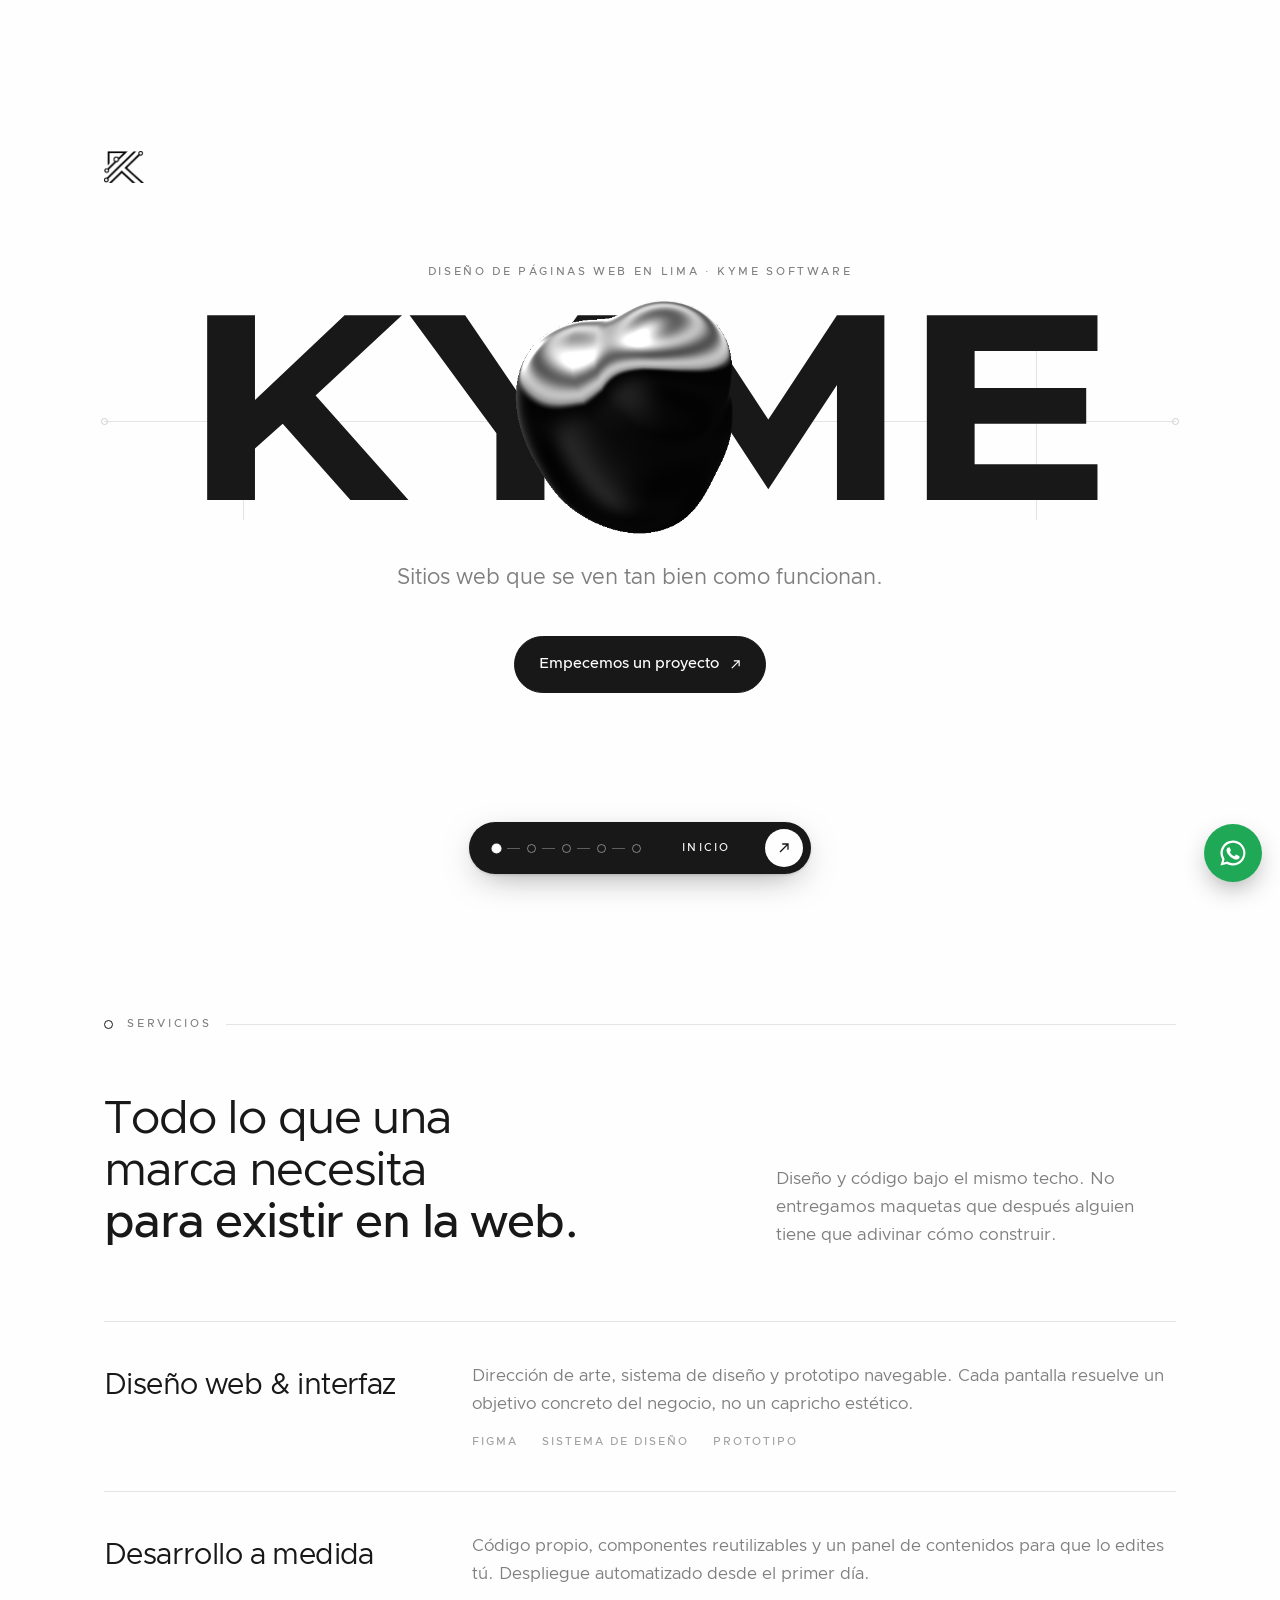
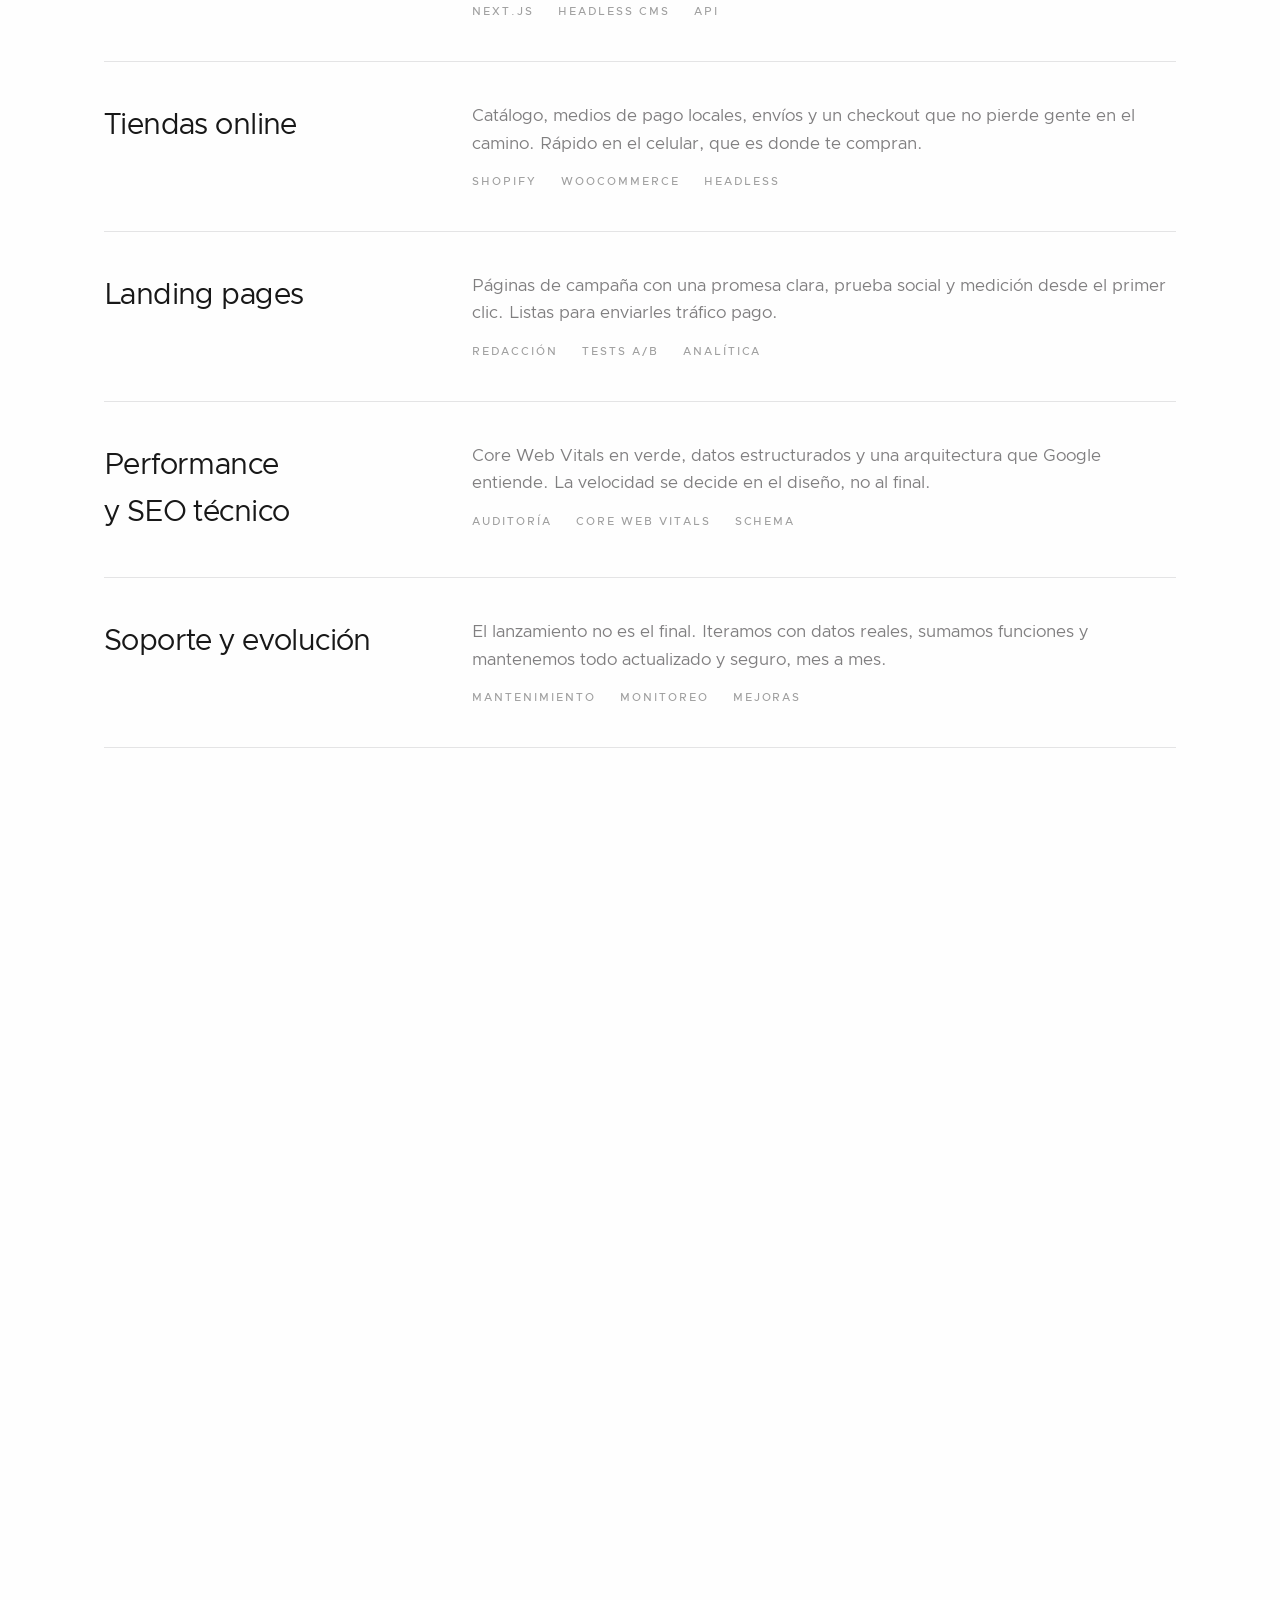
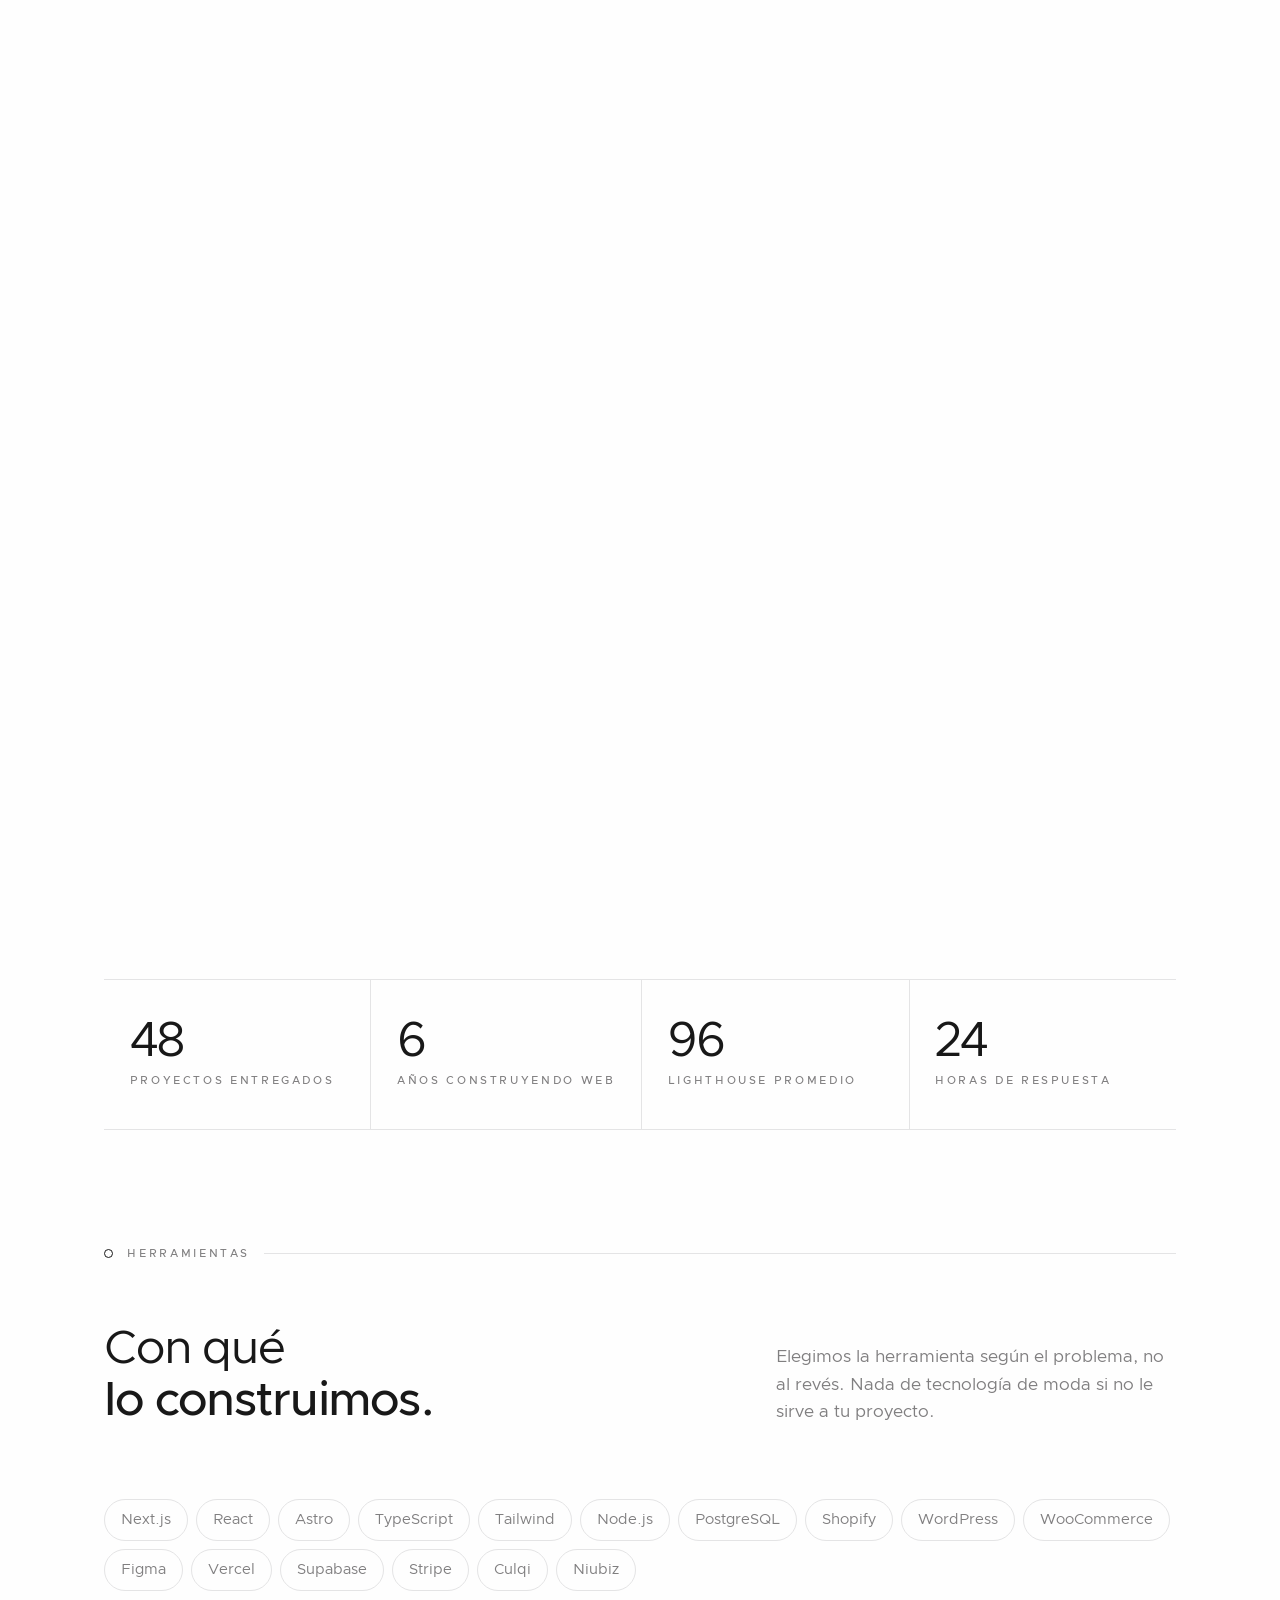
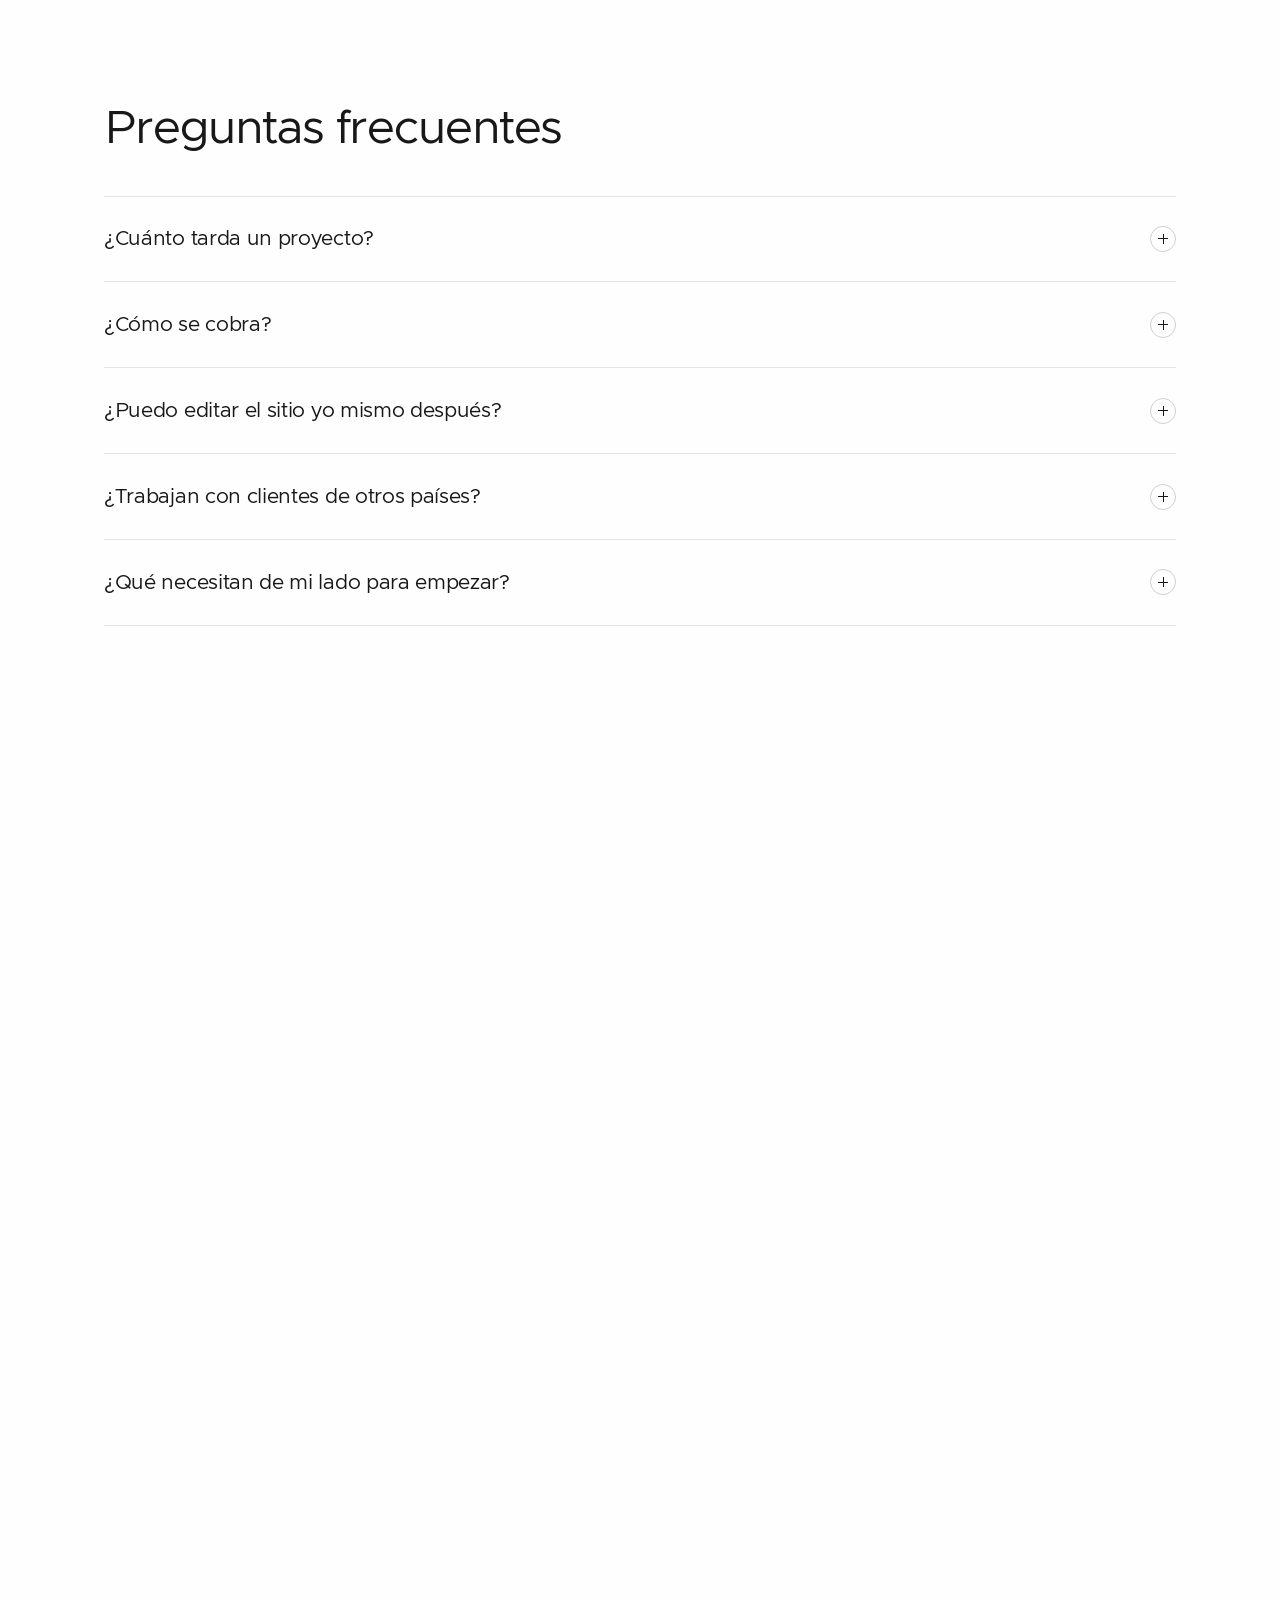
<file: index.html>
<!doctype html>
<html lang="es">
<head>
<meta charset="utf-8">
<meta name="viewport" content="width=device-width, initial-scale=1">
<meta name="google-site-verification" content="jt651zFvL0IyZdfEmACMiP1mPzysMC2Ct5fnDDLIXzU" />
<meta name="description" content="Diseño de páginas web en Lima: landing pages, webs para abogados, inmobiliarias y negocios, posicionamiento en Google Maps y sistemas a medida. Kyme Software, Los Olivos. WhatsApp 961 339 242.">
<meta name="author" content="Kyme Software">
<meta name="theme-color" content="#FEFEFE" media="(prefers-color-scheme: light)">
<meta name="theme-color" content="#181818" media="(prefers-color-scheme: dark)">
<link rel="canonical" href="https://kymesolutions.dpdns.org/">

<!-- ============ Open Graph — Facebook, WhatsApp, LinkedIn, Telegram ============
     La imagen DEBE ser una URL absoluta: los scrapers no resuelven rutas
     relativas. Si cambias og-image.png, sube el ?v= para que Facebook y
     WhatsApp suelten la copia vieja de su caché.
     Variante clara lista para usar: brand/og-image-light.png
     ========================================================================== -->
<meta property="og:type"        content="website">
<meta property="og:site_name"   content="Kyme Software">
<meta property="og:locale"      content="es_PE">
<meta property="og:url"         content="https://kymesolutions.dpdns.org/">
<meta property="og:title"       content="Kyme Software — Diseño y desarrollo web">
<meta property="og:description" content="Sitios web que se ven tan bien como funcionan. Diseño y código bajo el mismo techo, precio cerrado y sin plantillas.">
<meta property="og:image"       content="https://kymesolutions.dpdns.org/brand/og-image.png?v=1">
<meta property="og:image:secure_url" content="https://kymesolutions.dpdns.org/brand/og-image.png?v=1">
<meta property="og:image:type"   content="image/png">
<meta property="og:image:width"  content="1200">
<meta property="og:image:height" content="630">
<meta property="og:image:alt"    content="Logo de Kyme Software sobre fondo negro con el lema: sitios web que se ven tan bien como funcionan.">

<!-- ============ Twitter / X ============ -->
<meta name="twitter:card"        content="summary_large_image">
<meta name="twitter:title"       content="Kyme Software — Diseño y desarrollo web">
<meta name="twitter:description" content="Sitios web que se ven tan bien como funcionan. Diseño y código bajo el mismo techo, precio cerrado y sin plantillas.">
<meta name="twitter:image"       content="https://kymesolutions.dpdns.org/brand/og-image.png?v=1">
<meta name="twitter:image:alt"   content="Logo de Kyme Software.">

<link rel="apple-touch-icon" href="brand/favicon.png">
<link rel="icon" href="brand/favicon-light.png" media="(prefers-color-scheme: light)">
<link rel="icon" href="brand/favicon-dark.png"  media="(prefers-color-scheme: dark)">
<script>
/* Firefox y Safari respetan el atributo media de rel="icon", pero Chrome lo
   ignora y se queda con el último enlace. Así que dejamos un único icono
   resuelto a mano, y lo repintamos si el sistema cambia de tema en caliente. */
(function(){
  var mq = window.matchMedia("(prefers-color-scheme: dark)");
  var link = document.createElement("link");
  link.rel = "icon";
  function paint(){ link.href = mq.matches ? "brand/favicon-dark.png" : "brand/favicon-light.png"; }
  paint();
  var old = document.querySelectorAll('link[rel="icon"]');
  for (var i = 0; i < old.length; i++) old[i].parentNode.removeChild(old[i]);
  document.head.appendChild(link);
  if (mq.addEventListener) mq.addEventListener("change", paint);
  else if (mq.addListener) mq.addListener(paint);
})();
</script>
<!--ARTIFACT-START-->
<title>Diseño de páginas web en Lima | Kyme Software · Landing pages y sistemas a medida</title>
<style>
/* ==========================================================================
   KYME SOFTWARE
   Paleta tomada del logo: tinta #181818, gris #807F80, papel #FEFEFE.
   Sin colores de acento — el contraste lo dan la banda negra y el blanco.
   Tipografía: Clarity City (SIL OFL), incrustada como woff2.
   ========================================================================== */

@font-face{
  font-family: "Clarity City";
  font-style: normal;
  font-weight: 400;
  font-display: swap;
  src: url([data-uri]) format("woff2");
}
@font-face{
  font-family: "Clarity City";
  font-style: normal;
  font-weight: 500;
  font-display: swap;
  src: url([data-uri]) format("woff2");
}
@font-face{
  font-family: "Clarity City";
  font-style: normal;
  font-weight: 700;
  font-display: swap;
  src: url([data-uri]) format("woff2");
}

:root{
  color-scheme: light;

  /* Color — sólo valores del logo y neutros derivados de ellos */
  --paper:   #FEFEFE;
  --wash:    #F4F4F5;
  --rule:    #E4E4E5;
  --rule-2:  #CFCFD1;
  --grey-2:  #9F9F9F;
  --grey:    #807F80;
  --ink:     #181818;
  --ink-2:   #000000;

  /* Tipografía */
  --sans: "Clarity City", system-ui, -apple-system, "Segoe UI", Roboto, Helvetica, Arial, sans-serif;

  --t-display: clamp(1.5rem, 6.4vw, 3.9rem);
  --t-h2:      clamp(1.75rem, 3.7vw, 3rem);
  --t-h3:      clamp(1.3rem, 2.3vw, 1.85rem);
  --t-lead:    clamp(1.05rem, 1.35vw, 1.2rem);
  --t-body:    1.0625rem;
  --t-sm:      .9375rem;
  --t-label:   .6875rem;

  /* Layout */
  --gutter: clamp(1.25rem, 5vw, 4rem);
  --max: 1200px;
  --pad: clamp(4.5rem, 9vw, 8rem);

  --ease: cubic-bezier(.22,.66,.18,1);
}

*,*::before,*::after{ box-sizing: border-box; }

html{ -webkit-text-size-adjust: 100%; scroll-behavior: smooth; }

body{
  margin: 0;
  background: var(--paper);
  color: var(--ink);
  font-family: var(--sans);
  font-size: var(--t-body);
  font-weight: 400;
  line-height: 1.62;
  -webkit-font-smoothing: antialiased;
  -moz-osx-font-smoothing: grayscale;
  overflow-x: hidden;
}

img{ display: block; max-width: 100%; height: auto; }
a{ color: inherit; text-decoration: none; }
button{ font: inherit; color: inherit; }
h1,h2,h3,h4{ margin: 0; font-weight: 400; text-wrap: balance; }
p{ margin: 0; }

::selection{ background: var(--ink); color: var(--paper); }

.sr{
  position: absolute; width: 1px; height: 1px;
  padding: 0; margin: -1px; overflow: hidden;
  clip-path: inset(50%); white-space: nowrap; border: 0;
}

:focus-visible{
  outline: 2px solid var(--ink);
  outline-offset: 4px;
}

.wrap{
  width: 100%;
  max-width: var(--max);
  margin-inline: auto;
  padding-inline: var(--gutter);
}

/* ---------- Etiquetas ---------- */
.label{
  font-size: var(--t-label);
  font-weight: 500;
  letter-spacing: .24em;
  text-transform: uppercase;
  color: var(--grey);
  white-space: nowrap;
}

/* ---------- Marcador de sección ----------
   El círculo abierto sobre una línea es el motivo del propio logo. */
.marker{
  display: flex;
  align-items: center;
  gap: .9rem;
  margin-bottom: clamp(2.5rem, 5vw, 3.75rem);
}
.marker::before{
  content: "";
  width: 9px; height: 9px;
  border: 1.5px solid var(--ink);
  border-radius: 50%;
  flex: none;
}
.marker::after{
  content: "";
  height: 1px;
  background: var(--rule);
  flex: 1;
  transform: scaleX(0);
  transform-origin: left;
  transition: transform 1.1s var(--ease);
}
.marker.is-in::after{ transform: scaleX(1); }

/* ---------- Tipografía de secciones ---------- */
.display{
  font-size: var(--t-display);
  line-height: 1.04;
  letter-spacing: -.028em;
  font-weight: 400;
}
.h2{
  font-size: var(--t-h2);
  line-height: 1.1;
  letter-spacing: -.024em;
  font-weight: 400;
}
.h2 b{ font-weight: 500; }
.lead{
  font-size: var(--t-lead);
  line-height: 1.6;
  color: var(--grey);
  max-width: 54ch;
}
.body-grey{ color: var(--grey); }

/* ---------- Botones ---------- */
.btn{
  display: inline-flex;
  align-items: center;
  gap: .65rem;
  padding: .95rem 1.5rem;
  border-radius: 999px;
  border: 1px solid var(--ink);
  background: var(--ink);
  color: var(--paper);
  font-size: var(--t-sm);
  font-weight: 500;
  cursor: pointer;
  transition: background-color .4s var(--ease), color .4s var(--ease), border-color .4s var(--ease);
}
.btn:hover{ background: var(--ink-2); border-color: var(--ink-2); }
.btn svg{ width: 11px; height: 11px; flex: none; transition: transform .45s var(--ease); }
.btn:hover svg{ transform: translate(3px,-3px); }

.btn--line{
  background: transparent;
  color: var(--ink);
  border-color: var(--rule-2);
}
.btn--line:hover{ background: transparent; border-color: var(--ink); color: var(--ink); }

/* Invertido, para la banda negra */
.on-dark .btn{
  background: var(--paper);
  border-color: var(--paper);
  color: var(--ink);
}
.on-dark .btn:hover{ background: #fff; border-color: #fff; }

/* ---------- Enlace con subrayado que se dibuja ---------- */
.ulink{
  position: relative;
  padding-bottom: 2px;
}
.ulink::after{
  content: "";
  position: absolute;
  left: 0; bottom: 0;
  width: 100%; height: 1px;
  background: currentColor;
  transform: scaleX(0);
  transform-origin: right;
  transition: transform .5s var(--ease);
}
.ulink:hover::after{ transform: scaleX(1); transform-origin: left; }

/* ==========================================================================
   DOCK — la barra inferior. Reemplaza a la cabecera y, además, es la que
   pinta el fondo de las secciones que cambian de color: se expande desde
   su propia forma hasta ocupar la pantalla.
   ========================================================================== */
.dock{
  position: fixed;
  left: 0; right: 0;
  bottom: clamp(.9rem, 2.6vw, 1.6rem);
  margin-inline: auto;
  width: max-content;
  max-width: calc(100% - 2rem);
  z-index: 70;
  display: flex;
  flex-wrap: nowrap;
  align-items: center;
  gap: clamp(.7rem, 2vw, 1.15rem);
  padding: .45rem .45rem .45rem 1rem;
  border-radius: 999px;
  background: var(--ink);
  color: var(--paper);
  box-shadow: 0 10px 34px -12px rgba(24,24,24,.5), 0 1px 3px rgba(24,24,24,.14);
  transition: background-color .35s var(--ease), color .35s var(--ease), box-shadow .35s var(--ease);
  opacity: 0;
  animation: fade-up .9s var(--ease) 1.1s forwards;
}
/* Sobre la banda oscura la barra se invierte para seguir legible */
.dock.is-inverted{
  background: var(--paper);
  color: var(--ink);
  box-shadow: 0 10px 34px -12px rgba(0,0,0,.55);
}

/* Nodos: el motivo del isotipo convertido en navegación */
.dock-nodes{
  display: flex; align-items: center;
  margin: 0; padding: 0; list-style: none;
}
.dock-nodes li{ display: flex; align-items: center; }
.dock-nodes li + li::before{
  content: "";
  width: clamp(8px, 1.6vw, 13px); height: 1px;
  background: currentColor; opacity: .3;
}
.dock-node{
  display: grid; place-items: center;
  width: 22px; height: 30px;
}
.dock-node i{
  width: 9px; height: 9px;
  border: 1.5px solid currentColor;
  border-radius: 50%;
  opacity: .45;
  transition: opacity .4s var(--ease), background-color .4s var(--ease), transform .4s var(--ease);
}
.dock-node:hover i{ opacity: .85; }
.dock-node[aria-current="true"] i{
  opacity: 1;
  background: currentColor;
  transform: scale(1.12);
}

.dock-label{
  font-size: var(--t-label);
  font-weight: 500;
  letter-spacing: .2em;
  text-transform: uppercase;
  white-space: nowrap;
  min-width: 7.4em;
  text-align: center;
  transition: transform .24s var(--ease), opacity .24s var(--ease);
}
.dock-label.is-out{ transform: translateY(-5px); opacity: 0; }
@media (max-width: 430px){ .dock-label{ display: none; } }

.dock-cta{
  width: 38px; height: 38px;
  border-radius: 50%;
  display: grid; place-items: center;
  background: var(--paper);
  color: var(--ink);
  flex: none;
  transition: background-color .55s var(--ease), color .55s var(--ease), transform .4s var(--ease);
}
.dock.is-inverted .dock-cta{ background: var(--ink); color: var(--paper); }
.dock-cta:hover{ transform: translateY(-2px); }
.dock-cta svg{ width: 12px; height: 12px; }

/* ---------- Fondo que se expande desde el dock ----------
   Cada sección pinta su propia llegada: su fondo nace con la forma exacta
   del dock y se abre hasta inundar la pantalla, cubriendo a la anterior.
   Por eso ::before puede desbordar hacia arriba (--over).
   Sin JS o con movimiento reducido no hay recorte y pinta la sección entera. */
.section[data-morph],
.footer[data-morph]{ position: relative; background: transparent; }
[data-morph] > *{
  position: relative;
  z-index: 1;
  opacity: var(--tv, 1);   /* el contenido entra con su propio fondo */
}
[data-morph]::before{
  content: "";
  position: absolute;
  top: calc(-1 * var(--over, 0px));
  left: 0; right: 0; bottom: 0;
  z-index: 0;
  background: var(--morph-bg);
  opacity: var(--mo, 1);
}
/* Salida: al cruzar el borde inferior, el fondo queda colgando del dock y se
   recoge dentro de él justo cuando la barra vuelve a oscurecerse. */
[data-hang]::after{
  content: "";
  position: absolute;
  top: 100%;
  left: 0; right: 0;
  height: var(--hh, 0px);
  z-index: 0;
  background: var(--morph-bg);
  opacity: var(--ho, 0);
  clip-path: inset(0 var(--ux, 0px) 0 var(--ux, 0px) round 0 0 var(--ur, 0px) var(--ur, 0px));
}
.js [data-morph]::before{
  clip-path: inset(var(--ct,0px) var(--cx,0px) var(--cb,0px) var(--cx,0px) round var(--cr,0px));
}

/* ==========================================================================
   HERO
   ========================================================================== */
.hero{
  position: relative;
  min-height: 100svh;
  display: flex;
  align-items: center;
  padding-top: clamp(4.5rem, 9vw, 7rem);
  padding-bottom: clamp(6rem, 10vw, 8rem);
}
.hero > .wrap{ width: 100%; }
.mark-tl{
  position: absolute;
  top: clamp(-2.5rem, -4vw, -1.5rem);
  left: var(--gutter);
}
@keyframes fade-up{
  from{ opacity: 0; transform: translateY(16px); }
  to  { opacity: 1; transform: none; }
}

/* ---------- Hero: el objeto es el protagonista ---------- */
.hero .wrap{ position: relative; }

.mark-tl{ display: block; }
.mark-tl img{ width: clamp(30px, 3.4vw, 40px); }

.hero-center{
  display: grid;
  justify-items: center;
  text-align: center;
  gap: clamp(1.5rem, 3.5vw, 2.5rem);
  padding-top: clamp(2rem, 6vw, 4.5rem);
}
.hero-eyebrow{ white-space: normal; }

/* La pieza: tipografía enorme al fondo, cristal encima */
/* Retícula decorativa: hairlines y los círculos abiertos del isotipo */
.hero-deco{ position: absolute; inset: 0; z-index: 0; pointer-events: none; }
.hero-deco .dh{
  position: absolute; left: 0; right: 0; top: 50%;
  height: 1px; background: var(--rule);
  transform: scaleX(0); transform-origin: center;
  animation: draw-x 1.4s var(--ease) .5s forwards;
}
.hero-deco .dh::before,
.hero-deco .dh::after{
  content: ""; position: absolute; top: 50%;
  width: 7px; height: 7px; margin-top: -4px;
  border: 1px solid var(--rule-2); border-radius: 50%;
}
.hero-deco .dh::before{ left: -3px; }
.hero-deco .dh::after{ right: -3px; }
.hero-deco .dv{
  position: absolute; top: 6%; bottom: 6%;
  width: 1px; background: var(--rule);
  transform: scaleY(0); transform-origin: top;
  animation: draw-y 1.2s var(--ease) .75s forwards;
}
.hero-deco .dv--l{ left: 13%; }
.hero-deco .dv--r{ right: 13%; }
@keyframes draw-x{ to{ transform: scaleX(1); } }
@keyframes draw-y{ to{ transform: scaleY(1); } }
@media (max-width: 720px){ .hero-deco .dv{ display: none; } }

.megatype{ z-index: 1; }

.hero-piece{
  position: relative;
  width: 100%;
  display: grid;
  place-items: center;
  margin-block: clamp(-1rem, -1vw, 0rem);
}
.megatype{
  position: relative;
  z-index: 0;
  font-size: clamp(3.4rem, 21vw, 17rem);
  font-weight: 700;
  letter-spacing: -.045em;
  line-height: .84;
  transform: scaleX(1.2);          /* alargadas en horizontal */
  transform-origin: center;
  margin: 0;
  color: var(--ink);
  user-select: none;
}
.hero-stage{
  position: absolute;
  z-index: 2;
  top: 50%; left: 50%;
  transform: translate(-50%, -50%);
  width: min(66%, 520px);
  aspect-ratio: 1 / 1;
  pointer-events: none;
}
@media (min-width: 720px){ .hero-stage{ width: min(50%, 540px); } }
.hero-stage canvas{ display: block; width: 100%; height: 100%; }

.hero-line{
  font-size: clamp(1.05rem, 1.7vw, 1.35rem);
  color: var(--grey);
  max-width: 34ch;
}

/* ==========================================================================
   SECCIONES
   ========================================================================== */
.section{ padding-block: var(--pad); }
.section--paper{ --morph-bg: var(--paper); }
.section--wash{ background: var(--wash); --morph-bg: var(--wash); }

.head{
  display: grid;
  gap: 1.5rem;
  margin-bottom: clamp(3rem, 6vw, 4.5rem);
}
@media (min-width: 940px){
  .head{ grid-template-columns: minmax(0,1fr) minmax(0,25rem); gap: 4rem; align-items: end; }
}

/* ---------- Servicios: filas, no tarjetas ---------- */
.svc{
  border-top: 1px solid var(--rule);
  padding-block: clamp(1.75rem, 3.2vw, 2.5rem);
  display: grid;
  gap: 1rem;
  position: relative;
  transition: padding-left .5s var(--ease);
}
.svc:last-of-type{ border-bottom: 1px solid var(--rule); }
@media (min-width: 880px){
  .svc{
    grid-template-columns: minmax(0,19rem) minmax(0,1fr);
    gap: clamp(2rem, 5vw, 4.5rem);
    align-items: start;
  }
  .svc:hover{ padding-left: 1.25rem; }
}
/* El círculo del logo aparece al pasar el cursor */
.svc::before{
  content: "";
  position: absolute;
  left: 0;
  top: calc(clamp(1.75rem, 3.2vw, 2.5rem) + .6em);
  width: 8px; height: 8px;
  border: 1.5px solid var(--ink);
  border-radius: 50%;
  opacity: 0;
  transform: translateX(-8px);
  transition: opacity .4s var(--ease), transform .5s var(--ease);
}
@media (min-width: 880px){
  .svc:hover::before{ opacity: 1; transform: none; }
}
.svc h3{
  font-size: var(--t-h3);
  letter-spacing: -.02em;
  font-weight: 400;
}
.svc-body{ display: grid; gap: 1rem; }
.svc p{ color: var(--grey); max-width: 58ch; }
.svc ul{
  display: flex; flex-wrap: wrap;
  gap: .4rem 1.5rem;
  margin: 0; padding: 0;
  list-style: none;
}
.svc ul li{
  font-size: var(--t-label);
  font-weight: 500;
  letter-spacing: .18em;
  text-transform: uppercase;
  color: var(--grey-2);
}

/* ==========================================================================
   PROCESO — la única banda negra del sitio
   ========================================================================== */
.on-dark{
  --morph-bg: var(--ink);
  background: var(--ink);
  color: var(--paper);
}
.on-dark .lead,
.on-dark .body-grey{ color: rgba(254,254,254,.62); }
.on-dark .label{ color: rgba(254,254,254,.55); }
.on-dark .marker::before{ border-color: var(--paper); }
.on-dark .marker::after{ background: rgba(254,254,254,.18); }

.steps{ display: grid; }
.step{
  border-top: 1px solid rgba(254,254,254,.16);
  padding-block: clamp(2rem, 4vw, 3rem);
  display: grid;
  gap: 1rem;
}
.step:last-child{ border-bottom: 1px solid rgba(254,254,254,.16); }
@media (min-width: 880px){
  .step{
    grid-template-columns: 4.5rem minmax(0,16rem) minmax(0,1fr);
    gap: clamp(1.5rem, 4vw, 3.5rem);
    align-items: start;
  }
}
.step-n{
  font-size: var(--t-label);
  font-weight: 500;
  letter-spacing: .2em;
  color: rgba(254,254,254,.5);
  font-variant-numeric: tabular-nums;
  padding-top: .45em;
}
.step h3{
  font-size: var(--t-h3);
  letter-spacing: -.02em;
  font-weight: 400;
}
.step p{ color: rgba(254,254,254,.62); max-width: 56ch; }



/* ==========================================================================
   TRABAJO
   ========================================================================== */
.works{ display: grid; gap: clamp(3.5rem, 7vw, 6rem); }
.work{
  display: grid;
  gap: clamp(1.5rem, 3vw, 2.5rem);
  align-items: center;
}
@media (min-width: 900px){
  .work{ grid-template-columns: minmax(0,1.25fr) minmax(0,1fr); gap: clamp(3rem, 6vw, 5rem); }
  /* En las pares la captura pasa a la derecha, pero conserva la columna ancha
     para que todas las capturas midan igual. */
  .work:nth-child(even){ grid-template-columns: minmax(0,1fr) minmax(0,1.25fr); }
  .work:nth-child(even) .shot{ order: 2; }
}
.shot{
  background: var(--wash);
  border: 1px solid var(--rule);
  aspect-ratio: 4 / 3;
  padding: clamp(1.25rem, 2.5vw, 2rem);
  display: grid;
  align-content: start;
  gap: .8rem;
  overflow: hidden;
  transition: border-color .5s var(--ease);
}
.work:hover .shot{ border-color: var(--rule-2); }
.chrome{
  display: flex; align-items: center; gap: .35rem;
  padding-bottom: .9rem;
  border-bottom: 1px solid var(--rule);
  margin-bottom: .4rem;
}
.chrome b{
  width: 6px; height: 6px; border-radius: 50%;
  border: 1px solid var(--rule-2);
  display: block;
}
.chrome span{
  margin-left: .5rem;
  font-size: 10px;
  letter-spacing: .12em;
  color: var(--grey-2);
}
/* Variante con captura real del sitio */
.shot--photo{ grid-template-rows: auto 1fr; align-content: stretch; }
.shot--photo .chrome{ margin-bottom: 0; }
.shot-img{
  width: 100%; height: 100%;
  display: block;
  object-fit: cover;
  object-position: top center;
  background: var(--rule);
  transition: transform .7s var(--ease);
}
.work:hover .shot-img{ transform: scale(1.02); }
@media (prefers-reduced-motion: reduce){
  .shot-img{ transition: none; }
  .work:hover .shot-img{ transform: none; }
}

/* Variante con video del recorrido */
.shot--video{ aspect-ratio: auto; }
.vid-wrap{ position: relative; aspect-ratio: 16 / 9; background: #111; overflow: hidden; }
.shot-video{ width: 100%; height: 100%; display: block; object-fit: cover; }
.snd{
  position: absolute; right: .8rem; bottom: .8rem;
  display: inline-flex; align-items: center; gap: .45rem;
  padding: .5rem .9rem .5rem .7rem; border: 0; border-radius: 999px;
  background: rgba(15,15,15,.72); color: #fff; font: inherit; font-size: 12px; letter-spacing: .04em;
  backdrop-filter: blur(6px); -webkit-backdrop-filter: blur(6px); cursor: pointer;
  transition: background .3s var(--ease), transform .3s var(--ease);
}
.snd:hover{ background: rgba(15,15,15,.9); transform: translateY(-1px); }
.snd svg{ width: 16px; height: 16px; }
.snd .on{ display: none; }
.snd[aria-pressed="true"] .on{ display: inline; }
.snd[aria-pressed="true"] .off{ display: none; }
.work-private{ font-size: var(--t-label); letter-spacing: .14em; text-transform: uppercase; color: var(--grey-2); }

.skel{ display: grid; gap: .55rem; }
.skel i{ display: block; height: 8px; background: var(--rule); border-radius: 1px; }
.skel i.big{ height: 22px; width: 62%; background: var(--rule-2); }
.skel i.ink{ height: 20px; width: 30%; background: var(--ink); border-radius: 999px; }
.skel .row{ display: grid; grid-template-columns: repeat(3,1fr); gap: .55rem; margin-top: .5rem; }
.skel .row i{ height: 46px; background: transparent; border: 1px solid var(--rule); }

.work-body{ display: grid; gap: 1rem; align-content: center; }
.work-body h3{ font-size: var(--t-h3); letter-spacing: -.02em; }
.work-body p{ color: var(--grey); max-width: 46ch; }
.work-metric{
  display: flex; align-items: baseline; gap: .6rem;
  font-variant-numeric: tabular-nums;
}
.work-metric b{ font-weight: 500; font-size: 1.25rem; letter-spacing: -.02em; }
.work-metric span{ font-size: var(--t-label); letter-spacing: .18em; text-transform: uppercase; color: var(--grey); }

.work-link{
  display: inline-flex;
  align-items: center;
  gap: .5rem;
  justify-self: start;
  padding-bottom: .3rem;
  border-bottom: 1px solid var(--rule-2);
  font-size: var(--t-sm);
  font-weight: 500;
  color: var(--ink);
  transition: border-color .4s var(--ease);
}
.work-link:hover{ border-color: var(--ink); }
.work-link svg{ width: 11px; height: 11px; flex: none; transition: transform .45s var(--ease); }
.work-link:hover svg{ transform: translate(3px,-3px); }

/* ==========================================================================
   NÚMEROS
   ========================================================================== */
.stats{
  display: grid;
  gap: 1px;
  background: var(--rule);
  border-block: 1px solid var(--rule);
}
@media (min-width: 620px){ .stats{ grid-template-columns: repeat(2,1fr); } }
@media (min-width: 960px){ .stats{ grid-template-columns: repeat(4,1fr); } }
.stat{
  background: var(--paper);
  padding: clamp(1.75rem, 3vw, 2.5rem) clamp(1.25rem, 2vw, 2rem);
  display: grid; gap: .4rem;
}
.stat b{
  font-size: clamp(2.25rem, 4.2vw, 3rem);
  font-weight: 400;
  letter-spacing: -.04em;
  line-height: 1;
  font-variant-numeric: tabular-nums;
}

/* ==========================================================================
   HERRAMIENTAS
   ========================================================================== */
.stack{ display: flex; flex-wrap: wrap; gap: .5rem; }
.stack span{
  border: 1px solid var(--rule);
  border-radius: 999px;
  padding: .5rem 1rem;
  font-size: var(--t-sm);
  color: var(--grey);
  transition: border-color .4s var(--ease), color .4s var(--ease);
}
.stack span:hover{ border-color: var(--ink); color: var(--ink); }

/* ==========================================================================
   FAQ
   ========================================================================== */
.faq details{ border-top: 1px solid var(--rule); }
.faq details:last-of-type{ border-bottom: 1px solid var(--rule); }
.faq summary{
  list-style: none;
  cursor: pointer;
  padding: 1.6rem 3.5rem 1.6rem 0;
  position: relative;
  font-size: clamp(1.05rem, 1.7vw, 1.3rem);
  letter-spacing: -.015em;
  transition: color .35s var(--ease);
}
.faq summary::-webkit-details-marker{ display: none; }
.faq summary:hover{ color: var(--grey); }
/* Círculo abierto con un signo dentro — otra vez el nodo del logo */
.faq summary::before{
  content: "";
  position: absolute;
  right: 0; top: 50%;
  width: 26px; height: 26px;
  margin-top: -13px;
  border: 1px solid var(--rule-2);
  border-radius: 50%;
  transition: border-color .35s var(--ease);
}
.faq summary::after{
  content: "";
  position: absolute;
  right: 6px; top: 50%;
  width: 14px; height: 14px;
  margin-top: -7px;
  background:
    linear-gradient(var(--ink),var(--ink)) center/10px 1px no-repeat,
    linear-gradient(var(--ink),var(--ink)) center/1px 10px no-repeat;
  transition: transform .45s var(--ease);
}
.faq summary:hover::before{ border-color: var(--ink); }
.faq details[open] summary::after{ transform: rotate(135deg); }
.faq-body{
  display: grid;
  grid-template-rows: 0fr;
  transition: grid-template-rows .5s var(--ease);
}
.faq details[open] .faq-body{ grid-template-rows: 1fr; }
.faq-body > div{ overflow: hidden; }
.faq-body p{
  color: var(--grey);
  max-width: 62ch;
  padding-bottom: 1.75rem;
}

/* ==========================================================================
   CONTACTO
   ========================================================================== */
.contact{ display: grid; gap: clamp(3rem, 6vw, 4.5rem); }
@media (min-width: 940px){
  .contact{ grid-template-columns: minmax(0,1fr) minmax(0,27rem); gap: clamp(4rem, 8vw, 6rem); }
}
.channels{ display: grid; margin-top: 2.5rem; }
.channel{
  border-top: 1px solid var(--rule);
  padding-block: 1.15rem;
  display: flex; align-items: center; justify-content: space-between;
  gap: 1rem;
  transition: padding-left .45s var(--ease);
}
.channel:last-child{ border-bottom: 1px solid var(--rule); }
.channel:hover{ padding-left: .6rem; }
.channel b{ font-weight: 400; }
.channel .label{ display: block; margin-bottom: .15rem; }
.channel svg{ width: 11px; height: 11px; color: var(--grey-2); transition: transform .45s var(--ease), color .45s var(--ease); }
.channel:hover svg{ transform: translate(3px,-3px); color: var(--ink); }

.form{ display: grid; gap: 1.25rem; }
.field{ display: grid; gap: .55rem; }
.field input,
.field textarea,
.field select{
  font-family: inherit;
  font-size: var(--t-sm);
  color: var(--ink);
  background: transparent;
  border: 0;
  border-bottom: 1px solid var(--rule-2);
  border-radius: 0;
  padding: .7rem 0;
  transition: border-color .4s var(--ease);
  width: 100%;
}
.field textarea{ resize: vertical; min-height: 100px; }
.field input:focus,
.field textarea:focus,
.field select:focus{
  border-bottom-color: var(--ink);
  outline: none;
}
.field input::placeholder,
.field textarea::placeholder{ color: var(--grey-2); }
.form .btn{ justify-content: center; margin-top: .5rem; }
.form .note{ font-size: var(--t-label); letter-spacing: .12em; text-transform: uppercase; color: var(--grey-2); transition: color .3s ease; }
/* La nota bajo el botón hace de acuse de recibo: enviando, enviado o falló.
   No hay color de acento en la marca, así que el estado lo da el contraste. */
.form .note[data-estado="ok"]{ color: var(--ink); }
.form .note[data-estado="error"]{ color: var(--ink); text-transform: none; letter-spacing: .01em; }
.form .btn[disabled]{ opacity: .5; pointer-events: none; }

/* ==========================================================================
   FOOTER
   ========================================================================== */
.footer{
  background: var(--paper);
  --morph-bg: var(--paper);
  padding-block: clamp(3.5rem, 7vw, 5rem) clamp(5.5rem, 9vw, 6.5rem);
}
.footer-top{
  display: grid;
  gap: 2.5rem;
  padding-bottom: 3rem;
  border-bottom: 1px solid var(--rule);
}
@media (min-width: 820px){
  .footer-top{ grid-template-columns: 1.5fr 1fr 1fr; gap: 3rem; }
}
.footer-brand img{ width: 88px; margin-bottom: 1.5rem; }
.footer-col{ display: grid; gap: .65rem; align-content: start; }
.footer-col h4{
  font-size: var(--t-label);
  font-weight: 500;
  letter-spacing: .24em;
  text-transform: uppercase;
  color: var(--grey-2);
  margin-bottom: .5rem;
}
.footer-col a{ color: var(--grey); font-size: var(--t-sm); width: fit-content; transition: color .35s var(--ease); }
.footer-col a:hover{ color: var(--ink); }
.footer-bottom{
  padding-top: 1.75rem;
  display: flex; flex-wrap: wrap; gap: .75rem 2rem;
  align-items: center; justify-content: space-between;
}

/* ==========================================================================
   REVEAL
   ========================================================================== */
.js .reveal{
  opacity: 0;
  transform: translateY(18px);
  transition: opacity .9s var(--ease), transform .9s var(--ease);
  transition-delay: var(--d, 0ms);
}
.js .reveal.is-in{ opacity: 1; transform: none; }

/* ==========================================================================
   MOVIMIENTO REDUCIDO
   ========================================================================== */
@media (prefers-reduced-motion: reduce){
  html{ scroll-behavior: auto; }
  *,*::before,*::after{
    animation-duration: .001ms !important;
    animation-delay: 0ms !important;
    transition-duration: .001ms !important;
  }
  .js .reveal{ opacity: 1; transform: none; }
  
  
  .hero-top .line,
  .marker::after{ transform: scaleX(1); }
  .dock{ opacity: 1; }
  .js [data-morph]::before{ clip-path: none; }
}
</style>

<!-- Datos estructurados: así Google sabe qué logo, qué correo y qué servicios
     mostrar en el panel de la derecha cuando alguien busque "Kyme Software". -->
<script type="application/ld+json">
{
  "@context": "https://schema.org",
  "@type": "ProfessionalService",
  "@id": "https://kymesolutions.dpdns.org/#kyme",
  "name": "Kyme Software",
  "alternateName": "Kyme",
  "url": "https://kymesolutions.dpdns.org/",
  "logo": "https://kymesolutions.dpdns.org/brand/kyme-lockup.png",
  "image": "https://kymesolutions.dpdns.org/brand/og-image.png",
  "email": "kymesolutions@gmail.com",
  "telephone": "+51961339242",
  "description": "Diseño de páginas web en Lima: landing pages, webs para inmobiliarias, abogados y negocios, tiendas online y sistemas a medida. Los Olivos, Lima.",
  "slogan": "Sitios web que se ven tan bien como funcionan.",
  "priceRange": "$$",
  "address": { "@type": "PostalAddress", "streetAddress": "Calle 7 Mz. C Lt. 32", "addressLocality": "Los Olivos", "addressRegion": "Lima", "postalCode": "15011", "addressCountry": "PE" },
  "areaServed": [
    { "@type": "City", "name": "Lima" },
    { "@type": "Country", "name": "Perú" },
    { "@type": "Place",   "name": "Latinoamérica" },
    { "@type": "Country", "name": "España" }
  ],
  "knowsLanguage": "es",
  "sameAs": ["https://www.facebook.com/profile.php?id=61593620645270", "https://www.instagram.com/kymesoftware/"],
  "contactPoint": { "@type": "ContactPoint", "telephone": "+51961339242", "contactType": "sales", "availableLanguage": "es" },
  "hasOfferCatalog": {
    "@type": "OfferCatalog",
    "name": "Servicios",
    "itemListElement": [
      { "@type": "Offer", "itemOffered": { "@type": "Service", "name": "Diseño web e interfaz" } },
      { "@type": "Offer", "itemOffered": { "@type": "Service", "name": "Desarrollo web a medida" } },
      { "@type": "Offer", "itemOffered": { "@type": "Service", "name": "Tiendas online" } },
      { "@type": "Offer", "itemOffered": { "@type": "Service", "name": "Landing pages" } },
      { "@type": "Offer", "itemOffered": { "@type": "Service", "name": "Performance y SEO técnico" } },
      { "@type": "Offer", "itemOffered": { "@type": "Service", "name": "Soporte y evolución" } }
    ]
  }
}
</script>
<script type="application/ld+json">
{
 "@context": "https://schema.org",
 "@type": "FAQPage",
 "mainEntity": [
  {
   "@type": "Question",
   "name": "¿Cuánto tarda un proyecto?",
   "acceptedAnswer": {
    "@type": "Answer",
    "text": "Una landing page toma entre 2 y 3 semanas. Un sitio institucional, de 4 a 6. Un e-commerce o una aplicación web, de 8 a 12 semanas según el alcance. En la etapa de descubrimiento cerramos un cronograma con fechas concretas y lo cumplimos."
   }
  },
  {
   "@type": "Question",
   "name": "¿Cómo se cobra?",
   "acceptedAnswer": {
    "@type": "Answer",
    "text": "Precio cerrado por proyecto, nunca por hora: sabes desde el principio cuánto vas a pagar. Se divide en tres pagos — 40 % al iniciar, 30 % al aprobar el diseño y 30 % al lanzar. El mantenimiento mensual es opcional y se cotiza aparte."
   }
  },
  {
   "@type": "Question",
   "name": "¿Puedo editar el sitio yo mismo después?",
   "acceptedAnswer": {
    "@type": "Answer",
    "text": "Sí. Todos nuestros sitios incluyen un panel de contenidos y una capacitación grabada de una hora para tu equipo. Puedes cambiar textos, imágenes, productos y publicar novedades sin escribir código ni llamarnos."
   }
  },
  {
   "@type": "Question",
   "name": "¿Trabajan con clientes de otros países?",
   "acceptedAnswer": {
    "@type": "Answer",
    "text": "Trabajamos 100 % en remoto con marcas de toda Latinoamérica y España. Nos organizamos con reuniones semanales en tu huso horario y un canal compartido para el día a día."
   }
  },
  {
   "@type": "Question",
   "name": "¿Qué necesitan de mi lado para empezar?",
   "acceptedAnswer": {
    "@type": "Answer",
    "text": "Media hora de charla y acceso a lo que ya tengas: logo, textos, fotos, analítica. Si falta material lo resolvemos nosotros — trabajamos con redacción y fotografía de producto cuando el proyecto lo pide."
   }
  }
 ]
}
</script>
</head>
<body>
<script>document.documentElement.classList.add("js");</script>

<nav class="dock" id="dock" aria-label="Navegación del sitio">
  <ul class="dock-nodes">
    <li><a class="dock-node" href="#inicio"    data-name="Inicio"><i></i><span class="sr">Inicio</span></a></li>
    <li><a class="dock-node" href="#servicios" data-name="Servicios"><i></i><span class="sr">Servicios</span></a></li>
    <li><a class="dock-node" href="#proceso"   data-name="Proceso"><i></i><span class="sr">Proceso</span></a></li>
    <li><a class="dock-node" href="#trabajo"   data-name="Trabajo"><i></i><span class="sr">Trabajo</span></a></li>
    <li><a class="dock-node" href="#contacto"  data-name="Contacto"><i></i><span class="sr">Contacto</span></a></li>
  </ul>

  <span class="dock-label" id="dockLabel" aria-live="polite">Inicio</span>

  <a class="dock-cta" href="#contacto" aria-label="Empecemos un proyecto"><svg viewBox="0 0 12 12" fill="none" aria-hidden="true"><path d="M2 10 L10 2 M4.2 2H10v5.8" stroke="currentColor" stroke-width="1.3"/></svg></a>
</nav>

<main id="top">

  <!-- ============================== HERO ============================== -->
  <section class="hero" id="inicio">
    <div class="wrap">

      <a class="mark-tl" href="#inicio" aria-label="Kyme Software, inicio">
        <img src="[data-uri]" alt="Kyme Software" width="330" height="263">
      </a>

      <div class="hero-center">
        <h1 class="label hero-eyebrow">Diseño de páginas web en Lima · Kyme Software</h1>

        <div class="hero-piece">
          <div class="hero-deco" aria-hidden="true">
            <span class="dh"></span>
            <span class="dv dv--l"></span>
            <span class="dv dv--r"></span>
          </div>
          <p class="megatype" aria-hidden="true">KYME</p>
          <div class="hero-stage" id="stage">
            <canvas id="gl" aria-hidden="true"></canvas>
          </div>
        </div>

        <p class="hero-line">Sitios web que se ven tan bien como funcionan.</p>

        <a class="btn" href="#contacto">
          Empecemos un proyecto
          <svg viewBox="0 0 12 12" fill="none" aria-hidden="true"><path d="M2 10 L10 2 M4.2 2H10v5.8" stroke="currentColor" stroke-width="1.3"/></svg>
        </a>
      </div>

    </div>
  </section>

  <!-- ============================== SERVICIOS ============================== -->
  <section class="section" id="servicios">
    <div class="wrap">
      <div class="marker"><span class="label">Servicios</span></div>

      <div class="head">
        <h2 class="h2 reveal">
          Todo lo que una marca necesita<br>
          <b>para existir en la web.</b>
        </h2>
        <p class="lead reveal" style="--d:100ms">
          Diseño y código bajo el mismo techo. No entregamos maquetas
          que después alguien tiene que adivinar cómo construir.
        </p>
      </div>

      <div>
        <article class="svc reveal">
          <h3>Diseño web &amp; interfaz</h3>
          <div class="svc-body">
            <p>Dirección de arte, sistema de diseño y prototipo navegable. Cada pantalla resuelve un objetivo concreto del negocio, no un capricho estético.</p>
            <ul><li>Figma</li><li>Sistema de diseño</li><li>Prototipo</li></ul>
          </div>
        </article>

        <article class="svc reveal">
          <h3>Desarrollo a medida</h3>
          <div class="svc-body">
            <p>Código propio, componentes reutilizables y un panel de contenidos para que lo edites tú. Despliegue automatizado desde el primer día.</p>
            <ul><li>Next.js</li><li>Headless CMS</li><li>API</li></ul>
          </div>
        </article>

        <article class="svc reveal">
          <h3>Tiendas online</h3>
          <div class="svc-body">
            <p>Catálogo, medios de pago locales, envíos y un checkout que no pierde gente en el camino. Rápido en el celular, que es donde te compran.</p>
            <ul><li>Shopify</li><li>WooCommerce</li><li>Headless</li></ul>
          </div>
        </article>

        <article class="svc reveal">
          <h3>Landing pages</h3>
          <div class="svc-body">
            <p>Páginas de campaña con una promesa clara, prueba social y medición desde el primer clic. Listas para enviarles tráfico pago.</p>
            <ul><li>Redacción</li><li>Tests A/B</li><li>Analítica</li></ul>
          </div>
        </article>

        <article class="svc reveal">
          <h3>Performance y SEO técnico</h3>
          <div class="svc-body">
            <p>Core Web Vitals en verde, datos estructurados y una arquitectura que Google entiende. La velocidad se decide en el diseño, no al final.</p>
            <ul><li>Auditoría</li><li>Core Web Vitals</li><li>Schema</li></ul>
          </div>
        </article>

        <article class="svc reveal">
          <h3>Soporte y evolución</h3>
          <div class="svc-body">
            <p>El lanzamiento no es el final. Iteramos con datos reales, sumamos funciones y mantenemos todo actualizado y seguro, mes a mes.</p>
            <ul><li>Mantenimiento</li><li>Monitoreo</li><li>Mejoras</li></ul>
          </div>
        </article>
      </div>
    </div>
  </section>

  <!-- ============================== PROCESO ============================== -->
  <section class="section on-dark" id="proceso" data-morph data-hang data-tone="dark">
    <div class="wrap">
      <div class="marker"><span class="label">Proceso</span></div>

      <div class="head">
        <h2 class="h2 reveal">Cuatro etapas,<br><b>cero sorpresas.</b></h2>
        <p class="lead reveal" style="--d:100ms">
          Sabes en qué punto está tu proyecto todo el tiempo: un entregable
          por etapa y una reunión para aprobarlo antes de seguir.
        </p>
      </div>

      <div class="steps">
        <article class="step reveal">
          <span class="step-n">01</span>
          <h3>Descubrimiento</h3>
          <p>Una semana de inmersión: objetivos, competencia, quién compra y por qué. Salimos con un mapa del sitio, el alcance cerrado y un presupuesto sin letra chica.</p>
        </article>

        <article class="step reveal">
          <span class="step-n">02</span>
          <h3>Diseño</h3>
          <p>Primero una pantalla clave para acordar el tono. Después el sistema completo: tipografía, color, componentes y estados. Lo ves navegable antes de escribir una línea de código.</p>
        </article>

        <article class="step reveal">
          <span class="step-n">03</span>
          <h3>Desarrollo</h3>
          <p>Maquetado responsive, animaciones, integraciones y carga de contenido real. Publicamos en un entorno de prueba desde el día uno para que sigas el avance.</p>
        </article>

        <article class="step reveal">
          <span class="step-n">04</span>
          <h3>Lanzamiento</h3>
          <p>Auditoría de performance, SEO y accesibilidad, migración de dominio y capacitación para que puedas editarlo. Después seguimos midiendo y mejorando.</p>
        </article>
      </div>
    </div>
  </section>

  <!-- ============================== TRABAJO ==============================
       Casos reales, con enlace al sitio en producción.
       Las maquetas son CSS puro; si tienes capturas, cambia el bloque
       .shot por <img src="..." alt="...">.
  -->
  <section class="section section--paper" id="trabajo" data-morph data-tone="light">
    <div class="wrap">
      <div class="marker"><span class="label">Trabajo</span></div>

      <div class="head">
        <h2 class="h2 reveal">Proyectos<br><b>recientes.</b></h2>
        <p class="lead reveal" style="--d:100ms">
          Recorridos reales de cada proyecto, en computadora y en celular.
          Dale a «Escuchar» para verlos con la explicación.
        </p>
      </div>

      <div class="works">
        <article class="work reveal">
          <div class="shot shot--photo shot--video">
            <div class="chrome" aria-hidden="true"><b></b><b></b><b></b><span>puertoplatabay.com</span></div>
            <div class="vid-wrap">
              <video class="shot-video" src="work/video/ppb.mp4" poster="work/video/ppb.jpg" width="1280" height="720"
                     muted loop playsinline preload="none" aria-label="Video del proyecto Resort y residencias frente al mar: recorrido de la web."></video>
              <button class="snd" type="button" aria-pressed="false">
                <svg viewBox="0 0 24 24" aria-hidden="true"><path d="M4 9v6h4l5 4V5L8 9H4z" fill="currentColor"/><path class="on" d="M16 8.5a5 5 0 0 1 0 7M18.5 6a8.5 8.5 0 0 1 0 12" stroke="currentColor" stroke-width="1.6" fill="none" stroke-linecap="round"/><path class="off" d="M16.5 9.5l5 5m0-5l-5 5" stroke="currentColor" stroke-width="1.6" stroke-linecap="round"/></svg>
                <span>Escuchar</span>
              </button>
            </div>
          </div>
          <div class="work-body">
            <span class="label">Puerto Plata Bay — Inmobiliaria</span>
            <h3>Resort y residencias frente al mar</h3>
            <p>Web inmobiliaria de lujo para un desarrollo en la Bahía de Maimón: convertidor de m² a acres, plano maestro interactivo por zonas y una sección clara para inversionistas.</p>
            <a class="work-link" href="https://puertoplatabay.com/" target="_blank" rel="noopener">
              Ver el sitio
              <svg viewBox="0 0 12 12" fill="none" aria-hidden="true"><path d="M2 10 L10 2 M4.2 2H10v5.8" stroke="currentColor" stroke-width="1.3"/></svg>
            </a>
          </div>
        </article>

        <article class="work reveal">
          <div class="shot shot--photo shot--video">
            <div class="chrome" aria-hidden="true"><b></b><b></b><b></b><span>haciendashorizonte.com</span></div>
            <div class="vid-wrap">
              <video class="shot-video" src="work/video/hh.mp4" poster="work/video/hh.jpg" width="1280" height="720"
                     muted loop playsinline preload="none" aria-label="Video del proyecto Web para venta de solares: recorrido de la web."></video>
              <button class="snd" type="button" aria-pressed="false">
                <svg viewBox="0 0 24 24" aria-hidden="true"><path d="M4 9v6h4l5 4V5L8 9H4z" fill="currentColor"/><path class="on" d="M16 8.5a5 5 0 0 1 0 7M18.5 6a8.5 8.5 0 0 1 0 12" stroke="currentColor" stroke-width="1.6" fill="none" stroke-linecap="round"/><path class="off" d="M16.5 9.5l5 5m0-5l-5 5" stroke="currentColor" stroke-width="1.6" stroke-linecap="round"/></svg>
                <span>Escuchar</span>
              </button>
            </div>
          </div>
          <div class="work-body">
            <span class="label">Haciendas Horizonte — Inmobiliaria</span>
            <h3>Web para venta de solares</h3>
            <p>Fotos a pantalla completa, plano de solares interactivo con filtros por colección, modelos de casas y planes de pago claros, con contacto directo por WhatsApp.</p>
            <a class="work-link" href="https://haciendashorizonte.com/" target="_blank" rel="noopener">
              Ver el sitio
              <svg viewBox="0 0 12 12" fill="none" aria-hidden="true"><path d="M2 10 L10 2 M4.2 2H10v5.8" stroke="currentColor" stroke-width="1.3"/></svg>
            </a>
          </div>
        </article>

        <article class="work reveal">
          <div class="shot shot--photo shot--video">
            <div class="chrome" aria-hidden="true"><b></b><b></b><b></b><span>Estudio Legal Johana Rodas</span></div>
            <div class="vid-wrap">
              <video class="shot-video" src="work/video/jr.mp4" poster="work/video/jr.jpg" width="1280" height="720"
                     muted loop playsinline preload="none" aria-label="Video del proyecto Web para estudio de abogados: recorrido de la web."></video>
              <button class="snd" type="button" aria-pressed="false">
                <svg viewBox="0 0 24 24" aria-hidden="true"><path d="M4 9v6h4l5 4V5L8 9H4z" fill="currentColor"/><path class="on" d="M16 8.5a5 5 0 0 1 0 7M18.5 6a8.5 8.5 0 0 1 0 12" stroke="currentColor" stroke-width="1.6" fill="none" stroke-linecap="round"/><path class="off" d="M16.5 9.5l5 5m0-5l-5 5" stroke="currentColor" stroke-width="1.6" stroke-linecap="round"/></svg>
                <span>Escuchar</span>
              </button>
            </div>
          </div>
          <div class="work-body">
            <span class="label">Johana Rodas — Abogados</span>
            <h3>Web para estudio de abogados</h3>
            <p>Siete áreas de práctica, un orientador que guía al cliente según su caso, el equipo y el método a la vista, y consulta directa por WhatsApp.</p>
            <a class="work-link" href="https://kymesolutions.dpdns.org/demos/johana-rodas/" target="_blank" rel="noopener">
              Ver el sitio
              <svg viewBox="0 0 12 12" fill="none" aria-hidden="true"><path d="M2 10 L10 2 M4.2 2H10v5.8" stroke="currentColor" stroke-width="1.3"/></svg>
            </a>
          </div>
        </article>

        <article class="work reveal">
          <div class="shot shot--photo shot--video">
            <div class="chrome" aria-hidden="true"><b></b><b></b><b></b><span>estudio-juridico-perujusto.com</span></div>
            <div class="vid-wrap">
              <video class="shot-video" src="work/video/pj.mp4" poster="work/video/pj.jpg" width="1280" height="720"
                     muted loop playsinline preload="none" aria-label="Video del proyecto Abogados en Lima Norte: recorrido de la web."></video>
              <button class="snd" type="button" aria-pressed="false">
                <svg viewBox="0 0 24 24" aria-hidden="true"><path d="M4 9v6h4l5 4V5L8 9H4z" fill="currentColor"/><path class="on" d="M16 8.5a5 5 0 0 1 0 7M18.5 6a8.5 8.5 0 0 1 0 12" stroke="currentColor" stroke-width="1.6" fill="none" stroke-linecap="round"/><path class="off" d="M16.5 9.5l5 5m0-5l-5 5" stroke="currentColor" stroke-width="1.6" stroke-linecap="round"/></svg>
                <span>Escuchar</span>
              </button>
            </div>
          </div>
          <div class="work-body">
            <span class="label">Perú Justo — Estudio jurídico</span>
            <h3>Abogados en Lima Norte</h3>
            <p>Áreas de familia, civil y penal con páginas propias por servicio, perfil de la doctora, cómo avanza cada caso, testimonios y SEO local para Los Olivos y San Miguel.</p>
            <a class="work-link" href="https://estudio-juridico-perujusto.com/" target="_blank" rel="noopener">
              Ver el sitio
              <svg viewBox="0 0 12 12" fill="none" aria-hidden="true"><path d="M2 10 L10 2 M4.2 2H10v5.8" stroke="currentColor" stroke-width="1.3"/></svg>
            </a>
          </div>
        </article>

        <article class="work reveal">
          <div class="shot shot--photo shot--video">
            <div class="chrome" aria-hidden="true"><b></b><b></b><b></b><span>girauniversitariard.com</span></div>
            <div class="vid-wrap">
              <video class="shot-video" src="work/video/gira.mp4" poster="work/video/gira.jpg" width="1280" height="720"
                     muted loop playsinline preload="none" aria-label="Video del proyecto Gira Universitaria 2026: recorrido de la web."></video>
              <button class="snd" type="button" aria-pressed="false">
                <svg viewBox="0 0 24 24" aria-hidden="true"><path d="M4 9v6h4l5 4V5L8 9H4z" fill="currentColor"/><path class="on" d="M16 8.5a5 5 0 0 1 0 7M18.5 6a8.5 8.5 0 0 1 0 12" stroke="currentColor" stroke-width="1.6" fill="none" stroke-linecap="round"/><path class="off" d="M16.5 9.5l5 5m0-5l-5 5" stroke="currentColor" stroke-width="1.6" stroke-linecap="round"/></svg>
                <span>Escuchar</span>
              </button>
            </div>
          </div>
          <div class="work-body">
            <span class="label">Gira Universitaria RD — Evento</span>
            <h3>Gira Universitaria 2026</h3>
            <p>Plataforma de la gira con tráiler, galería, registro de estudiantes, tienda y rifa en línea, con contenido editable desde el propio sitio, sin tocar código.</p>
            <a class="work-link" href="https://girauniversitariard.com/" target="_blank" rel="noopener">
              Ver el sitio
              <svg viewBox="0 0 12 12" fill="none" aria-hidden="true"><path d="M2 10 L10 2 M4.2 2H10v5.8" stroke="currentColor" stroke-width="1.3"/></svg>
            </a>
          </div>
        </article>

        <article class="work reveal">
          <div class="shot shot--photo shot--video">
            <div class="chrome" aria-hidden="true"><b></b><b></b><b></b><span>Hospedaje Buendía II</span></div>
            <div class="vid-wrap">
              <video class="shot-video" src="work/video/buendia.mp4" poster="work/video/buendia.jpg" width="1280" height="720"
                     muted loop playsinline preload="none" aria-label="Video del proyecto Pro8 · Reservas: recorrido de la web."></video>
              <button class="snd" type="button" aria-pressed="false">
                <svg viewBox="0 0 24 24" aria-hidden="true"><path d="M4 9v6h4l5 4V5L8 9H4z" fill="currentColor"/><path class="on" d="M16 8.5a5 5 0 0 1 0 7M18.5 6a8.5 8.5 0 0 1 0 12" stroke="currentColor" stroke-width="1.6" fill="none" stroke-linecap="round"/><path class="off" d="M16.5 9.5l5 5m0-5l-5 5" stroke="currentColor" stroke-width="1.6" stroke-linecap="round"/></svg>
                <span>Escuchar</span>
              </button>
            </div>
          </div>
          <div class="work-body">
            <span class="label">Hospedaje Buendía II — Hotelería</span>
            <h3>Pro8 · Reservas</h3>
            <p>Landing de reservas con disponibilidad y precios en tiempo real: el huésped busca por fechas y huéspedes, ve las habitaciones y reserva sin llamar.</p>
            <span class="work-private">Sistema privado del cliente · solo video</span>
          </div>
        </article>

        <article class="work reveal">
          <div class="shot shot--photo shot--video">
            <div class="chrome" aria-hidden="true"><b></b><b></b><b></b><span>UM-CRM · Sistema interno</span></div>
            <div class="vid-wrap">
              <video class="shot-video" src="work/video/crm.mp4" poster="work/video/crm.jpg" width="1280" height="720"
                     muted loop playsinline preload="none" aria-label="Video del proyecto UM-CRM: recorrido de la web."></video>
              <button class="snd" type="button" aria-pressed="false">
                <svg viewBox="0 0 24 24" aria-hidden="true"><path d="M4 9v6h4l5 4V5L8 9H4z" fill="currentColor"/><path class="on" d="M16 8.5a5 5 0 0 1 0 7M18.5 6a8.5 8.5 0 0 1 0 12" stroke="currentColor" stroke-width="1.6" fill="none" stroke-linecap="round"/><path class="off" d="M16.5 9.5l5 5m0-5l-5 5" stroke="currentColor" stroke-width="1.6" stroke-linecap="round"/></svg>
                <span>Escuchar</span>
              </button>
            </div>
          </div>
          <div class="work-body">
            <span class="label">Mujeres Unidas — Microcrédito</span>
            <h3>UM-CRM</h3>
            <p>Sistema interno para crédito grupal: grupos, clientas, avales, créditos y cobranza semanal, con cuatro roles y bitácora de cada movimiento. El video usa datos de ejemplo.</p>
            <span class="work-private">Sistema privado del cliente · solo video</span>
          </div>
        </article>
      </div>
    </div>
  </section>

  <!-- ============================== NÚMEROS ==============================
       PLACEHOLDER: ajustá estas cifras a las reales del estudio. -->
  <section class="section" style="padding-block:0">
    <div class="wrap">
      <div class="stats reveal" id="stats">
        <div class="stat"><b data-count="48">48</b><span class="label">Proyectos entregados</span></div>
        <div class="stat"><b data-count="6">6</b><span class="label">Años construyendo web</span></div>
        <div class="stat"><b data-count="96">96</b><span class="label">Lighthouse promedio</span></div>
        <div class="stat"><b data-count="24">24</b><span class="label">Horas de respuesta</span></div>
      </div>
    </div>
  </section>

  <!-- ============================== HERRAMIENTAS + FAQ ============================== -->
  <section class="section" id="faq">
    <div class="wrap">
      <div class="marker"><span class="label">Herramientas</span></div>

      <div class="head">
        <h2 class="h2 reveal">Con qué<br><b>lo construimos.</b></h2>
        <p class="lead reveal" style="--d:100ms">
          Elegimos la herramienta según el problema, no al revés.
          Nada de tecnología de moda si no le sirve a tu proyecto.
        </p>
      </div>

      <div class="stack reveal" style="margin-bottom:clamp(4.5rem,9vw,7rem)">
        <span>Next.js</span><span>React</span><span>Astro</span><span>TypeScript</span>
        <span>Tailwind</span><span>Node.js</span><span>PostgreSQL</span><span>Shopify</span>
        <span>WordPress</span><span>WooCommerce</span><span>Figma</span><span>Vercel</span>
        <span>Supabase</span><span>Stripe</span><span>Culqi</span><span>Niubiz</span>
      </div>

      <h2 class="h2 reveal" style="margin-bottom:2.5rem">Preguntas frecuentes</h2>

      <div class="faq reveal">
        <details>
          <summary>¿Cuánto tarda un proyecto?</summary>
          <div class="faq-body"><div><p>Una landing page toma entre 2 y 3 semanas. Un sitio institucional, de 4 a 6. Un e-commerce o una aplicación web, de 8 a 12 semanas según el alcance. En la etapa de descubrimiento cerramos un cronograma con fechas concretas y lo cumplimos.</p></div></div>
        </details>
        <details>
          <summary>¿Cómo se cobra?</summary>
          <div class="faq-body"><div><p>Precio cerrado por proyecto, nunca por hora: sabes desde el principio cuánto vas a pagar. Se divide en tres pagos — 40 % al iniciar, 30 % al aprobar el diseño y 30 % al lanzar. El mantenimiento mensual es opcional y se cotiza aparte.</p></div></div>
        </details>
        <details>
          <summary>¿Puedo editar el sitio yo mismo después?</summary>
          <div class="faq-body"><div><p>Sí. Todos nuestros sitios incluyen un panel de contenidos y una capacitación grabada de una hora para tu equipo. Puedes cambiar textos, imágenes, productos y publicar novedades sin escribir código ni llamarnos.</p></div></div>
        </details>
        <details>
          <summary>¿Trabajan con clientes de otros países?</summary>
          <div class="faq-body"><div><p>Trabajamos 100 % en remoto con marcas de toda Latinoamérica y España. Nos organizamos con reuniones semanales en tu huso horario y un canal compartido para el día a día.</p></div></div>
        </details>
        <details>
          <summary>¿Qué necesitan de mi lado para empezar?</summary>
          <div class="faq-body"><div><p>Media hora de charla y acceso a lo que ya tengas: logo, textos, fotos, analítica. Si falta material lo resolvemos nosotros — trabajamos con redacción y fotografía de producto cuando el proyecto lo pide.</p></div></div>
        </details>
      </div>
    </div>
  </section>

  <!-- ============================== CONTACTO ============================== -->
  <section class="section section--wash" id="contacto" data-morph data-tone="light">
    <div class="wrap">
      <div class="marker"><span class="label">Contacto</span></div>

      <div class="contact">
        <div class="reveal">
          <h2 class="h2" style="margin-bottom:1.5rem">
            Cuéntanos qué<br><b>tienes en mente.</b>
          </h2>
          <p class="lead">
            Leemos todos los mensajes y respondemos en menos de 24 horas
            hábiles, aunque sea para decirte que no somos el estudio indicado.
          </p>

          <div class="channels">
            <a class="channel" href="https://wa.me/51961339242?text=Hola%20Kyme%2C%20quiero%20cotizar%20una%20p%C3%A1gina%20web." target="_blank" rel="noopener">
              <span><span class="label">WhatsApp</span><b>961 339 242</b></span>
              <svg viewBox="0 0 12 12" fill="none" aria-hidden="true"><path d="M2 10 L10 2 M4.2 2H10v5.8" stroke="currentColor" stroke-width="1.2"/></svg>
            </a>
            <a class="channel" href="mailto:kymesolutions@gmail.com">
              <span><span class="label">Correo</span><b>kymesolutions@gmail.com</b></span>
              <svg viewBox="0 0 12 12" fill="none" aria-hidden="true"><path d="M2 10 L10 2 M4.2 2H10v5.8" stroke="currentColor" stroke-width="1.3"/></svg>
            </a>
          </div>
        </div>

        <!-- El formulario POSTea a FormSubmit (sin backend propio). Si el visitante
             tiene JS, el envío va por fetch y no cambia de página; si no lo tiene,
             el POST normal funciona igual y vuelve con ?enviado=1. -->
        <form class="form reveal" id="form" style="--d:100ms"
              action="https://formsubmit.co/kymesolutions@gmail.com"
              method="POST">
          <input type="hidden" name="_subject" value="Nueva consulta desde kymesolutions.dpdns.org">
          <input type="hidden" name="_template" value="table">
          <input type="hidden" name="_captcha" value="false">
          <input type="hidden" name="_next" value="https://kymesolutions.dpdns.org/?enviado=1#contacto">
          <!-- Trampa para bots: FormSubmit descarta el envío si viene con texto.
               Nadie la ve, así que ninguna persona la llena. -->
          <input type="text" name="_honey" tabindex="-1" autocomplete="off"
                 aria-hidden="true" style="position:absolute;left:-9999px;opacity:0;height:0;width:0">
          <div class="field">
            <label class="label" for="f-nombre">Nombre</label>
            <input id="f-nombre" name="nombre" type="text" placeholder="Cómo te llamamos" required autocomplete="name">
          </div>
          <div class="field">
            <label class="label" for="f-mail">Correo</label>
            <input id="f-mail" name="email" type="email" placeholder="tu@empresa.com" required autocomplete="email">
          </div>
          <div class="field">
            <label class="label" for="f-tipo">Tipo de proyecto</label>
            <select id="f-tipo" name="tipo">
              <option>Sitio institucional</option>
              <option>Tienda online</option>
              <option>Landing page</option>
              <option>Aplicación web</option>
              <option>Rediseño o mejoras</option>
              <option>Todavía no lo sé</option>
            </select>
          </div>
          <div class="field">
            <label class="label" for="f-msg">Cuéntanos el proyecto</label>
            <textarea id="f-msg" name="mensaje" placeholder="Qué hace tu empresa, qué necesitas y para cuándo." required></textarea>
          </div>
          <button class="btn" type="submit" id="formBtn">
            <span id="formBtnText">Enviar consulta</span>
            <svg viewBox="0 0 12 12" fill="none" aria-hidden="true"><path d="M2 10 L10 2 M4.2 2H10v5.8" stroke="currentColor" stroke-width="1.3"/></svg>
          </button>
          <p class="note" id="formNote" role="status" aria-live="polite">Respondemos en menos de 24 horas hábiles</p>
        </form>
      </div>
    </div>
  </section>

</main>

<!-- ============================== FOOTER ============================== -->
<footer class="footer" data-morph data-tone="light">
  <div class="wrap">
    <div class="footer-top">
      <div class="footer-brand">
        <a href="#top" aria-label="Kyme Software, inicio">
          <img src="[data-uri]" alt="Kyme Software" width="614" height="511">
        </a>
        <p class="body-grey" style="max-width:36ch;font-size:var(--t-sm)">
          Estudio de diseño y desarrollo web. Construimos productos
          digitales desde cero, con criterio y sin plantillas.
        </p>
      </div>

      <div class="footer-col">
        <h4>Servicios</h4>
        <a class="ulink" href="#servicios">Diseño web &amp; interfaz</a>
        <a class="ulink" href="#servicios">Desarrollo a medida</a>
        <a class="ulink" href="#servicios">Tiendas online</a>
        <a class="ulink" href="#servicios">Landing pages</a>
        <a class="ulink" href="#servicios">Soporte mensual</a>
      </div>

      <div class="footer-col">
        <h4>Estudio</h4>
        <a class="ulink" href="#proceso">Proceso</a>
        <a class="ulink" href="#trabajo">Trabajo</a>
        <a class="ulink" href="#faq">Preguntas frecuentes</a>
        <a class="ulink" href="#contacto">Contacto</a>
      </div>
    </div>

    <div class="footer-bottom">
      <span class="label">© <span id="year">2026</span> Kyme Software</span>
      <span class="label">Diseñado y construido en casa</span>
    </div>
  </div>
</footer>

<script>
(function(){
  "use strict";
  var reduced = window.matchMedia("(prefers-reduced-motion: reduce)").matches;

  document.getElementById("year").textContent = new Date().getFullYear();

  /* ==========================================================================
     DOCK
     El fondo de cada sección marcada con data-morph no lo pinta la sección:
     lo pinta un ::before recortado con clip-path. En reposo ese recorte
     coincide exactamente con el rectángulo del dock, así que lo único que se
     ve es la propia barra. Al acercarse el borde de la sección, el recorte
     se abre hasta inset(0) y el color inunda la pantalla. Al salir, al revés.
     ========================================================================== */
  var dock = document.getElementById("dock");
  var dockLabel = document.getElementById("dockLabel");
  var nodes = [].slice.call(dock.querySelectorAll(".dock-node"));
  var morphs = [].slice.call(document.querySelectorAll("[data-morph]"));

  var targets = nodes.map(function(a){
    return { el: document.querySelector(a.getAttribute("href")), node: a, name: a.getAttribute("data-name") };
  }).filter(function(t){ return t.el; });

  var MORPH_RANGE = 260;   /* px de scroll que dura la apertura */

  function clamp01(v){ return v < 0 ? 0 : v > 1 ? 1 : v; }
  function smooth(v){ return v * v * (3 - 2 * v); }   /* suaviza los extremos */
  function lerp(a, b, t){ return a + (b - a) * t; }

  function paintMorphs(dockRect){
    var mid = dockRect.top + dockRect.height / 2;
    var tone = "light";

    morphs.forEach(function(sec){
      var r = sec.getBoundingClientRect();

      /* 0 con el borde superior a la altura del dock, 1 tras MORPH_RANGE px */
      var t = smooth(clamp01((mid - r.top) / MORPH_RANGE));

      /* Mientras el borde de la sección va por debajo del dock, su fondo
         desborda hacia arriba lo justo para alcanzarlo: así la píldora nace
         encima de la sección anterior y la va cubriendo. */
      var over   = Math.max(0, r.top - dockRect.top);
      var extTop = r.top - over;
      var extH   = r.height + over;

      var st = sec.style;
      st.setProperty("--over", over + "px");
      st.setProperty("--ct", lerp(dockRect.top - extTop, 0, t) + "px");
      st.setProperty("--cb", lerp(extH - (dockRect.bottom - extTop), 0, t) + "px");
      st.setProperty("--cx", lerp((r.width - dockRect.width) / 2, 0, t) + "px");
      st.setProperty("--cr", lerp(999, 0, t) + "px");
      st.setProperty("--tv", t);
      st.setProperty("--mo", t > 0.001 ? 1 : 0);   /* lejos, no pinta nada */

      /* el último fondo que ya rebasó al dock es el que hay debajo de él */
      if (t > 0.5) tone = sec.getAttribute("data-tone");
    });

    /* El colgante de salida: sólo la sección marcada con data-hang, y su
       ancho se cierra guiado por la llegada de la sección siguiente. */
    var hangEl = document.querySelector("[data-hang]");
    if (hangEl){
      var hr = hangEl.getBoundingClientRect();
      var hang = Math.max(0, dockRect.bottom - hr.bottom);
      var e = smooth(clamp01(hang / (dockRect.height * 1.6)));
      var hs = hangEl.style;
      hs.setProperty("--hh", hang + "px");
      hs.setProperty("--ux", lerp(0, (hr.width - dockRect.width) / 2, e) + "px");
      hs.setProperty("--ur", lerp(0, 999, e) + "px");
      hs.setProperty("--ho", (hang > 0 && hang < dockRect.height * 2.4) ? 1 : 0);
    }

    dock.classList.toggle("is-inverted", tone === "dark");
  }

  var labelName = "Inicio", labelTimer = 0;

  function paintActive(){
    /* la sección activa es la última cuyo borde superior ya pasó el tercio alto */
    var line = window.innerHeight * 0.35;
    var current = targets[0];
    targets.forEach(function(t){
      if (t.el.getBoundingClientRect().top <= line) current = t;
    });

    targets.forEach(function(t){
      if (t === current) t.node.setAttribute("aria-current", "true");
      else t.node.removeAttribute("aria-current");
    });

    if (labelName !== current.name){
      labelName = current.name;                 /* se marca ya, no al aterrizar */
      window.clearTimeout(labelTimer);
      dockLabel.classList.add("is-out");
      labelTimer = window.setTimeout(function(){
        dockLabel.textContent = labelName;
        dockLabel.classList.remove("is-out");
      }, 220);
    }
  }

  var ticking = false;
  function onScroll(){
    ticking = false;
    var dockRect = dock.getBoundingClientRect();
    if (!reduced) paintMorphs(dockRect);
    paintActive();
  }
  window.addEventListener("scroll", function(){
    if (!ticking){ window.requestAnimationFrame(onScroll); ticking = true; }
  }, { passive: true });
  window.addEventListener("resize", onScroll);
  onScroll();

  /* ---- Reveal + trazado de los marcadores ---- */
  var io = new IntersectionObserver(function(entries){
    entries.forEach(function(e){
      if (e.isIntersecting){
        e.target.classList.add("is-in");
        io.unobserve(e.target);
      }
    });
  }, { rootMargin: "0px 0px -10% 0px", threshold: 0.1 });
  document.querySelectorAll(".reveal, .marker").forEach(function(el){ io.observe(el); });

  /* ---- Contadores: el número real ya está en el HTML ---- */
  var stats = document.getElementById("stats");
  if (stats && !reduced){
    var statIo = new IntersectionObserver(function(entries){
      entries.forEach(function(e){
        if (!e.isIntersecting) return;
        statIo.unobserve(e.target);
        e.target.querySelectorAll("[data-count]").forEach(function(el){
          var target = parseInt(el.getAttribute("data-count"), 10);
          var t0 = null, dur = 1200;
          el.textContent = "0";
          function tick(ts){
            if (t0 === null) t0 = ts;
            var p = Math.min((ts - t0) / dur, 1);
            el.textContent = Math.round(target * (1 - Math.pow(1 - p, 3)));
            if (p < 1) requestAnimationFrame(tick);
          }
          requestAnimationFrame(tick);
        });
      });
    }, { threshold: 0.4 });
    statIo.observe(stats);
  }

  /* ---- Formulario: envío real por fetch, con salidas de emergencia ----
     Orden de intentos:
       1. POST a FormSubmit por fetch — el visitante no sale de la página.
       2. Si la red o el servicio fallan, se ofrece el correo ya redactado.
     El <form> conserva action y method, así que sin JavaScript el navegador
     hace el POST de siempre y vuelve con ?enviado=1.                        */
  var form = document.getElementById("form");
  var note = document.getElementById("formNote");

  function decir(txt, estado){
    if (!note) return;
    note.textContent = txt;
    note.setAttribute("data-estado", estado || "");
  }

  /* Vuelta del envío sin JavaScript */
  if (/[?&]enviado=1/.test(location.search)){
    decir("Mensaje enviado. Te respondemos en menos de 24 horas hábiles.", "ok");
    if (history.replaceState){
      history.replaceState(null, "", location.pathname + location.hash);
    }
  }

  if (form){
    var btn     = document.getElementById("formBtn");
    var btnText = document.getElementById("formBtnText");
    var enviando = false;

    form.addEventListener("submit", function(ev){
      /* Sin fetch (navegador viejo) dejamos que el POST normal ocurra. */
      if (typeof window.fetch !== "function") return;

      ev.preventDefault();
      if (enviando) return;

      /* La trampa de bots viene llena: fingimos éxito y no mandamos nada. */
      if ((form.elements["_honey"] || {}).value){
        decir("Mensaje enviado.", "ok");
        return;
      }

      enviando = true;
      if (btn) btn.disabled = true;
      if (btnText) btnText.textContent = "Enviando…";
      decir("Enviando tu consulta…", "");

      var datos = {};
      new FormData(form).forEach(function(v, k){ datos[k] = v; });

      fetch("https://formsubmit.co/ajax/kymesolutions@gmail.com", {
        method: "POST",
        headers: { "Content-Type": "application/json", "Accept": "application/json" },
        body: JSON.stringify(datos)
      })
      .then(function(r){
        return r.json().catch(function(){ return {}; }).then(function(j){
          if (!r.ok || j.success === "false" || j.success === false){
            throw new Error(j.message || "Respuesta inesperada del servidor");
          }
          return j;
        });
      })
      .then(function(){
        form.reset();
        decir("Listo. Recibimos tu consulta y te respondemos en menos de 24 horas hábiles.", "ok");
        if (btnText) btnText.textContent = "Consulta enviada";
      })
      .catch(function(){
        /* Plan B: el correo redactado, para que el mensaje no se pierda. */
        var d = new FormData(form);
        var asunto = "Consulta de " + (d.get("nombre") || "") + " — " + (d.get("tipo") || "");
        var cuerpo =
          "Nombre: "  + (d.get("nombre") || "") + "\n" +
          "Correo: "  + (d.get("email")  || "") + "\n" +
          "Tipo de proyecto: " + (d.get("tipo") || "") + "\n\n" +
          (d.get("mensaje") || "");
        var mailto = "mailto:kymesolutions@gmail.com"
          + "?subject=" + encodeURIComponent(asunto)
          + "&body="    + encodeURIComponent(cuerpo);
        decir("No pudimos enviarlo desde aquí. Abrimos tu correo con el mensaje ya escrito — si no se abre, escríbenos a kymesolutions@gmail.com.", "error");
        if (btnText) btnText.textContent = "Enviar consulta";
        window.location.href = mailto;
      })
      .then(function(){
        enviando = false;
        if (btn) btn.disabled = false;
      });
    });
  }
})();
</script>

<script>
/* ==========================================================================
   Isotipo Kyme en 3D — raymarching sobre un SDF, sin librerías.
   El símbolo se modela con los mismos elementos del logo: tres barras
   extruidas para la K y una traza de circuito con tres nodos por delante.
   Si no hay WebGL, queda la imagen del lockup que ya está en el HTML.
   ========================================================================== */
(function(){
  "use strict";
  var stage  = document.getElementById("stage");
  var canvas = document.getElementById("gl");
  if (!stage || !canvas) return;

  var gl = canvas.getContext("webgl", { alpha: true, antialias: false, depth: false });
  if (!gl) return;                       /* se queda la imagen de respaldo */

  var VERT = "attribute vec2 p;void main(){gl_Position=vec4(p,0.0,1.0);}";

  var FRAG = [
"precision highp float;",
"uniform vec2 uRes; uniform float uTime; uniform vec2 uMouse; uniform float uIntro;",

"mat2 rot(float a){ float c=cos(a),s=sin(a); return mat2(c,-s,s,c); }",

"float sdSeg2(vec2 p, vec2 a, vec2 b, float r){",
"  vec2 pa=p-a, ba=b-a;",
"  float h=clamp(dot(pa,ba)/dot(ba,ba),0.0,1.0);",
"  return length(pa-ba*h)-r; }",

"float opExtrude(float d2, float z, float h, float r){",
"  vec2 w=vec2(d2, abs(z)-h);",
"  return min(max(w.x,w.y),0.0)+length(max(w,0.0))-r; }",

"float sdCap(vec3 p, vec3 a, vec3 b, float r){",
"  vec3 pa=p-a, ba=b-a;",
"  float h=clamp(dot(pa,ba)/dot(ba,ba),0.0,1.0);",
"  return length(pa-ba*h)-r; }",

"float sdTorus(vec3 p, vec2 t){ return length(vec2(length(p.xy)-t.x,p.z))-t.y; }",

/* --- masa abstracta de metal líquido --- */
"vec3 envMap(vec3 r){",
"  float e=r.y*0.5+0.5;",
/* horizonte marcado: suelo oscuro contra cielo claro, como un estudio real */
"  vec3 c=mix(vec3(0.03),vec3(0.97),smoothstep(0.465,0.535,e));",
/* franjas suaves: es lo que da el aspecto de metal líquido */
"  c*=0.76+0.30*sin(e*24.0);",
/* softbox principal y relleno lateral */
"  c+=vec3(1.0)*pow(max(dot(r,normalize(vec3( 0.25,0.88,0.32))),0.0),9.0)*0.95;",
"  c+=vec3(0.60)*pow(max(dot(r,normalize(vec3(-0.86,0.12,0.30))),0.0),7.0)*0.55;",
"  c+=vec3(0.45)*pow(max(dot(r,normalize(vec3( 0.55,-0.60,0.50))),0.0),10.0)*0.40;",
"  return c; }",

"float smin(float a, float b, float k){",
"  float h=clamp(0.5+0.5*(b-a)/k,0.0,1.0);",
"  return mix(b,a,h)-k*h*(1.0-h); }",

"float map(vec3 p){",
"  float t=uTime*0.30;",
/* la fusión respira: los lóbulos se mezclan y se vuelven a separar */
"  float k=0.09+0.09*(0.5+0.5*sin(t*0.55));",
"  float d=length(p)-0.40;",
"  for(int i=0;i<7;i++){",
"    float f=float(i);",
"    vec3 c=vec3(sin(t*0.63+f*2.1)*0.32,",
"                cos(t*0.49+f*1.7)*0.30,",
"                sin(t*0.57+f*2.9)*0.26);",
"    float r=0.21+0.08*sin(t*0.8+f*1.9);",
"    d=smin(d, length(p-c)-r, k); }",
/* el puntero empuja una masa: es la parte interactiva */
"  vec3 mc=vec3(uMouse.x*1.05, -uMouse.y*0.88, 0.22);",
"  float ml=0.155+0.045*sin(t*1.2);",
/* k grande = el material se estira en un cuello largo en vez de separarse */
"  d=smin(d, length(p-mc)-ml, 0.38);",
"  d+=0.016*sin(p.x*8.0+t)*sin(p.y*7.4-t)*sin(p.z*8.4+t);",
"  return d; }",

"vec3 nrm(vec3 p){ vec2 e=vec2(0.0022,0.0);",
"  return normalize(vec3(map(p+e.xyy)-map(p-e.xyy),",
"                        map(p+e.yxy)-map(p-e.yxy),",
"                        map(p+e.yyx)-map(p-e.yyx))); }",

"void main(){",
"  vec2 uv=(gl_FragCoord.xy*2.0-uRes)/min(uRes.x,uRes.y);",
"  vec3 ro=vec3(0.0,0.0,3.1);",
"  vec3 rd=normalize(vec3(uv,-2.7));",
/* la entrada gira y se acomoda */
"  float a = uTime*0.20 + uMouse.x*0.34 + (1.0-uIntro)*2.2;",
"  float b = -0.16 + uMouse.y*0.22;",
"  mat2 rx=rot(b), ry=rot(a);",
"  ro.yz*=rx; ro.xz*=ry; rd.yz*=rx; rd.xz*=ry;",
/* escala de entrada */
"  float sc = mix(0.62,1.0,uIntro);",
"  float t=0.0; float hit=0.0;",
"  for(int i=0;i<78;i++){",
"    vec3 pos=(ro+rd*t)/sc;",
"    float d=map(pos)*sc;",
"    if(d<0.0009){ hit=1.0; break; }",
"    t+=d*0.55;",
"    if(t>6.5) break; }",
"  if(hit<0.5){ gl_FragColor=vec4(0.0); return; }",
"  vec3 pos=(ro+rd*t)/sc;",
"  vec3 n=nrm(pos);",
"  vec3 v=-rd;",
"  vec3 rf=reflect(rd,n);",
/* Metal: sólo reflexión. La silueta es sólida, como en la referencia. */
"  float fres=0.38+0.62*pow(1.0-max(dot(n,v),0.0),4.0);",
"  vec3 col=envMap(rf)*(0.55+0.48*fres);",
"  float spec=pow(max(dot(rf,normalize(vec3( 0.30,0.85,0.40))),0.0),200.0)*1.6",
"            +pow(max(dot(rf,normalize(vec3(-0.70,0.35,0.55))),0.0),90.0)*0.8;",
"  col+=vec3(1.0)*spec;",
"  col=clamp(col,0.0,1.0);",
"  float alpha=1.0;",
"  gl_FragColor=vec4(col, alpha*uIntro);",
"}"].join("\n");

  function sh(type, src){
    var o = gl.createShader(type);
    gl.shaderSource(o, src); gl.compileShader(o);
    if (!gl.getShaderParameter(o, gl.COMPILE_STATUS)) return null;
    return o;
  }
  var vs = sh(gl.VERTEX_SHADER, VERT), fs = sh(gl.FRAGMENT_SHADER, FRAG);
  if (!vs || !fs) return;

  var prog = gl.createProgram();
  gl.attachShader(prog, vs); gl.attachShader(prog, fs); gl.linkProgram(prog);
  if (!gl.getProgramParameter(prog, gl.LINK_STATUS)) return;
  gl.useProgram(prog);

  var buf = gl.createBuffer();
  gl.bindBuffer(gl.ARRAY_BUFFER, buf);
  gl.bufferData(gl.ARRAY_BUFFER, new Float32Array([-1,-1, 3,-1, -1,3]), gl.STATIC_DRAW);
  var loc = gl.getAttribLocation(prog, "p");
  gl.enableVertexAttribArray(loc);
  gl.vertexAttribPointer(loc, 2, gl.FLOAT, false, 0, 0);

  gl.enable(gl.BLEND);
  gl.blendFunc(gl.SRC_ALPHA, gl.ONE_MINUS_SRC_ALPHA);

  var uRes = gl.getUniformLocation(prog,"uRes"),
      uTime = gl.getUniformLocation(prog,"uTime"),
      uMouse = gl.getUniformLocation(prog,"uMouse"),
      uIntro = gl.getUniformLocation(prog,"uIntro");

  stage.classList.add("gl-on");

  var reduced = window.matchMedia("(prefers-reduced-motion: reduce)").matches;
  var mx = 0, my = 0, tx = 0, ty = 0, visible = true, start = 0;

  function resize(){
    /* supermuestreo: el lienzo se dibuja más grande y el navegador lo reduce,
       que es lo que suaviza la silueta del raymarching */
    var ss = Math.min(2, Math.max(window.devicePixelRatio || 1, 1.6));
    var w = Math.round(canvas.clientWidth  * ss);
    var h = Math.round(canvas.clientHeight * ss);
    if (w && h && (canvas.width !== w || canvas.height !== h)){
      canvas.width = w; canvas.height = h;
      gl.viewport(0,0,w,h);
    }
  }

  if (window.matchMedia("(hover: hover)").matches){
    window.addEventListener("pointermove", function(e){
      tx = (e.clientX / window.innerWidth  - 0.5) * 2;
      ty = (e.clientY / window.innerHeight - 0.5) * 2;
    }, { passive: true });
  }

  new IntersectionObserver(function(en){ visible = en[0].isIntersecting; })
    .observe(stage);

  function frame(ts){
    if (!start) start = ts;
    var el = (ts - start) / 1000;
    if (visible){
      resize();
      mx += (tx - mx) * 0.10;
      my += (ty - my) * 0.10;
      var intro = Math.min(el / 1.5, 1);
      intro = 1 - Math.pow(1 - intro, 3);
      gl.uniform2f(uRes, canvas.width, canvas.height);
      gl.uniform1f(uTime, el);
      gl.uniform2f(uMouse, mx, my);
      gl.uniform1f(uIntro, intro);
      gl.drawArrays(gl.TRIANGLES, 0, 3);
    }
    requestAnimationFrame(frame);
  }

  if (reduced){
    resize();
    gl.uniform2f(uRes, canvas.width, canvas.height);
    gl.uniform1f(uTime, 0); gl.uniform2f(uMouse, 0, 0); gl.uniform1f(uIntro, 1);
    gl.drawArrays(gl.TRIANGLES, 0, 3);
  } else {
    requestAnimationFrame(frame);
  }
})();
</script>
<a href="https://wa.me/51961339242?text=Hola%20Kyme%2C%20quiero%20cotizar%20una%20p%C3%A1gina%20web." target="_blank" rel="noopener" aria-label="Escríbenos por WhatsApp al 961 339 242" style="position:fixed;right:18px;bottom:18px;z-index:9999;width:58px;height:58px;border-radius:50%;background:#1fa855;display:grid;place-items:center;box-shadow:0 10px 28px -8px rgba(0,0,0,.45)"><svg viewBox="0 0 24 24" width="30" height="30" fill="#fff" aria-hidden="true"><path d="M12 2a10 10 0 0 0-8.6 15.1L2 22l5-1.3A10 10 0 1 0 12 2Zm0 18.2a8.2 8.2 0 0 1-4.2-1.2l-.3-.2-3 .8.8-2.9-.2-.3A8.2 8.2 0 1 1 12 20.2Zm4.5-6.1c-.2-.1-1.5-.7-1.7-.8-.2-.1-.4-.1-.6.1l-.8 1c-.1.2-.3.2-.5.1a6.7 6.7 0 0 1-3.3-2.9c-.3-.4.2-.4.7-1.4.1-.2 0-.3 0-.5l-.8-1.8c-.2-.5-.4-.4-.6-.4h-.5c-.2 0-.5.1-.7.3a2.9 2.9 0 0 0-.9 2.2 5.1 5.1 0 0 0 1.1 2.7 11.6 11.6 0 0 0 4.4 3.9c1.6.7 2.3.8 3.1.6.5-.1 1.5-.6 1.7-1.2.2-.6.2-1.1.2-1.2-.1-.1-.3-.2-.5-.3Z"/></svg></a>
<!--ARTIFACT-END-->
<script>
/* Videos del portafolio: se reproducen en silencio cuando están a la vista;
   «Escuchar» reinicia el video con voz y silencia los demás. */
(function(){
  var vids = [].slice.call(document.querySelectorAll('.shot-video'));
  if (!vids.length) return;
  function btn(v){ return v.parentNode.querySelector('.snd'); }
  function silenciar(v){ v.muted = true; var b = btn(v); b.setAttribute('aria-pressed','false'); b.querySelector('span').textContent = 'Escuchar'; }
  if ('IntersectionObserver' in window){
    var io = new IntersectionObserver(function(es){
      es.forEach(function(e){
        var v = e.target;
        if (e.isIntersecting){ v.preload = 'auto'; var p = v.play(); if (p && p.catch) p.catch(function(){}); }
        else { v.pause(); if (!v.muted) silenciar(v); }
      });
    }, { threshold: .5 });
    vids.forEach(function(v){ io.observe(v); });
  }
  vids.forEach(function(v){
    btn(v).addEventListener('click', function(){
      var on = v.muted;
      vids.forEach(silenciar);
      if (on){
        v.muted = false; v.currentTime = 0; v.play();
        this.setAttribute('aria-pressed','true'); this.querySelector('span').textContent = 'Silenciar';
      }
    });
  });
})();
</script>
</body>
</html>
</file>
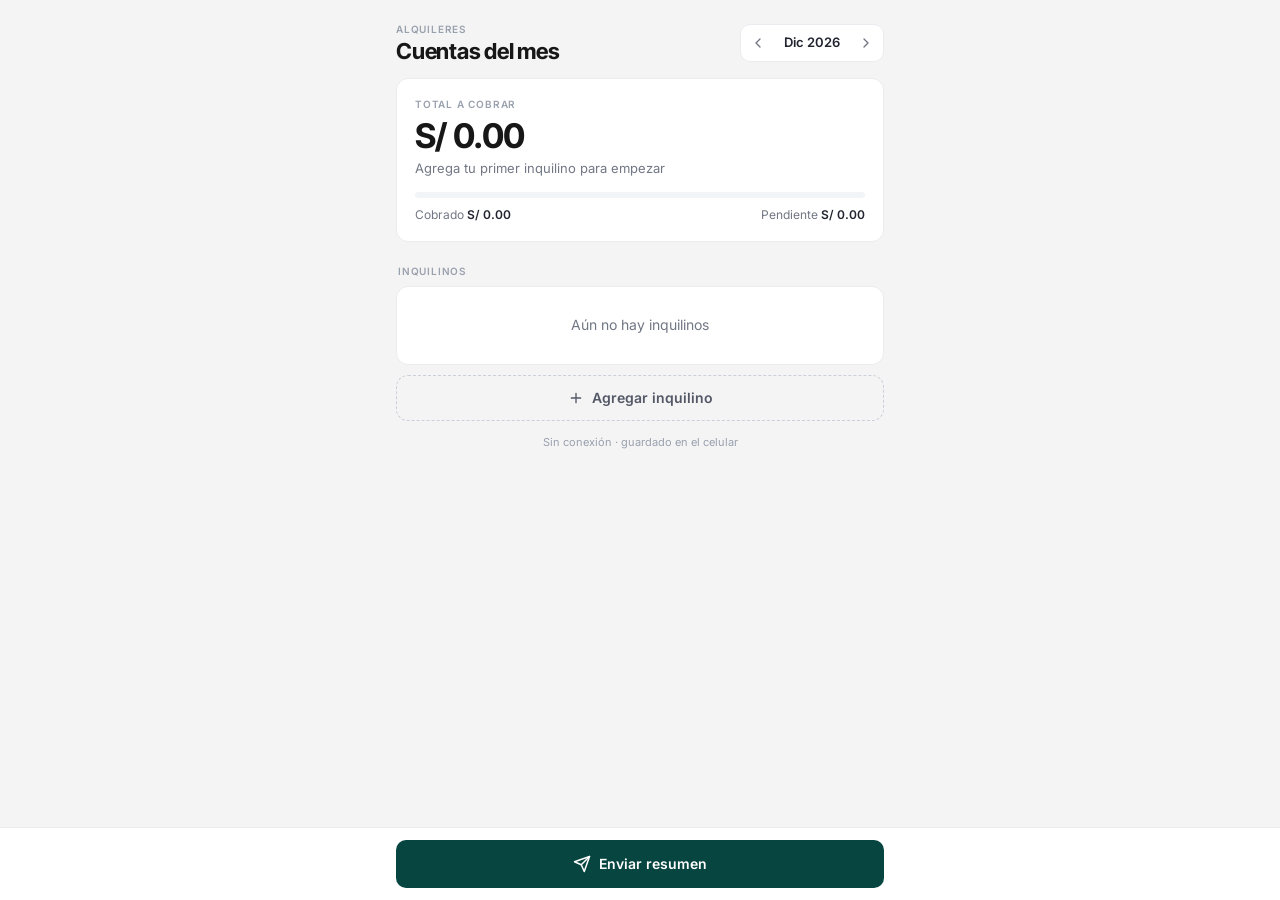
<file: demos/cuentas-inquilinos/index.html>
<!doctype html>
<html lang="es">
<head>
<meta charset="utf-8">
<meta name="viewport" content="width=device-width, initial-scale=1, viewport-fit=cover">
<meta name="theme-color" content="#f4f4f4">
<title>Cuentas del mes</title>
<link rel="manifest" href="manifest.webmanifest">
<link rel="icon" type="image/png" href="icon-192.png">
<link rel="apple-touch-icon" href="apple-touch-icon.png">
<meta name="apple-mobile-web-app-capable" content="yes">
<meta name="mobile-web-app-capable" content="yes">
<meta name="apple-mobile-web-app-title" content="Cuentas">
<meta name="apple-mobile-web-app-status-bar-style" content="default">
<link rel="preconnect" href="https://fonts.googleapis.com">
<link rel="preconnect" href="https://fonts.gstatic.com" crossorigin>
<link href="https://fonts.googleapis.com/css2?family=Inter:wght@400;500;600;700&family=Inter+Tight:wght@600;700&display=swap" rel="stylesheet">
<style>
  :root {
    --brand: #074540;
    --brand-dark: #053330;
    --brand-tint: #e8f0ef;
    --ink-950: #171717;
    --ink-900: #222530;
    --ink-700: #2b303b;
    --ink-600: #525866;
    --ink-500: #717784;
    --ink-400: #99a0ae;
    --ink-300: #cacfd8;
    --ink-200: #eaecf0;
    --ink-100: #f2f5f8;
    --ink-50: #f5f7fa;
    --ok: #1fc16b;
    --ok-soft: #e3f7ec;
    --ok-dark: #178c4e;
    --err: #e93544;
    --err-soft: #ffebec;
    --wa: #1daf61;
    --bg: #f4f4f4;
    --display: "Inter Tight", "Inter", system-ui, sans-serif;
  }
  * { box-sizing: border-box; -webkit-tap-highlight-color: transparent; }
  html { color-scheme: light; }
  body {
    margin: 0;
    background: var(--bg);
    color: var(--ink-900);
    font: 14px/1.45 "Inter", system-ui, -apple-system, sans-serif;
    padding-bottom: calc(96px + env(safe-area-inset-bottom));
  }
  button, input { font: inherit; color: inherit; }
  button { cursor: pointer; }
  svg { display: block; }
  .wrap { max-width: 520px; margin: 0 auto; padding: 0 16px; }

  /* Encabezado */
  .top { padding: 22px 0 14px; display: flex; align-items: center; gap: 12px; }
  .top .eyebrow { font-size: 10px; font-weight: 600; letter-spacing: .08em; text-transform: uppercase; color: var(--ink-400); }
  .top h1 { margin: 2px 0 0; font: 700 22px/1.15 var(--display); letter-spacing: -.01em; color: var(--ink-950); }
  .month {
    margin-left: auto;
    display: flex; align-items: center;
    background: #fff; border: 1px solid var(--ink-200); border-radius: 10px;
    height: 38px;
  }
  .month button { width: 34px; height: 100%; border: 0; background: none; color: var(--ink-500); display: grid; place-items: center; }
  .month span { font-size: 13px; font-weight: 600; min-width: 74px; text-align: center; color: var(--ink-900); text-transform: capitalize; }

  /* Resumen */
  .card { background: #fff; border: 1px solid var(--ink-200); border-radius: 12px; }
  .summary { padding: 18px; }
  .label { font-size: 10px; font-weight: 600; letter-spacing: .08em; text-transform: uppercase; color: var(--ink-400); }
  .big { font: 700 34px/1.1 var(--display); letter-spacing: -.02em; color: var(--ink-950); margin-top: 6px; }
  .meta { color: var(--ink-500); font-size: 13px; margin-top: 4px; }
  .progress { height: 6px; border-radius: 999px; background: var(--ink-100); overflow: hidden; margin-top: 14px; }
  .progress i { display: block; height: 100%; background: var(--ok); border-radius: 999px; transition: width .3s; }
  .split { display: flex; justify-content: space-between; font-size: 12px; color: var(--ink-500); margin-top: 8px; }
  .split b { color: var(--ink-900); font-weight: 600; }
  [hidden] { display: none !important; }
  .breakdown { display: flex; flex-wrap: wrap; gap: 1px; background: var(--ink-200); border-top: 1px solid var(--ink-200); border-radius: 0 0 12px 12px; overflow: hidden; }
  .breakdown div { flex: 1 1 30%; background: #fff; padding: 10px 12px; }
  .breakdown span { display: block; font-size: 11px; color: var(--ink-500); }
  .breakdown b { font-size: 13px; font-weight: 600; color: var(--ink-900); }

  /* Lista */
  .section { display: flex; align-items: center; justify-content: space-between; margin: 22px 2px 8px; }
  .link-btn { border: 0; background: none; color: var(--brand); font-size: 13px; font-weight: 600; padding: 6px 0; }
  .list { overflow: hidden; }
  .item { display: flex; align-items: center; gap: 12px; padding: 14px; border: 0; background: none; width: 100%; text-align: left; }
  .item + .item { border-top: 1px solid var(--ink-100); }
  .item:active { background: var(--ink-50); }
  .avatar { width: 38px; height: 38px; border-radius: 999px; background: var(--brand-tint); color: var(--brand); display: grid; place-items: center; font-weight: 600; font-size: 13px; flex-shrink: 0; }
  .item .info { flex: 1; min-width: 0; }
  .item .name { font-weight: 600; color: var(--ink-950); white-space: nowrap; overflow: hidden; text-overflow: ellipsis; }
  .item .sub { font-size: 12px; color: var(--ink-500); margin-top: 1px; }
  .item .amt { text-align: right; }
  .item .amt b { display: block; font-weight: 600; color: var(--ink-950); }
  .pill { display: inline-block; font-size: 10px; font-weight: 600; letter-spacing: .04em; padding: 3px 7px; border-radius: 999px; margin-top: 3px; }
  .pill.ok { background: var(--ok-soft); color: var(--ok-dark); }
  .pill.wait { background: var(--ink-100); color: var(--ink-500); }
  .empty { padding: 28px 16px; text-align: center; color: var(--ink-500); }

  .nube { text-align: center; font-size: 11px; color: var(--ink-400); margin-top: 14px; }
  .instalar { display: flex; align-items: center; gap: 12px; padding: 12px; margin-top: 12px; }
  .instalar img { width: 40px; height: 40px; border-radius: 10px; flex-shrink: 0; }
  .instalar .t { flex: 1; min-width: 0; }
  .instalar .t b { display: block; font-weight: 600; color: var(--ink-950); font-size: 13px; }
  .instalar .t span { font-size: 12px; color: var(--ink-500); }
  .instalar .btn { height: 36px; padding: 0 14px; font-size: 13px; border-radius: 9px; flex: none; }
  .instalar .x { border: 0; background: none; color: var(--ink-400); width: 28px; height: 28px; display: grid; place-items: center; margin: -4px -4px 0 -6px; align-self: flex-start; }
  .pasos { padding: 12px 14px; margin-top: -4px; border-top: 1px solid var(--ink-100); font-size: 13px; color: var(--ink-700); }
  .pasos ol { margin: 0; padding-left: 18px; }
  .pasos li + li { margin-top: 4px; }
  .pasos b { font-weight: 600; }
  .ghost { width: 100%; margin-top: 10px; height: 46px; border: 1px dashed var(--ink-300); border-radius: 12px; background: transparent; color: var(--ink-600); font-weight: 600; display: flex; align-items: center; justify-content: center; gap: 8px; }

  /* Barra inferior */
  .bar { position: fixed; left: 0; right: 0; bottom: 0; background: rgba(255,255,255,.94); backdrop-filter: blur(10px); border-top: 1px solid var(--ink-200); padding: 12px 0 calc(12px + env(safe-area-inset-bottom)); }
  .bar .wrap { display: flex; gap: 10px; }
  .btn { height: 48px; border-radius: 10px; border: 1px solid transparent; font-weight: 600; font-size: 14px; display: inline-flex; align-items: center; justify-content: center; gap: 8px; text-decoration: none; padding: 0 16px; }
  .btn-primary { background: var(--brand); color: #fff; flex: 1; }
  .btn-primary:active { background: var(--brand-dark); }
  .btn-wa { background: var(--wa); color: #fff; width: 100%; }
  .btn-light { background: #fff; color: var(--ink-700); border-color: var(--ink-200); }
  .btn-danger { background: none; color: var(--err); border-color: transparent; width: 100%; }
  .btn-danger.confirm { background: var(--err-soft); }

  /* Hoja de edición */
  .scrim { position: fixed; inset: 0; background: rgba(23,23,23,.36); opacity: 0; pointer-events: none; transition: opacity .2s; z-index: 10; }
  .sheet { position: fixed; left: 0; right: 0; bottom: 0; max-height: 92vh; overflow-y: auto; background: #fff; border-radius: 18px 18px 0 0; transform: translateY(100%); transition: transform .25s cubic-bezier(.2,.8,.2,1); z-index: 11; padding-bottom: env(safe-area-inset-bottom); }
  .open .scrim { opacity: 1; pointer-events: auto; }
  .open .sheet { transform: none; }
  .sheet .wrap { padding-top: 8px; padding-bottom: 18px; }
  .grip { width: 36px; height: 4px; border-radius: 4px; background: var(--ink-200); margin: 0 auto 12px; }
  .sheet-head { display: flex; align-items: center; justify-content: space-between; margin-bottom: 14px; }
  .sheet-head h2 { margin: 0; font: 700 18px/1.2 var(--display); color: var(--ink-950); }
  .close { width: 36px; height: 36px; border-radius: 10px; border: 1px solid var(--ink-200); background: #fff; color: var(--ink-500); display: grid; place-items: center; }

  .field { margin-bottom: 12px; }
  .field label { display: block; font-size: 12px; font-weight: 500; color: var(--ink-600); margin-bottom: 6px; }
  .input { width: 100%; height: 46px; padding: 0 12px; border: 1px solid var(--ink-200); border-radius: 10px; background: #fff; font-size: 16px; color: var(--ink-900); outline: none; transition: border-color .15s, box-shadow .15s; }
  .input:focus { border-color: var(--brand); box-shadow: 0 0 0 3px rgba(7,69,64,.15); }

  .concepts { border: 1px solid var(--ink-200); border-radius: 12px; margin: 16px 0 12px; }
  .concept { display: flex; align-items: center; gap: 10px; padding: 8px 10px 8px 12px; min-height: 58px; }
  .concept + .concept { border-top: 1px solid var(--ink-100); }
  .concept .ico { width: 32px; height: 32px; border-radius: 8px; background: var(--ink-100); color: var(--ink-600); display: grid; place-items: center; flex-shrink: 0; }
  .concept .cname { flex: 1; font-weight: 500; color: var(--ink-900); }
  .concept .money { position: relative; width: 120px; }
  .concept .money span { position: absolute; left: 10px; top: 50%; transform: translateY(-50%); color: var(--ink-400); font-size: 14px; pointer-events: none; }
  .concept .money input { width: 100%; height: 42px; padding: 0 10px 0 30px; text-align: right; border: 1px solid var(--ink-200); border-radius: 9px; font-size: 16px; font-variant-numeric: tabular-nums; outline: none; background: #fff; }
  .concept .money input:focus { border-color: var(--brand); box-shadow: 0 0 0 3px rgba(7,69,64,.15); }
  .concept .cname { min-width: 0; }
  .concept .nota { display: block; width: 100%; margin-top: 2px; border: 0; border-bottom: 1px dashed var(--ink-300); padding: 2px 0; font-size: 13px; color: var(--ink-600); outline: none; background: none; }
  .concept .nota:focus { border-bottom-color: var(--brand); }
  .concept .rm { border: 0; background: none; color: var(--ink-400); width: 28px; height: 28px; display: grid; place-items: center; margin-left: -4px; flex-shrink: 0; }
  .concepts-empty { padding: 16px; text-align: center; color: var(--ink-500); font-size: 13px; }
  .chips-label { font-size: 12px; font-weight: 500; color: var(--ink-600); margin: 0 0 8px; }
  .chips { display: flex; flex-wrap: wrap; gap: 8px; margin-bottom: 16px; }
  .chip { display: inline-flex; align-items: center; gap: 6px; height: 36px; padding: 0 12px 0 10px; border: 1px solid var(--ink-200); border-radius: 999px; background: #fff; color: var(--ink-700); font-size: 13px; font-weight: 500; }
  .chip:active { background: var(--brand-tint); border-color: var(--brand); }
  .chip svg { color: var(--brand); }

  .total-row { display: flex; align-items: baseline; justify-content: space-between; padding: 4px 2px 14px; }
  .total-row b { font: 700 24px var(--display); color: var(--ink-950); letter-spacing: -.01em; }

  .check { display: flex; align-items: center; gap: 12px; padding: 12px; border: 1px solid var(--ink-200); border-radius: 12px; margin-bottom: 10px; }
  .check .t { flex: 1; }
  .check .t b { display: block; font-weight: 600; color: var(--ink-900); }
  .check .t span { font-size: 12px; color: var(--ink-500); }
  .switch { position: relative; width: 44px; height: 26px; flex-shrink: 0; }
  .switch input { position: absolute; opacity: 0; inset: 0; margin: 0; cursor: pointer; z-index: 1; }
  .switch i { position: absolute; inset: 0; background: var(--ink-300); border-radius: 26px; transition: background .2s; }
  .switch i::after { content: ""; position: absolute; width: 20px; height: 20px; left: 3px; top: 3px; background: #fff; border-radius: 50%; box-shadow: 0 1px 2px rgba(0,0,0,.2); transition: transform .2s; }
  .switch input:checked + i { background: var(--ok); }
  .switch input:checked + i::after { transform: translateX(18px); }
  .stack { display: grid; gap: 8px; }

  .toast { position: fixed; left: 50%; bottom: calc(84px + env(safe-area-inset-bottom)); transform: translate(-50%, 20px); background: var(--ink-950); color: #fff; padding: 10px 14px; border-radius: 10px; font-size: 13px; opacity: 0; transition: .2s; pointer-events: none; z-index: 20; white-space: nowrap; }
  .toast.show { opacity: 1; transform: translate(-50%, 0); }
</style>
</head>
<body>

<div class="wrap">
  <header class="top">
    <div>
      <div class="eyebrow">Alquileres</div>
      <h1>Cuentas del mes</h1>
    </div>
    <div class="month">
      <button id="prev" aria-label="Mes anterior"><svg width="16" height="16" viewBox="0 0 24 24" fill="none" stroke="currentColor" stroke-width="2" stroke-linecap="round" stroke-linejoin="round"><path d="m15 18-6-6 6-6"/></svg></button>
      <span id="mes"></span>
      <button id="next" aria-label="Mes siguiente"><svg width="16" height="16" viewBox="0 0 24 24" fill="none" stroke="currentColor" stroke-width="2" stroke-linecap="round" stroke-linejoin="round"><path d="m9 18 6-6-6-6"/></svg></button>
    </div>
  </header>

  <section class="card">
    <div class="summary">
      <div class="label">Total a cobrar</div>
      <div class="big" id="total">S/ 0.00</div>
      <div class="meta" id="meta"></div>
      <div class="progress"><i id="bar" style="width:0"></i></div>
      <div class="split"><span>Cobrado <b id="cobrado">S/ 0.00</b></span><span>Pendiente <b id="pendiente">S/ 0.00</b></span></div>
    </div>
    <div class="breakdown" id="breakdown"></div>
  </section>

  <section class="card" id="instalar" hidden>
    <div class="instalar">
      <img src="icon-192.png" alt="">
      <div class="t"><b>Tenlo como app</b><span>Un ícono en tu pantalla de inicio</span></div>
      <button class="btn btn-primary" id="instalarBtn">Agregar</button>
      <button class="x" id="instalarNo" aria-label="Ocultar"><svg width="14" height="14" viewBox="0 0 24 24" fill="none" stroke="currentColor" stroke-width="2" stroke-linecap="round"><path d="M18 6 6 18M6 6l12 12"/></svg></button>
    </div>
    <div class="pasos" id="pasos" hidden></div>
  </section>

  <div class="section">
    <div class="label">Inquilinos</div>
    <button class="link-btn" id="copiarMes" hidden>Copiar del mes anterior</button>
  </div>
  <section class="card list" id="lista"></section>
  <button class="ghost" id="agregar">
    <svg width="16" height="16" viewBox="0 0 24 24" fill="none" stroke="currentColor" stroke-width="2" stroke-linecap="round"><path d="M12 5v14M5 12h14"/></svg>
    Agregar inquilino
  </button>
  <div class="nube" id="nube">Conectando…</div>
</div>

<div class="bar">
  <div class="wrap">
    <a class="btn btn-primary" id="enviarResumen" target="_blank" rel="noopener">
      <svg width="18" height="18" viewBox="0 0 24 24" fill="none" stroke="currentColor" stroke-width="2" stroke-linecap="round" stroke-linejoin="round"><path d="M22 2 11 13"/><path d="M22 2 15 22l-4-9-9-4 20-7z"/></svg>
      Enviar resumen
    </a>
  </div>
</div>

<div id="hoja">
  <div class="scrim" id="scrim"></div>
  <div class="sheet" role="dialog" aria-modal="true" aria-labelledby="hojaTitulo">
    <div class="wrap">
      <div class="grip"></div>
      <div class="sheet-head">
        <h2 id="hojaTitulo">Inquilino</h2>
        <button class="close" id="cerrar" aria-label="Cerrar"><svg width="16" height="16" viewBox="0 0 24 24" fill="none" stroke="currentColor" stroke-width="2" stroke-linecap="round"><path d="M18 6 6 18M6 6l12 12"/></svg></button>
      </div>

      <div class="field">
        <label for="fNombre">Nombre o habitación</label>
        <input class="input" id="fNombre" type="text" placeholder="Ej: Juan · Cuarto 2" autocomplete="off">
      </div>
      <div class="field">
        <label for="fTel">WhatsApp</label>
        <input class="input" id="fTel" type="tel" inputmode="tel" placeholder="987 654 321" autocomplete="off">
      </div>

      <div class="concepts" id="conceptos"></div>
      <div class="chips-label" id="chipsLabel">Agregar cobro</div>
      <div class="chips" id="chips"></div>

      <div class="total-row"><span class="label">Total del inquilino</span><b id="fTotal">S/ 0.00</b></div>

      <div class="check">
        <div class="t"><b>Ya pagó este mes</b><span>Márcalo cuando te transfiera</span></div>
        <label class="switch"><input type="checkbox" id="fPagado"><i></i></label>
      </div>

      <div class="stack">
        <a class="btn btn-wa" id="fWa" target="_blank" rel="noopener">
          <svg width="18" height="18" viewBox="0 0 24 24" fill="currentColor"><path d="M17.5 14.4c-.3-.1-1.8-.9-2-1-.3-.1-.5-.1-.7.1-.2.3-.8 1-.9 1.2-.2.2-.3.2-.6.1-.3-.1-1.3-.5-2.4-1.5-.9-.8-1.5-1.8-1.7-2.1-.2-.3 0-.5.1-.6l.4-.5c.2-.2.2-.3.3-.5.1-.2 0-.4 0-.5l-.9-2.2c-.2-.6-.5-.5-.7-.5h-.6c-.2 0-.5.1-.8.4-.3.3-1 1-1 2.5s1.1 2.9 1.2 3.1c.1.2 2.1 3.2 5.1 4.5.7.3 1.3.5 1.7.6.7.2 1.4.2 1.9.1.6-.1 1.8-.7 2-1.4.2-.7.2-1.3.2-1.4-.1-.2-.3-.3-.6-.4zM12 21.8c-1.8 0-3.5-.5-5-1.4l-.4-.2-3.7 1 1-3.6-.2-.4C2.7 15.6 2.2 13.8 2.2 12 2.2 6.6 6.6 2.2 12 2.2c2.6 0 5.1 1 6.9 2.9 1.8 1.8 2.9 4.3 2.9 6.9 0 5.4-4.4 9.8-9.8 9.8zm8.4-18.2C18.1 1.3 15.2.2 12 .2 5.5.2.2 5.5.2 12c0 2.1.5 4.1 1.6 5.9L.1 24l6.3-1.6c1.7.9 3.7 1.4 5.6 1.4 6.5 0 11.8-5.3 11.8-11.8 0-3.2-1.2-6.1-3.4-8.4z"/></svg>
          Enviarle su cuenta
        </a>
        <button class="btn btn-danger" id="fBorrar">Eliminar inquilino</button>
      </div>
    </div>
  </div>
</div>

<div class="toast" id="toast"></div>

<script>
const ICONOS = {
  home: '<path d="M3 10.5 12 3l9 7.5V20a1 1 0 0 1-1 1h-5v-6h-6v6H4a1 1 0 0 1-1-1z"/>',
  bolt: '<path d="M13 2 4 14h7l-1 8 9-12h-7z"/>',
  drop: '<path d="M12 2.7c3.5 4 6 7.3 6 10.3a6 6 0 0 1-12 0c0-3 2.5-6.3 6-10.3z"/>',
  wifi: '<path d="M5 12.6a10 10 0 0 1 14 0M8.5 16a5 5 0 0 1 7 0M2 9a15 15 0 0 1 20 0"/><circle cx="12" cy="19.5" r=".8" fill="currentColor"/>',
  tv: '<rect x="3" y="6" width="18" height="12" rx="2"/><path d="m8 2 4 4 4-4M7 21h10"/>',
  car: '<path d="M5 17h14M5 17v2M19 17v2M3 13l2-6h14l2 6v4H3z"/><circle cx="7.5" cy="14" r=".8" fill="currentColor"/><circle cx="16.5" cy="14" r=".8" fill="currentColor"/>',
  spark: '<path d="M12 3v4M12 17v4M3 12h4M17 12h4M6 6l2.5 2.5M15.5 15.5 18 18M6 18l2.5-2.5M15.5 8.5 18 6"/>',
  tag: '<path d="M20 12 12 20l-9-9V4h7z"/><circle cx="7.5" cy="7.5" r="1.2" fill="currentColor"/>',
  flame: '<path d="M12 22c4 0 7-2.7 7-6.5 0-3.8-3-6.2-4-9.5-1.3 1.5-2 3-2 4.5C11 9 9.5 7 9.5 4.5 6.5 7 5 10.5 5 15.5 5 19.3 8 22 12 22z"/>',
};
// "repite": el monto pasa solo al mes siguiente (cobros fijos)
const CONCEPTOS = [
  { key: "alquiler", nombre: "Cuarto",    icono: "home",  repite: true },
  { key: "luz",      nombre: "Luz",       icono: "bolt" },
  { key: "agua",     nombre: "Agua",      icono: "drop" },
  { key: "cable",    nombre: "Cable",     icono: "tv",    repite: true },
  { key: "internet", nombre: "Wifi",      icono: "wifi",  repite: true },
  { key: "gas",      nombre: "Gas",       icono: "flame" },
  { key: "cochera",  nombre: "Cochera",   icono: "car",   repite: true },
  { key: "limpieza", nombre: "Limpieza",  icono: "spark", repite: true },
  { key: "otro",     nombre: "Otro",      icono: "tag" },
];
const nombreCobro = (c, r) => c.key === "otro" && r.nota?.trim() ? r.nota.trim() : c.nombre;
const STORE_KEY = "cuentas-alquiler-v2";
const MONEDA = "S/";

const $ = id => document.getElementById(id);
const svg = (k, s = 16) => `<svg width="${s}" height="${s}" viewBox="0 0 24 24" fill="none" stroke="currentColor" stroke-width="1.8" stroke-linecap="round" stroke-linejoin="round">${ICONOS[k]}</svg>`;

// Estado: inquilinos (datos fijos) + meses ("2026-11" -> { id: { montos, pagado } })
let db = cargar() || { inquilinos: [], meses: {} };
let mesKey = claveMes(new Date());
let editando = null;

function cargar() {
  try { return JSON.parse(localStorage.getItem(STORE_KEY)); } catch (e) { return null; }
}
function guardar() {
  try { localStorage.setItem(STORE_KEY, JSON.stringify(db)); } catch (e) {}
  if (!nubeLista) return;
  clearTimeout(guardar._t);
  pendiente = true;
  estadoNube("Guardando…");
  guardar._t = setTimeout(subir, 700);
}

// Nube (Supabase): una sola fila con todo el estado. El celular guarda una copia
// local y la nube se sincroniza por detrás.
const NUBE_URL = "https://htpxbdlpttqgwivzoocz.supabase.co/rest/v1/cuentas_alquiler";
const NUBE_KEY = "sb_publishable_jQv9HPnFAzNPIAEQI15y3A_3TFlgmPi";
const NUBE_ID = "principal";
const NUBE_HEADERS = { apikey: NUBE_KEY, Authorization: "Bearer " + NUBE_KEY, "Content-Type": "application/json" };
let nubeLista = false; // no subir nada hasta haber leído la nube
let pendiente = false;

const SYNC_KEY = STORE_KEY + "-sincronizado";

function estadoNube(t) { $("nube").textContent = t; }

// Une dos estados: agrega los inquilinos y meses que falten; si coinciden, gana la nube
function combinar(nube, local) {
  const out = { inquilinos: [...nube.inquilinos], meses: JSON.parse(JSON.stringify(nube.meses || {})) };
  local.inquilinos.forEach(i => { if (!out.inquilinos.some(x => x.id === i.id)) out.inquilinos.push(i); });
  Object.entries(local.meses || {}).forEach(([mes, regs]) => {
    out.meses[mes] = { ...regs, ...(out.meses[mes] || {}) };
  });
  return out;
}

async function bajar() {
  try {
    const r = await fetch(`${NUBE_URL}?id=eq.${NUBE_ID}&select=data`, { headers: NUBE_HEADERS });
    if (!r.ok) throw new Error(r.status);
    const remoto = (await r.json())[0]?.data;
    const tieneDatos = d => d && Array.isArray(d.inquilinos) && (d.inquilinos.length || Object.keys(d.meses || {}).length);
    nubeLista = true;
    // Primera vez en este celular: lo que ya había aquí se suma a la nube, no se pisa
    let primeraVez = true;
    try { primeraVez = !localStorage.getItem(SYNC_KEY); localStorage.setItem(SYNC_KEY, "1"); } catch (e) {}
    if (primeraVez && tieneDatos(db)) {
      try { localStorage.setItem(STORE_KEY + "-respaldo", JSON.stringify(db)); } catch (e) {}
      db = tieneDatos(remoto) ? combinar(remoto, db) : db;
      if (!editando) render();
      guardar();
    } else if (tieneDatos(remoto)) {
      db = remoto;
      try { localStorage.setItem(STORE_KEY, JSON.stringify(db)); } catch (e) {}
      if (!editando) render();
      estadoNube("Guardado en la nube");
    } else if (tieneDatos(db)) {
      guardar();
    } else {
      estadoNube("Guardado en la nube");
    }
  } catch (e) {
    estadoNube("Sin conexión · guardado en el celular");
  }
}

async function subir(keepalive) {
  pendiente = false;
  try {
    const r = await fetch(NUBE_URL, {
      method: "POST",
      keepalive: !!keepalive,
      headers: { ...NUBE_HEADERS, Prefer: "resolution=merge-duplicates,return=minimal" },
      body: JSON.stringify({ id: NUBE_ID, data: db, updated_at: new Date().toISOString() }),
    });
    if (!r.ok) throw new Error(r.status);
    if (!pendiente) estadoNube("Guardado en la nube");
  } catch (e) {
    pendiente = true;
    estadoNube("Sin conexión · guardado en el celular");
  }
}

window.addEventListener("online", () => { nubeLista ? (pendiente && subir()) : bajar(); });
document.addEventListener("visibilitychange", () => {
  if (document.visibilityState === "hidden" && pendiente && nubeLista) { clearTimeout(guardar._t); subir(true); }
  if (document.visibilityState === "visible" && !pendiente && !editando) bajar();
});

function claveMes(d) { return d.getFullYear() + "-" + String(d.getMonth() + 1).padStart(2, "0"); }
function mover(key, delta) {
  const [y, m] = key.split("-").map(Number);
  return claveMes(new Date(y, m - 1 + delta, 1));
}
function nombreMes(key, largo) {
  const [y, m] = key.split("-").map(Number);
  return new Date(y, m - 1, 1).toLocaleDateString("es-PE", { month: largo ? "long" : "short", year: "numeric" }).replace(".", "").replace(" de ", " ");
}

function num(v) { const n = parseFloat(String(v).replace(",", ".")); return isNaN(n) ? 0 : n; }
function fmt(n) { return MONEDA + " " + n.toLocaleString("es-PE", { minimumFractionDigits: 2, maximumFractionDigits: 2 }); }
function iniciales(s) { return (s || "?").trim().replace(/[^\p{L}\s]/gu, " ").split(/\s+/).filter(Boolean).slice(0, 2).map(w => w[0]).join("").toUpperCase() || "?"; }

function registro(inq, key = mesKey) {
  const mes = db.meses[key] || (db.meses[key] = {});
  if (!mes[inq.id]) {
    // Nuevo mes: los cobros fijos se repiten, el resto queda en blanco
    const anterior = db.meses[mover(key, -1)]?.[inq.id];
    const montos = {};
    inq.conceptos.forEach(k => {
      const fijo = CONCEPTOS.find(c => c.key === k)?.repite;
      montos[k] = fijo && anterior ? (anterior.montos[k] ?? "") : "";
    });
    mes[inq.id] = { montos, pagado: false };
  }
  return mes[inq.id];
}
function totalDe(inq, key = mesKey) {
  const r = registro(inq, key);
  return inq.conceptos.reduce((s, k) => s + num(r.montos[k]), 0);
}

function telefonoWa(t) {
  let d = (t || "").replace(/\D/g, "");
  if (d.length === 9 && d[0] === "9") d = "51" + d; // celular peruano sin código
  return d;
}
function linkWa(texto, tel) { return `https://wa.me/${telefonoWa(tel)}?text=${encodeURIComponent(texto)}`; }

function textoInquilino(inq) {
  const r = registro(inq);
  const lineas = [`Hola ${inq.nombre.trim().split(/[\s·]/)[0]}, te paso la cuenta de ${nombreMes(mesKey, true)}:`, ""];
  CONCEPTOS.forEach(c => {
    if (inq.conceptos.includes(c.key) && num(r.montos[c.key]) > 0) lineas.push(`• ${nombreCobro(c, r)}: ${fmt(num(r.montos[c.key]))}`);
  });
  lineas.push("", `*Total: ${fmt(totalDe(inq))}*`, "", "Gracias.");
  return lineas.join("\n");
}
function textoResumen() {
  const lineas = [`*Resumen ${nombreMes(mesKey, true)}*`, ""];
  db.inquilinos.forEach(inq => {
    lineas.push(`${inq.nombre || "Sin nombre"}: ${fmt(totalDe(inq))}${registro(inq).pagado ? " ✓" : ""}`);
  });
  const t = db.inquilinos.reduce((s, i) => s + totalDe(i), 0);
  const c = db.inquilinos.filter(i => registro(i).pagado).reduce((s, i) => s + totalDe(i), 0);
  lineas.push("", `*Total: ${fmt(t)}*`, `Cobrado: ${fmt(c)}`, `Pendiente: ${fmt(t - c)}`);
  return lineas.join("\n");
}

function render() {
  $("mes").textContent = nombreMes(mesKey);
  const inqs = db.inquilinos;
  const total = inqs.reduce((s, i) => s + totalDe(i), 0);
  const pagados = inqs.filter(i => registro(i).pagado);
  const cobrado = pagados.reduce((s, i) => s + totalDe(i), 0);

  $("total").textContent = fmt(total);
  $("meta").textContent = inqs.length
    ? `${inqs.length} ${inqs.length === 1 ? "inquilino" : "inquilinos"} · ${pagados.length} ${pagados.length === 1 ? "pagó" : "pagaron"}`
    : "Agrega tu primer inquilino para empezar";
  $("cobrado").textContent = fmt(cobrado);
  $("pendiente").textContent = fmt(total - cobrado);
  $("bar").style.width = total ? (cobrado / total * 100) + "%" : "0";

  const porConcepto = CONCEPTOS.map(c => ({
    c, v: inqs.reduce((s, i) => s + (i.conceptos.includes(c.key) ? num(registro(i).montos[c.key]) : 0), 0),
  })).filter(x => x.v > 0);
  $("breakdown").innerHTML = porConcepto.map(x => `<div><span>${x.c.nombre}</span><b>${fmt(x.v)}</b></div>`).join("");
  $("breakdown").hidden = !porConcepto.length;

  $("lista").innerHTML = inqs.length ? "" : `<div class="empty">Aún no hay inquilinos</div>`;
  inqs.forEach(inq => {
    const r = registro(inq);
    const b = document.createElement("button");
    b.className = "item";
    const conceptos = CONCEPTOS.filter(c => inq.conceptos.includes(c.key)).map(c => c.nombre).join(", ");
    b.innerHTML = `
      <div class="avatar"></div>
      <div class="info"><div class="name"></div><div class="sub"></div></div>
      <div class="amt"><b>${fmt(totalDe(inq))}</b><span class="pill ${r.pagado ? "ok" : "wait"}">${r.pagado ? "PAGADO" : "PENDIENTE"}</span></div>`;
    b.querySelector(".avatar").textContent = iniciales(inq.nombre);
    b.querySelector(".name").textContent = inq.nombre || "Sin nombre";
    b.querySelector(".sub").textContent = conceptos;
    b.onclick = () => abrir(inq);
    $("lista").appendChild(b);
  });

  const mesAnterior = db.meses[mover(mesKey, -1)];
  const vacio = inqs.every(i => !totalDe(i));
  $("copiarMes").hidden = !(inqs.length && vacio && mesAnterior && Object.keys(mesAnterior).length);

  $("enviarResumen").href = linkWa(textoResumen(), "");
  guardar();
}

function abrir(inq) {
  editando = inq;
  const r = registro(inq);
  $("fNombre").value = inq.nombre;
  $("fTel").value = inq.telefono;
  $("fPagado").checked = r.pagado;
  $("fBorrar").classList.remove("confirm");
  $("fBorrar").textContent = "Eliminar inquilino";
  pintarConceptos();
  $("hoja").classList.add("open");
  document.body.style.overflow = "hidden";
}
function cerrar() {
  // Un inquilino nuevo que se deja vacío se descarta
  if (editando && !editando.nombre.trim()) {
    if (!totalDe(editando)) {
      const id = editando.id;
      db.inquilinos = db.inquilinos.filter(i => i.id !== id);
      Object.values(db.meses).forEach(m => delete m[id]);
    } else {
      editando.nombre = "Inquilino " + db.inquilinos.length;
    }
  }
  $("hoja").classList.remove("open");
  document.body.style.overflow = "";
  editando = null;
  render();
}

function pintarConceptos() {
  const inq = editando, r = registro(inq);
  const activos = CONCEPTOS.filter(c => inq.conceptos.includes(c.key));
  const libres = CONCEPTOS.filter(c => !inq.conceptos.includes(c.key));
  const x = '<svg width="14" height="14" viewBox="0 0 24 24" fill="none" stroke="currentColor" stroke-width="2" stroke-linecap="round"><path d="M18 6 6 18M6 6l12 12"/></svg>';

  $("conceptos").innerHTML = activos.length ? activos.map(c => `
      <div class="concept" data-key="${c.key}">
        <div class="ico">${svg(c.icono)}</div>
        <div class="cname">${c.nombre}${c.key === "otro" ? `<input class="nota" type="text" placeholder="¿Qué es? Ej: reparación" autocomplete="off">` : ""}</div>
        <button class="rm" aria-label="Quitar ${c.nombre}">${x}</button>
        <div class="money"><span>${MONEDA}</span><input class="monto" type="text" inputmode="decimal" placeholder="0.00"></div>
      </div>`).join("") : `<div class="concepts-empty">Elige abajo qué se le cobra</div>`;

  $("chips").innerHTML = libres.map(c => `<button class="chip" data-key="${c.key}">${svg(c.icono, 14)}${c.nombre}</button>`).join("");
  $("chips").hidden = $("chipsLabel").hidden = !libres.length;

  $("conceptos").querySelectorAll(".concept").forEach(row => {
    const key = row.dataset.key;
    const monto = row.querySelector(".monto");
    monto.value = r.montos[key] ?? "";
    monto.oninput = () => { r.montos[key] = monto.value; actualizarHoja(); };
    const nota = row.querySelector(".nota");
    if (nota) { nota.value = r.nota || ""; nota.oninput = () => { r.nota = nota.value; actualizarHoja(); }; }
    row.querySelector(".rm").onclick = () => {
      inq.conceptos = inq.conceptos.filter(k => k !== key);
      r.montos[key] = "";
      pintarConceptos();
    };
  });
  $("chips").querySelectorAll(".chip").forEach(chip => {
    const key = chip.dataset.key;
    chip.onclick = () => {
      inq.conceptos = CONCEPTOS.map(c => c.key).filter(k => k === key || inq.conceptos.includes(k));
      if (!(key in r.montos)) r.montos[key] = "";
      pintarConceptos();
      $("conceptos").querySelector(`[data-key="${key}"] ${key === "otro" ? ".nota" : ".monto"}`).focus();
    };
  });
  actualizarHoja();
}

function actualizarHoja() {
  const inq = editando;
  $("fTotal").textContent = fmt(totalDe(inq));
  $("fWa").href = linkWa(textoInquilino(inq), inq.telefono);
  $("hojaTitulo").textContent = inq.nombre || "Inquilino";
  guardar();
}

function toast(msg) {
  const t = $("toast");
  t.textContent = msg;
  t.classList.add("show");
  clearTimeout(t._h);
  t._h = setTimeout(() => t.classList.remove("show"), 1800);
}

$("fNombre").oninput = e => { editando.nombre = e.target.value; actualizarHoja(); };
$("fTel").oninput = e => { editando.telefono = e.target.value; actualizarHoja(); };
$("fPagado").onchange = e => { registro(editando).pagado = e.target.checked; guardar(); };
$("fWa").onclick = e => {
  if (!telefonoWa(editando.telefono)) { e.preventDefault(); $("fTel").focus(); toast("Primero escribe su número de WhatsApp"); }
};
$("fBorrar").onclick = () => {
  const b = $("fBorrar");
  if (!b.classList.contains("confirm")) {
    b.classList.add("confirm");
    b.textContent = "Toca otra vez para eliminar";
    return;
  }
  const id = editando.id;
  db.inquilinos = db.inquilinos.filter(i => i.id !== id);
  Object.values(db.meses).forEach(m => delete m[id]);
  cerrar();
  toast("Inquilino eliminado");
};
$("cerrar").onclick = cerrar;
$("scrim").onclick = cerrar;
document.addEventListener("keydown", e => { if (e.key === "Escape" && editando) cerrar(); });

$("agregar").onclick = () => {
  const inq = { id: String(Date.now()), nombre: "", telefono: "", conceptos: ["alquiler", "luz", "agua"] };
  db.inquilinos.push(inq);
  abrir(inq);
  setTimeout(() => $("fNombre").focus(), 260);
};
$("prev").onclick = () => { mesKey = mover(mesKey, -1); render(); };
$("next").onclick = () => { mesKey = mover(mesKey, 1); render(); };
$("copiarMes").onclick = () => {
  const ant = db.meses[mover(mesKey, -1)];
  db.inquilinos.forEach(i => {
    if (ant[i.id]) db.meses[mesKey][i.id] = { montos: { ...ant[i.id].montos }, pagado: false };
  });
  render();
  toast("Montos copiados — ajusta luz y agua");
};

render();
bajar();

// Acceso directo: en Android sale el aviso del sistema; en iPhone se explican los pasos
const INSTALAR_KEY = STORE_KEY + "-sin-aviso-app";
let avisoInstalar = null;
const yaEsApp = matchMedia("(display-mode: standalone)").matches || navigator.standalone;
const esIphone = /iphone|ipad|ipod/i.test(navigator.userAgent) || (navigator.platform === "MacIntel" && navigator.maxTouchPoints > 1);
let ocultoInstalar = false;
try { ocultoInstalar = !!localStorage.getItem(INSTALAR_KEY); } catch (e) {}
if (!yaEsApp && !ocultoInstalar && matchMedia("(pointer: coarse)").matches) $("instalar").hidden = false;

window.addEventListener("beforeinstallprompt", e => { e.preventDefault(); avisoInstalar = e; });
window.addEventListener("appinstalled", () => { $("instalar").hidden = true; toast("Listo, ya está en tu pantalla de inicio"); });

$("instalarBtn").onclick = async () => {
  if (avisoInstalar) {
    avisoInstalar.prompt();
    const { outcome } = await avisoInstalar.userChoice;
    avisoInstalar = null;
    if (outcome === "accepted") $("instalar").hidden = true;
    return;
  }
  $("pasos").innerHTML = esIphone
    ? `<ol><li>Abre esta página en <b>Safari</b>.</li><li>Toca el botón <b>Compartir</b> (el cuadrito con la flecha ↑) abajo.</li><li>Elige <b>Agregar a inicio</b> y luego <b>Agregar</b>.</li></ol>`
    : `<ol><li>Toca los <b>tres puntitos ⋮</b> arriba a la derecha de Chrome.</li><li>Elige <b>Agregar a la pantalla principal</b> (o <b>Instalar app</b>).</li><li>Toca <b>Agregar</b>.</li></ol>`;
  $("pasos").hidden = !$("pasos").hidden;
};
$("instalarNo").onclick = () => {
  $("instalar").hidden = true;
  try { localStorage.setItem(INSTALAR_KEY, "1"); } catch (e) {}
};

if ("serviceWorker" in navigator) navigator.serviceWorker.register("sw.js").catch(() => {});
</script>
</body>
</html>
</file>
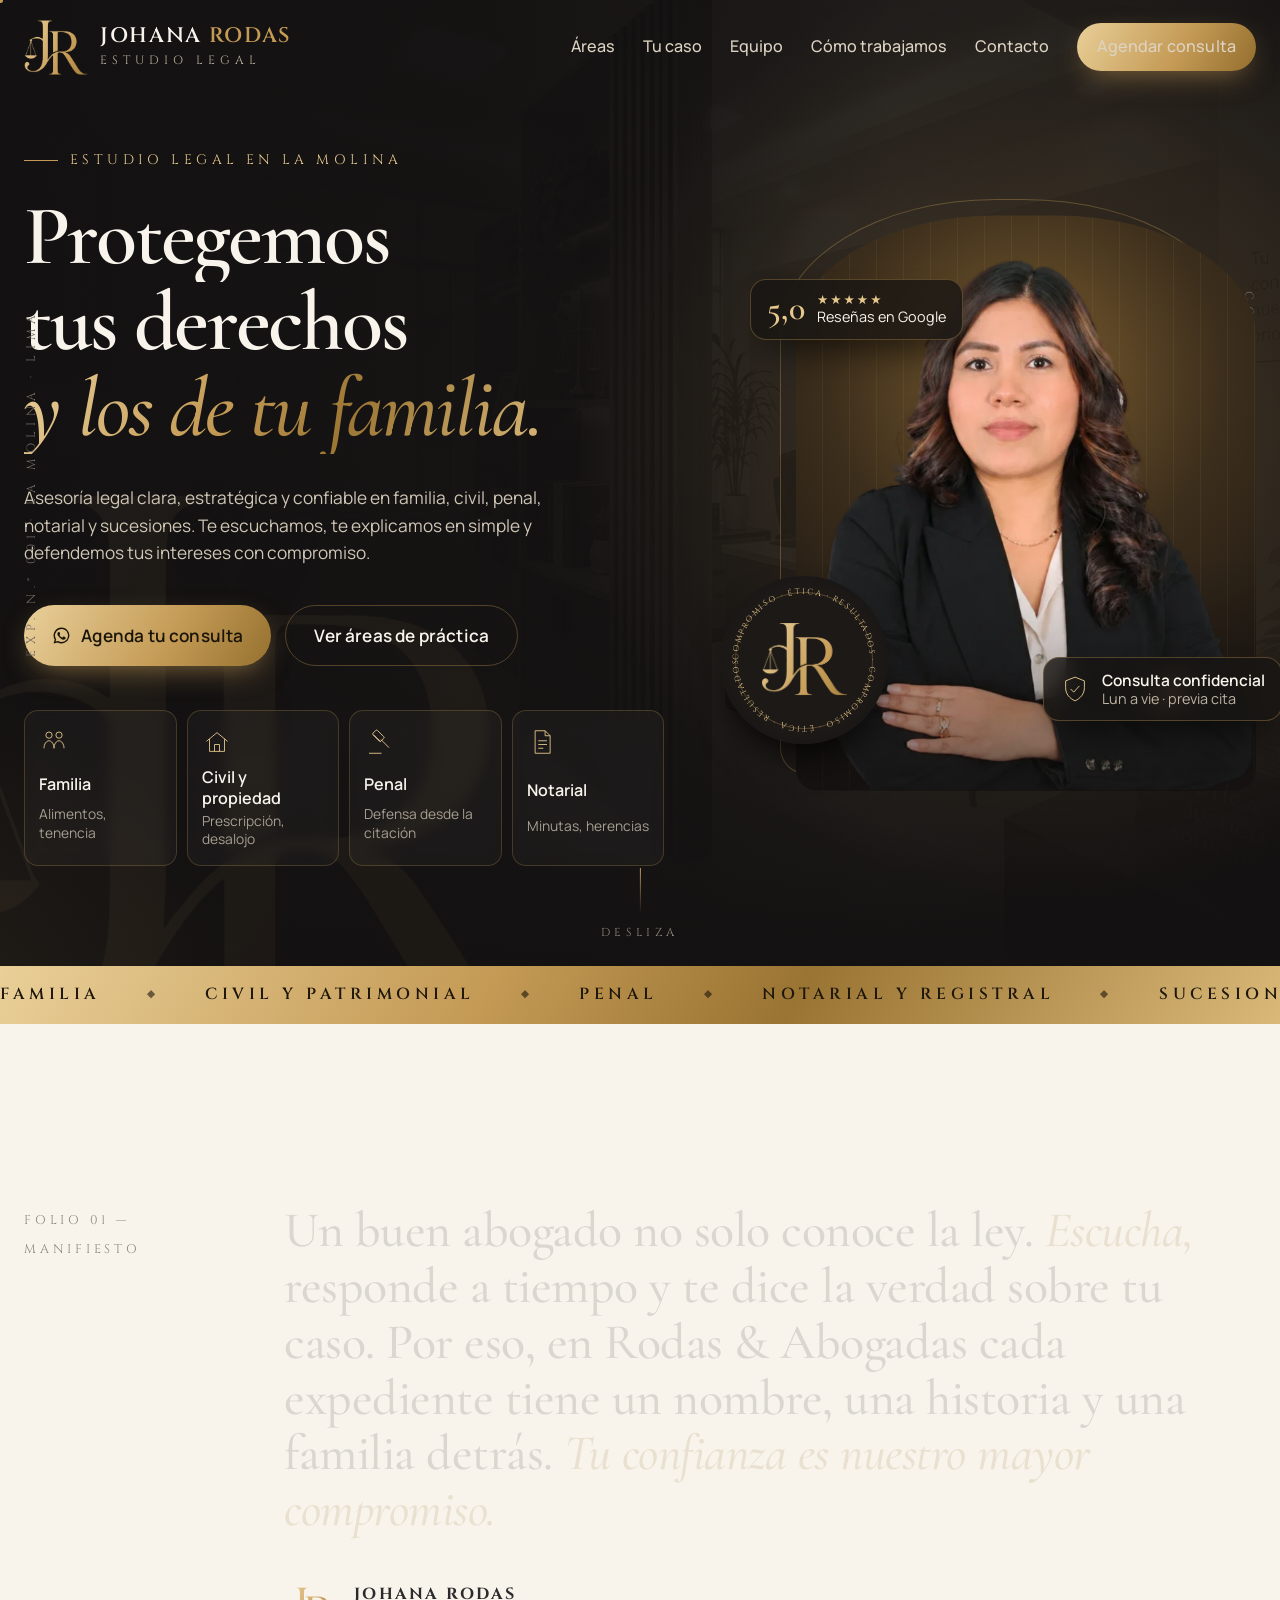
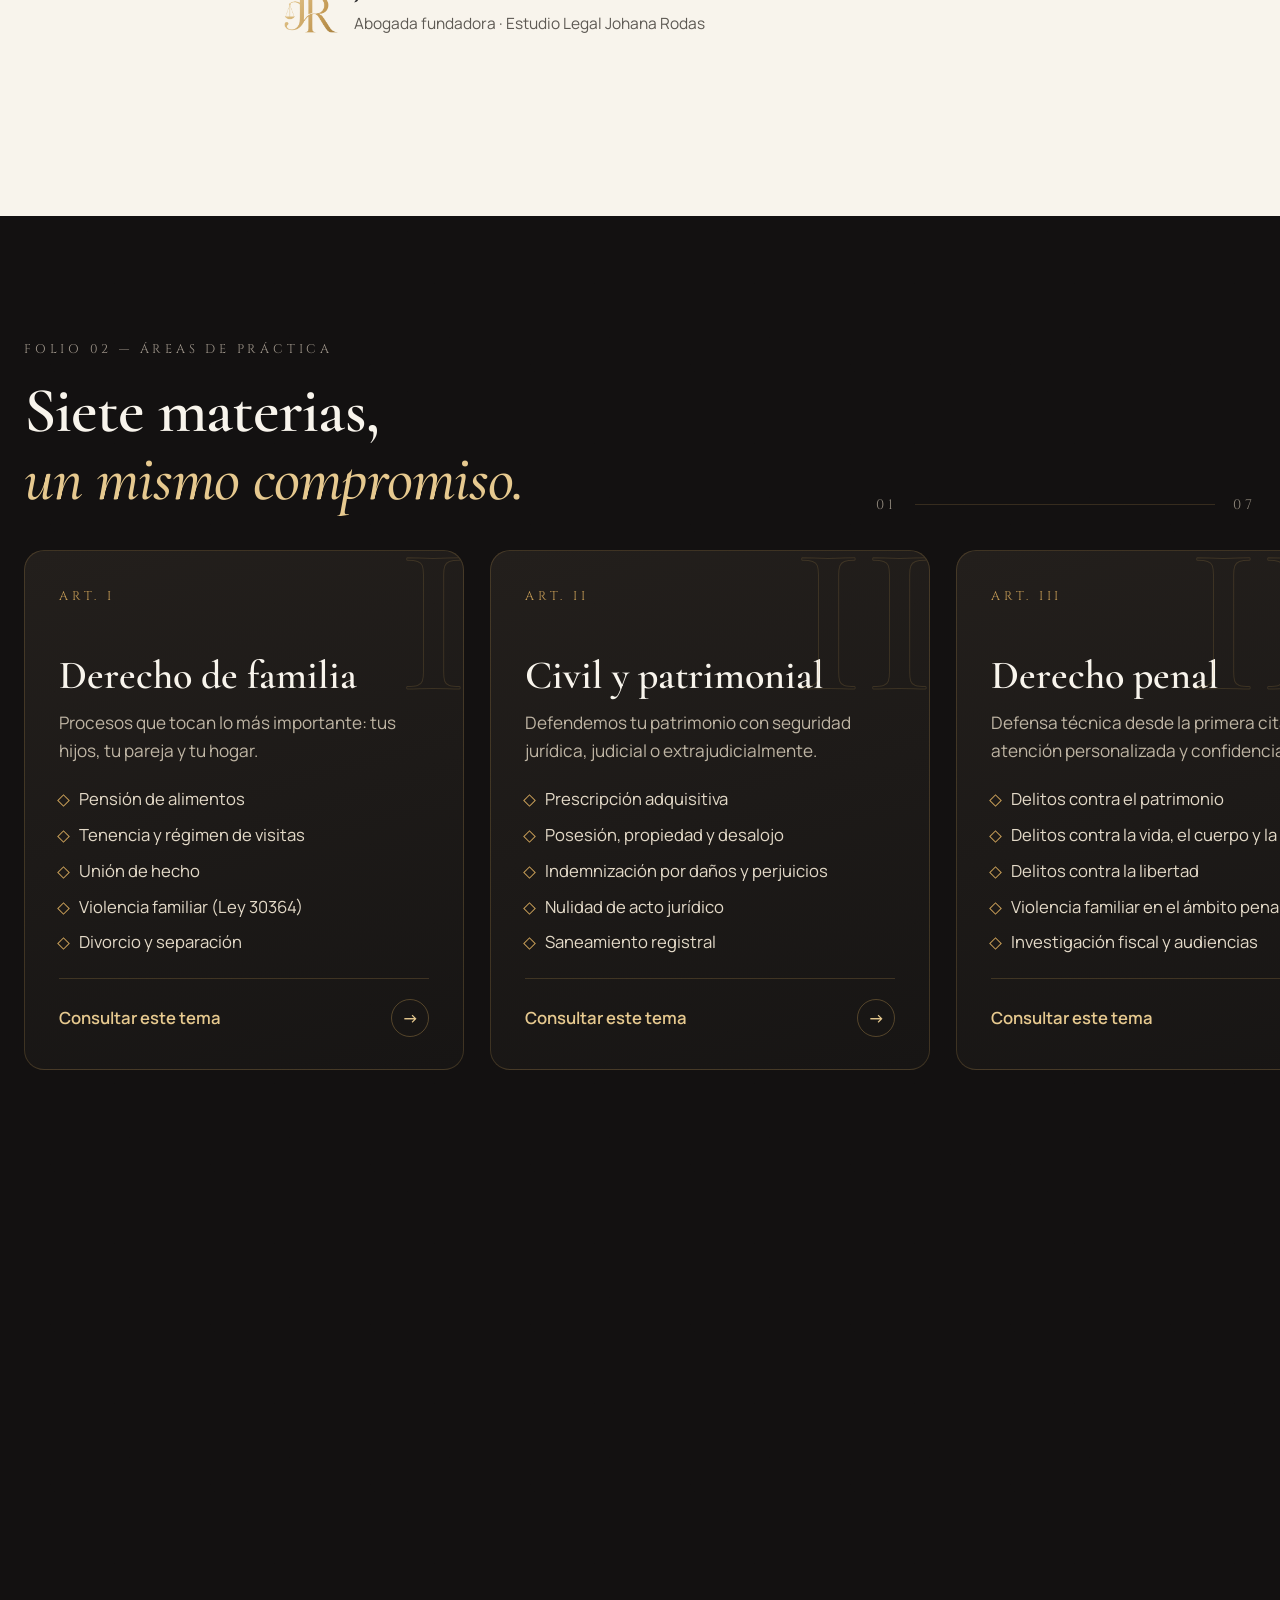
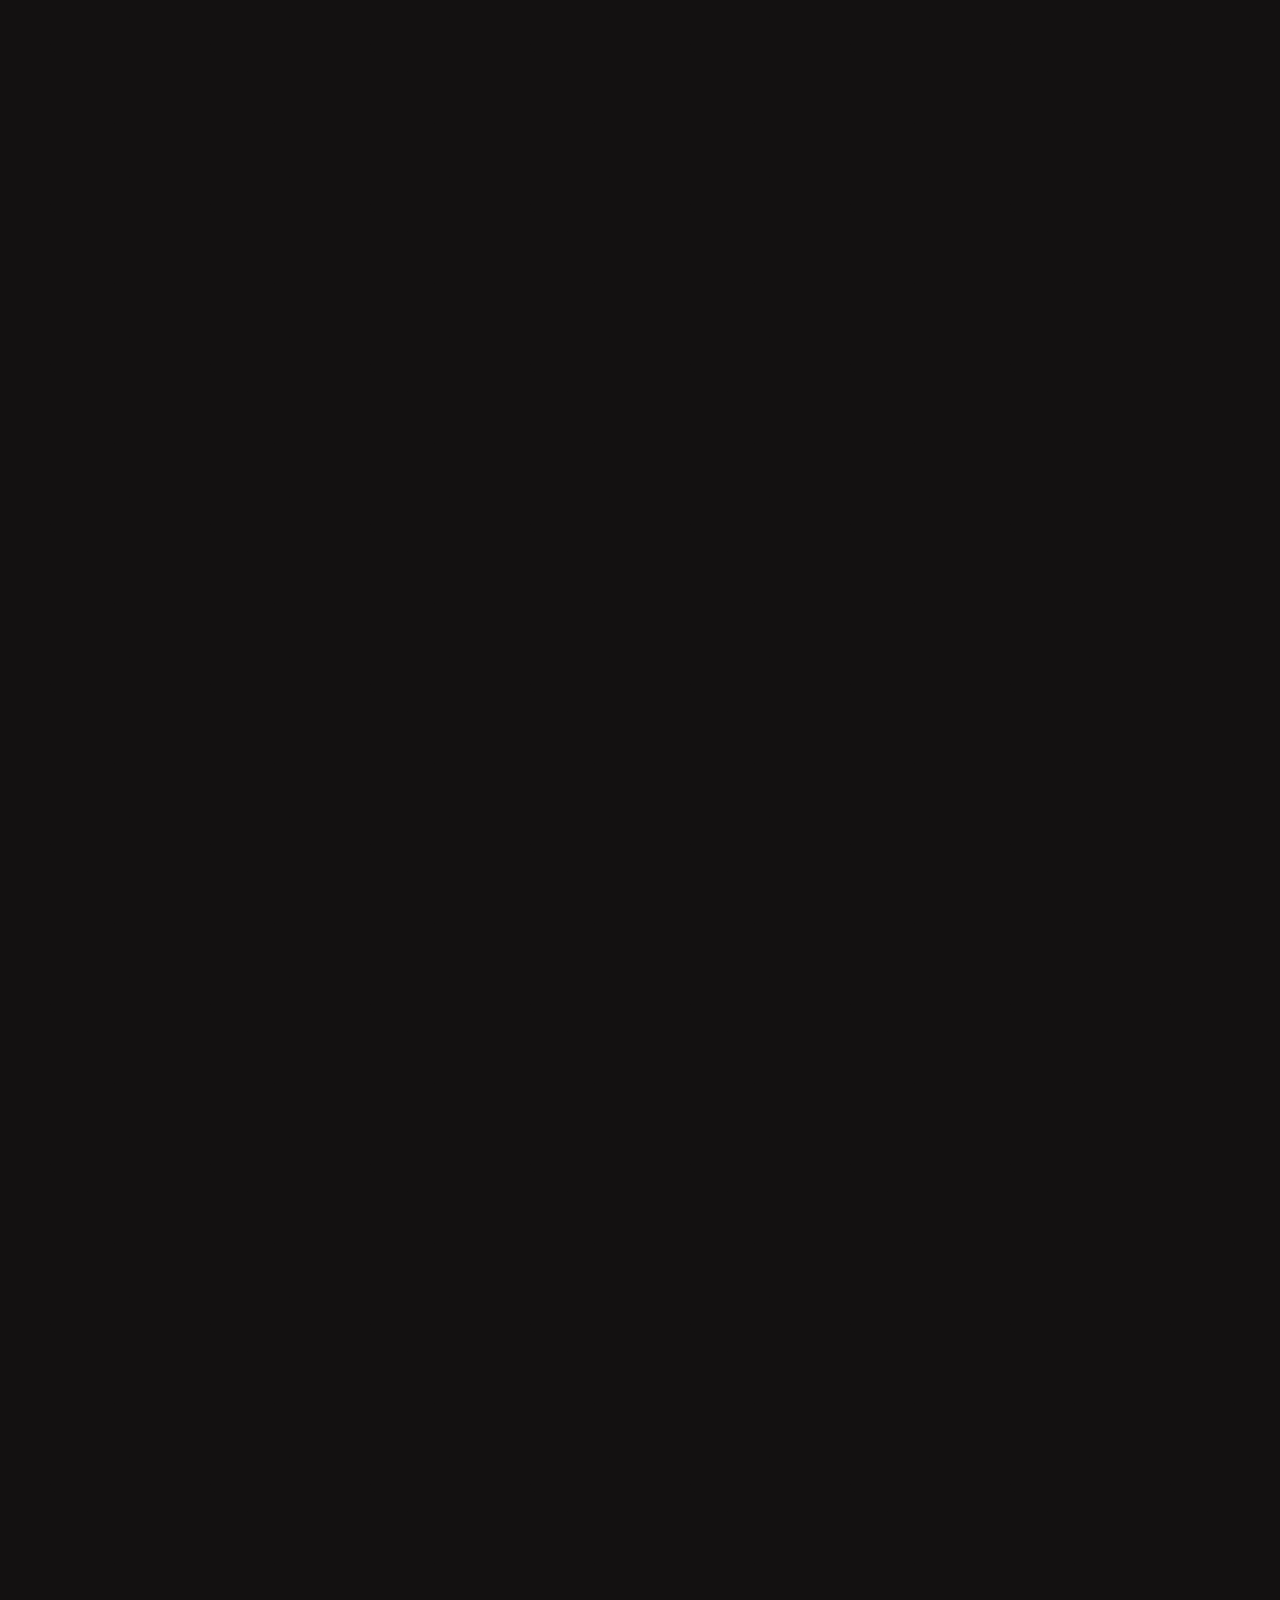
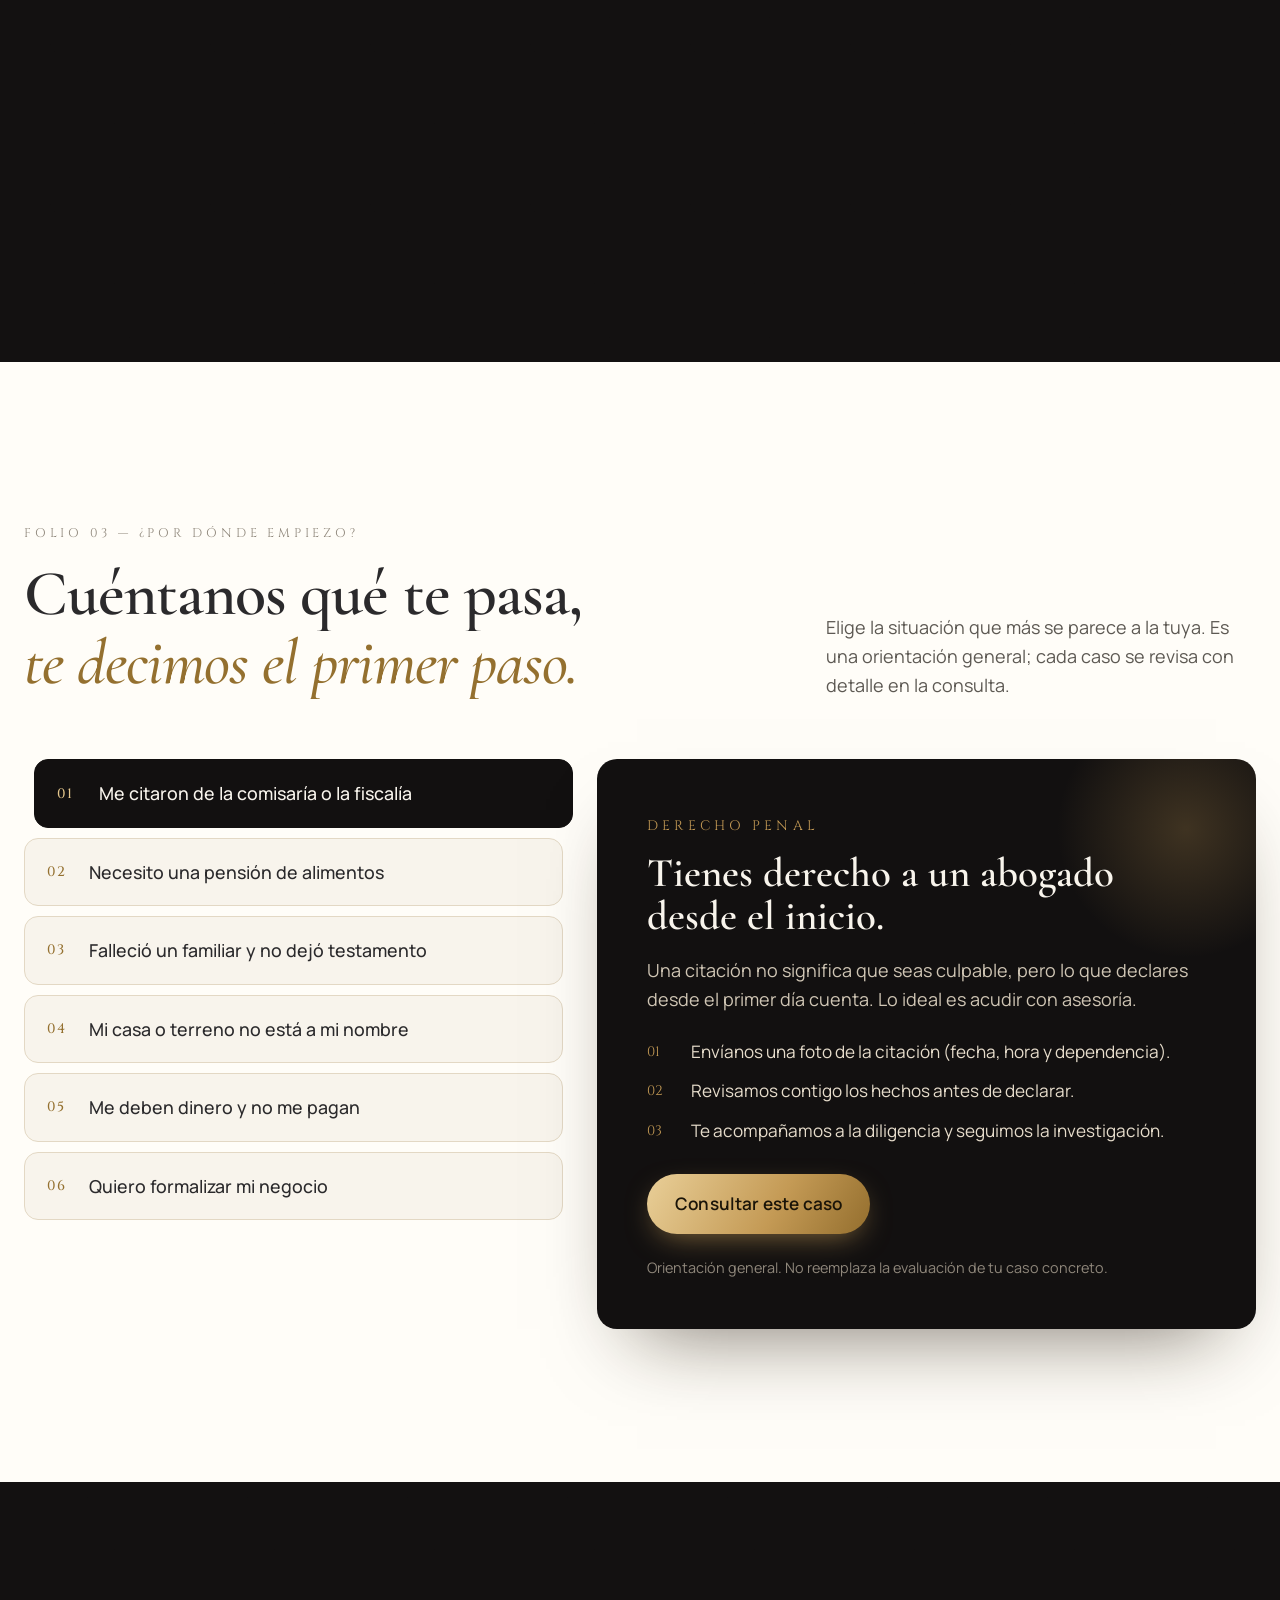
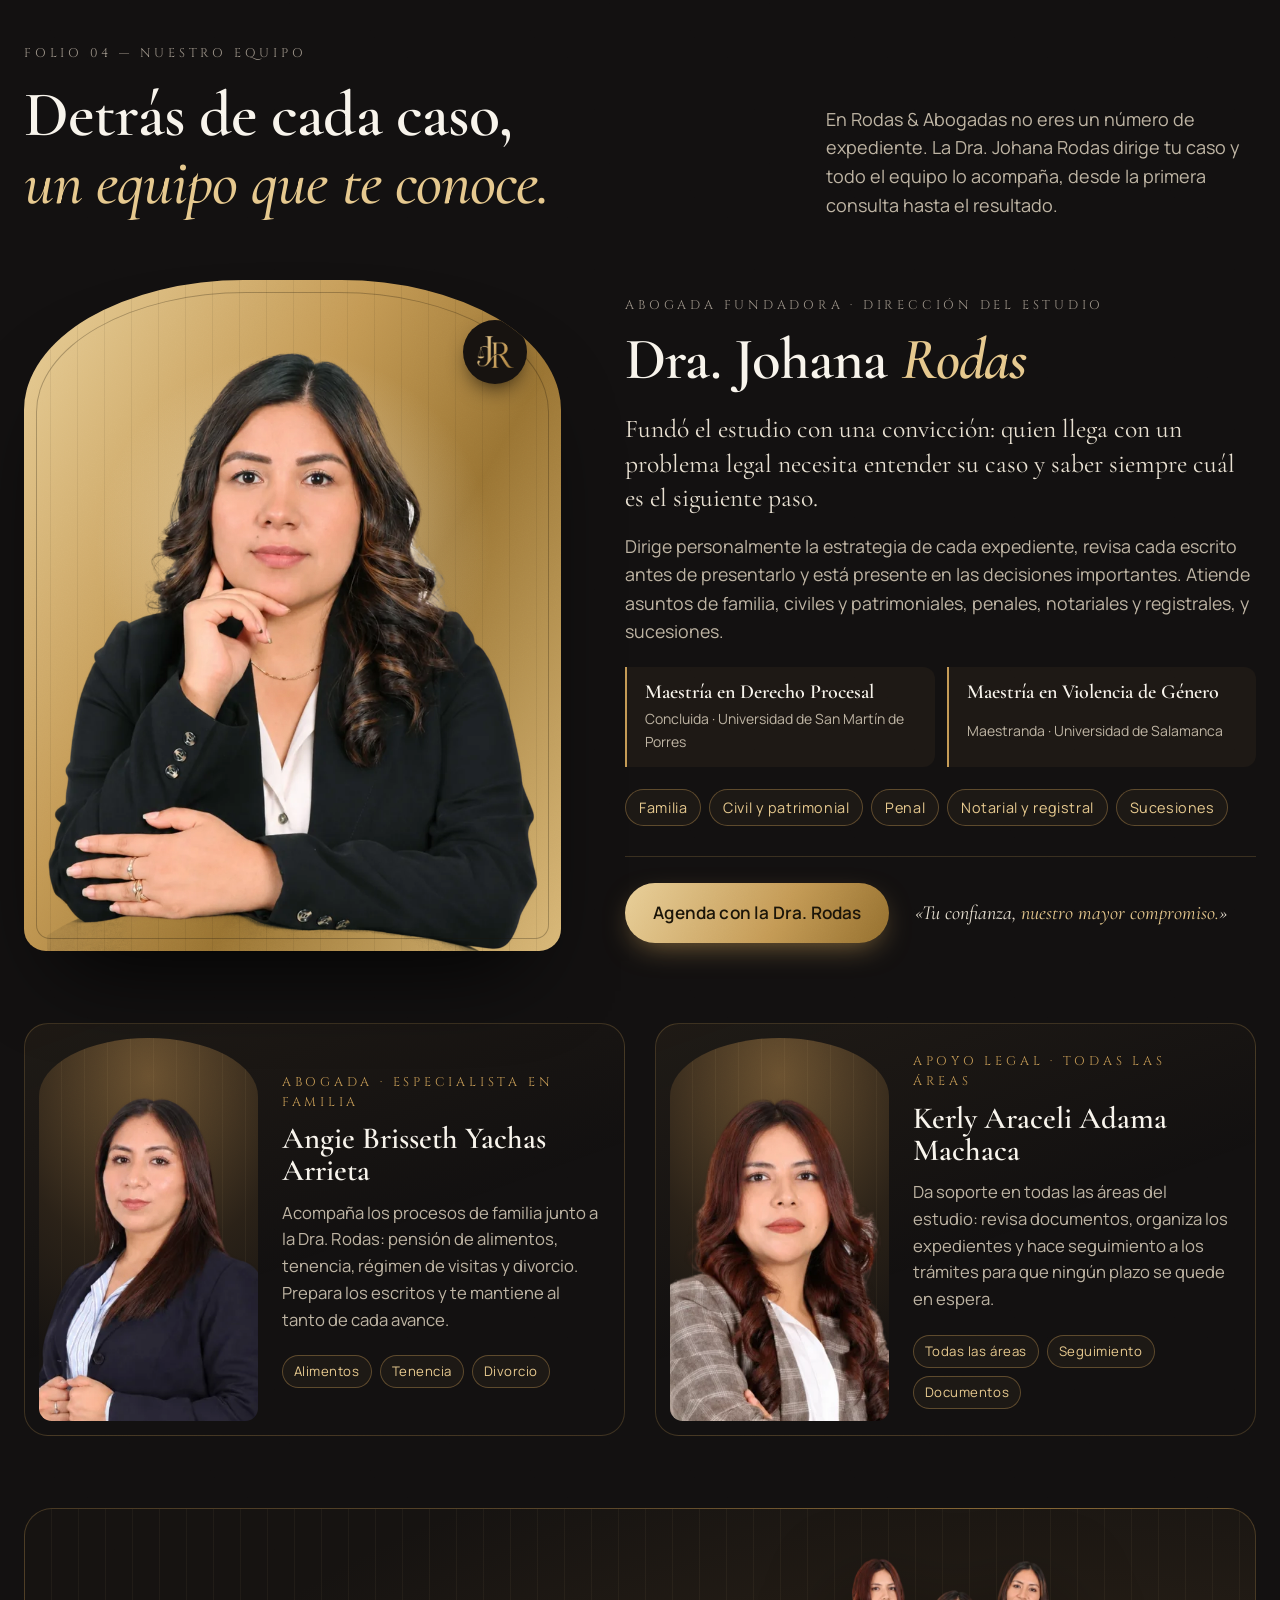
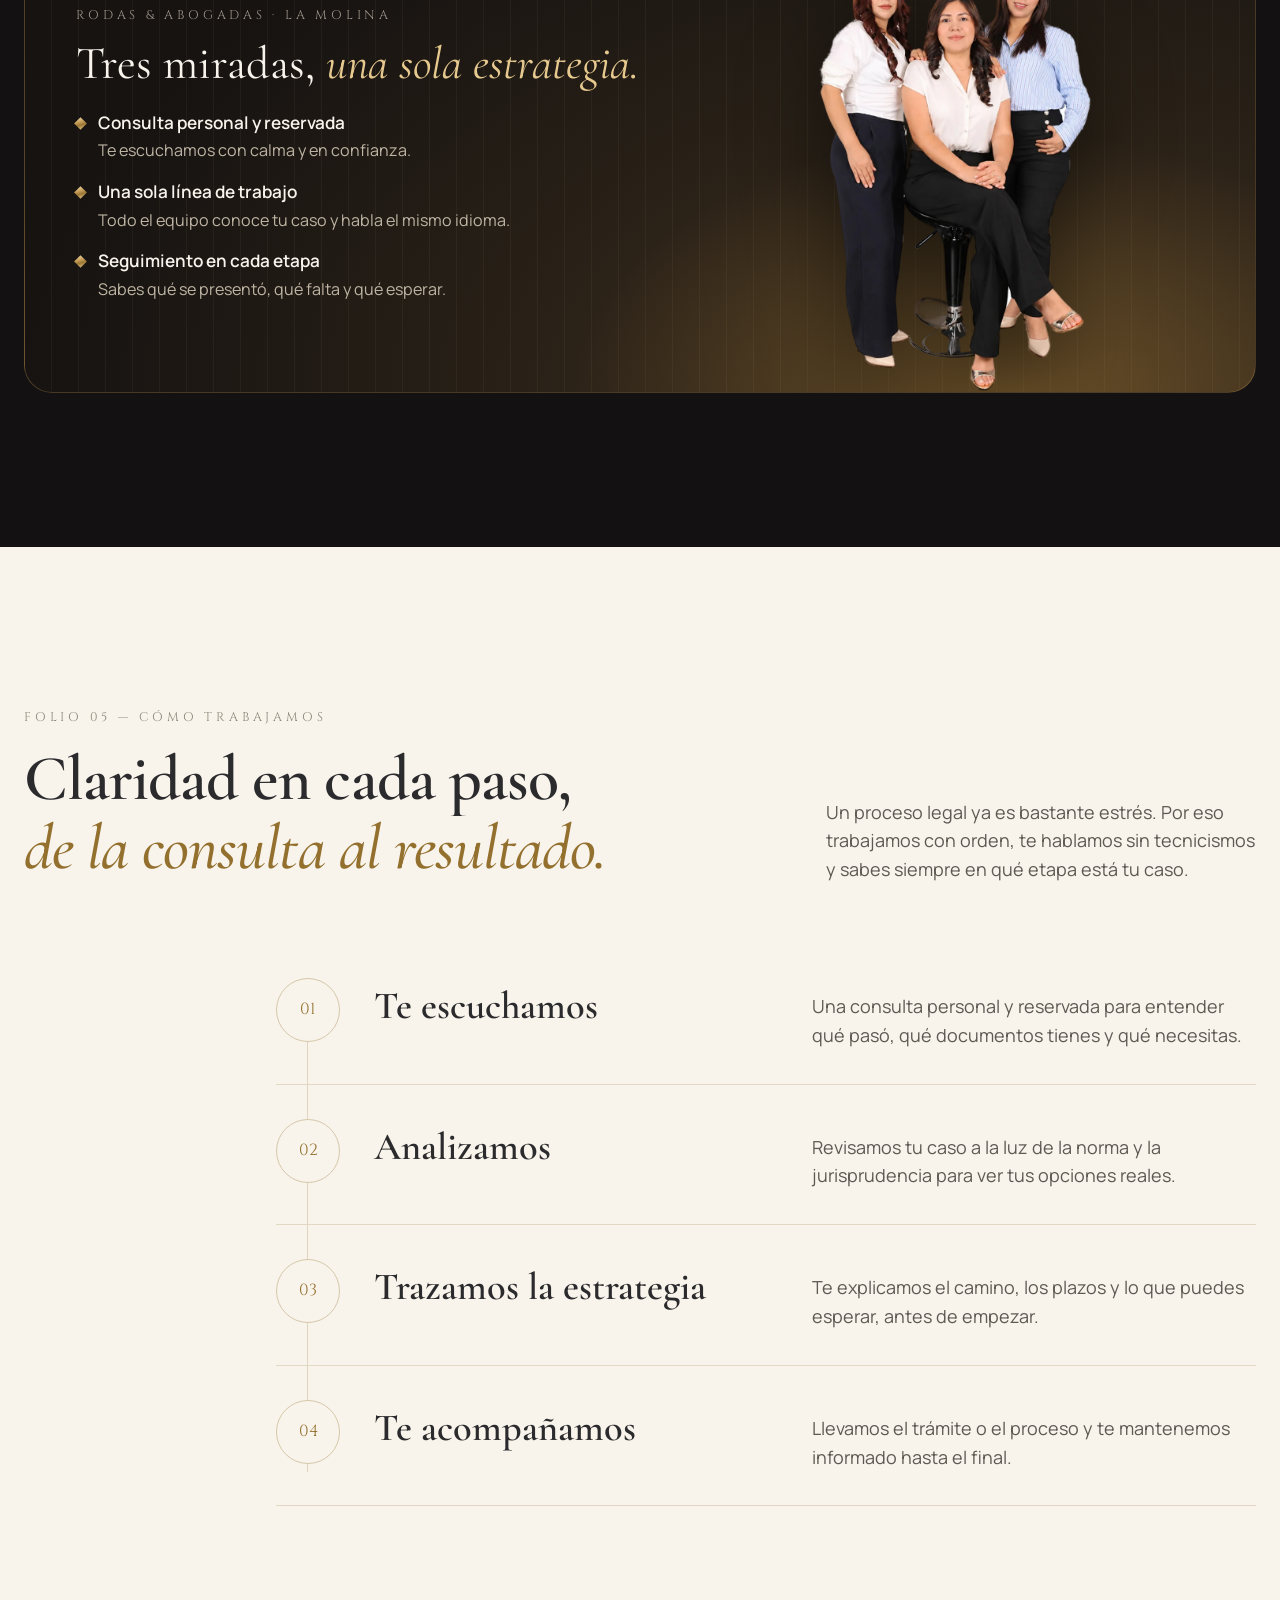
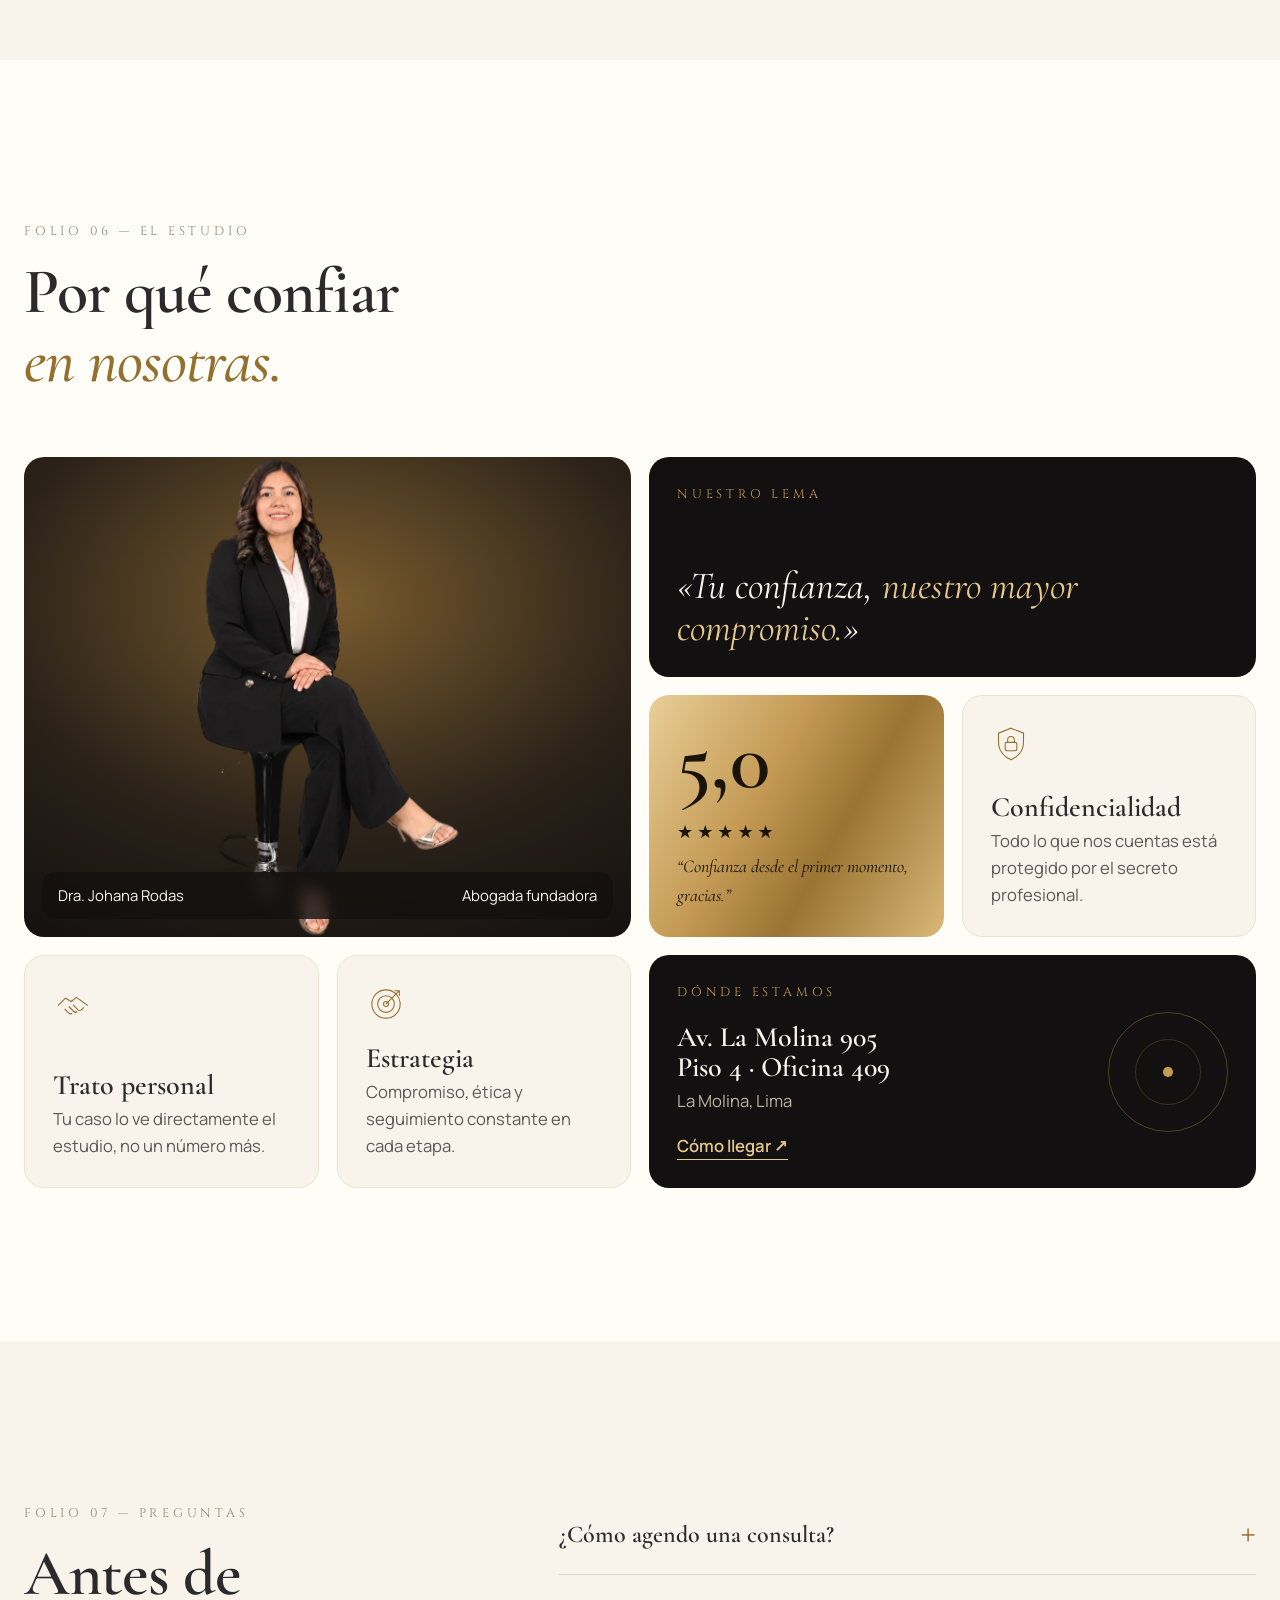
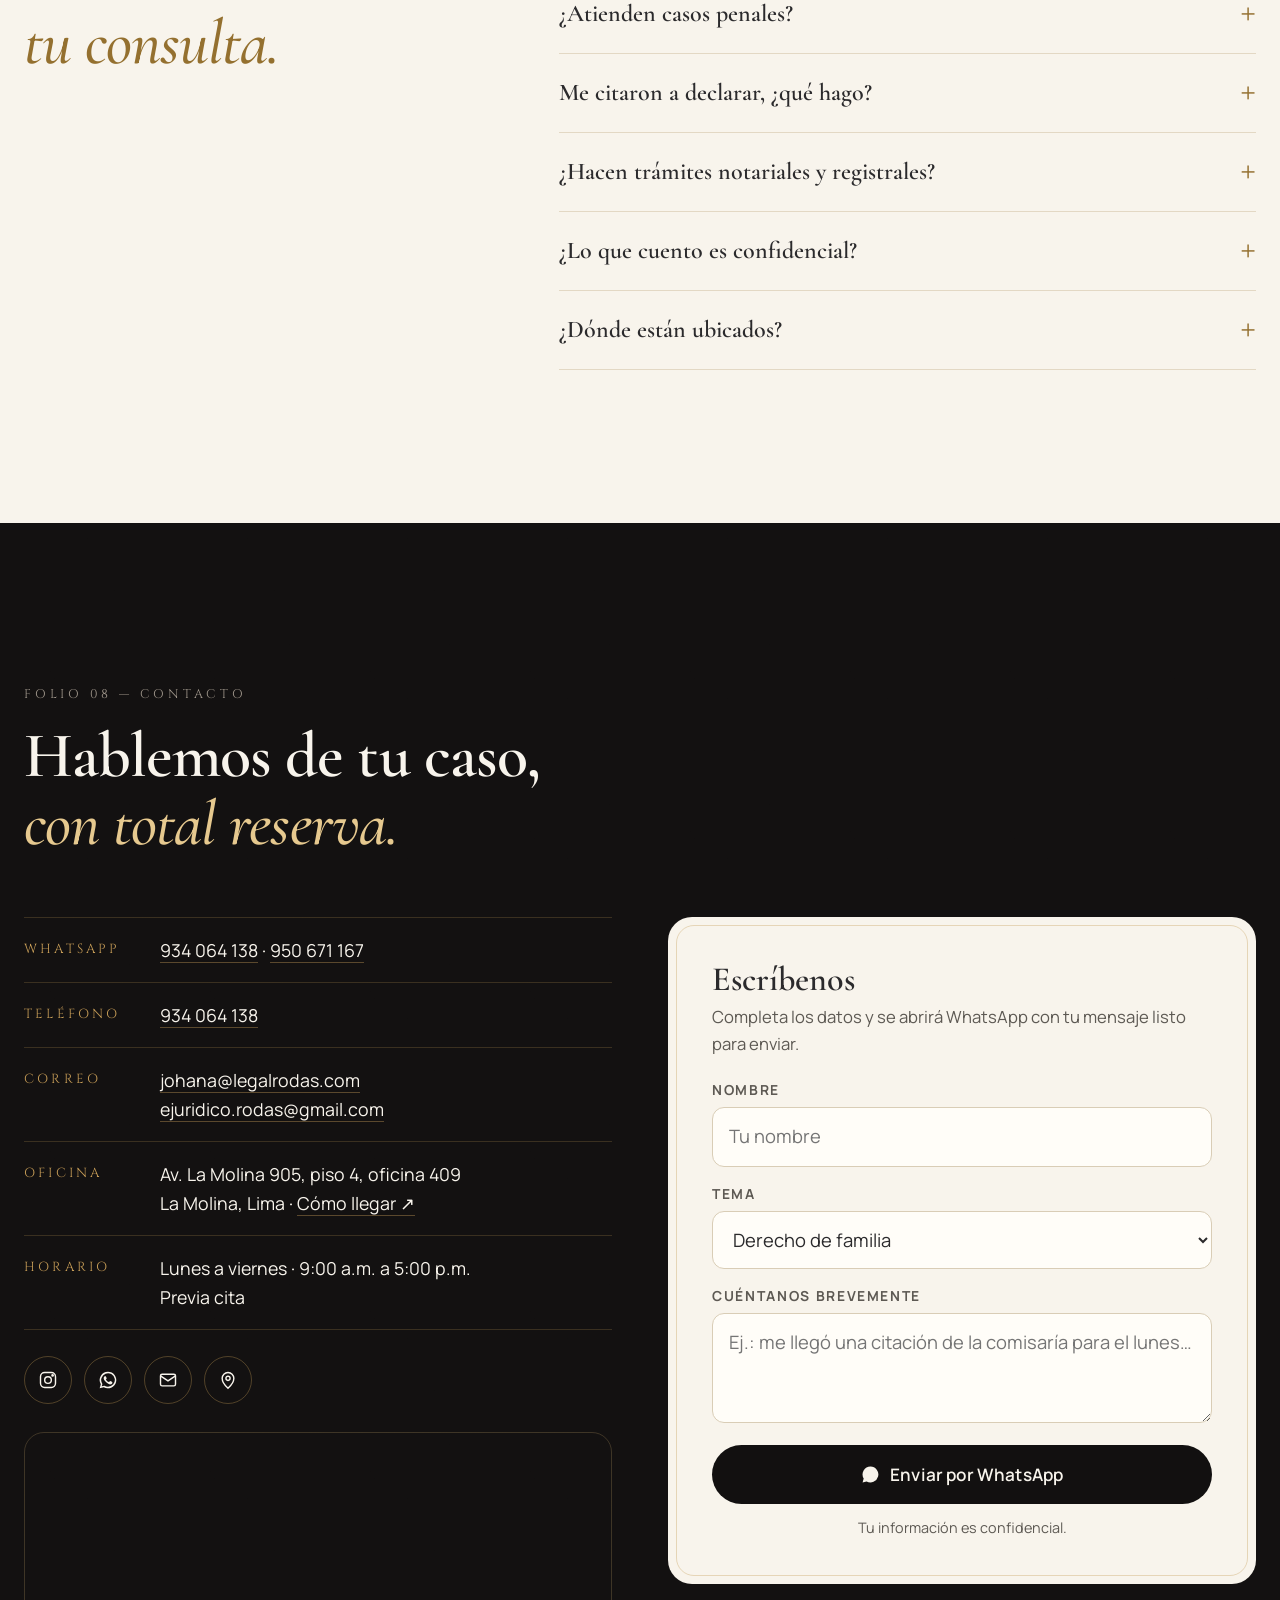
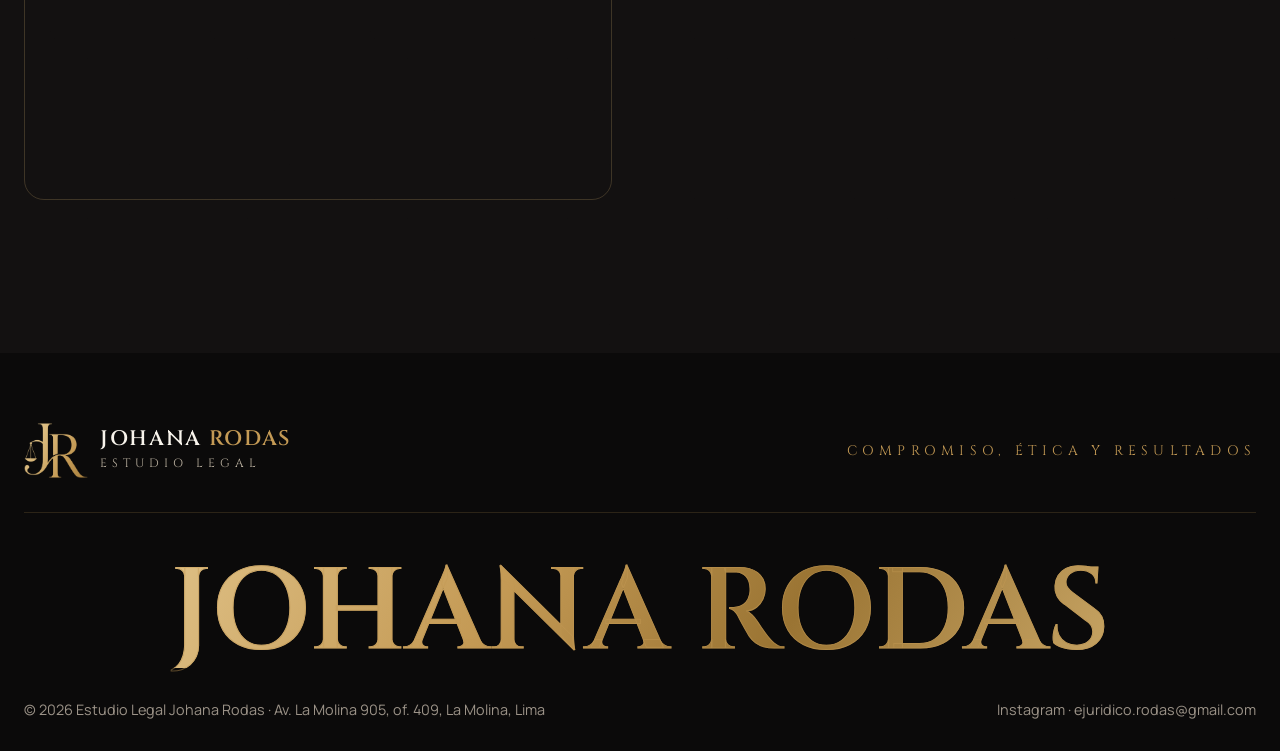
<file: demos/johana-rodas/index.html>
<!doctype html>
<html lang="es-PE">
<head>
<meta charset="utf-8">
<meta name="viewport" content="width=device-width, initial-scale=1, viewport-fit=cover">
<title>Abogados en La Molina | Estudio Legal Johana Rodas · Civil, Familia, Penal y Notarial</title>
<meta name="description" content="Estudio Legal Johana Rodas, abogados en La Molina (Av. La Molina 905, of. 409). Derecho de familia, civil y patrimonial, penal, notarial y registral, sucesiones y contratos. ★ 5,0 en Google. WhatsApp 934 064 138.">
<meta name="robots" content="noindex,nofollow">
<meta name="theme-color" content="#121010">
<meta property="og:type" content="website">
<meta property="og:locale" content="es_PE">
<meta property="og:site_name" content="Estudio Legal Johana Rodas">
<meta property="og:title" content="Estudio Legal Johana Rodas · Abogados en La Molina">
<meta property="og:description" content="Tu confianza, nuestro mayor compromiso. Familia, civil, penal, notarial y sucesiones. Agenda tu consulta por WhatsApp.">
<meta property="og:image" content="img/og.jpg">
<meta name="twitter:card" content="summary_large_image">
<link rel="icon" href="favicon.ico" sizes="48x48">
<link rel="icon" type="image/png" sizes="192x192" href="img/icon-192.png">
<link rel="apple-touch-icon" href="img/apple-touch-icon.png">
<link rel="preload" as="image" href="img/retrato.webp" type="image/webp">
<link rel="manifest" href="site.webmanifest">
<link rel="preconnect" href="https://fonts.googleapis.com">
<link rel="preconnect" href="https://fonts.gstatic.com" crossorigin>
<link href="https://fonts.googleapis.com/css2?family=Cinzel:wght@500;600;700&family=Cormorant+Garamond:ital,wght@0,500;0,600;0,700;1,500;1,600&family=Manrope:wght@400;500;600;700&display=swap" rel="stylesheet">
<script type="application/ld+json">
{
 "@context":"https://schema.org",
 "@type":"LegalService",
 "name":"Estudio Legal Johana Rodas",
 "alternateName":"Rodas & Abogadas",
 "slogan":"Tu confianza, nuestro mayor compromiso",
 "description":"Estudio de abogados en La Molina, Lima: derecho de familia, civil y patrimonial, penal, notarial y registral, sucesiones, contratos y derecho comercial.",
 "image":"img/oficina.jpg",
 "logo":"img/icon-512.png",
 "founder":{"@type":"Person","name":"Johana Rodas","jobTitle":"Abogada fundadora"},
 "telephone":["+51934064138","+51950671167"],
 "email":["johana@legalrodas.com","ejuridico.rodas@gmail.com"],
 "priceRange":"$$",
 "address":{"@type":"PostalAddress","streetAddress":"Av. La Molina 905, piso 4, oficina 409","addressLocality":"La Molina","addressRegion":"Lima","postalCode":"15012","addressCountry":"PE"},
 "geo":{"@type":"GeoCoordinates","latitude":-12.0679128,"longitude":-76.958234},
 "hasMap":"https://www.google.com/maps?cid=2740321370243333905",
 "openingHoursSpecification":[{"@type":"OpeningHoursSpecification","dayOfWeek":["Monday","Tuesday","Wednesday","Thursday","Friday"],"opens":"09:00","closes":"17:00"}],
 "aggregateRating":{"@type":"AggregateRating","ratingValue":"5.0","reviewCount":"5"},
 "areaServed":["La Molina","Ate","Santa Anita","Surco","San Borja","Lima"],
 "knowsAbout":["Derecho de familia","Pensión de alimentos","Tenencia","Derecho civil","Prescripción adquisitiva","Derecho penal","Defensa penal","Derecho notarial","Sucesión intestada","Contratos","Constitución de empresas"],
 "sameAs":["https://www.instagram.com/elegaljohanarodas/"]
}
</script>
<style>
:root{
  --onyx:#121010; --onyx-2:#1b1816; --onyx-3:#26221f;
  --ivory:#f8f4ec; --ivory-2:#efe8da; --paper:#fffdf8;
  --ink:#2b2a2c; --ink-soft:#5d5953;
  --gold:#c49a55; --gold-hi:#e6c88d; --gold-lo:#94702f;
  --gold-grad:linear-gradient(120deg,#e9cf98 0%,#c49a55 38%,#9a7433 62%,#d9b878 100%);
  --line:rgba(196,154,85,.35);
  --serif:'Cormorant Garamond',Georgia,'Times New Roman',serif;
  --caps:'Cinzel',Georgia,serif;
  --sans:'Manrope',system-ui,-apple-system,'Segoe UI',Roboto,Arial,sans-serif;
  --r:20px; --wrap:1240px;
  --ease:cubic-bezier(.2,.7,.1,1);
  --grain:url("data:image/svg+xml,%3Csvg xmlns='http://www.w3.org/2000/svg' width='160' height='160'%3E%3Cfilter id='n'%3E%3CfeTurbulence type='fractalNoise' baseFrequency='.85' numOctaves='3' stitchTiles='stitch'/%3E%3CfeColorMatrix values='0 0 0 0 1 0 0 0 0 1 0 0 0 0 1 0 0 0 .55 0'/%3E%3C/filter%3E%3Crect width='100%25' height='100%25' filter='url(%23n)'/%3E%3C/svg%3E");
}
*{box-sizing:border-box;margin:0;padding:0}
html{-webkit-text-size-adjust:100%}
body{font-family:var(--sans);color:var(--ink);background:var(--ivory);line-height:1.6;font-size:18px;overflow-x:clip}
img{max-width:100%;display:block}
a{color:inherit;text-decoration:none}
button{font:inherit;cursor:pointer;border:0;background:none;color:inherit}
.wrap{width:min(var(--wrap),100% - 48px);margin-inline:auto}
::selection{background:var(--gold);color:var(--onyx)}
:focus-visible{outline:2px solid var(--gold);outline-offset:3px;border-radius:6px}
.osc{background:var(--onyx);color:var(--ivory)}
.osc::after{content:"";position:absolute;inset:0;background:var(--grain);opacity:.06;pointer-events:none;mix-blend-mode:overlay}

/* ---------- monograma ---------- */
.mono{display:block;aspect-ratio:726/619;background:var(--gold-grad);background-size:220% 100%;
  -webkit-mask:url(img/monograma-mask.png) center/contain no-repeat;mask:url(img/monograma-mask.png) center/contain no-repeat}
.mono.shine{animation:shine 7s ease-in-out infinite}
@keyframes shine{0%,100%{background-position:0% 0}50%{background-position:100% 0}}

/* ---------- precarga ---------- */
.pre{position:fixed;inset:0;z-index:200;background:var(--onyx);display:grid;place-items:center;transition:transform 1s cubic-bezier(.76,0,.24,1)}
.pre-in{display:grid;justify-items:center;gap:22px}
.pre .mono{width:150px;background:linear-gradient(to top,var(--gold) 50%,rgba(230,200,141,.12) 50%);background-size:100% 200%;background-position:0 0;animation:llena .85s cubic-bezier(.6,0,.2,1) forwards}
@keyframes llena{to{background-position:0 100%}}
.pre-num{font-family:var(--caps);letter-spacing:.4em;font-size:13.8px;color:#8f877b}
.pre.fuera{transform:translateY(-100%)}
.pre.fuera .pre-in{opacity:0;transition:opacity .3s}
.sin-pre .pre{display:none}

/* ---------- cursor ---------- */
.cur,.cur-dot{position:fixed;left:0;top:0;z-index:150;pointer-events:none;border-radius:50%;display:none}
.cur{width:38px;height:38px;margin:-19px 0 0 -19px;border:1px solid var(--gold);transition:width .35s var(--ease),height .35s var(--ease),margin .35s var(--ease),background .35s,border-color .35s;place-items:center;font-family:var(--caps);font-size:11.5px;letter-spacing:.2em;color:var(--onyx)}
.cur-dot{width:5px;height:5px;margin:-2.5px 0 0 -2.5px;background:var(--gold)}
@media (pointer:fine){.cur{display:grid}.cur-dot{display:block}}
.cur.sobre{width:64px;height:64px;margin:-32px 0 0 -32px;background:rgba(196,154,85,.14)}
.cur.ver{width:86px;height:86px;margin:-43px 0 0 -43px;background:var(--gold);border-color:var(--gold)}
.cur span{opacity:0;transition:opacity .2s}.cur.ver span{opacity:1}

/* ---------- progreso ---------- */
.prog{position:fixed;left:0;top:0;height:2px;width:100%;z-index:95;background:var(--gold-grad);transform-origin:0 50%;transform:scaleX(0)}

/* ---------- botones ---------- */
.btn{display:inline-flex;align-items:center;gap:.6em;padding:16px 28px;border-radius:999px;font-weight:600;font-size:17.2px;letter-spacing:.01em;transition:transform .35s var(--ease),box-shadow .35s var(--ease),background .3s,color .3s}
.btn svg{width:19px;height:19px;flex:none}
.btn-oro{background:var(--gold-grad);background-size:160% 100%;color:#1a1408;box-shadow:0 10px 30px -10px rgba(196,154,85,.7)}
.btn-oro:hover{background-position:100% 0;box-shadow:0 16px 36px -12px rgba(196,154,85,.85)}
.btn-linea{border:1px solid var(--line);color:var(--ivory)}
.btn-linea:hover{border-color:var(--gold);background:rgba(196,154,85,.08)}
.btn-tinta{background:var(--onyx);color:var(--ivory)}
.btn-tinta:hover{background:#000}

/* ---------- header ---------- */
.top{position:fixed;inset:0 0 auto;z-index:90;transition:background .4s,backdrop-filter .4s,box-shadow .4s,padding .4s;padding:20px 0}
.top.solid{background:rgba(18,16,16,.82);backdrop-filter:blur(14px);-webkit-backdrop-filter:blur(14px);padding:10px 0;box-shadow:0 1px 0 rgba(196,154,85,.25)}
.top .wrap{display:flex;align-items:center;justify-content:space-between;gap:20px}
.marca{display:flex;align-items:center;gap:12px;color:var(--ivory)}
.marca .mono{width:64px}
.marca b{display:block;font-family:var(--caps);font-weight:600;font-size:21px;letter-spacing:.08em;line-height:1.1}
.marca b span{color:var(--gold)}
.marca small{display:block;font-family:var(--caps);font-size:12px;letter-spacing:.42em;color:#bdb3a2;margin-top:3px}
.nav{display:flex;gap:28px;align-items:center}
.nav a{color:#ddd3c2;font-size:16.1px;font-weight:500;position:relative}
.nav a:not(.btn)::after{content:"";position:absolute;left:0;right:0;bottom:-6px;height:1px;background:var(--gold);transform:scaleX(0);transform-origin:right;transition:transform .4s var(--ease)}
.nav a:not(.btn):hover::after{transform:scaleX(1);transform-origin:left}
.nav .btn{padding:11px 20px;font-size:16.1px}
.burger{display:none;width:44px;height:44px;border-radius:50%;border:1px solid var(--line);position:relative}
.burger span,.burger span::before,.burger span::after{position:absolute;left:13px;width:18px;height:1.5px;background:var(--ivory);transition:transform .35s var(--ease),opacity .2s}
.burger span{top:21px}.burger span::before{content:"";left:0;top:-6px}.burger span::after{content:"";left:0;top:6px}
.menu-abierto .burger span{background:transparent}
.menu-abierto .burger span::before{transform:translateY(6px) rotate(45deg)}
.menu-abierto .burger span::after{transform:translateY(-6px) rotate(-45deg)}

/* ---------- comunes ---------- */
.eyebrow{display:inline-flex;align-items:center;gap:12px;font-family:var(--caps);font-size:13.8px;letter-spacing:.32em;color:var(--gold-hi)}
.eyebrow::before{content:"";width:34px;height:1px;background:var(--gold)}
.folio{font-family:var(--caps);font-size:12.6px;letter-spacing:.3em;color:#8f877b}
.osc .folio{color:#9c9388}
.h2{font-family:var(--serif);font-weight:600;font-size:clamp(38px,5vw,72px);line-height:1;letter-spacing:-.015em;margin-top:18px}
.h2 em{font-style:italic;font-weight:500;color:var(--gold-lo)}
.osc .h2 em{color:var(--gold-hi)}
.cab{display:flex;justify-content:space-between;align-items:flex-end;gap:40px;margin-bottom:60px;flex-wrap:wrap}
.cab p{color:var(--ink-soft);max-width:430px}
.osc .cab p{color:#bdb3a2}
.sec{position:relative;padding:clamp(90px,12vw,160px) 0}

/* ---------- hero ---------- */
.hero{position:relative;min-height:100svh;display:flex;align-items:center;overflow:hidden;padding:140px 0 100px;isolation:isolate}
.hero::before{content:"";position:absolute;inset:-20%;z-index:-2;background:radial-gradient(40% 50% at 74% 46%,rgba(196,154,85,.22),transparent 70%),radial-gradient(30% 40% at 8% 92%,rgba(196,154,85,.10),transparent 70%)}
.hero-grid{display:grid;grid-template-columns:1.2fr .8fr;gap:70px;align-items:center}
.hero h1{font-family:var(--serif);font-weight:600;font-size:clamp(48px,6.6vw,100px);line-height:.95;letter-spacing:-.025em;margin:24px 0 30px}
.hero h1 em{font-style:italic;font-weight:500;background:var(--gold-grad);-webkit-background-clip:text;background-clip:text;color:transparent;padding-right:.08em}
.ln{display:block;overflow:hidden;padding-bottom:.07em}
.ln>span{display:inline-block;transform-origin:0 100%;transition:transform 1.2s var(--ease)}
.js .ln>span{transform:translateY(108%) rotate(3deg)}
.js.listo .hero .ln>span{transform:none}
.ln:nth-child(2)>span{transition-delay:.1s}.ln:nth-child(3)>span{transition-delay:.2s}
.hero p.lead{font-size:clamp(16.5px,1.35vw,19px);color:#cfc5b4;max-width:520px}
.hero .ctas{display:flex;flex-wrap:wrap;gap:14px;margin-top:38px}
.hero-datos{display:flex;flex-wrap:wrap;gap:12px 38px;margin-top:50px;padding-top:26px;border-top:1px solid rgba(196,154,85,.22);font-size:16.1px;color:#bdb3a2}
.hero-datos b{display:block;color:var(--ivory);font-weight:600;font-size:17.2px}
.hero-datos .est{color:var(--gold-hi);letter-spacing:.12em}
.hero-bg{position:absolute;inset:0;z-index:-3;overflow:hidden}
.hero-bg img{width:100%;height:100%;object-fit:cover;object-position:50% 40%;opacity:.2;filter:grayscale(1) sepia(.55) contrast(1.1) brightness(.8);transform:scale(1.06)}
.hero-bg::after{content:"";position:absolute;inset:0;background:linear-gradient(90deg,var(--onyx) 0%,rgba(18,16,16,.92) 38%,rgba(18,16,16,.55) 70%,rgba(18,16,16,.8) 100%),linear-gradient(0deg,var(--onyx) 0%,transparent 30%)}
.hero-marca{position:absolute;z-index:-1;width:min(720px,60vw);left:-8%;bottom:-14%;opacity:.05;pointer-events:none}
.hero-serv{list-style:none;display:grid;grid-template-columns:repeat(4,1fr);gap:10px;margin-top:44px;max-width:640px}
.hero-serv a{display:grid;gap:4px;padding:16px 14px;border-radius:14px;border:1px solid rgba(196,154,85,.25);background:rgba(255,255,255,.03);backdrop-filter:blur(6px);-webkit-backdrop-filter:blur(6px);transition:all .4s var(--ease);height:100%}
.hero-serv a:hover{border-color:var(--gold);background:rgba(196,154,85,.1);transform:translateY(-4px)}
.hero-serv svg{width:30px;height:30px;stroke:var(--gold-hi);fill:none;stroke-width:1.4;margin-bottom:6px}
.hero-serv b{font-size:16.1px;font-weight:600;color:var(--ivory);line-height:1.25}
.hero-serv span{font-size:13.8px;color:#a59c8f;line-height:1.35}
.flota{position:absolute;z-index:2;display:flex;align-items:center;gap:12px;padding:12px 16px;border-radius:16px;background:rgba(24,21,19,.78);backdrop-filter:blur(12px);-webkit-backdrop-filter:blur(12px);border:1px solid rgba(196,154,85,.35);box-shadow:0 20px 40px -18px #000;color:var(--ivory);font-size:14.4px;line-height:1.3;animation:flota 6s ease-in-out infinite}
.flota b{font-weight:600;font-size:15.5px;display:block}
.flota i{font-style:normal;color:var(--gold-hi);letter-spacing:2px;display:block;font-size:12.6px}
.flota.f1{top:11%;left:-46px}
.flota.f1>b{font-family:var(--serif);font-size:34px;line-height:1;color:var(--gold-hi)}
.flota.f2{bottom:12%;right:-26px;animation-delay:-3s;color:#bdb3a2}
.flota.f2 svg{width:30px;height:30px;stroke:var(--gold-hi);fill:none;stroke-width:1.5;flex:none}
.flota.f2 b{color:var(--ivory)}
@keyframes flota{0%,100%{transform:translateY(0)}50%{transform:translateY(-8px)}}
.riel{position:absolute;left:22px;top:50%;transform:translateY(-50%) rotate(180deg);writing-mode:vertical-rl;font-family:var(--caps);font-size:12.1px;letter-spacing:.45em;color:#6f685e}
.riel.der{left:auto;right:22px;transform:translateY(-50%)}
.retrato{position:relative;justify-self:end;width:min(460px,100%);margin:0}
.arco{position:relative;aspect-ratio:4/5;border-radius:200px 200px 20px 20px / 120px 120px 20px 20px;overflow:hidden;background:#2a2217;box-shadow:0 50px 90px -40px #000;clip-path:inset(100% 0 0 0 round 200px 200px 20px 20px / 120px 120px 20px 20px);transition:clip-path 1.6s var(--ease) .15s}
.listo .arco{clip-path:inset(0 0 0 0 round 200px 200px 20px 20px / 120px 120px 20px 20px)}
.arco img{width:100%;height:100%;object-fit:cover;object-position:50% 0;padding-top:9%;transform:scale(1.18);transition:transform 2.4s var(--ease) .15s}
.listo .arco img{transform:scale(1)}
.arco::after{content:"";position:absolute;inset:0;background:linear-gradient(180deg,transparent 60%,rgba(18,16,16,.6));pointer-events:none}
.retrato::before{content:"";position:absolute;inset:-16px 16px 16px -16px;border:1px solid var(--line);border-radius:216px 216px 26px 26px / 134px 134px 26px 26px;pointer-events:none}
.sello{position:absolute;width:168px;aspect-ratio:1;left:-76px;bottom:46px;border-radius:50%;background:radial-gradient(circle,#1b1816 60%,#121010);box-shadow:0 20px 40px -14px #000}
.sello .mono{position:absolute;inset:27% 24% 28%;width:auto}
.sello svg{position:absolute;inset:0;width:100%;height:100%;animation:gira 40s linear infinite}
.sello text{font-family:var(--caps);font-size:14.3px;letter-spacing:3.4px;fill:var(--gold-hi)}
.sello::before{content:"";position:absolute;inset:9%;border-radius:50%;border:1px solid rgba(196,154,85,.35)}
@keyframes gira{to{transform:rotate(360deg)}}
.abajo{position:absolute;left:50%;bottom:24px;transform:translateX(-50%);display:grid;justify-items:center;gap:10px;font-family:var(--caps);font-size:11.5px;letter-spacing:.4em;color:#8f877b}
.abajo i{width:1px;height:46px;background:linear-gradient(var(--gold),transparent);position:relative;overflow:hidden}
.abajo i::after{content:"";position:absolute;left:0;top:-20px;width:1px;height:20px;background:var(--gold-hi);animation:cae 2.2s var(--ease) infinite}
@keyframes cae{to{transform:translateY(70px)}}

/* ---------- cinta ---------- */
.cinta{background:var(--gold-grad);color:#1d160a;overflow:hidden;white-space:nowrap;padding:16px 0;font-family:var(--caps);font-weight:600;font-size:16.1px;letter-spacing:.28em;position:relative;z-index:2}
.cinta div{display:inline-flex;gap:46px;padding-right:46px;animation:pasa 40s linear infinite}
.cinta span::after{content:"◆";margin-left:46px;font-size:10.3px;vertical-align:2px;opacity:.6}
@keyframes pasa{to{transform:translateX(-100%)}}

/* ---------- manifiesto ---------- */
.manif{background:var(--ivory);padding:clamp(100px,14vw,190px) 0}
.manif-grid{display:grid;grid-template-columns:220px 1fr;gap:40px}
.manif p{font-family:var(--serif);font-weight:500;font-size:clamp(30px,3.9vw,58px);line-height:1.12;letter-spacing:-.01em}
.manif p .w{opacity:.14;transition:opacity .35s}
.manif p .w.on{opacity:1}
.manif p .w.oro{color:var(--gold-lo);font-style:italic}
.firma{display:flex;align-items:center;gap:16px;margin-top:44px}
.firma .mono{width:54px}
.firma b{font-family:var(--caps);font-size:16.1px;letter-spacing:.14em;display:block}
.firma small{color:var(--ink-soft);font-size:15.5px}

/* ---------- áreas: folios horizontales ---------- */
.areas{position:relative}
.h-pin{position:relative}
.h-cab{padding-top:clamp(90px,10vw,130px)}
.h-track{display:flex;gap:26px;padding:0 max(24px,calc((100vw - var(--wrap))/2)) 60px;will-change:transform}
.folio-card{flex:none;width:min(440px,82vw);min-height:560px;border-radius:var(--r);padding:36px 34px 32px;background:linear-gradient(165deg,#221e1b,#161413);border:1px solid rgba(196,154,85,.22);display:flex;flex-direction:column;position:relative;overflow:hidden;transition:border-color .4s,transform .5s var(--ease)}
.folio-card:hover{border-color:rgba(196,154,85,.6);transform:translateY(-6px)}
.folio-card::before{content:attr(data-n);position:absolute;right:-6px;top:-34px;font-family:var(--serif);font-weight:600;font-size:210px;line-height:1;color:transparent;-webkit-text-stroke:1px rgba(196,154,85,.18);pointer-events:none;transition:-webkit-text-stroke-color .4s}
.folio-card:hover::before{-webkit-text-stroke-color:rgba(196,154,85,.45)}
.folio-card .folio{color:var(--gold)}
.folio-card h3{font-family:var(--serif);font-weight:600;font-size:40px;line-height:1.02;margin:90px 0 14px;color:var(--ivory)}
.folio-card p{color:#bdb3a2;font-size:17.2px}
.folio-card ul{list-style:none;display:grid;gap:9px;margin:22px 0 28px;color:#e3d9c7;font-size:16.7px}
.folio-card li{position:relative;padding-left:20px}
.folio-card li::before{content:"";position:absolute;left:0;top:.6em;width:7px;height:7px;border:1px solid var(--gold);transform:rotate(45deg)}
.folio-card .link{margin-top:auto;display:flex;align-items:center;justify-content:space-between;gap:12px;padding-top:20px;border-top:1px solid rgba(196,154,85,.22);font-weight:600;font-size:16.7px;color:var(--gold-hi)}
.folio-card .link i{width:38px;height:38px;border-radius:50%;border:1px solid var(--line);display:grid;place-items:center;font-style:normal;transition:all .35s var(--ease)}
.folio-card .link:hover i{background:var(--gold-grad);color:#1a1408;border-color:transparent;transform:rotate(-45deg)}
.folio-card.fin{background:var(--gold-grad);color:#1a1408;justify-content:center;align-items:flex-start}
.folio-card.fin::before{display:none}
.folio-card.fin h3{color:#1a1408;margin:20px 0 14px}
.folio-card.fin p{color:#3a2c12;font-size:18.4px;margin-bottom:26px}
.h-bar{display:flex;align-items:center;gap:18px;font-family:var(--caps);font-size:13.8px;letter-spacing:.3em;color:#8f877b;min-width:min(380px,100%)}
.h-hint{display:none;font-family:var(--caps);font-size:12.6px;letter-spacing:.3em;color:var(--gold)}
.h-bar .t{flex:1;height:1px;background:rgba(196,154,85,.2);position:relative;overflow:hidden}
.h-bar .t i{position:absolute;inset:0;background:var(--gold);transform-origin:0 50%;transform:scaleX(0)}
@media (min-width:981px){
  .h-pin{position:sticky;top:0;height:100vh;overflow:hidden;display:flex;flex-direction:column;justify-content:center}
  .h-cab{padding-top:70px}
  .h-cab .cab{margin-bottom:34px}
  .h-track{padding-bottom:0}
  .folio-card{min-height:0;height:min(520px,58vh)}
  .folio-card h3{margin-top:auto}
  .folio-card .link{margin-top:22px}
  .folio-card ul{margin-bottom:0}
}
@media (max-width:980px){
  .h-track{overflow-x:auto;scroll-snap-type:x mandatory;-webkit-overflow-scrolling:touch;scrollbar-width:none}
  .h-track::-webkit-scrollbar{display:none}
  .folio-card{scroll-snap-align:center}
  .h-bar{display:none}
  .h-hint{display:block;margin-top:-30px}
}

/* ---------- orientador ---------- */
.orienta{background:var(--paper)}
.ori-grid{display:grid;grid-template-columns:.9fr 1.1fr;gap:34px;align-items:start}
.chips{display:grid;gap:10px}
.chip{display:flex;align-items:center;gap:16px;width:100%;text-align:left;padding:19px 22px;border-radius:14px;border:1px solid #e3d8c4;background:var(--ivory);font-size:17.8px;font-weight:500;transition:all .35s var(--ease)}
.chip i{font-style:normal;font-family:var(--caps);font-size:13.8px;color:var(--gold-lo);letter-spacing:.15em;width:26px}
.chip:hover{border-color:var(--gold)}
.chip[aria-selected=true]{background:var(--onyx);color:var(--ivory);border-color:var(--onyx);transform:translateX(10px)}
.chip[aria-selected=true] i{color:var(--gold-hi)}
.ficha{position:sticky;top:110px;border-radius:var(--r);padding:clamp(28px,4vw,50px);background:var(--onyx);color:var(--ivory);min-height:440px;overflow:hidden;box-shadow:0 40px 80px -40px rgba(30,20,5,.6)}
.ficha::before{content:"";position:absolute;right:-60px;top:-60px;width:260px;height:260px;border-radius:50%;background:radial-gradient(rgba(196,154,85,.25),transparent 70%)}
.ficha .tipo{font-family:var(--caps);font-size:13.8px;letter-spacing:.3em;color:var(--gold)}
.ficha h3{font-family:var(--serif);font-size:clamp(30px,3.2vw,44px);font-weight:600;line-height:1.05;margin:14px 0 18px}
.ficha p{color:#cfc5b4}
.ficha ol{list-style:none;counter-reset:p;display:grid;gap:12px;margin:24px 0 30px}
.ficha li{counter-increment:p;display:grid;grid-template-columns:34px 1fr;gap:10px;color:#e6dccb;font-size:17.2px}
.ficha li::before{content:counter(p,decimal-leading-zero);font-family:var(--caps);font-size:13.8px;color:var(--gold);padding-top:3px}
.ficha .aviso{font-size:14.4px;color:#8f877b;margin-top:22px}
.ficha-in{position:relative;transition:opacity .3s,transform .45s var(--ease)}
.ficha-in.sale{opacity:0;transform:translateY(12px)}

/* ---------- equipo ---------- */
.team{display:grid;grid-template-columns:repeat(4,1fr);gap:22px;perspective:1200px}
.miembro{position:relative;transform-style:preserve-3d;transition:transform .6s var(--ease)}
.m-arco{position:relative;aspect-ratio:3/4;border-radius:200px 200px 16px 16px;overflow:hidden;background:radial-gradient(120% 80% at 50% 0%,#3a2f20,#171413 70%);border:1px solid rgba(196,154,85,.28);display:grid;place-items:center}
.m-arco::before{content:"";position:absolute;inset:0;background:repeating-linear-gradient(90deg,transparent 0 22px,rgba(196,154,85,.05) 22px 23px)}
.m-arco::after{content:"";position:absolute;inset:0;background:linear-gradient(115deg,transparent 30%,rgba(255,240,210,.18) 50%,transparent 70%);transform:translateX(-120%);transition:transform 1s var(--ease)}
.miembro:hover .m-arco::after{transform:translateX(120%)}
.m-arco .ini{font-family:var(--serif);font-style:italic;font-weight:500;font-size:clamp(70px,7vw,110px);line-height:1;position:relative}
.m-arco svg{width:34%;stroke:var(--gold);fill:none;stroke-width:1.1;position:relative;opacity:.9}
.m-arco img{position:absolute;inset:0;width:100%;height:100%;object-fit:cover}
.m-arco .ring{position:absolute;inset:10px;border-radius:190px 190px 10px 10px;border:1px solid rgba(196,154,85,.25)}
.m-txt{padding:20px 4px 0}
.m-txt .folio{color:var(--gold)}
.m-txt h3{font-family:var(--serif);font-size:28px;font-weight:600;line-height:1.1;margin:8px 0 6px;color:var(--ivory)}
.m-txt p{font-size:16.7px;color:#bdb3a2}
.miembro.lider .m-arco{background:var(--gold-grad);border-color:transparent}
.miembro.lider .m-arco .ini{color:#1a1408}
.miembro.lider .m-arco::before{background:repeating-linear-gradient(90deg,transparent 0 22px,rgba(26,20,8,.07) 22px 23px)}
.miembro.lider .ring{border-color:rgba(26,20,8,.3)}

/* ---------- método (línea de tiempo) ---------- */
.metodo{background:var(--ivory)}
.tl{position:relative;max-width:980px;margin-left:auto}
.tl-linea{position:absolute;left:31px;top:34px;bottom:34px;width:1px;background:#e0d4bd}
.tl-linea i{position:absolute;inset:0;background:var(--gold);transform-origin:0 0;transform:scaleY(0)}
.paso{display:grid;grid-template-columns:64px 1fr 1.1fr;gap:34px;padding:34px 0;border-bottom:1px solid #e3d8c4;align-items:start;position:relative}
.paso .pt{width:64px;height:64px;border-radius:50%;background:var(--ivory);border:1px solid #d6c7a9;display:grid;place-items:center;font-family:var(--caps);font-size:16.1px;color:var(--gold-lo);position:relative;z-index:1;transition:all .5s var(--ease)}
.paso.en .pt{background:var(--onyx);color:var(--gold-hi);border-color:var(--onyx)}
.paso h3{font-family:var(--serif);font-weight:600;font-size:clamp(28px,3vw,40px);line-height:1.05;padding-top:8px}
.paso p{color:var(--ink-soft);padding-top:14px}

/* ---------- bento ---------- */
.porque{background:var(--paper)}
.bento{display:grid;grid-template-columns:repeat(4,1fr);grid-auto-rows:minmax(220px,auto);gap:18px}
.b{border-radius:var(--r);padding:28px;position:relative;overflow:hidden;background:var(--ivory);border:1px solid #ece2cf;display:flex;flex-direction:column;justify-content:space-between;gap:18px;transition:transform .5s var(--ease),box-shadow .5s var(--ease)}
.b:hover{transform:translateY(-4px);box-shadow:0 30px 60px -36px rgba(40,30,10,.45)}
.b .folio{color:var(--gold-lo)}
.b h3{font-family:var(--serif);font-weight:600;font-size:28px;line-height:1.08;margin-bottom:6px}
.b p{color:var(--ink-soft);font-size:16.7px}
.b svg.ic{width:40px;height:40px;stroke:var(--gold-lo);fill:none;stroke-width:1.3}
.b-foto{grid-column:span 2;grid-row:span 2;padding:0;border:0;margin:0}
.b-foto img{position:absolute;inset:0;width:100%;height:100%;object-fit:cover;transition:transform 1.4s var(--ease)}
.b-foto:hover img{transform:scale(1.05)}
.b-foto .cap{position:absolute;left:18px;bottom:18px;right:18px;display:flex;justify-content:space-between;align-items:center;gap:10px;background:rgba(18,16,16,.78);backdrop-filter:blur(8px);color:var(--ivory);font-size:14.9px;padding:12px 16px;border-radius:14px}
.b-cita{grid-column:span 2;background:var(--onyx);color:var(--ivory);border:0}
.b-cita .folio,.b-lugar .folio{color:var(--gold)}
.b-cita blockquote{font-family:var(--serif);font-style:italic;font-size:clamp(30px,3vw,42px);line-height:1.08}
.b-cita blockquote em{color:var(--gold-hi)}
.b-nota{background:var(--gold-grad);border:0;color:#1a1408}
.b-nota .num{font-family:var(--serif);font-size:84px;font-weight:600;line-height:.9}
.b-nota .est{letter-spacing:4px}
.b-nota q{font-family:var(--serif);font-style:italic;font-size:18px;display:block;margin-top:6px}
.b-lugar{grid-column:span 2;background:var(--onyx);color:var(--ivory);border:0}
.b-lugar p{color:#bdb3a2}
.b-lugar .radar{position:absolute;right:28px;top:50%;width:120px;height:120px;margin-top:-60px;border-radius:50%;border:1px solid rgba(196,154,85,.35)}
.b-lugar .radar::before,.b-lugar .radar::after{content:"";position:absolute;inset:22%;border-radius:50%;border:1px solid rgba(196,154,85,.25)}
.b-lugar .radar::after{inset:46%;background:var(--gold);border:0;animation:late 2.2s infinite}
@keyframes late{from{box-shadow:0 0 0 0 rgba(196,154,85,.6)}to{box-shadow:0 0 0 34px rgba(196,154,85,0)}}
.b-lugar a{color:var(--gold-hi);font-weight:600;font-size:16.7px;border-bottom:1px solid currentColor;align-self:flex-start;position:relative}

/* ---------- faq ---------- */
.faq{background:var(--ivory)}
.faq-grid{display:grid;grid-template-columns:.8fr 1.2fr;gap:70px}
.faq details{border-bottom:1px solid #e3d8c4}
.faq summary{list-style:none;cursor:pointer;display:flex;justify-content:space-between;gap:20px;padding:24px 0;font-family:var(--serif);font-size:24px;font-weight:600;line-height:1.25}
.faq summary::-webkit-details-marker{display:none}
.faq summary::after{content:"+";font-family:var(--sans);font-weight:300;font-size:28px;line-height:1;color:var(--gold-lo);transition:transform .4s var(--ease)}
.faq details[open] summary::after{transform:rotate(45deg)}
.faq details p{color:var(--ink-soft);padding:0 40px 24px 0}

/* ---------- contacto ---------- */
.con-grid{display:grid;grid-template-columns:1fr 1fr;gap:56px;margin-top:56px}
.datos{display:grid;border-top:1px solid rgba(196,154,85,.22)}
.dato{display:grid;grid-template-columns:120px 1fr;gap:16px;padding:18px 0;border-bottom:1px solid rgba(196,154,85,.22);font-size:17.8px}
.dato dt{font-family:var(--caps);font-size:13.2px;letter-spacing:.24em;color:var(--gold);padding-top:3px}
.dato dd a{border-bottom:1px solid rgba(196,154,85,.4)}
.dato dd a:hover{color:var(--gold-hi)}
.redes{display:flex;gap:12px;margin-top:26px}
.redes a{width:48px;height:48px;border-radius:50%;display:grid;place-items:center;border:1px solid rgba(196,154,85,.35);transition:all .35s var(--ease)}
.redes a:hover{background:var(--gold-grad);color:#1a1408;border-color:transparent;transform:translateY(-3px)}
.redes svg{width:20px;height:20px}
.mapa{margin-top:28px;border-radius:var(--r);overflow:hidden;border:1px solid rgba(196,154,85,.25);aspect-ratio:16/10;filter:grayscale(.25) contrast(1.05)}
.mapa iframe{width:100%;height:100%;border:0;display:block}
.form{background:var(--ivory);color:var(--ink);border-radius:24px;padding:clamp(26px,4vw,44px);align-self:start;position:relative;z-index:1}
.form::before{content:"";position:absolute;inset:8px;border:1px solid rgba(196,154,85,.35);border-radius:18px;pointer-events:none}
.form h3{font-family:var(--serif);font-size:34px;font-weight:600;line-height:1.1}
.form>p{color:var(--ink-soft);font-size:16.7px;margin:6px 0 22px}
.campo{display:grid;gap:6px;margin-bottom:16px;position:relative}
.campo label{font-size:13.8px;font-weight:700;letter-spacing:.12em;text-transform:uppercase;color:var(--ink-soft)}
.campo input,.campo select,.campo textarea{font:inherit;font-size:18.4px;padding:14px 16px;border-radius:12px;border:1px solid #d9cdb6;background:var(--paper);color:var(--ink);transition:border-color .3s,box-shadow .3s;width:100%}
.campo textarea{min-height:110px;resize:vertical}
.campo input:focus,.campo select:focus,.campo textarea:focus{outline:0;border-color:var(--gold);box-shadow:0 0 0 4px rgba(196,154,85,.18)}
.form .btn{width:100%;justify-content:center;margin-top:6px}
.form small{display:block;text-align:center;color:var(--ink-soft);font-size:14.4px;margin-top:12px}

/* ---------- footer ---------- */
.pie{background:#0b0a0a;color:#9c9388;padding:70px 0 30px;font-size:16.1px;overflow:hidden;position:relative}
.pie-top{display:flex;flex-wrap:wrap;justify-content:space-between;gap:30px;align-items:center;padding-bottom:34px;border-bottom:1px solid rgba(196,154,85,.18)}
.pie .lema{font-family:var(--caps);letter-spacing:.38em;font-size:13.8px;color:var(--gold)}
.gigante{font-family:var(--caps);font-weight:600;font-size:clamp(30px,9vw,122px);line-height:.95;white-space:nowrap;text-align:center;color:transparent;-webkit-text-stroke:1px rgba(196,154,85,.45);margin:46px 0 30px;user-select:none;background:var(--gold-grad);-webkit-background-clip:text;background-clip:text;background-size:0% 100%;background-repeat:no-repeat;transition:background-size 2s var(--ease)}
.gigante.en{background-size:100% 100%}
.pie-bot{display:flex;flex-wrap:wrap;justify-content:space-between;gap:12px;font-size:14.4px}
.pie a:hover{color:var(--gold-hi)}

/* ---------- wa flotante ---------- */
.wa-flot{position:fixed;right:20px;bottom:20px;z-index:60;width:60px;height:60px;border-radius:50%;display:grid;place-items:center;background:#1fa855;color:#fff;box-shadow:0 14px 30px -10px rgba(0,0,0,.5);transform:scale(0);transition:transform .5s var(--ease)}
.wa-flot.ve{transform:scale(1)}
.wa-flot svg{width:30px;height:30px}
.wa-flot::before{content:"";position:absolute;inset:0;border-radius:50%;border:2px solid #1fa855;animation:onda 2.6s ease-out infinite}
@keyframes onda{to{transform:scale(1.6);opacity:0}}

/* ---------- reveal ---------- */
.js .rv{opacity:0;transform:translateY(40px);transition:opacity 1.1s var(--ease),transform 1.1s var(--ease)}
.js .rv.en{opacity:1;transform:none}
.js .rv.d1{transition-delay:.1s}.js .rv.d2{transition-delay:.2s}.js .rv.d3{transition-delay:.3s}
.js .h2.split.en .ln>span{transform:none}

/* ---------- responsive ---------- */
@media (max-width:1100px){.flota.f2{right:-8px}.riel{display:none}.team{grid-template-columns:repeat(2,1fr)}}
@media (max-width:980px){
  .hero-grid,.ori-grid,.faq-grid,.con-grid,.manif-grid{grid-template-columns:1fr}
  .retrato{justify-self:center;width:min(300px,72%);order:-1;margin:0 0 4px 24px}
  .sello{width:118px;left:-44px;bottom:26px}
.flota.f1{left:-14px;top:8%;padding:10px 12px}.flota.f1>b{font-size:28px}
  .flota.f2{right:-14px;bottom:8%;padding:10px 12px}
  .hero-serv{grid-template-columns:repeat(2,1fr);margin-top:34px}
  .hero-marca{width:90vw;left:-30%;bottom:-6%}
  .sello text{font-size:14.9px}
  .hero{padding-top:110px}
  .ficha{position:relative;top:0;min-height:0}
  .paso{grid-template-columns:64px 1fr;gap:20px}
  .paso p{grid-column:2;padding-top:0}
  .bento{grid-template-columns:1fr 1fr}
  .b-foto{grid-column:span 2;grid-row:auto;min-height:320px}
  .faq-grid{gap:20px}
  .abajo{display:none}
  .manif-grid{gap:20px}
}
@media (max-width:860px){
  .burger{display:block;z-index:2}
  .nav{position:fixed;inset:0;background:var(--onyx);flex-direction:column;justify-content:center;gap:26px;opacity:0;pointer-events:none;transition:opacity .4s}
  .nav a{font-family:var(--serif);font-size:32px;color:var(--ivory)}
  .nav .btn{font-family:var(--sans);font-size:18.4px}
  .menu-abierto .nav{opacity:1;pointer-events:auto}
  .menu-abierto .top{backdrop-filter:none;-webkit-backdrop-filter:none;background:var(--onyx)}
  .menu-abierto{overflow:hidden}
}
@media (max-width:560px){
  body{font-size:17px}
  .wrap{width:calc(100% - 32px)}
  .marca b{font-size:17px}.marca small{font-size:10.5px;letter-spacing:.34em}.marca .mono{width:50px}
  .hero .ctas .btn{width:100%;justify-content:center}
  .flota.f2{display:none}.flota.f1{top:auto;bottom:5%;left:auto;right:-12px}.eyebrow{letter-spacing:.2em;font-size:12.5px}
  .hero-serv a{padding:14px 12px}
  .team{gap:14px}
  .m-txt h3{font-size:22px}.m-txt p{font-size:15.5px}
  .bento{grid-template-columns:1fr}
  .b-foto,.b-cita,.b-lugar{grid-column:auto}
  .b-lugar .radar{display:none}
  .dato{grid-template-columns:1fr;gap:4px}
  .chip[aria-selected=true]{transform:none}
  .folio-card{padding:30px 26px;min-height:520px}
  .folio-card h3{font-size:34px;margin-top:70px}
}
@media (prefers-reduced-motion:reduce){
  *,*::before,*::after{animation:none!important;transition:none!important}
  .js .rv{opacity:1;transform:none}
  .ln>span{transform:none!important}
  .arco{clip-path:none}.manif p .w{opacity:1}
}

/* ---- fotos reales (recortadas, sobre fondo dorado) ---- */
.arco-real{background:radial-gradient(90% 70% at 50% 28%,#7a5c2e 0%,#3b2d1b 48%,#16120f 100%)}
.arco-real::before{content:"";position:absolute;inset:0;background:repeating-linear-gradient(90deg,transparent 0 26px,rgba(232,200,140,.06) 26px 27px);pointer-events:none}
.arco-real img{object-fit:cover;object-position:50% 0;position:relative}
.team.team-3{grid-template-columns:repeat(3,1fr);gap:clamp(18px,3vw,34px)}
.m-arco img{object-fit:cover;object-position:50% 0;transform:translateY(6%) scale(1.02);transition:transform .9s var(--ease)}
.miembro:hover .m-arco img{transform:translateY(3%) scale(1.06)}
.miembro.lider .m-arco img{object-position:50% 0}
.grupo{margin:clamp(40px,6vw,72px) 0 0;position:relative;display:grid;grid-template-columns:1.1fr .9fr;align-items:end;gap:24px;border-radius:28px;overflow:hidden;
  background:radial-gradient(80% 120% at 80% 100%,#6d5229 0%,#2a2117 45%,#151210 100%);border:1px solid rgba(196,154,85,.28);padding:clamp(26px,4vw,48px) clamp(22px,4vw,56px) 0}
.grupo::before{content:"";position:absolute;inset:0;background:repeating-linear-gradient(90deg,transparent 0 26px,rgba(232,200,140,.05) 26px 27px);pointer-events:none}
.grupo-txt{position:relative;align-self:center;padding-bottom:clamp(26px,4vw,48px)}
.grupo-txt p{font-family:var(--serif);font-size:clamp(30px,3.6vw,48px);line-height:1.08;color:var(--ivory);margin:12px 0 14px}
.grupo-txt p em{color:var(--gold-hi)}
.grupo-txt small{color:#bdb3a2;font-size:17.2px;display:block;max-width:34ch}
.grupo img{position:relative;height:clamp(300px,34vw,470px);width:auto;max-width:100%;justify-self:center;display:block;filter:drop-shadow(0 30px 40px rgba(0,0,0,.5))}
.b-foto-real{background:radial-gradient(90% 80% at 50% 30%,#7a5c2e,#2b2219 60%,#151210)}
.b-foto-real img{object-fit:contain!important;object-position:50% 100%!important}
@media (max-width:900px){.team.team-3{grid-template-columns:1fr 1fr}.team.team-3 .lider{grid-column:1/-1;max-width:420px;justify-self:center;width:100%}
  .grupo{grid-template-columns:1fr}.grupo img{height:auto;max-width:300px}}
@media (max-width:520px){.team.team-3{grid-template-columns:1fr}}

/* ---- equipo v2 ---- */
.eq-dir{display:grid;grid-template-columns:minmax(0,.92fr) minmax(0,1.08fr);gap:clamp(28px,5vw,72px);align-items:center;margin-top:clamp(28px,4vw,48px)}
.eq-dir-foto{position:relative;aspect-ratio:4/5;border-radius:220px 220px 22px 22px / 130px 130px 22px 22px;overflow:hidden;background:var(--gold-grad);box-shadow:0 50px 90px -40px #000}
.eq-dir-foto::before{content:"";position:absolute;inset:0;background:repeating-linear-gradient(90deg,transparent 0 26px,rgba(26,20,8,.07) 26px 27px)}
.eq-dir-foto::after{content:"";position:absolute;inset:12px;border-radius:210px 210px 14px 14px / 120px 120px 14px 14px;border:1px solid rgba(26,20,8,.28);pointer-events:none}
.eq-halo{position:absolute;inset:8% 10% auto;aspect-ratio:1;border-radius:50%;background:radial-gradient(circle,rgba(255,246,225,.55),transparent 65%)}
.eq-dir-foto img{position:absolute;left:50%;bottom:0;height:86%;width:auto;max-width:none;transform:translateX(-50%) scale(1.04);transform-origin:50% 100%;transition:transform 1.2s var(--ease)}
.eq-dir:hover .eq-dir-foto img{transform:translateX(-50%) scale(1.08)}
.eq-sello{position:absolute;right:34px;top:40px;width:64px;aspect-ratio:1;border-radius:50%;background:#171310;display:grid;place-items:center;box-shadow:0 10px 24px -10px #000;z-index:2}
.eq-sello .mono{width:58%}
.eq-dir-txt h3{font-family:var(--serif);font-weight:600;font-size:clamp(40px,4.6vw,64px);line-height:1;letter-spacing:-.015em;color:var(--ivory);margin:14px 0 22px}
.eq-dir-txt h3 em{color:var(--gold-hi)}
.eq-lead{font-family:var(--serif);font-size:clamp(21px,2vw,26px);line-height:1.35;color:#e9e1d2;margin-bottom:16px}
.eq-dir-txt>p:not(.eq-lead){color:#bdb3a2;font-size:17.8px;max-width:58ch}
.eq-form{list-style:none;padding:0;margin:22px 0 0;display:grid;grid-template-columns:1fr 1fr;gap:12px}
.eq-form li{display:grid;gap:4px;padding:14px 16px 14px 18px;border-left:2px solid var(--gold);background:rgba(196,154,85,.06);border-radius:0 12px 12px 0}
.eq-form b{font-family:var(--serif);font-weight:600;font-size:20px;line-height:1.15;color:var(--ivory)}
.eq-form span{font-size:14px;color:#bdb3a2}
@media (max-width:560px){.eq-form{grid-template-columns:1fr}}
.eq-tags{display:flex;flex-wrap:wrap;gap:8px;list-style:none;padding:0;margin:22px 0 0}
.eq-tags li{font-size:14.4px;letter-spacing:.04em;color:var(--gold-hi);border:1px solid rgba(196,154,85,.38);border-radius:999px;padding:6px 13px;background:rgba(196,154,85,.06)}
.eq-tags.sm li{font-size:13.2px;padding:5px 11px}
.eq-pie{display:flex;flex-wrap:wrap;align-items:center;gap:18px 26px;margin-top:30px;padding-top:26px;border-top:1px solid rgba(196,154,85,.22)}
.eq-lema{font-family:var(--serif);font-style:italic;font-size:20px;color:#e9e1d2}
.eq-lema em{color:var(--gold-hi)}
.eq-duo{display:grid;grid-template-columns:1fr 1fr;gap:clamp(18px,2.6vw,30px);margin-top:clamp(40px,6vw,72px)}
.eq-card{display:grid;grid-template-columns:minmax(150px,.8fr) 1.2fr;gap:24px;align-items:stretch;border:1px solid rgba(196,154,85,.24);border-radius:24px;padding:14px;background:linear-gradient(160deg,rgba(196,154,85,.07),rgba(196,154,85,0) 55%);transition:border-color .5s var(--ease),transform .6s var(--ease)}
.eq-card:hover{border-color:rgba(196,154,85,.55);transform:translateY(-4px)}
.eq-card-foto{position:relative;border-radius:120px 120px 14px 14px / 64px 64px 14px 14px;overflow:hidden;min-height:300px;background:radial-gradient(110% 80% at 50% 10%,#6a5130,#2a2117 60%,#151210)}
.eq-card-foto::before{content:"";position:absolute;inset:0;background:repeating-linear-gradient(90deg,transparent 0 22px,rgba(232,200,140,.05) 22px 23px)}
.eq-card-foto img{position:absolute;left:50%;top:15%;height:155%;width:auto;max-width:none;transform:translateX(-50%);transform-origin:50% 15%;transition:transform 1s var(--ease)}
.eq-card:hover .eq-card-foto img{transform:translateX(-50%) scale(1.05)}
.eq-card-txt{padding:14px 10px 12px 0;display:flex;flex-direction:column;justify-content:center}
.eq-card-txt h3{font-family:var(--serif);font-weight:600;font-size:clamp(26px,2.4vw,32px);line-height:1.05;color:var(--ivory);margin:10px 0 12px}
.eq-card-txt p{color:#bdb3a2;font-size:16.7px}
.eq-card .folio{color:var(--gold)}
.grupo-lista{list-style:none;padding:0;margin:20px 0 0;display:grid;gap:14px;max-width:44ch}
.grupo-lista li{display:grid;gap:2px;padding-left:22px;position:relative}
.grupo-lista li::before{content:"";position:absolute;left:0;top:.55em;width:9px;height:9px;transform:rotate(45deg);background:var(--gold-grad)}
.grupo-lista b{color:var(--ivory);font-weight:600;font-size:17.2px}
.grupo-lista span{color:#bdb3a2;font-size:16.1px}
@media (max-width:980px){.eq-dir{grid-template-columns:1fr}.eq-dir-foto{max-width:440px;width:100%;justify-self:center}.eq-duo{grid-template-columns:1fr}}
@media (max-width:560px){.eq-card{grid-template-columns:1fr}.eq-card-foto{min-height:340px}.eq-card-txt{padding:4px 6px 8px}.eq-pie{flex-direction:column;align-items:flex-start}}
</style>
<script>document.documentElement.classList.add('js');try{if(sessionStorage.getItem('jr-pre'))document.documentElement.classList.add('sin-pre')}catch(e){}</script>
</head>
<body>

<div class="pre" id="pre" aria-hidden="true"><div class="pre-in"><i class="mono"></i><span class="pre-num">FOLIO <span id="preN">000</span></span></div></div>
<div class="prog" id="prog" aria-hidden="true"></div>
<div class="cur" id="cur" aria-hidden="true"><span>VER</span></div><div class="cur-dot" id="curDot" aria-hidden="true"></div>

<header class="top" id="top">
  <div class="wrap">
    <a href="#inicio" class="marca" aria-label="Estudio Legal Johana Rodas, inicio">
      <i class="mono" aria-hidden="true"></i>
      <span><b>JOHANA <span>RODAS</span></b><small>ESTUDIO LEGAL</small></span>
    </a>
    <nav class="nav" id="nav" aria-label="Principal">
      <a href="#areas">Áreas</a>
      <a href="#orienta">Tu caso</a>
      <a href="#equipo">Equipo</a>
      <a href="#metodo">Cómo trabajamos</a>
      <a href="#contacto">Contacto</a>
      <a class="btn btn-oro mag" href="https://wa.me/51934064138?text=Hola%2C%20quisiera%20agendar%20una%20consulta%20con%20el%20Estudio%20Legal%20Johana%20Rodas." target="_blank" rel="noopener">Agendar consulta</a>
    </nav>
    <button class="burger" id="burger" aria-label="Abrir menú" aria-expanded="false" aria-controls="nav"><span></span></button>
  </div>
</header>

<main>
<!-- ================= HERO ================= -->
<section class="hero osc" id="inicio" aria-labelledby="hT">
  <div class="hero-bg" aria-hidden="true"><picture><source srcset="img/oficina.webp" type="image/webp"><img src="img/oficina.jpg" alt="" width="1400" height="1050"></picture></div>
  <i class="mono hero-marca" aria-hidden="true"></i>
  <span class="riel" aria-hidden="true">EXP. N.° 001 · LA MOLINA · LIMA</span>
  <span class="riel der" aria-hidden="true">COMPROMISO · ÉTICA · RESULTADOS</span>
  <div class="wrap hero-grid">
    <div>
      <span class="eyebrow">ESTUDIO LEGAL EN LA MOLINA</span>
      <h1 id="hT"><span class="ln"><span>Protegemos</span></span><span class="ln"><span>tus derechos</span></span><span class="ln"><span><em>y los de tu familia.</em></span></span></h1>
      <p class="lead">Asesoría legal clara, estratégica y confiable en familia, civil, penal, notarial y sucesiones. Te escuchamos, te explicamos en simple y defendemos tus intereses con compromiso.</p>
      <div class="ctas">
        <a class="btn btn-oro mag" href="https://wa.me/51934064138?text=Hola%2C%20quisiera%20agendar%20una%20consulta%20con%20el%20Estudio%20Legal%20Johana%20Rodas." target="_blank" rel="noopener">
          <svg viewBox="0 0 24 24" fill="currentColor" aria-hidden="true"><path d="M12 2a10 10 0 0 0-8.6 15.1L2 22l5-1.3A10 10 0 1 0 12 2Zm0 18.2a8.2 8.2 0 0 1-4.2-1.2l-.3-.2-3 .8.8-2.9-.2-.3A8.2 8.2 0 1 1 12 20.2Zm4.5-6.1c-.2-.1-1.5-.7-1.7-.8-.2-.1-.4-.1-.6.1l-.8 1c-.1.2-.3.2-.5.1a6.7 6.7 0 0 1-3.3-2.9c-.3-.4.2-.4.7-1.4.1-.2 0-.3 0-.5l-.8-1.8c-.2-.5-.4-.4-.6-.4h-.5c-.2 0-.5.1-.7.3a2.9 2.9 0 0 0-.9 2.2 5.1 5.1 0 0 0 1.1 2.7 11.6 11.6 0 0 0 4.4 3.9c1.6.7 2.3.8 3.1.6.5-.1 1.5-.6 1.7-1.2.2-.6.2-1.1.2-1.2-.1-.1-.3-.2-.5-.3Z"/></svg>
          Agenda tu consulta
        </a>
        <a class="btn btn-linea mag" href="#areas">Ver áreas de práctica</a>
      </div>
      <ul class="hero-serv" aria-label="Servicios principales">
        <li><a href="#areas"><svg viewBox="0 0 48 48" aria-hidden="true"><circle cx="16" cy="13" r="5"/><circle cx="32" cy="13" r="5"/><path d="M8 34c0-7 4-12 8-12s8 5 8 12M24 34c0-7 4-12 8-12s8 5 8 12"/></svg><b>Familia</b><span>Alimentos, tenencia</span></a></li>
        <li><a href="#areas"><svg viewBox="0 0 48 48" aria-hidden="true"><path d="M7 23L24 9l17 14M12 19v20h24V19M20 39V28h8v11"/></svg><b>Civil y propiedad</b><span>Prescripción, desalojo</span></a></li>
        <li><a href="#areas"><svg viewBox="0 0 48 48" aria-hidden="true"><rect x="14" y="9" width="18" height="10" rx="2" transform="rotate(45 23 14)"/><path d="M15.5 12.5l11 11M27 20l13 13M8 42h20"/></svg><b>Penal</b><span>Defensa desde la citación</span></a></li>
        <li><a href="#areas"><svg viewBox="0 0 48 48" aria-hidden="true"><path d="M13 6h16l8 8v28H13z"/><path d="M29 6v8h8M18 22h14M18 28h14M18 34h8"/></svg><b>Notarial</b><span>Minutas, herencias</span></a></li>
      </ul>
    </div>
    <figure class="retrato">
      <div class="arco arco-real"><img src="img/johana.webp" alt="Dra. Johana Rodas, abogada fundadora del estudio" width="632" height="1150" fetchpriority="high"></div>
      <a class="flota f1" href="https://www.google.com/maps?cid=2740321370243333905" target="_blank" rel="noopener"><b>5,0</b><span><i>★★★★★</i>Reseñas en Google</span></a>
      <div class="flota f2"><svg viewBox="0 0 48 48" aria-hidden="true"><path d="M24 5l15 6v11c0 10-6.5 17-15 21-8.5-4-15-11-15-21V11z"/><path d="M17 24l5 5 9-10"/></svg><span><b>Consulta confidencial</b>Lun a vie · previa cita</span></div>
      <div class="sello" aria-hidden="true">
        <svg viewBox="0 0 300 300"><defs><path id="c" d="M150,150 m-118,0 a118,118 0 1,1 236,0 a118,118 0 1,1 -236,0"/></defs><text><textPath href="#c">COMPROMISO · ÉTICA · RESULTADOS · COMPROMISO · ÉTICA · RESULTADOS ·</textPath></text></svg>
        <i class="mono shine"></i>
      </div>
    </figure>
  </div>
  <a class="abajo" href="#manifiesto" aria-label="Bajar a la siguiente sección"><i></i>DESLIZA</a>
</section>

<div class="cinta" aria-hidden="true"><div><span>FAMILIA</span><span>CIVIL Y PATRIMONIAL</span><span>PENAL</span><span>NOTARIAL Y REGISTRAL</span><span>SUCESIONES</span><span>CONTRATOS</span><span>COMERCIAL</span></div><div><span>FAMILIA</span><span>CIVIL Y PATRIMONIAL</span><span>PENAL</span><span>NOTARIAL Y REGISTRAL</span><span>SUCESIONES</span><span>CONTRATOS</span><span>COMERCIAL</span></div></div>

<!-- ================= MANIFIESTO ================= -->
<section class="manif" id="manifiesto" aria-label="Nuestra forma de ejercer">
  <div class="wrap manif-grid">
    <div><span class="folio">FOLIO 01 — MANIFIESTO</span></div>
    <div>
      <p id="manifTxt">Un buen abogado no solo conoce la ley. *Escucha,* responde a tiempo y te dice la verdad sobre tu caso. Por eso, en Rodas &amp; Abogadas cada expediente tiene un nombre, una historia y una familia detrás. *Tu confianza es nuestro mayor compromiso.*</p>
      <div class="firma rv"><i class="mono" aria-hidden="true"></i><span><b>JOHANA RODAS</b><small>Abogada fundadora · Estudio Legal Johana Rodas</small></span></div>
    </div>
  </div>
</section>

<!-- ================= ÁREAS ================= -->
<section class="areas osc" id="areas" aria-labelledby="aT">
  <div class="h-pin" id="hPin">
    <div class="h-cab wrap">
      <div class="cab">
        <div><span class="folio">FOLIO 02 — ÁREAS DE PRÁCTICA</span><h2 class="h2 split" id="aT"><span class="ln"><span>Siete materias,</span></span><span class="ln"><span><em>un mismo compromiso.</em></span></span></h2></div>
        <span class="h-hint" aria-hidden="true">DESLIZA →</span><div class="h-bar" aria-hidden="true"><span id="hN">01</span><span class="t"><i id="hBar"></i></span><span>07</span></div>
      </div>
    </div>
    <div class="h-track" id="hTrack"></div>
  </div>
</section>

<!-- ================= ORIENTADOR ================= -->
<section class="sec orienta" id="orienta" aria-labelledby="oT">
  <div class="wrap">
    <div class="cab">
      <div><span class="folio">FOLIO 03 — ¿POR DÓNDE EMPIEZO?</span><h2 class="h2 split" id="oT"><span class="ln"><span>Cuéntanos qué te pasa,</span></span><span class="ln"><span><em>te decimos el primer paso.</em></span></span></h2></div>
      <p class="rv">Elige la situación que más se parece a la tuya. Es una orientación general; cada caso se revisa con detalle en la consulta.</p>
    </div>
    <div class="ori-grid">
      <div class="chips rv" role="tablist" aria-label="Situaciones frecuentes" id="chips"></div>
      <div class="ficha rv d1" role="tabpanel" id="ficha" aria-live="polite"><div class="ficha-in" id="fichaIn"></div></div>
    </div>
  </div>
</section>

<!-- ================= EQUIPO ================= -->
<section class="sec equipo osc" id="equipo" aria-labelledby="eqT">
  <div class="wrap">
    <div class="cab">
      <div><span class="folio">FOLIO 04 — NUESTRO EQUIPO</span><h2 class="h2 split" id="eqT"><span class="ln"><span>Detrás de cada caso,</span></span><span class="ln"><span><em>un equipo que te conoce.</em></span></span></h2></div>
      <p class="rv">En Rodas &amp; Abogadas no eres un número de expediente. La Dra. Johana Rodas dirige tu caso y todo el equipo lo acompaña, desde la primera consulta hasta el resultado.</p>
    </div>

    <article class="eq-dir rv">
      <div class="eq-dir-foto">
        <span class="eq-halo" aria-hidden="true"></span>
        <img src="img/eq-johana-dir.webp" alt="Dra. Johana Rodas, abogada fundadora" width="819" height="1000" loading="lazy">
        <span class="eq-sello" aria-hidden="true"><i class="mono"></i></span>
      </div>
      <div class="eq-dir-txt">
        <span class="folio">ABOGADA FUNDADORA · DIRECCIÓN DEL ESTUDIO</span>
        <h3>Dra. Johana <em>Rodas</em></h3>
        <p class="eq-lead">Fundó el estudio con una convicción: quien llega con un problema legal necesita entender su caso y saber siempre cuál es el siguiente paso.</p>
        <p>Dirige personalmente la estrategia de cada expediente, revisa cada escrito antes de presentarlo y está presente en las decisiones importantes. Atiende asuntos de familia, civiles y patrimoniales, penales, notariales y registrales, y sucesiones.</p>
        <ul class="eq-form" aria-label="Formación académica">
          <li><b>Maestría en Derecho Procesal</b><span>Concluida · Universidad de San Martín de Porres</span></li>
          <li><b>Maestría en Violencia de Género</b><span>Maestranda · Universidad de Salamanca</span></li>
        </ul>
        <ul class="eq-tags" aria-label="Áreas que dirige"><li>Familia</li><li>Civil y patrimonial</li><li>Penal</li><li>Notarial y registral</li><li>Sucesiones</li></ul>
        <div class="eq-pie">
          <a class="btn btn-oro mag" href="https://wa.me/51934064138?text=Hola%2C%20quisiera%20agendar%20una%20consulta%20con%20la%20Dra.%20Johana%20Rodas." target="_blank" rel="noopener">Agenda con la Dra. Rodas</a>
          <span class="eq-lema">«Tu confianza, <em>nuestro mayor compromiso.</em>»</span>
        </div>
      </div>
    </article>

    <div class="eq-duo">
      <article class="eq-card rv d1">
        <div class="eq-card-foto"><img src="img/eq-angie.webp" alt="Angie Brisseth Yachas Arrieta, abogada especialista en derecho de familia" width="356" height="820" loading="lazy"></div>
        <div class="eq-card-txt">
          <span class="folio">ABOGADA · ESPECIALISTA EN FAMILIA</span>
          <h3>Angie Brisseth Yachas Arrieta</h3>
          <p>Acompaña los procesos de familia junto a la Dra. Rodas: pensión de alimentos, tenencia, régimen de visitas y divorcio. Prepara los escritos y te mantiene al tanto de cada avance.</p>
          <ul class="eq-tags sm"><li>Alimentos</li><li>Tenencia</li><li>Divorcio</li></ul>
        </div>
      </article>
      <article class="eq-card rv d2">
        <div class="eq-card-foto"><img src="img/eq-kerly.webp" alt="Kerly Araceli Adama Machaca, apoyo legal del estudio" width="488" height="820" loading="lazy"></div>
        <div class="eq-card-txt">
          <span class="folio">APOYO LEGAL · TODAS LAS ÁREAS</span>
          <h3>Kerly Araceli Adama Machaca</h3>
          <p>Da soporte en todas las áreas del estudio: revisa documentos, organiza los expedientes y hace seguimiento a los trámites para que ningún plazo se quede en espera.</p>
          <ul class="eq-tags sm"><li>Todas las áreas</li><li>Seguimiento</li><li>Documentos</li></ul>
        </div>
      </article>
    </div>

    <figure class="grupo rv">
      <div class="grupo-txt">
        <span class="folio">RODAS &amp; ABOGADAS · LA MOLINA</span>
        <p>Tres miradas, <em>una sola estrategia.</em></p>
        <ul class="grupo-lista">
          <li><b>Consulta personal y reservada</b><span>Te escuchamos con calma y en confianza.</span></li>
          <li><b>Una sola línea de trabajo</b><span>Todo el equipo conoce tu caso y habla el mismo idioma.</span></li>
          <li><b>Seguimiento en cada etapa</b><span>Sabes qué se presentó, qué falta y qué esperar.</span></li>
        </ul>
      </div>
      <img src="img/equipo.webp" alt="Equipo del Estudio Legal Johana Rodas: Kerly Araceli Adama, Johana Rodas y Angie Yachas" width="881" height="1100" loading="lazy">
    </figure>
  </div>
</section>

<!-- ================= MÉTODO ================= -->
<section class="sec metodo" id="metodo" aria-labelledby="mT">
  <div class="wrap">
    <div class="cab">
      <div><span class="folio">FOLIO 05 — CÓMO TRABAJAMOS</span><h2 class="h2 split" id="mT"><span class="ln"><span>Claridad en cada paso,</span></span><span class="ln"><span><em>de la consulta al resultado.</em></span></span></h2></div>
      <p class="rv">Un proceso legal ya es bastante estrés. Por eso trabajamos con orden, te hablamos sin tecnicismos y sabes siempre en qué etapa está tu caso.</p>
    </div>
    <div class="tl" id="tl">
      <span class="tl-linea" aria-hidden="true"><i id="tlI"></i></span>
      <div class="paso"><span class="pt">01</span><h3>Te escuchamos</h3><p>Una consulta personal y reservada para entender qué pasó, qué documentos tienes y qué necesitas.</p></div>
      <div class="paso"><span class="pt">02</span><h3>Analizamos</h3><p>Revisamos tu caso a la luz de la norma y la jurisprudencia para ver tus opciones reales.</p></div>
      <div class="paso"><span class="pt">03</span><h3>Trazamos la estrategia</h3><p>Te explicamos el camino, los plazos y lo que puedes esperar, antes de empezar.</p></div>
      <div class="paso"><span class="pt">04</span><h3>Te acompañamos</h3><p>Llevamos el trámite o el proceso y te mantenemos informado hasta el final.</p></div>
    </div>
  </div>
</section>

<!-- ================= POR QUÉ (BENTO) ================= -->
<section class="sec porque" id="estudio" aria-labelledby="pT">
  <div class="wrap">
    <div class="cab">
      <div><span class="folio">FOLIO 06 — EL ESTUDIO</span><h2 class="h2 split" id="pT"><span class="ln"><span>Por qué confiar</span></span><span class="ln"><span><em>en nosotras.</em></span></span></h2></div>
    </div>
    <div class="bento">
      <figure class="b b-foto b-foto-real rv" data-cur="ver"><img src="img/johana-sentada.webp" alt="Dra. Johana Rodas en el estudio" width="547" height="1000" loading="lazy"><figcaption class="cap"><span>Dra. Johana Rodas</span><span>Abogada fundadora</span></figcaption></figure>
      <div class="b b-cita rv d1"><span class="folio">NUESTRO LEMA</span><blockquote>«Tu confianza, <em>nuestro mayor compromiso.</em>»</blockquote></div>
      <a class="b b-nota rv d1" href="https://www.google.com/maps?cid=2740321370243333905" target="_blank" rel="noopener" aria-label="Ver reseñas en Google Maps"><span class="num">5,0</span><span><span class="est">★★★★★</span><q>Confianza desde el primer momento, gracias.</q></span></a>
      <div class="b rv d2"><svg class="ic" viewBox="0 0 48 48" aria-hidden="true"><path d="M24 5l15 6v11c0 10-6.5 17-15 21-8.5-4-15-11-15-21V11z"/><rect x="17" y="22" width="14" height="10" rx="2"/><path d="M20 22v-3a4 4 0 0 1 8 0v3"/></svg><div><h3>Confidencialidad</h3><p>Todo lo que nos cuentas está protegido por el secreto profesional.</p></div></div>
      <div class="b rv"><svg class="ic" viewBox="0 0 48 48" aria-hidden="true"><path d="M6 26l9-9 7 4 6-5 14 10M14 30l5 5c1 1 3 1 4 0M19 27l6 6c1 1 3 1 4 0M24 25l6 6c1 1 3 1 4 0l3-3"/></svg><div><h3>Trato personal</h3><p>Tu caso lo ve directamente el estudio, no un número más.</p></div></div>
      <div class="b rv d1"><svg class="ic" viewBox="0 0 48 48" aria-hidden="true"><circle cx="24" cy="24" r="17"/><circle cx="24" cy="24" r="10"/><circle cx="24" cy="24" r="3"/><path d="M24 24L40 8M34 8h6v6"/></svg><div><h3>Estrategia</h3><p>Compromiso, ética y seguimiento constante en cada etapa.</p></div></div>
      <div class="b b-lugar rv d2"><span class="radar" aria-hidden="true"></span><span class="folio">DÓNDE ESTAMOS</span><div><h3>Av. La Molina 905<br>Piso 4 · Oficina 409</h3><p>La Molina, Lima</p></div><a href="https://www.google.com/maps/dir/?api=1&amp;destination=-12.0679128,-76.958234" target="_blank" rel="noopener">Cómo llegar ↗</a></div>
    </div>
  </div>
</section>

<!-- ================= FAQ ================= -->
<section class="sec faq" id="preguntas" aria-labelledby="fT">
  <div class="wrap faq-grid">
    <div><span class="folio">FOLIO 07 — PREGUNTAS</span><h2 class="h2 split" id="fT"><span class="ln"><span>Antes de</span></span><span class="ln"><span><em>tu consulta.</em></span></span></h2></div>
    <div class="rv d1">
      <details><summary>¿Cómo agendo una consulta?</summary><p>Escríbenos por WhatsApp al 934 064 138 o al 950 671 167, o llámanos. Coordinamos día y hora para atenderte en nuestra oficina de La Molina, previa cita.</p></details>
      <details><summary>¿Atienden casos penales?</summary><p>Sí. Brindamos asesoría y defensa penal: delitos contra el patrimonio, contra la vida, el cuerpo y la salud, contra la libertad y violencia familiar en el ámbito penal. Te acompañamos en citaciones policiales, investigaciones fiscales y audiencias.</p></details>
      <details><summary>Me citaron a declarar, ¿qué hago?</summary><p>Tienes derecho a contar con un abogado desde el inicio. Antes de declarar, consúltanos: es importante dar tu versión de los hechos con asesoría legal para que tu defensa sea adecuada desde el primer momento.</p></details>
      <details><summary>¿Hacen trámites notariales y registrales?</summary><p>Sí: minutas de compraventa, donación, poderes y mutuo con garantía hipotecaria, sucesión intestada, cartas notariales, independización, acumulación, subdivisión y prescripción adquisitiva de dominio.</p></details>
      <details><summary>¿Lo que cuento es confidencial?</summary><p>Totalmente. Toda la información que compartes con el estudio está protegida por el secreto profesional.</p></details>
      <details><summary>¿Dónde están ubicados?</summary><p>En Av. La Molina 905, piso 4, oficina 409, La Molina, Lima. Atendemos de lunes a viernes.</p></details>
    </div>
  </div>
</section>

<!-- ================= CONTACTO ================= -->
<section class="sec contacto osc" id="contacto" aria-labelledby="cT">
  <div class="wrap">
    <span class="folio">FOLIO 08 — CONTACTO</span>
    <h2 class="h2 split" id="cT"><span class="ln"><span>Hablemos de tu caso,</span></span><span class="ln"><span><em>con total reserva.</em></span></span></h2>
    <div class="con-grid">
      <div class="rv">
        <dl class="datos">
          <div class="dato"><dt>WHATSAPP</dt><dd><a href="https://wa.me/51934064138" target="_blank" rel="noopener">934 064 138</a> · <a href="https://wa.me/51950671167" target="_blank" rel="noopener">950 671 167</a></dd></div>
          <div class="dato"><dt>TELÉFONO</dt><dd><a href="tel:+51934064138">934 064 138</a></dd></div>
          <div class="dato"><dt>CORREO</dt><dd><a href="mailto:johana@legalrodas.com">johana@legalrodas.com</a><br><a href="mailto:ejuridico.rodas@gmail.com">ejuridico.rodas@gmail.com</a></dd></div>
          <div class="dato"><dt>OFICINA</dt><dd>Av. La Molina 905, piso 4, oficina 409<br>La Molina, Lima · <a href="https://www.google.com/maps/dir/?api=1&amp;destination=-12.0679128,-76.958234" target="_blank" rel="noopener">Cómo llegar ↗</a></dd></div>
          <div class="dato"><dt>HORARIO</dt><dd>Lunes a viernes · 9:00 a.m. a 5:00 p.m.<br>Previa cita</dd></div>
        </dl>
        <div class="redes">
          <a href="https://www.instagram.com/elegaljohanarodas/" target="_blank" rel="noopener" aria-label="Instagram @elegaljohanarodas"><svg viewBox="0 0 24 24" fill="none" stroke="currentColor" stroke-width="1.7" aria-hidden="true"><rect x="3" y="3" width="18" height="18" rx="5"/><circle cx="12" cy="12" r="4"/><circle cx="17.5" cy="6.5" r=".8" fill="currentColor"/></svg></a>
          <a href="https://wa.me/51934064138" target="_blank" rel="noopener" aria-label="WhatsApp"><svg viewBox="0 0 24 24" fill="currentColor" aria-hidden="true"><path d="M12 2a10 10 0 0 0-8.6 15.1L2 22l5-1.3A10 10 0 1 0 12 2Zm0 18.2a8.2 8.2 0 0 1-4.2-1.2l-.3-.2-3 .8.8-2.9-.2-.3A8.2 8.2 0 1 1 12 20.2Zm4.5-6.1c-.2-.1-1.5-.7-1.7-.8-.2-.1-.4-.1-.6.1l-.8 1c-.1.2-.3.2-.5.1a6.7 6.7 0 0 1-3.3-2.9c-.3-.4.2-.4.7-1.4.1-.2 0-.3 0-.5l-.8-1.8c-.2-.5-.4-.4-.6-.4h-.5c-.2 0-.5.1-.7.3a2.9 2.9 0 0 0-.9 2.2 5.1 5.1 0 0 0 1.1 2.7 11.6 11.6 0 0 0 4.4 3.9c1.6.7 2.3.8 3.1.6.5-.1 1.5-.6 1.7-1.2.2-.6.2-1.1.2-1.2-.1-.1-.3-.2-.5-.3Z"/></svg></a>
          <a href="mailto:ejuridico.rodas@gmail.com" aria-label="Correo"><svg viewBox="0 0 24 24" fill="none" stroke="currentColor" stroke-width="1.7" aria-hidden="true"><rect x="3" y="5" width="18" height="14" rx="2"/><path d="m3 7 9 6 9-6"/></svg></a>
          <a href="https://www.google.com/maps?cid=2740321370243333905" target="_blank" rel="noopener" aria-label="Google Maps"><svg viewBox="0 0 24 24" fill="none" stroke="currentColor" stroke-width="1.7" aria-hidden="true"><path d="M12 22s7-6.2 7-12a7 7 0 0 0-14 0c0 5.8 7 12 7 12Z"/><circle cx="12" cy="10" r="2.5"/></svg></a>
        </div>
        <div class="mapa"><iframe title="Mapa: Estudio Legal Johana Rodas, Av. La Molina 905" loading="lazy" referrerpolicy="no-referrer-when-downgrade" src="https://maps.google.com/maps?q=Estudio%20Legal%20Johana%20Rodas%2C%20Av.%20La%20Molina%20905%2C%20La%20Molina%2C%20Lima&amp;z=16&amp;hl=es&amp;output=embed"></iframe></div>
      </div>
      <form class="form rv d1" id="form" novalidate>
        <h3>Escríbenos</h3>
        <p>Completa los datos y se abrirá WhatsApp con tu mensaje listo para enviar.</p>
        <div class="campo"><label for="fNom">Nombre</label><input id="fNom" name="nombre" autocomplete="name" required placeholder="Tu nombre"></div>
        <div class="campo"><label for="fTema">Tema</label><select id="fTema" name="tema"></select></div>
        <div class="campo"><label for="fMsg">Cuéntanos brevemente</label><textarea id="fMsg" name="mensaje" placeholder="Ej.: me llegó una citación de la comisaría para el lunes…"></textarea></div>
        <button class="btn btn-tinta mag" type="submit"><svg viewBox="0 0 24 24" fill="currentColor" aria-hidden="true"><path d="M12 2a10 10 0 0 0-8.6 15.1L2 22l5-1.3A10 10 0 1 0 12 2Zm4.5 12.1c-.2-.1-1.5-.7-1.7-.8-.2-.1-.4-.1-.6.1l-.8 1c-.1.2-.3.2-.5.1a6.7 6.7 0 0 1-3.3-2.9c-.3-.4.2-.4.7-1.4.1-.2 0-.3 0-.5l-.8-1.8c-.2-.5-.4-.4-.6-.4h-.5c-.2 0-.5.1-.7.3a2.9 2.9 0 0 0-.9 2.2 5.1 5.1 0 0 0 1.1 2.7 11.6 11.6 0 0 0 4.4 3.9c1.6.7 2.3.8 3.1.6.5-.1 1.5-.6 1.7-1.2.2-.6.2-1.1.2-1.2-.1-.1-.3-.2-.5-.3Z"/></svg>Enviar por WhatsApp</button>
        <small>Tu información es confidencial.</small>
      </form>
    </div>
  </div>
</section>
</main>

<footer class="pie">
  <div class="wrap">
    <div class="pie-top">
      <a href="#inicio" class="marca"><i class="mono" aria-hidden="true"></i><span><b>JOHANA <span>RODAS</span></b><small>ESTUDIO LEGAL</small></span></a>
      <span class="lema">COMPROMISO, ÉTICA Y RESULTADOS</span>
    </div>
    <div class="gigante" id="gigante" aria-hidden="true">JOHANA RODAS</div>
    <div class="pie-bot">
      <span>© <span id="anio">2026</span> Estudio Legal Johana Rodas · Av. La Molina 905, of. 409, La Molina, Lima</span>
      <span><a href="https://www.instagram.com/elegaljohanarodas/" target="_blank" rel="noopener">Instagram</a> · <a href="mailto:ejuridico.rodas@gmail.com">ejuridico.rodas@gmail.com</a></span>
    </div>
  </div>
</footer>

<a class="wa-flot" id="waFlot" href="https://wa.me/51934064138?text=Hola%2C%20quisiera%20agendar%20una%20consulta%20con%20el%20Estudio%20Legal%20Johana%20Rodas." target="_blank" rel="noopener" aria-label="Escríbenos por WhatsApp"><svg viewBox="0 0 24 24" fill="currentColor" aria-hidden="true"><path d="M12 2a10 10 0 0 0-8.6 15.1L2 22l5-1.3A10 10 0 1 0 12 2Zm0 18.2a8.2 8.2 0 0 1-4.2-1.2l-.3-.2-3 .8.8-2.9-.2-.3A8.2 8.2 0 1 1 12 20.2Zm4.5-6.1c-.2-.1-1.5-.7-1.7-.8-.2-.1-.4-.1-.6.1l-.8 1c-.1.2-.3.2-.5.1a6.7 6.7 0 0 1-3.3-2.9c-.3-.4.2-.4.7-1.4.1-.2 0-.3 0-.5l-.8-1.8c-.2-.5-.4-.4-.6-.4h-.5c-.2 0-.5.1-.7.3a2.9 2.9 0 0 0-.9 2.2 5.1 5.1 0 0 0 1.1 2.7 11.6 11.6 0 0 0 4.4 3.9c1.6.7 2.3.8 3.1.6.5-.1 1.5-.6 1.7-1.2.2-.6.2-1.1.2-1.2-.1-.1-.3-.2-.5-.3Z"/></svg></a>

<script>
(function(){
  var WA='51934064138', RM=matchMedia('(prefers-reduced-motion: reduce)').matches;
  function wa(t){return 'https://wa.me/'+WA+'?text='+encodeURIComponent(t)}
  function $(id){return document.getElementById(id)}
  function clamp(v){return v<0?0:v>1?1:v}

  /* ---------- datos (fuente: afiches, Instagram y ficha del estudio) ---------- */
  var AREAS=[
    {n:'I',t:'Derecho de familia',d:'Procesos que tocan lo más importante: tus hijos, tu pareja y tu hogar.',
     l:['Pensión de alimentos','Tenencia y régimen de visitas','Unión de hecho','Violencia familiar (Ley 30364)','Divorcio y separación']},
    {n:'II',t:'Civil y patrimonial',d:'Defendemos tu patrimonio con seguridad jurídica, judicial o extrajudicialmente.',
     l:['Prescripción adquisitiva','Posesión, propiedad y desalojo','Indemnización por daños y perjuicios','Nulidad de acto jurídico','Saneamiento registral']},
    {n:'III',t:'Derecho penal',d:'Defensa técnica desde la primera citación, con atención personalizada y confidencial.',
     l:['Delitos contra el patrimonio','Delitos contra la vida, el cuerpo y la salud','Delitos contra la libertad','Violencia familiar en el ámbito penal','Investigación fiscal y audiencias']},
    {n:'IV',t:'Notarial y registral',d:'Formalizamos lo tuyo sin vueltas ni errores, de la minuta a SUNARP.',
     l:['Compraventa, donación y poderes','Mutuo con garantía hipotecaria','Cartas notariales','Independización y subdivisión','Inscripciones en SUNARP']},
    {n:'V',t:'Sucesiones y herencias',d:'Ordenamos la herencia de tu familia y la inscribimos correctamente.',
     l:['Sucesión intestada','Declaratoria de herederos','Partición de herencia','Inscripción en Registros Públicos']},
    {n:'VI',t:'Obligaciones y contratos',d:'Te ayudamos a cumplir y a hacer cumplir tus derechos en cada acuerdo.',
     l:['Compraventa y arrendamiento','Revisión y asesoría contractual','Obligación de dar suma de dinero','Ejecución de garantías']},
    {n:'VII',t:'Comercial y societario',d:'Una base legal sólida para que tu empresa crezca tranquila.',
     l:['Constitución de empresas','Asesoría societaria','Estatutos y poderes','Contratos comerciales']}
  ];
  var CASOS=[
    {q:'Me citaron de la comisaría o la fiscalía',tipo:'DERECHO PENAL',h:'Tienes derecho a un abogado desde el inicio.',
     p:'Una citación no significa que seas culpable, pero lo que declares desde el primer día cuenta. Lo ideal es acudir con asesoría.',
     s:['Envíanos una foto de la citación (fecha, hora y dependencia).','Revisamos contigo los hechos antes de declarar.','Te acompañamos a la diligencia y seguimos la investigación.']},
    {q:'Necesito una pensión de alimentos',tipo:'DERECHO DE FAMILIA',h:'Tus hijos tienen derecho a una pensión justa.',
     p:'Se puede pedir, aumentar o regularizar una pensión de alimentos. Evaluamos tu situación para plantear un monto sustentado.',
     s:['Reunimos partidas de nacimiento y gastos del menor.','Preparamos y presentamos la demanda.','Te acompañamos en la audiencia hasta la sentencia.']},
    {q:'Falleció un familiar y no dejó testamento',tipo:'SUCESIONES',h:'La sucesión intestada ordena la herencia.',
     p:'Sin testamento, los herederos deben declararse legalmente para poder vender, dividir o inscribir los bienes. Muchas veces se puede hacer por vía notarial.',
     s:['Revisamos partidas y bienes del causante.','Tramitamos la sucesión intestada.','Inscribimos a los herederos en Registros Públicos.']},
    {q:'Mi casa o terreno no está a mi nombre',tipo:'CIVIL Y REGISTRAL',h:'Se puede sanear la propiedad.',
     p:'Si vives o posees el inmueble hace años, o lo compraste sin escritura, existen caminos como la prescripción adquisitiva o el saneamiento registral.',
     s:['Analizamos tus documentos y la partida registral.','Definimos la vía: notarial, registral o judicial.','Llevamos el trámite hasta la inscripción.']},
    {q:'Me deben dinero y no me pagan',tipo:'OBLIGACIONES',h:'Primero, deja constancia formal.',
     p:'Una carta notarial suele ser el primer paso para exigir el pago. Si no hay respuesta, se puede iniciar un proceso de obligación de dar suma de dinero o ejecutar una garantía.',
     s:['Revisamos el contrato, vouchers o mensajes que lo prueben.','Redactamos y enviamos la carta notarial.','Si no pagan, iniciamos la acción judicial.']},
    {q:'Quiero formalizar mi negocio',tipo:'COMERCIAL',h:'Constituye tu empresa con bases sólidas.',
     p:'Te ayudamos a elegir el tipo de sociedad, redactar el estatuto y dejar claros los acuerdos entre socios desde el inicio.',
     s:['Definimos tipo de empresa, socios y capital.','Redactamos minuta y estatuto.','Coordinamos la escritura e inscripción.']}
  ];

  /* ---------- folios de áreas ---------- */
  var track=$('hTrack');
  track.innerHTML=AREAS.map(function(a){
    return '<article class="folio-card" data-n="'+a.n+'"><span class="folio">ART. '+a.n+'</span><h3>'+a.t+'</h3><p>'+a.d+'</p><ul>'+a.l.map(function(x){return '<li>'+x+'</li>'}).join('')+'</ul>'+
      '<a class="link" target="_blank" rel="noopener" href="'+wa('Hola, quisiera una consulta sobre '+a.t.toLowerCase()+'.')+'">Consultar este tema <i>→</i></a></article>';
  }).join('')+'<article class="folio-card fin"><span class="folio" style="color:#3a2c12">¿NO ESTÁ TU CASO?</span><h3>Cuéntanoslo igual.</h3><p>Si tu situación no encaja en ninguna materia, escríbenos: te decimos con honestidad si podemos ayudarte.</p><a class="btn btn-tinta" target="_blank" rel="noopener" href="'+wa('Hola, quisiera consultar un caso.')+'">Escribir por WhatsApp</a></article>';

  /* ---------- orientador ---------- */
  var chips=$('chips'), fin=$('fichaIn');
  chips.innerHTML=CASOS.map(function(c,i){return '<button class="chip" role="tab" aria-selected="'+(i===0)+'" data-i="'+i+'"><i>0'+(i+1)+'</i>'+c.q+'</button>'}).join('');
  function pinta(i){
    var c=CASOS[i];
    fin.innerHTML='<span class="tipo">'+c.tipo+'</span><h3>'+c.h+'</h3><p>'+c.p+'</p><ol>'+c.s.map(function(x){return '<li>'+x+'</li>'}).join('')+'</ol>'+
      '<a class="btn btn-oro" target="_blank" rel="noopener" href="'+wa('Hola, '+c.q.charAt(0).toLowerCase()+c.q.slice(1)+'. Quisiera una consulta.')+'">Consultar este caso</a><p class="aviso">Orientación general. No reemplaza la evaluación de tu caso concreto.</p>';
  }
  pinta(0);
  chips.addEventListener('click',function(e){
    var b=e.target.closest('.chip'); if(!b||b.getAttribute('aria-selected')==='true') return;
    chips.querySelectorAll('.chip').forEach(function(x){x.setAttribute('aria-selected','false')});
    b.setAttribute('aria-selected','true'); fin.classList.add('sale');
    setTimeout(function(){pinta(+b.dataset.i);fin.classList.remove('sale');
      if(innerWidth<980){var f=$('ficha');scrollTo({top:f.getBoundingClientRect().top+scrollY-80,behavior:'smooth'})}},260);
  });

  /* ---------- formulario → WhatsApp ---------- */
  var sel=$('fTema');
  sel.innerHTML=AREAS.map(function(a){return '<option>'+a.t+'</option>'}).join('')+'<option>Otro tema</option>';
  $('form').addEventListener('submit',function(e){
    e.preventDefault();
    var n=$('fNom'), m=$('fMsg').value.trim();
    if(!n.value.trim()){n.focus();n.style.borderColor='#b4572e';return}
    window.open(wa('Hola, soy '+n.value.trim()+'. Quisiera una consulta sobre '+sel.value.toLowerCase()+'.'+(m?'\n\n'+m:'')),'_blank','noopener');
  });

  /* ---------- manifiesto: palabras que se encienden ---------- */
  var mt=$('manifTxt'), oro=false;
  mt.innerHTML=mt.textContent.trim().split(/\s+/).map(function(w){
    var s=w.charAt(0)==='*', e=w.length>1&&w.charAt(w.length-1)==='*';
    if(s) oro=true;
    var out='<span class="w'+(oro?' oro':'')+'">'+w.replace(/\*/g,'').replace(/&/g,'&amp;')+'</span>';
    if(e) oro=false; return out;
  }).join(' ');
  var words=mt.querySelectorAll('.w');

  /* ---------- precarga ---------- */
  var pre=$('pre'), root=document.documentElement;
  function arranca(){root.classList.add('listo')}
  if(root.classList.contains('sin-pre')||RM){pre.style.display='none';arranca()}
  else{
    var t0=performance.now(), pn=$('preN');
    requestAnimationFrame(function tick(t){var p=Math.min(1,Math.max(0,(t-t0)/850));pn.textContent=String(Math.round(p*100)).padStart(3,'0');
      if(p<1)requestAnimationFrame(tick);else{pre.classList.add('fuera');setTimeout(arranca,250);setTimeout(function(){pre.style.display='none'},1100)}});
    try{sessionStorage.setItem('jr-pre','1')}catch(e){}
  }

  /* ---------- menú ---------- */
  var top=$('top'), waF=$('waFlot'), prog=$('prog'), burger=$('burger');
  burger.addEventListener('click',function(){var o=document.body.classList.toggle('menu-abierto');burger.setAttribute('aria-expanded',o);burger.setAttribute('aria-label',o?'Cerrar menú':'Abrir menú')});
  $('nav').addEventListener('click',function(e){if(e.target.closest('a')){document.body.classList.remove('menu-abierto');burger.setAttribute('aria-expanded','false')}});

  /* ---------- scroll: folios horizontales, manifiesto, línea de tiempo ---------- */
  var sec=$('areas'), hN=$('hN'), hBar=$('hBar'), tl=$('tl'), tlI=$('tlI'), pasos=tl.querySelectorAll('.paso');
  var desk=false, dist=0;
  function mide(){
    desk=innerWidth>980 && !RM;
    if(desk){track.style.transform='';dist=Math.max(0,track.scrollWidth-innerWidth);sec.style.height=(innerHeight+dist)+'px'}
    else{sec.style.height='';track.style.transform=''}
  }
  function onScroll(){
    var y=scrollY, H=innerHeight;
    top.classList.toggle('solid',y>40); waF.classList.toggle('ve',y>H*.6);
    prog.style.transform='scaleX('+clamp(y/Math.max(1,document.documentElement.scrollHeight-H))+')';
    if(desk){
      var p=clamp((y-sec.offsetTop)/Math.max(1,dist));
      track.style.transform='translate3d('+(-p*dist)+'px,0,0)';
      hBar.style.transform='scaleX('+p+')'; hN.textContent='0'+Math.min(7,1+Math.floor(p*7));
    }
    if(!RM){
      var r=mt.getBoundingClientRect(), mp=clamp((H*.85-r.top)/(r.height+H*.3)), on=Math.round(mp*words.length);
      for(var i=0;i<words.length;i++) words[i].classList.toggle('on',i<on);
    }
    var tr=tl.getBoundingClientRect();
    tlI.style.transform='scaleY('+clamp((H*.6-tr.top)/tr.height)+')';
    pasos.forEach(function(s){s.classList.toggle('en',s.getBoundingClientRect().top<H*.6)});
  }
  var tk=false; addEventListener('scroll',function(){if(!tk){tk=true;requestAnimationFrame(function(){onScroll();tk=false})}},{passive:true});
  addEventListener('resize',function(){mide();onScroll()});
  addEventListener('load',function(){mide();onScroll()});
  if(document.fonts&&document.fonts.ready) document.fonts.ready.then(function(){mide();onScroll()});
  mide(); onScroll();

  /* ---------- reveals ---------- */
  var obs=document.querySelectorAll('.rv,.h2.split,#gigante');
  if('IntersectionObserver' in window){
    var io=new IntersectionObserver(function(es){es.forEach(function(en){if(en.isIntersecting){en.target.classList.add('en');io.unobserve(en.target)}})},{rootMargin:'0px 0px -8% 0px',threshold:.08});
    obs.forEach(function(el){io.observe(el)});
  } else obs.forEach(function(el){el.classList.add('en')});

  /* ---------- cursor, botones magnéticos, tilt del equipo (solo mouse) ---------- */
  if(matchMedia('(pointer:fine)').matches && !RM){
    var cur=$('cur'), dot=$('curDot'), mx=-100, my=-100, cx=mx, cy=my;
    addEventListener('mousemove',function(e){mx=e.clientX;my=e.clientY;dot.style.transform='translate('+mx+'px,'+my+'px)'});
    (function loop(){cx+=(mx-cx)*.18;cy+=(my-cy)*.18;cur.style.transform='translate('+cx+'px,'+cy+'px)';requestAnimationFrame(loop)})();
    document.addEventListener('mouseover',function(e){
      var v=e.target.closest('[data-cur=ver]'), a=e.target.closest('a,button,summary,input,select,textarea');
      cur.classList.toggle('ver',!!v && !a); cur.classList.toggle('sobre',!!a);
    });
    document.querySelectorAll('.mag').forEach(function(b){
      b.addEventListener('mousemove',function(e){var r=b.getBoundingClientRect();b.style.transform='translate('+((e.clientX-r.left-r.width/2)*.22)+'px,'+((e.clientY-r.top-r.height/2)*.3)+'px)'});
      b.addEventListener('mouseleave',function(){b.style.transform=''});
    });
    document.querySelectorAll('.miembro').forEach(function(m){
      m.addEventListener('mousemove',function(e){var r=m.getBoundingClientRect(),x=(e.clientX-r.left)/r.width-.5,y=(e.clientY-r.top)/r.height-.5;m.style.transform='rotateY('+(x*10)+'deg) rotateX('+(-y*8)+'deg)'});
      m.addEventListener('mouseleave',function(){m.style.transform=''});
    });
  }
  $('anio').textContent=new Date().getFullYear();
})();
</script>
</body>
</html>
</file>
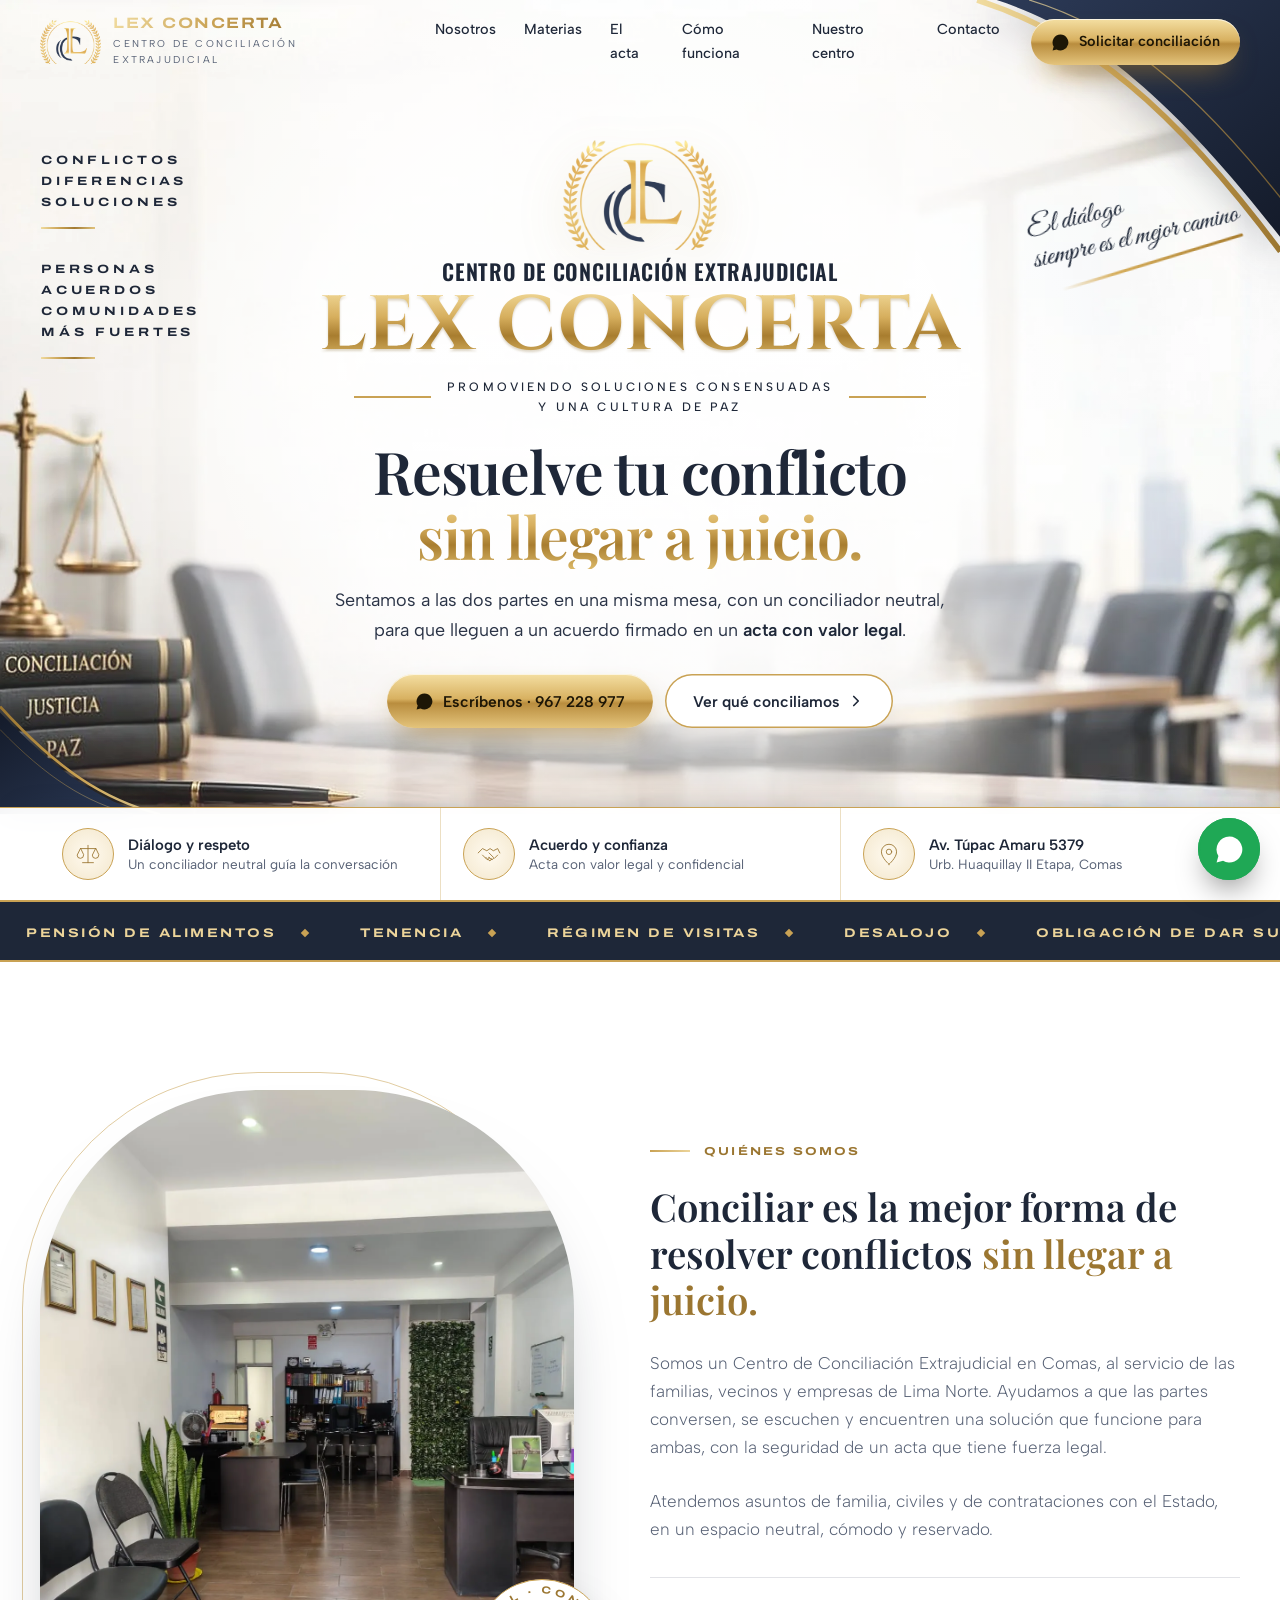
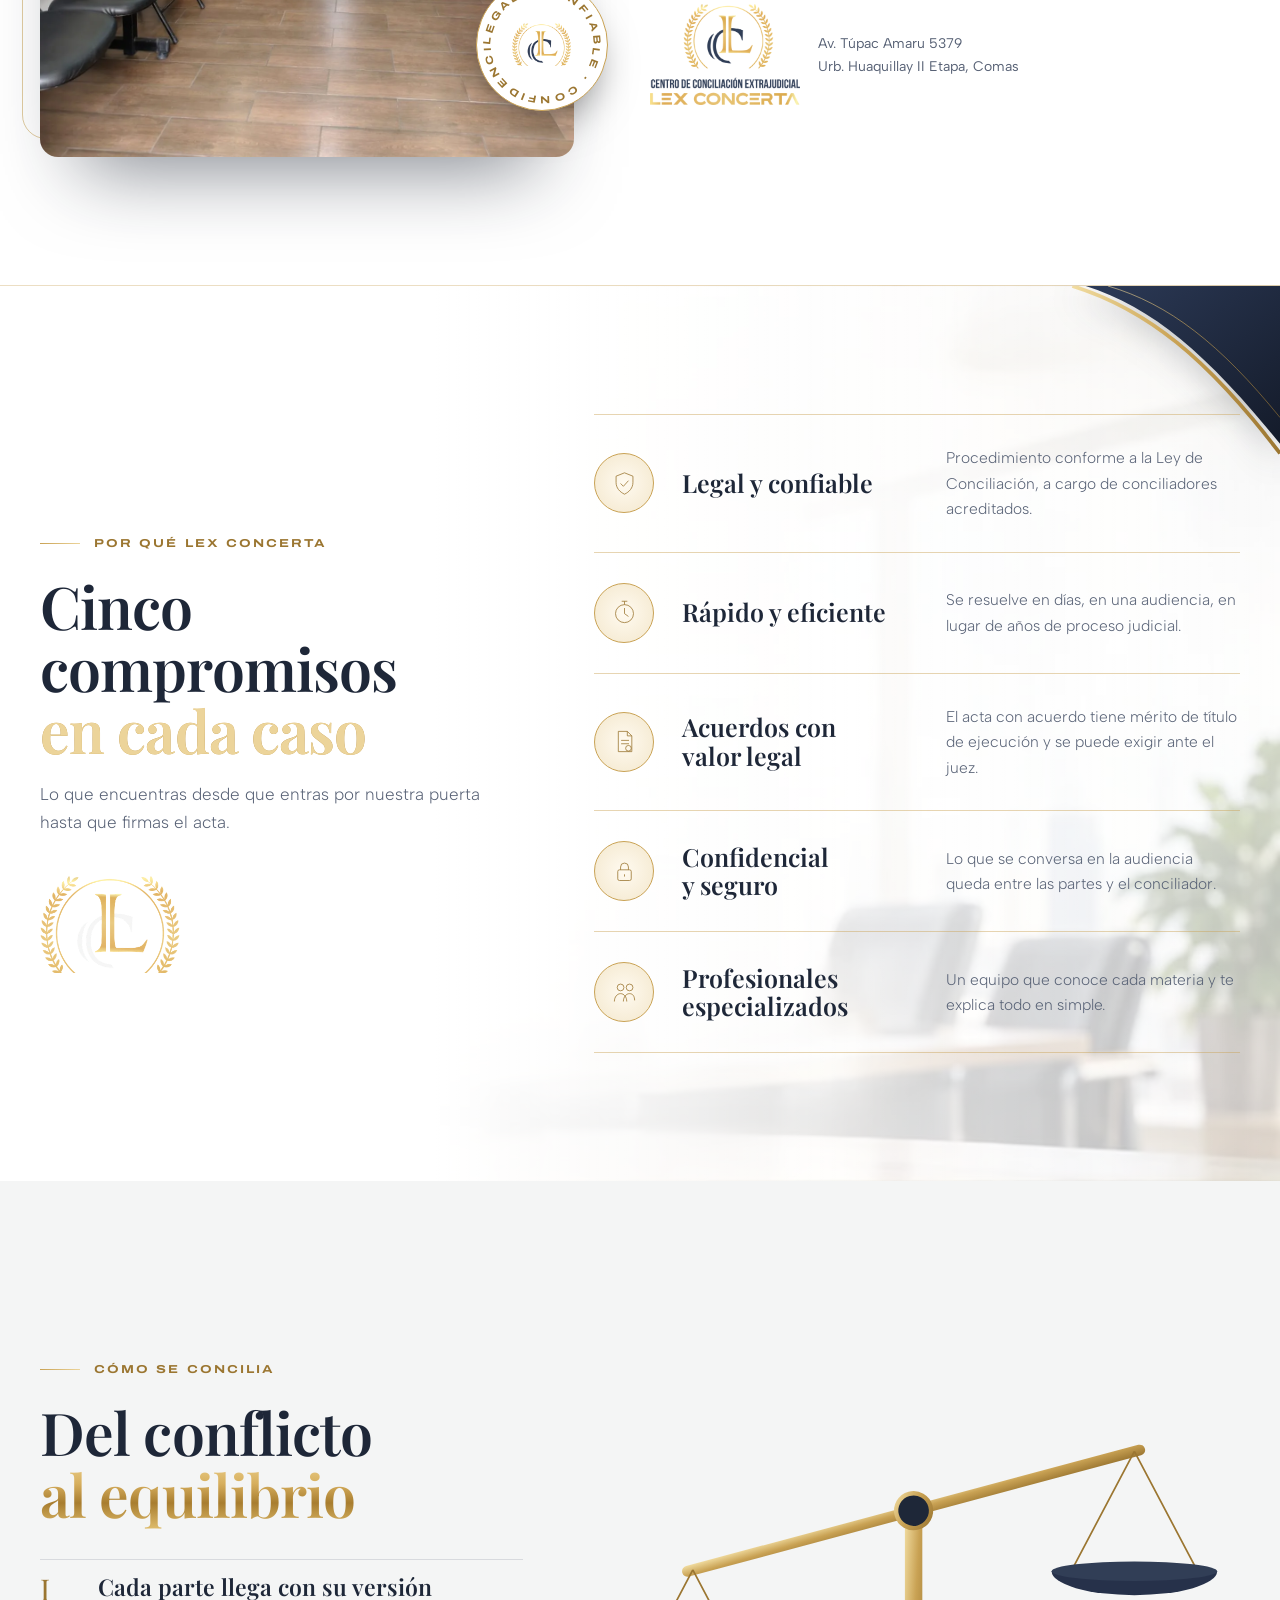
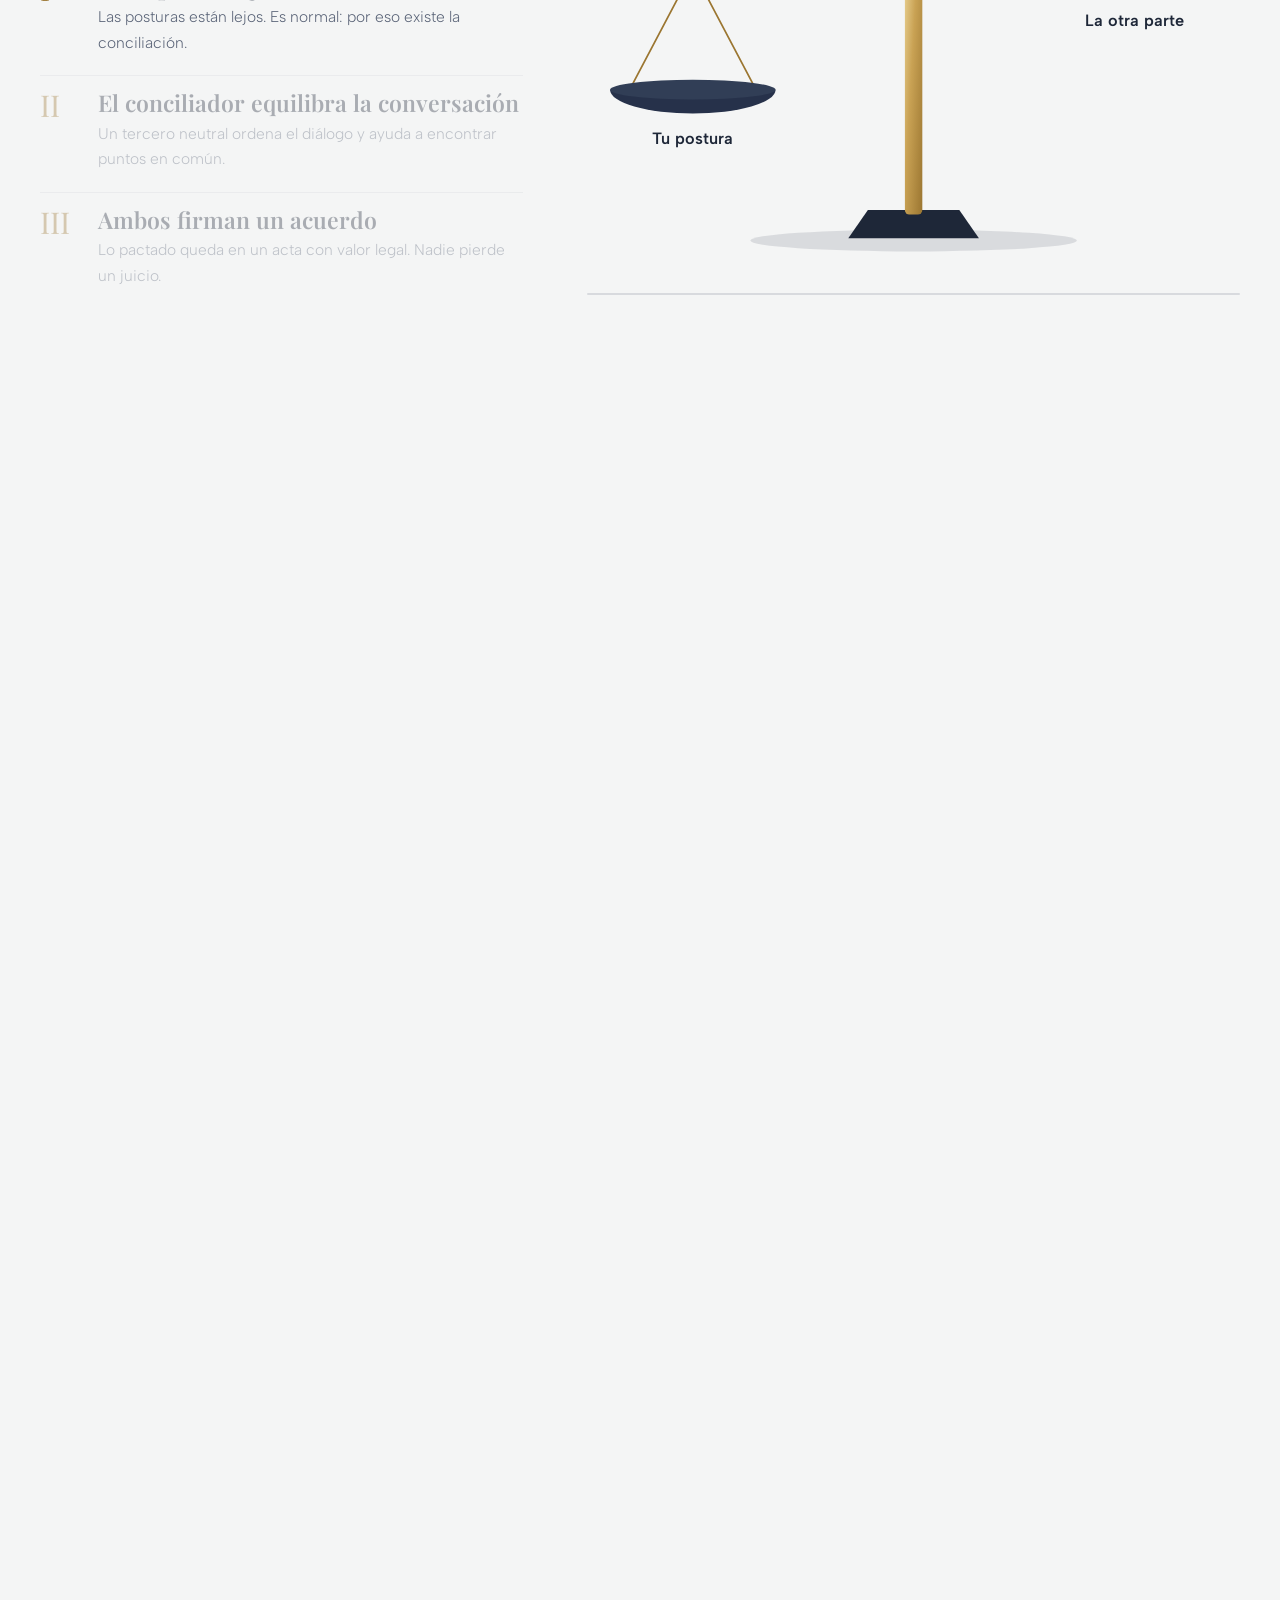
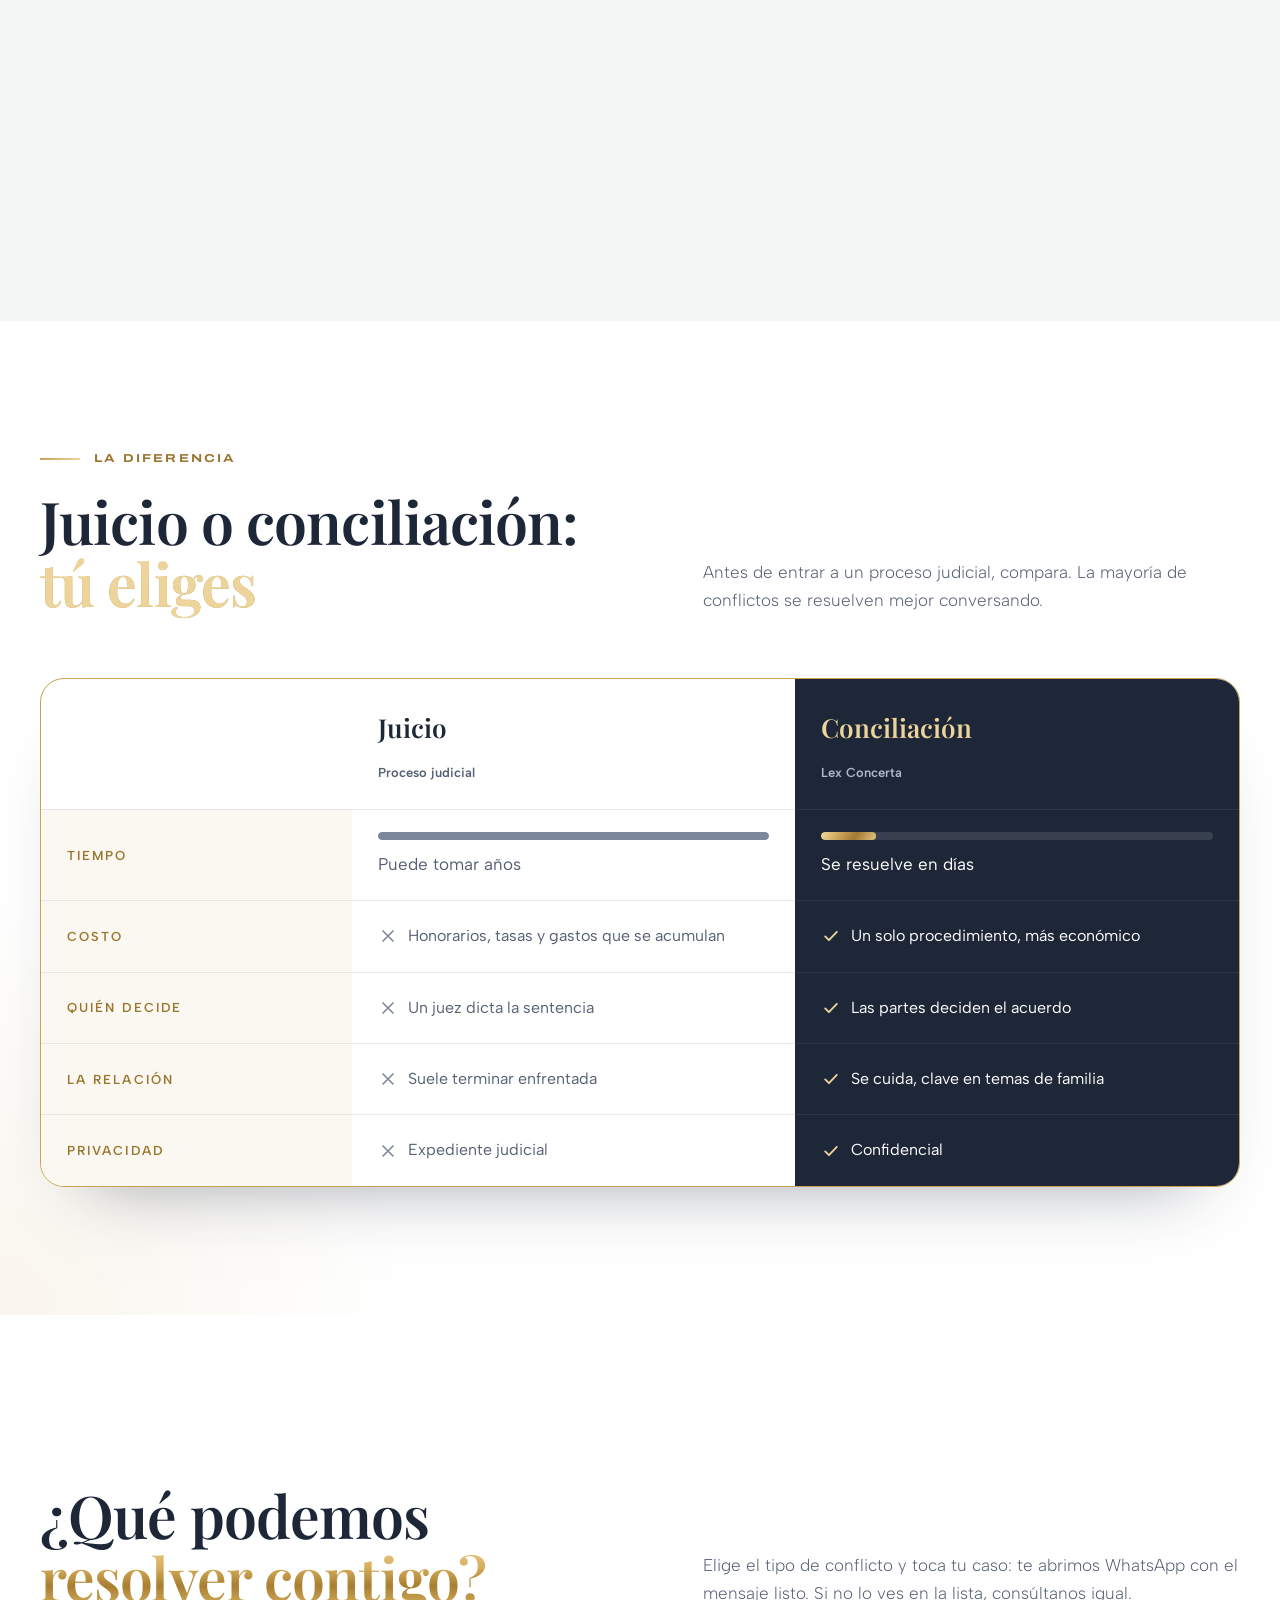
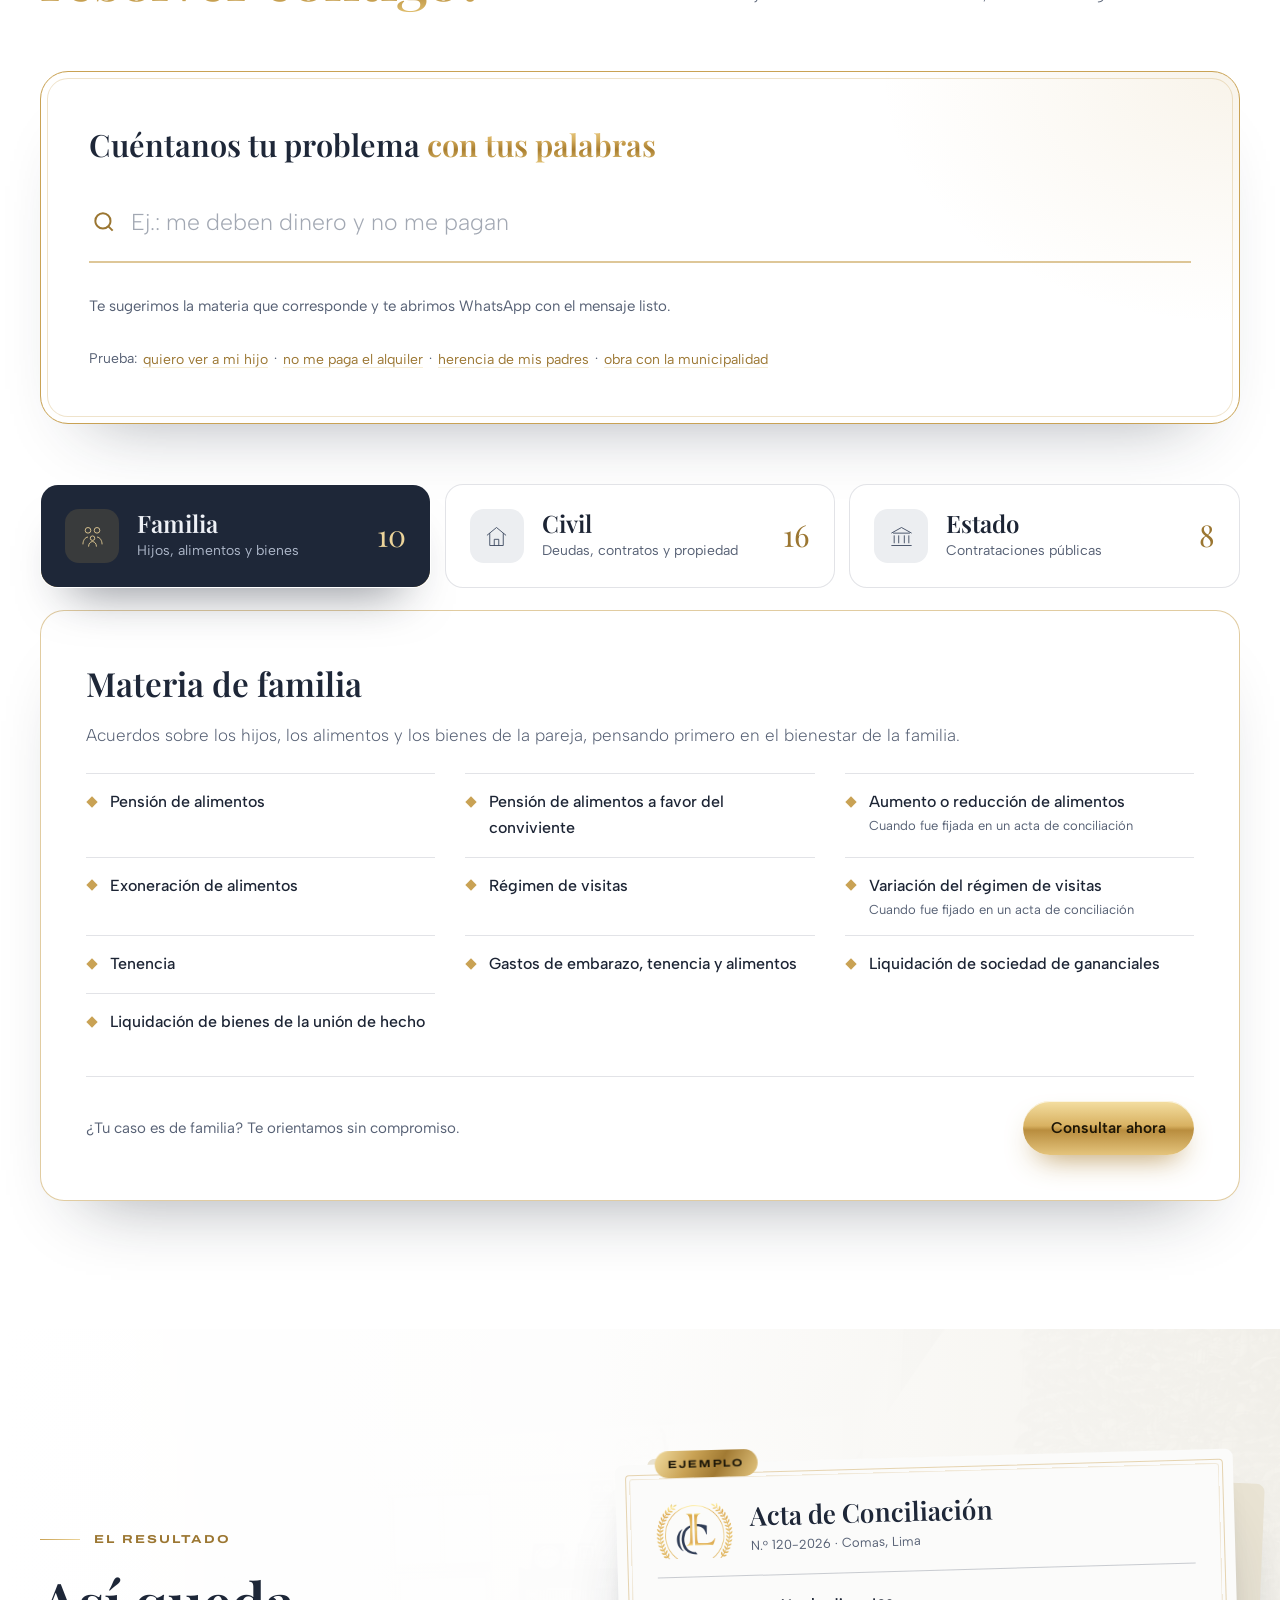
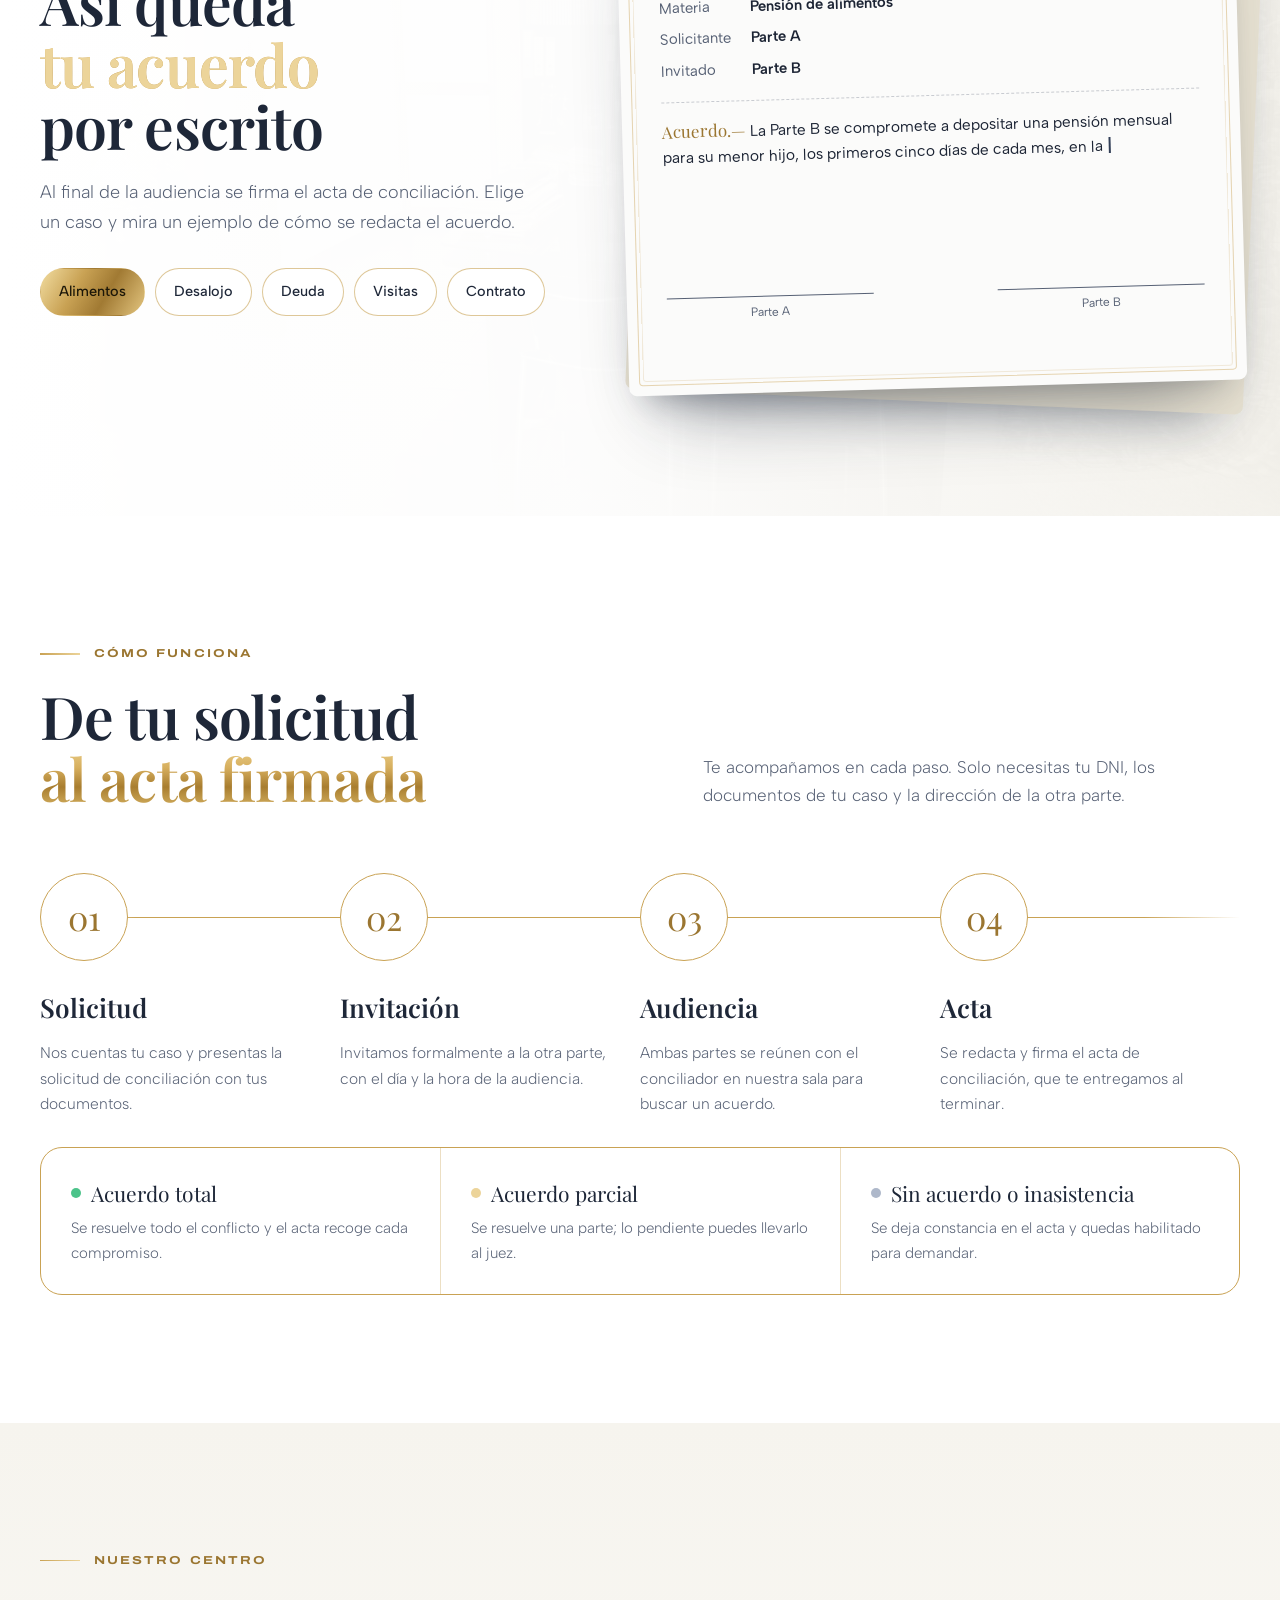
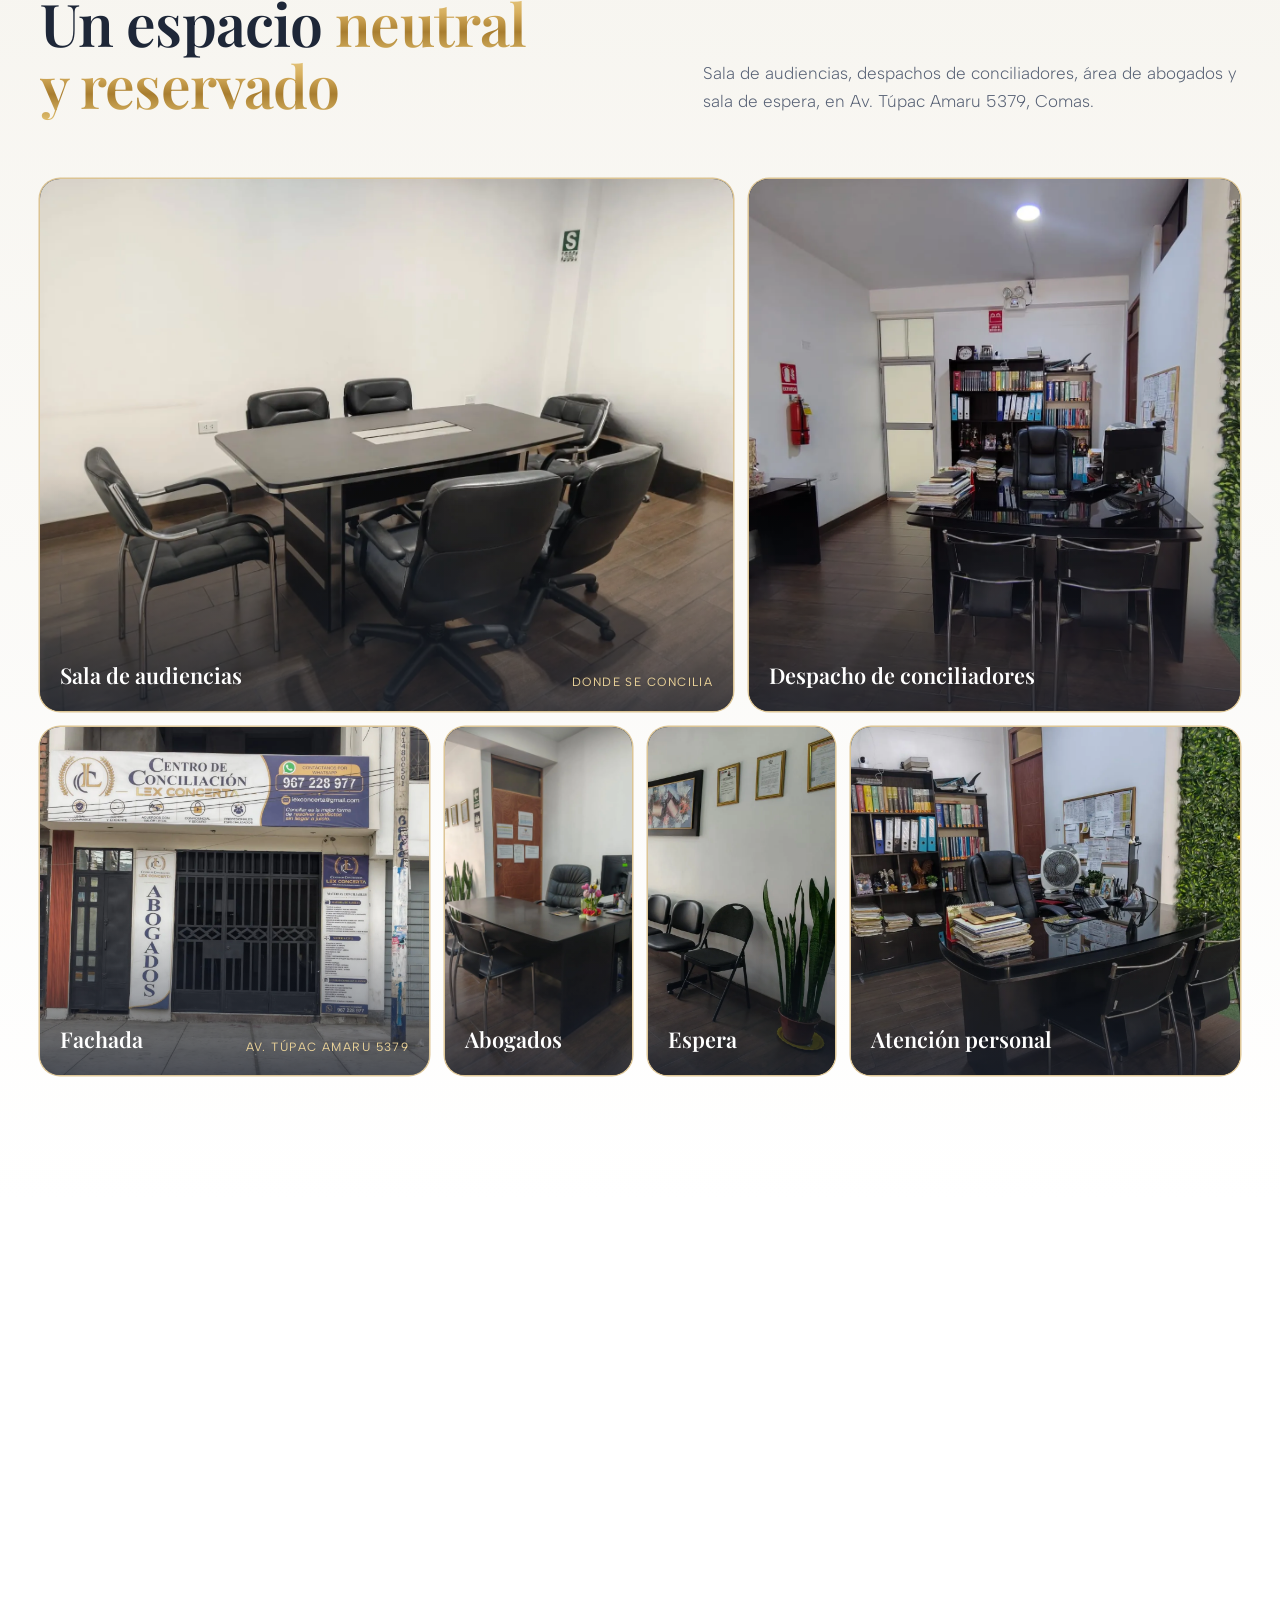
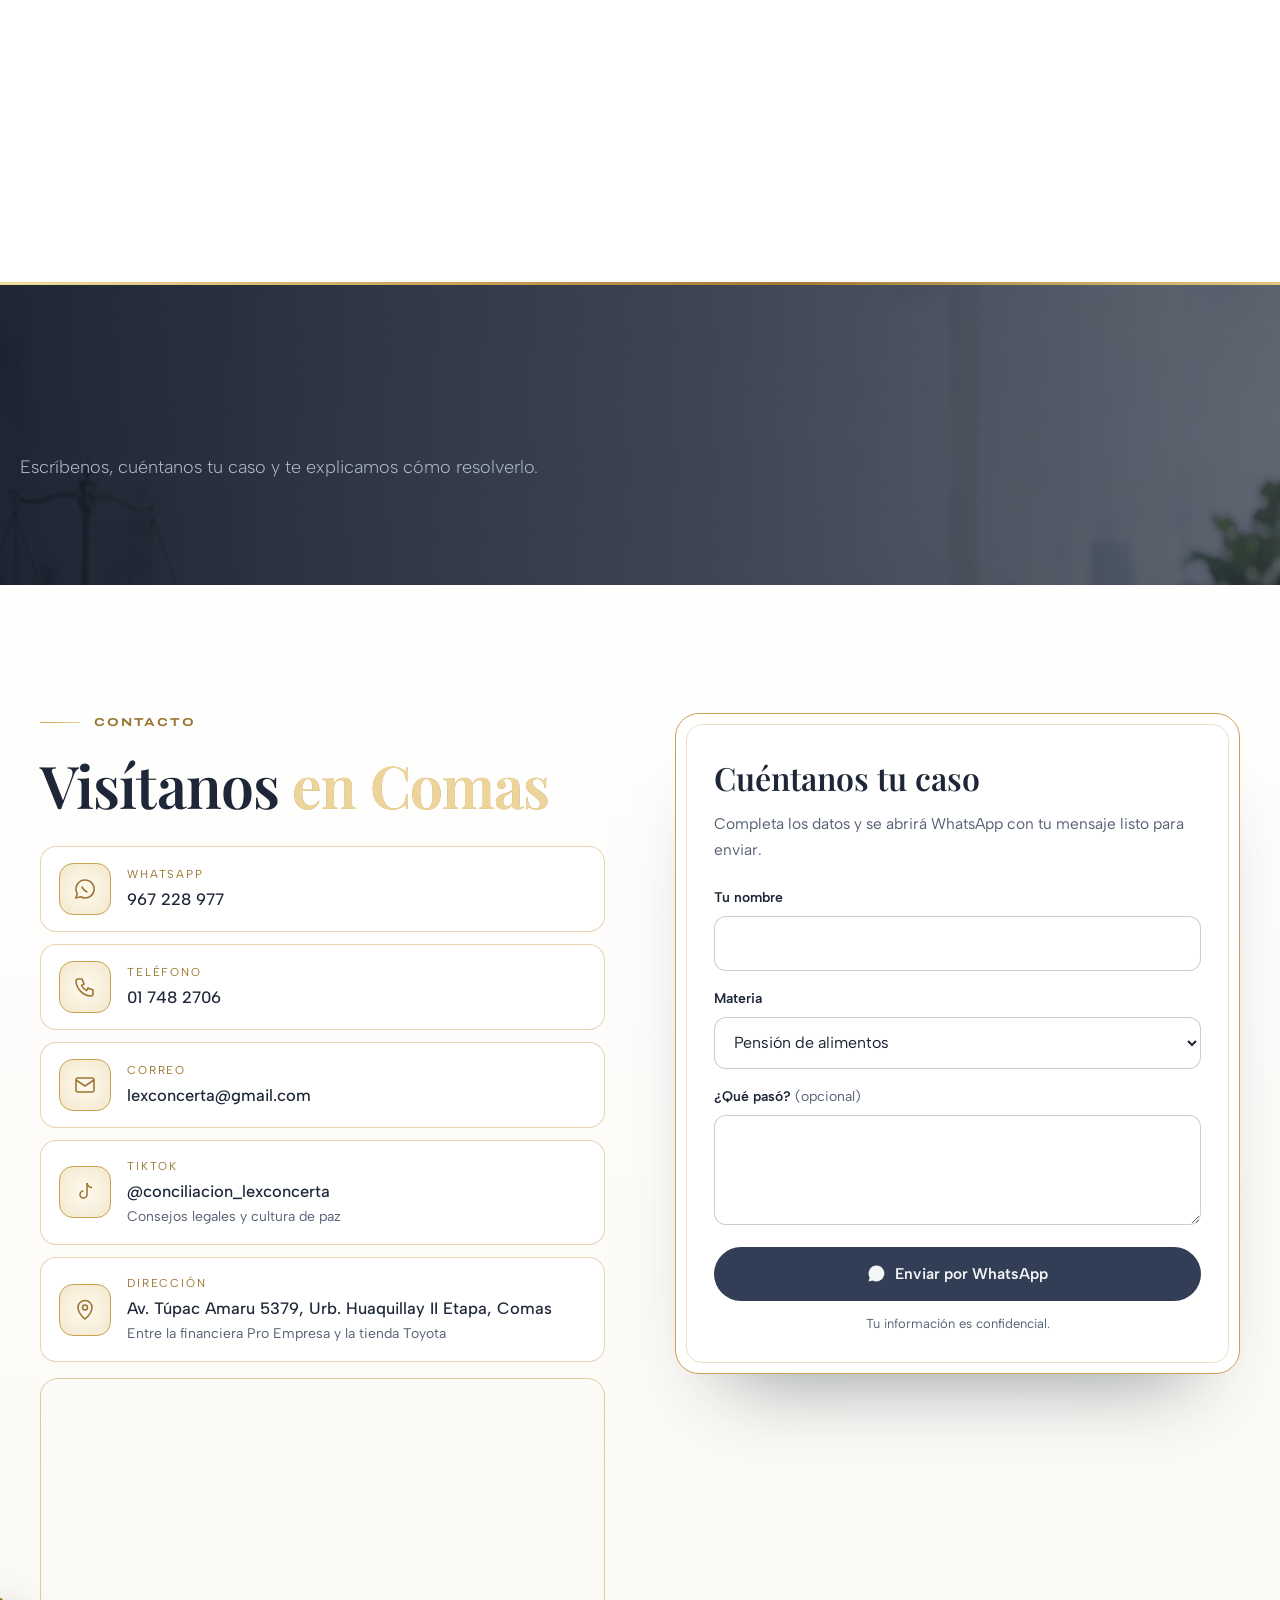
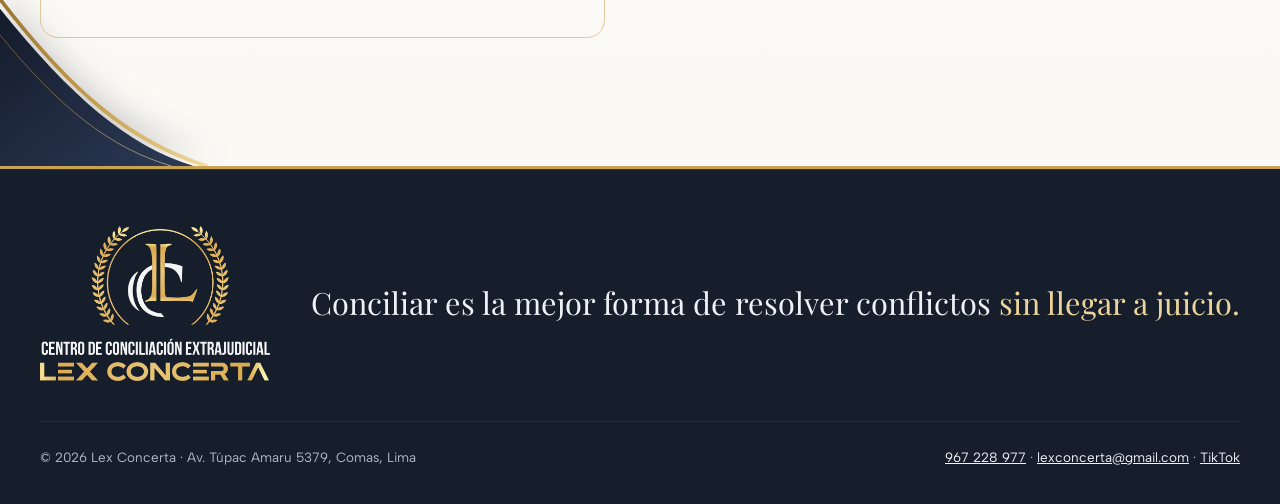
<file: demos/lex-concerta/index.html>
<!doctype html>
<html lang="es">
<head>
<meta charset="utf-8">
<meta name="viewport" content="width=device-width, initial-scale=1, viewport-fit=cover">
<title>Lex Concerta · Centro de Conciliación Extrajudicial en Comas</title>
<meta name="description" content="Centro de Conciliación Extrajudicial Lex Concerta en Comas, Lima. Resuelve tu conflicto de familia, civil o de contrataciones con el Estado sin llegar a juicio. WhatsApp 967 228 977.">
<meta name="robots" content="noindex">
<meta name="theme-color" content="#ffffff">
<link rel="icon" href="img/favicon.png">
<link rel="apple-touch-icon" href="img/apple-touch-icon.png">
<meta property="og:type" content="website">
<meta property="og:title" content="Lex Concerta · Centro de Conciliación Extrajudicial">
<meta property="og:description" content="Resuelve tu conflicto sin llegar a juicio. Av. Túpac Amaru 5379, Comas. WhatsApp 967 228 977.">
<meta property="og:image" content="img/og.jpg">
<link rel="preconnect" href="https://fonts.googleapis.com">
<link rel="preconnect" href="https://fonts.gstatic.com" crossorigin>
<link rel="stylesheet" href="https://fonts.googleapis.com/css2?family=Marcellus&family=Cinzel:wght@500;600;700&family=Playfair+Display:wght@500;600;700&family=Oswald:wght@500;600&family=Great+Vibes&family=Albert+Sans:wght@300;400;500;600;700&family=Archivo:wdth,wght@125,600;125,700&display=swap">
<script type="application/ld+json">
{"@context":"https://schema.org","@type":"LegalService","name":"Centro de Conciliación Extrajudicial Lex Concerta","image":"img/fachada.webp","telephone":["+51967228977","+5117482706"],"email":"lexconcerta@gmail.com","address":{"@type":"PostalAddress","streetAddress":"Av. Túpac Amaru 5379, Urb. Huaquillay II Etapa","addressLocality":"Comas","addressRegion":"Lima","addressCountry":"PE"},"areaServed":"Lima Norte"}
</script>
<style>
:root{
  --navy:#313e56;--navy-2:#26314a;--navy-3:#1e2738;--navy-4:#161d2b;
  --paper:#f4f5f5;--paper-2:#eceef1;--white:#fff;
  --ink:#1c2434;--ink-2:#566074;--line:rgba(49,62,86,.14);
  --gold:#c9a254;--gold-hi:#ecd49a;--gold-lo:#9b7631;
  --gold-grad:linear-gradient(120deg,#f1dca0 0%,#c9a254 35%,#a17a33 62%,#e3c57f 100%);
  --on-navy:#eef1f6;--on-navy-2:#aeb8ca;
  --serif:"Marcellus","Times New Roman",serif;
  --sans:"Albert Sans",system-ui,-apple-system,"Segoe UI",Roboto,Arial,sans-serif;
  --wide:"Archivo",var(--sans);
  --ease:cubic-bezier(.16,1,.3,1);
  --gl:max(20px,env(safe-area-inset-left,0px));--gr:max(20px,env(safe-area-inset-right,0px));
}
*{box-sizing:border-box}
html{scroll-behavior:smooth;-webkit-text-size-adjust:100%}
body{margin:0;background:var(--paper);color:var(--ink);font-family:var(--sans);font-size:17px;line-height:1.65;overflow-x:clip;-webkit-font-smoothing:antialiased}
img{max-width:100%;height:auto;display:block}
a{color:inherit}
h1,h2,h3{margin:0;font-weight:400;text-wrap:balance}
p{margin:0}
::selection{background:var(--gold-hi);color:var(--navy-4)}
:focus-visible{outline:3px solid var(--gold);outline-offset:3px;border-radius:6px}
::-webkit-scrollbar{width:10px}::-webkit-scrollbar-track{background:var(--navy-4)}::-webkit-scrollbar-thumb{background:var(--gold-lo);border-radius:99px;border:2px solid var(--navy-4)}
.wrap{max-width:1240px;margin:0 auto;padding-left:var(--gl);padding-right:var(--gr)}
.sr{position:absolute;width:1px;height:1px;overflow:hidden;clip:rect(0 0 0 0)}
.sello-txt{font-family:var(--wide);font-stretch:125%;font-weight:700;letter-spacing:.18em;text-transform:uppercase;font-size:11.5px}

.btn{display:inline-flex;align-items:center;justify-content:center;gap:.6em;min-height:54px;padding:0 28px;border-radius:999px;font-family:var(--sans);font-weight:600;font-size:15.5px;text-decoration:none;border:0;cursor:pointer;transition:transform .45s var(--ease),box-shadow .45s var(--ease),background .3s,color .3s;white-space:nowrap}
.btn svg{width:19px;height:19px;flex:none}
.btn-oro{background:var(--gold-grad);background-size:180% 100%;background-position:0 0;color:#1b1608;box-shadow:0 14px 34px -14px rgba(201,162,84,.85)}
.btn-oro:hover{transform:translateY(-2px);background-position:100% 0;box-shadow:0 22px 40px -16px rgba(201,162,84,1)}
.btn-vidrio{color:var(--on-navy);background:rgba(255,255,255,.07);box-shadow:inset 0 0 0 1px rgba(255,255,255,.28);backdrop-filter:blur(8px);-webkit-backdrop-filter:blur(8px)}
.btn-vidrio:hover{background:rgba(255,255,255,.14)}
.btn-navy{background:var(--navy);color:var(--paper)}
.btn-navy:hover{background:var(--navy-3);transform:translateY(-2px)}

.nav{position:fixed;inset:0 0 auto;z-index:60;padding-top:env(safe-area-inset-top,0px);transition:background .5s,box-shadow .5s}
.nav .wrap{display:flex;align-items:center;justify-content:space-between;gap:18px;height:84px;transition:height .5s var(--ease)}
.nav.solida{background:rgba(22,29,43,.9);backdrop-filter:blur(14px);-webkit-backdrop-filter:blur(14px);box-shadow:0 1px 0 rgba(201,162,84,.25)}
.nav.solida .wrap{height:70px}
.marca{display:flex;align-items:center;gap:12px;text-decoration:none;color:var(--on-navy)}
.marca img{height:44px;width:auto}
.marca b{display:block;font-family:var(--wide);font-stretch:125%;font-weight:700;font-size:15px;letter-spacing:.1em;line-height:1;background:var(--gold-grad);-webkit-background-clip:text;background-clip:text;color:transparent}
.marca small{display:block;font-size:10px;letter-spacing:.22em;text-transform:uppercase;color:var(--on-navy-2);margin-top:5px}
.menu{display:flex;gap:2px;list-style:none;margin:0;padding:0}
.menu a{display:block;padding:10px 13px;color:var(--on-navy);text-decoration:none;font-size:14.5px;font-weight:500;position:relative}
.menu a::after{content:"";position:absolute;left:13px;right:13px;bottom:4px;height:1px;background:var(--gold);transform:scaleX(0);transform-origin:left;transition:transform .45s var(--ease)}
.menu a:hover::after{transform:scaleX(1)}
.nav .btn{min-height:46px;padding:0 20px;font-size:14.5px}
.burger{display:none;width:46px;height:46px;border-radius:50%;border:1px solid rgba(255,255,255,.3);background:rgba(255,255,255,.06);color:var(--on-navy);cursor:pointer}
.burger svg{width:22px;height:22px;margin:auto}
@media (max-width:1060px){.menu{display:none}.burger{display:grid}
  .menu.abierto{display:flex;flex-direction:column;position:fixed;inset:70px 0 auto;background:var(--navy-4);padding:10px var(--gr) 24px var(--gl);box-shadow:0 30px 40px -20px #000}
  .menu.abierto a{font-size:19px;font-family:var(--serif);padding:15px 4px;border-bottom:1px solid rgba(255,255,255,.08)}}
@media (max-width:560px){.nav .btn span{display:none}.nav .btn{padding:0 14px}.marca small{display:none}.marca img{height:38px}}

.hero{position:relative;min-height:max(700px,100svh);color:var(--on-navy);display:flex;align-items:center;overflow:hidden;background:var(--navy-4);isolation:isolate}
.hero-foto{position:absolute;inset:0;z-index:-2}
.hero-foto img{width:100%;height:100%;object-fit:cover;object-position:60% 55%;transform:scale(1.12);animation:respira 22s ease-in-out infinite alternate}
@keyframes respira{from{transform:scale(1.12) translate(0,0)}to{transform:scale(1.2) translate(-2%,-1%)}}
.hero::before{content:"";position:absolute;inset:0;z-index:-1;background:
  linear-gradient(90deg,rgba(22,29,43,.97) 0%,rgba(30,39,56,.9) 38%,rgba(38,49,74,.6) 68%,rgba(38,49,74,.45) 100%),
  linear-gradient(0deg,rgba(22,29,43,.9) 0%,transparent 35%)}
.hero::after{content:"";position:absolute;inset:0;z-index:-1;background:radial-gradient(60% 70% at 18% 45%,rgba(201,162,84,.14),transparent 70%);pointer-events:none}
.hero-grid{display:grid;grid-template-columns:minmax(0,1.15fr) minmax(0,.85fr);gap:40px;align-items:center;width:100%;padding-top:120px;padding-bottom:110px}
.hero h1{font-family:var(--serif);font-size:clamp(44px,6.2vw,92px);line-height:1;letter-spacing:-.01em}
.hero h1 .ln{display:block;overflow:hidden;padding-bottom:.06em}
.hero h1 .ln>span{display:block}
.hero h1 em{font-style:normal;color:var(--gold-hi)}
.hero .tag{display:inline-flex;align-items:center;gap:12px;color:var(--gold-hi);margin-bottom:28px}
.hero .tag img{width:34px;height:auto}
.hero .lead{font-size:clamp(17.5px,1.4vw,20px);color:var(--on-navy-2);max-width:48ch;margin:28px 0 38px;font-weight:300}
.hero .lead b{color:var(--on-navy);font-weight:500}
.ctas{display:flex;flex-wrap:wrap;gap:12px}
.hero-emblema{position:relative;justify-self:center;width:min(400px,100%);aspect-ratio:1;display:grid;place-items:center}
.hero-emblema .halo{position:absolute;inset:-8%;border-radius:50%;background:radial-gradient(circle,rgba(201,162,84,.22),transparent 62%);filter:blur(6px)}
.hero-emblema .aro{position:absolute;inset:0;border-radius:50%;border:1px solid rgba(201,162,84,.35)}
.hero-emblema .aro.b{inset:-8%;border-color:rgba(201,162,84,.16);border-style:dashed;animation:gira 80s linear infinite}
@keyframes gira{to{transform:rotate(360deg)}}
.hero-emblema img{position:relative;width:80%;height:auto;filter:drop-shadow(0 20px 40px rgba(0,0,0,.45))}
.hero-emblema .nombre{position:absolute;bottom:4%;left:0;right:0;text-align:center;font-family:var(--wide);font-stretch:125%;font-weight:700;letter-spacing:.24em;font-size:14px;color:var(--gold-hi)}
.flota{position:absolute;display:flex;align-items:center;gap:12px;padding:13px 17px;border-radius:16px;background:rgba(22,29,43,.72);backdrop-filter:blur(14px);-webkit-backdrop-filter:blur(14px);border:1px solid rgba(201,162,84,.32);box-shadow:0 24px 40px -20px #000;font-size:13px;line-height:1.3;color:var(--on-navy-2);animation:flota 7s ease-in-out infinite;white-space:nowrap}
.flota b{display:block;color:var(--on-navy);font-size:14px;font-weight:600}
.flota svg{width:30px;height:30px;flex:none;stroke:var(--gold-hi);fill:none;stroke-width:1.4}
.flota.f1{left:-22%;top:10%}
.flota.f2{right:-14%;bottom:14%;animation-delay:-3.5s}
@keyframes flota{50%{transform:translateY(-10px)}}
.bajar{position:absolute;left:50%;bottom:26px;transform:translateX(-50%);display:grid;justify-items:center;gap:8px;color:var(--on-navy-2);text-decoration:none;font-size:11px;letter-spacing:.3em;text-transform:uppercase}
.bajar i{width:1px;height:42px;background:linear-gradient(var(--gold),transparent);animation:cae 2.2s var(--ease) infinite}
@keyframes cae{0%{transform:scaleY(0);transform-origin:top}50%{transform:scaleY(1);transform-origin:top}51%{transform-origin:bottom}100%{transform:scaleY(0);transform-origin:bottom}}
.js .hero h1 .ln>span{animation:sube 1.2s var(--ease) both}
.js .hero h1 .ln:nth-child(2)>span{animation-delay:.12s}.js .hero h1 .ln:nth-child(3)>span{animation-delay:.24s}
.js .hero .tag,.js .hero .lead,.js .hero .ctas{animation:aparece 1s var(--ease) .5s both}
.js .hero-emblema{animation:emblema 1.6s var(--ease) .3s both}
@keyframes sube{from{transform:translateY(108%)}to{transform:none}}
@keyframes aparece{from{opacity:.001;transform:translateY(20px)}to{opacity:1;transform:none}}
@keyframes emblema{from{opacity:.001;transform:scale(.86)}to{opacity:1;transform:none}}
@media (max-width:960px){.hero-grid{grid-template-columns:1fr;padding-top:104px;padding-bottom:90px}.hero-emblema{width:min(210px,58%);order:-1;margin-bottom:0}.hero::before{background:linear-gradient(180deg,rgba(22,29,43,.86),rgba(22,29,43,.94))}.flota{display:none}.bajar{display:none}}

.cinta{background:var(--gold-grad);color:#1b1608;overflow:hidden;white-space:nowrap;padding:15px 0;position:relative;z-index:2}
.cinta div{display:inline-flex;animation:corre 46s linear infinite}
.cinta span{font-family:var(--wide);font-stretch:125%;font-weight:700;font-size:12.5px;letter-spacing:.2em;text-transform:uppercase;padding:0 26px;display:inline-flex;align-items:center;gap:26px}
.cinta span::after{content:"";width:6px;height:6px;transform:rotate(45deg);background:#1b1608;opacity:.55}
@keyframes corre{to{transform:translateX(-50%)}}

.sec{padding:clamp(84px,10vw,150px) 0;position:relative}
.h2{font-family:var(--serif);font-size:clamp(36px,4.6vw,64px);line-height:1.05;letter-spacing:-.005em;color:var(--navy-3)}
.h2 em{font-style:normal;color:var(--gold-lo)}
.oscuro .h2{color:var(--on-navy)}.oscuro .h2 em{color:var(--gold-hi)}
.marcador{display:flex;align-items:center;gap:14px;margin-bottom:22px;color:var(--gold-lo)}
.marcador i{width:40px;height:1px;background:currentColor}
.oscuro .marcador{color:var(--gold-hi)}
.cab{display:grid;grid-template-columns:minmax(0,1.05fr) minmax(0,.95fr);gap:28px 70px;align-items:end;margin-bottom:clamp(44px,5vw,72px)}
.cab p{color:var(--ink-2);font-size:clamp(17px,1.25vw,19px);font-weight:300;max-width:52ch}
.oscuro .cab p{color:var(--on-navy-2)}
@media (max-width:880px){.cab{grid-template-columns:1fr}}
.rv{transition:opacity 1s var(--ease),transform 1s var(--ease)}
.js .rv:not(.in){opacity:.001;transform:translateY(30px)}
.d1{transition-delay:.08s}.d2{transition-delay:.16s}.d3{transition-delay:.24s}.d4{transition-delay:.32s}
@media (prefers-reduced-motion:reduce){.js .rv:not(.in){opacity:1;transform:none}*,*::before,*::after{animation-duration:.01ms!important;animation-iteration-count:1!important;transition-duration:.01ms!important}}

#nosotros{overflow-x:clip}
.manif-grid{display:grid;grid-template-columns:minmax(0,.95fr) minmax(0,1.05fr);gap:clamp(40px,6vw,96px);align-items:center}
.manif-foto{position:relative;margin:0}
.manif-foto .marco{position:relative;border-radius:220px 220px 18px 18px;overflow:hidden;aspect-ratio:4/5;box-shadow:0 50px 80px -40px rgba(22,29,43,.55)}
.manif-foto .marco img{width:100%;height:100%;object-fit:cover;transition:transform 1.6s var(--ease)}
.manif-foto:hover .marco img{transform:scale(1.04)}
.manif-foto::before{content:"";position:absolute;inset:-18px 18px 18px -18px;border:1px solid var(--gold);border-radius:236px 236px 24px 24px;opacity:.55}
.sello-grande{position:absolute;right:-34px;bottom:46px;width:132px;aspect-ratio:1;border-radius:50%;background:var(--navy-3);display:grid;place-items:center;box-shadow:0 20px 40px -14px rgba(0,0,0,.5)}
.sello-grande svg{position:absolute;inset:0;width:100%;height:100%;animation:gira 40s linear infinite}
.sello-grande text{font-family:var(--wide);font-stretch:125%;font-weight:700;font-size:10.5px;letter-spacing:3.2px;fill:var(--gold-hi)}
.sello-grande img{width:46%;position:relative}
.manif-txt blockquote{margin:0;font-family:var(--serif);font-size:clamp(28px,3vw,42px);line-height:1.22;color:var(--navy-3)}
.manif-txt blockquote em{font-style:normal;color:var(--gold-lo)}
.manif-txt p{margin-top:26px;color:var(--ink-2);font-weight:300;max-width:54ch}
.manif-firma{display:flex;align-items:center;gap:18px;margin-top:34px;padding-top:26px;border-top:1px solid var(--line)}
.manif-firma img{width:150px}
.manif-firma span{font-size:14px;color:var(--ink-2)}
@media (max-width:880px){.manif-grid{grid-template-columns:1fr}.manif-foto{max-width:420px;width:100%;margin:0 auto}.sello-grande{right:-8px;width:104px}}

.valores{background:var(--navy-3);color:var(--on-navy);overflow:hidden}
.valores::before{content:"";position:absolute;inset:0;background:radial-gradient(50% 60% at 85% 0%,rgba(201,162,84,.12),transparent 70%);pointer-events:none}
.val-grid{display:grid;grid-template-columns:repeat(5,1fr);border-top:1px solid rgba(201,162,84,.3);position:relative}
.val{padding:38px 26px 10px 0}
.val+.val{padding-left:26px;border-left:1px solid rgba(255,255,255,.08)}
.val .ic{width:62px;height:62px;border-radius:50%;display:grid;place-items:center;border:1px solid rgba(201,162,84,.45);margin-bottom:24px;transition:background .5s var(--ease),transform .6s var(--ease)}
.val .ic svg{width:28px;height:28px;stroke:var(--gold-hi);fill:none;stroke-width:1.4;transition:stroke .4s}
.val:hover .ic{background:var(--gold);transform:translateY(-4px)}
.val:hover .ic svg{stroke:var(--navy-4)}
.val h3{font-family:var(--serif);font-size:23px;line-height:1.15;margin-bottom:10px}
.val p{font-size:15px;color:var(--on-navy-2);font-weight:300}
@media (max-width:1000px){.val-grid{grid-template-columns:1fr 1fr}.val,.val+.val{padding:30px 20px 20px 0;border-left:0;border-bottom:1px solid rgba(255,255,255,.08)}}
@media (max-width:540px){.val-grid{grid-template-columns:1fr}}

.mat-wrap{display:grid;grid-template-columns:minmax(0,.9fr) minmax(0,1.5fr);gap:clamp(30px,4vw,60px);align-items:start}
.mat-nav{display:grid;gap:14px;position:sticky;top:100px}
.mat-btn{display:grid;grid-template-columns:auto 1fr auto;gap:18px;align-items:center;text-align:left;width:100%;padding:24px;border-radius:18px;border:1px solid var(--line);background:var(--white);cursor:pointer;font:inherit;color:var(--ink);transition:border-color .4s,box-shadow .5s,color .5s;position:relative;overflow:hidden}
.mat-btn::before{content:"";position:absolute;inset:0;background:var(--navy-3);transform:translateY(101%);transition:transform .6s var(--ease);z-index:0}
.mat-btn>*{position:relative;z-index:1}
.mat-btn .ic{width:54px;height:54px;border-radius:14px;background:var(--paper-2);display:grid;place-items:center;transition:background .5s}
.mat-btn .ic svg{width:27px;height:27px;stroke:var(--navy);fill:none;stroke-width:1.5;transition:stroke .5s}
.mat-btn b{display:block;font-family:var(--serif);font-weight:400;font-size:24px;line-height:1.1}
.mat-btn small{display:block;color:var(--ink-2);font-size:14px;margin-top:3px;transition:color .5s}
.mat-btn .n{font-family:var(--serif);font-size:30px;color:var(--gold-lo);transition:color .5s}
.mat-btn:hover{border-color:var(--gold)}
.mat-btn[aria-selected="true"]{border-color:transparent;color:var(--on-navy);box-shadow:0 30px 50px -30px rgba(22,29,43,.7)}
.mat-btn[aria-selected="true"]::before{transform:none}
.mat-btn[aria-selected="true"] .ic{background:rgba(201,162,84,.16)}
.mat-btn[aria-selected="true"] .ic svg{stroke:var(--gold-hi)}
.mat-btn[aria-selected="true"] small{color:var(--on-navy-2)}
.mat-btn[aria-selected="true"] .n{color:var(--gold-hi)}
.mat-panel{background:var(--white);border-radius:24px;padding:clamp(26px,3.5vw,46px);box-shadow:0 40px 70px -46px rgba(22,29,43,.45);border:1px solid var(--line)}
.mat-panel[hidden]{display:none}
.mat-panel h3{font-family:var(--serif);font-size:clamp(28px,2.6vw,38px);color:var(--navy-3)}
.mat-panel>p{color:var(--ink-2);margin:10px 0 24px;font-weight:300}
.mat-lista{list-style:none;margin:0;padding:0;display:grid;grid-template-columns:1fr 1fr;gap:0 30px}
.mat-lista li{border-top:1px solid var(--line)}
.mat-lista a{display:flex;gap:14px;align-items:flex-start;padding:15px 2px;text-decoration:none;color:var(--ink);font-weight:500;font-size:16px;transition:color .3s,transform .4s var(--ease)}
.mat-lista a::before{content:"";flex:none;width:8px;height:8px;margin-top:.55em;transform:rotate(45deg);background:var(--gold)}
.mat-lista a:hover{color:var(--gold-lo);transform:translateX(4px)}
.mat-lista small{display:block;color:var(--ink-2);font-weight:400;font-size:13px}
.mat-pie{display:flex;flex-wrap:wrap;gap:14px;align-items:center;justify-content:space-between;margin-top:26px;padding-top:24px;border-top:1px solid var(--line)}
.mat-pie span{color:var(--ink-2);font-size:15px}
@media (max-width:960px){.mat-wrap{grid-template-columns:1fr}.mat-nav{position:static;grid-template-columns:repeat(3,1fr)}.mat-btn{grid-template-columns:1fr;gap:10px;padding:18px}.mat-btn .n,.mat-btn small{display:none}.mat-btn b{font-size:19px}}
@media (max-width:620px){.mat-nav{grid-template-columns:1fr}.mat-btn{grid-template-columns:auto 1fr;padding:14px 16px}.mat-btn .ic{width:44px;height:44px}.mat-lista{grid-template-columns:1fr}}

.acta-sec{background:var(--navy-2);color:var(--on-navy);overflow:hidden}
.acta-sec::before{content:"";position:absolute;inset:0;background:url("img/despacho.webp") center/cover;opacity:.14;filter:grayscale(1)}
.acta-sec::after{content:"";position:absolute;inset:0;background:linear-gradient(90deg,var(--navy-3) 0%,rgba(30,39,56,.92) 45%,rgba(38,49,74,.82) 100%)}
.acta-sec .wrap{position:relative;z-index:1}
.acta-grid{display:grid;grid-template-columns:minmax(0,.9fr) minmax(0,1.1fr);gap:clamp(40px,6vw,90px);align-items:center}
.acta-txt>p{color:var(--on-navy-2);font-weight:300;font-size:18px;margin:22px 0 30px;max-width:46ch}
.casos{display:flex;flex-wrap:wrap;gap:10px}
.casos button{font:inherit;font-size:14.5px;font-weight:500;color:var(--on-navy);background:rgba(255,255,255,.06);border:1px solid rgba(255,255,255,.2);padding:11px 18px;border-radius:999px;cursor:pointer;transition:all .35s var(--ease);min-height:44px}
.casos button:hover{border-color:var(--gold-hi)}
.casos button[aria-pressed="true"]{background:var(--gold-grad);color:#1b1608;border-color:transparent}
.mesa{position:relative}
.acta{position:relative;background:#fbfbfa;color:var(--ink);border-radius:8px;padding:40px 40px 30px;transform:rotate(-1.6deg);box-shadow:0 60px 90px -40px rgba(0,0,0,.75),0 20px 30px -20px rgba(0,0,0,.45);transition:transform .9s var(--ease)}
.mesa:hover .acta{transform:rotate(0)}
.acta::before{content:"";position:absolute;inset:10px;border:1px solid rgba(201,162,84,.45);border-radius:4px;pointer-events:none}
.acta::after{content:"";position:absolute;inset:14px;border:1px solid rgba(201,162,84,.2);border-radius:3px;pointer-events:none}
.acta-hoja2{position:absolute;inset:14px -14px -14px 14px;background:#dfe3e9;border-radius:8px;transform:rotate(2.4deg);box-shadow:0 30px 50px -30px rgba(0,0,0,.6)}
.ejemplo{position:absolute;top:-13px;left:40px;background:var(--gold-grad);color:#1b1608;padding:5px 13px;border-radius:99px;font-size:10.5px}
.acta-cab{display:grid;grid-template-columns:auto 1fr;gap:18px;align-items:center;padding-bottom:18px;border-bottom:1px solid rgba(49,62,86,.25)}
.acta-cab img{width:76px}
.acta-cab b{display:block;font-family:var(--serif);font-weight:400;font-size:26px;color:var(--navy-3);line-height:1.1}
.acta-cab small{display:block;color:var(--ink-2);font-size:13px;margin-top:4px}
.acta dl{display:grid;grid-template-columns:auto 1fr;gap:7px 20px;margin:18px 0;font-size:15px}
.acta dt{color:var(--ink-2)}.acta dd{margin:0;font-weight:600}
.clausula{font-size:15.5px;line-height:1.65;min-height:6.8em;padding-top:14px;border-top:1px dashed rgba(49,62,86,.25)}
.clausula b{font-family:var(--serif);font-weight:400;color:var(--gold-lo);font-size:17px}
.cursor{display:inline-block;width:2px;height:1.05em;background:var(--navy);vertical-align:-2px;margin-left:2px;animation:parp 1s steps(1) infinite}
@keyframes parp{50%{opacity:0}}
.firmas{display:grid;grid-template-columns:1fr auto 1fr;gap:14px;align-items:end;margin-top:22px}
.firma{display:grid;justify-items:center;gap:6px}
.huella{width:40px;height:48px;opacity:0;transform:scale(1.3);transition:opacity .4s,transform .5s var(--ease)}
.huella path{fill:none;stroke:var(--navy);stroke-width:1.1;opacity:.7}
.firma span{width:100%;border-top:1px solid var(--ink-2);padding-top:6px;font-size:12px;color:var(--ink-2);text-align:center}
.estampa{width:96px;height:96px;opacity:0;transform:scale(1.7) rotate(-20deg)}
.estampa text{font-family:var(--wide);font-stretch:125%;font-weight:700;font-size:9.4px;letter-spacing:2px;fill:var(--gold-lo)}
.acta.firmada .huella{opacity:1;transform:none}
.acta.firmada .estampa{animation:estampa .6s var(--ease) .3s forwards}
@keyframes estampa{0%{opacity:0;transform:scale(1.7) rotate(-20deg)}60%{opacity:1;transform:scale(.92) rotate(-8deg)}100%{opacity:.95;transform:scale(1) rotate(-11deg)}}
.efecto{display:flex;gap:9px;align-items:center;margin-top:18px;font-size:13.5px;font-weight:600;color:#2c7350;opacity:0;transition:opacity .5s .9s}
.efecto svg{width:17px;height:17px;flex:none}
.acta.firmada .efecto{opacity:1}
@media (max-width:960px){.acta-grid{grid-template-columns:1fr}.acta{transform:none}.acta-hoja2{display:none}}
@media (max-width:520px){.acta{padding:32px 22px 24px}.acta dl{grid-template-columns:1fr;gap:0}.acta dd{margin-bottom:6px}.estampa{width:72px;height:72px}.acta-cab img{width:56px}.acta-cab b{font-size:21px}}

.pasos{list-style:none;margin:0;padding:0;display:grid;grid-template-columns:repeat(4,1fr);gap:22px}
.paso{position:relative;background:var(--white);border:1px solid var(--line);border-radius:22px;padding:34px 28px 30px;transition:transform .6s var(--ease),box-shadow .6s var(--ease),border-color .4s}
.paso:hover{transform:translateY(-6px);box-shadow:0 40px 60px -40px rgba(22,29,43,.5);border-color:var(--gold)}
.paso .num{font-family:var(--serif);font-size:64px;line-height:1;color:var(--gold);display:block;margin-bottom:18px}
.paso h3{font-family:var(--serif);font-size:26px;color:var(--navy-3);margin-bottom:10px}
.paso p{color:var(--ink-2);font-size:15.5px;font-weight:300}
.paso::after{content:"";position:absolute;right:-23px;top:66px;width:22px;height:1px;background:var(--gold)}
.paso:last-child::after{display:none}
.resultados{display:grid;grid-template-columns:repeat(3,1fr);margin-top:30px;border-radius:22px;overflow:hidden;background:var(--navy-3);color:var(--on-navy)}
.resultados div{padding:28px 30px}
.resultados div+div{border-left:1px solid rgba(255,255,255,.08)}
.resultados b{display:flex;align-items:center;gap:10px;font-family:var(--serif);font-weight:400;font-size:21px;margin-bottom:6px}
.resultados b i{width:10px;height:10px;border-radius:50%;flex:none}
.resultados p{color:var(--on-navy-2);font-size:15px;font-weight:300}
@media (max-width:1000px){.pasos{grid-template-columns:1fr 1fr}.paso::after{display:none}.resultados{grid-template-columns:1fr}.resultados div+div{border-left:0;border-top:1px solid rgba(255,255,255,.08)}}
@media (max-width:560px){.pasos{grid-template-columns:1fr}}

.centro{background:var(--paper-2)}
.galeria{display:grid;grid-template-columns:repeat(12,1fr);grid-auto-rows:clamp(130px,13vw,190px);gap:16px}
.foto{position:relative;margin:0;overflow:hidden;border-radius:20px;background:var(--navy-3);cursor:zoom-in}
.foto img{width:100%;height:100%;object-fit:cover;transition:transform 1.6s var(--ease)}
.foto::after{content:"";position:absolute;inset:0;background:linear-gradient(0deg,rgba(22,29,43,.75),transparent 45%)}
.foto:hover img{transform:scale(1.06)}
.foto figcaption{position:absolute;left:20px;right:20px;bottom:18px;z-index:1;color:#fff;display:flex;justify-content:space-between;align-items:end;gap:10px}
.foto figcaption b{font-family:var(--serif);font-weight:400;font-size:clamp(18px,1.7vw,24px)}
.foto figcaption span{font-size:12px;color:var(--gold-hi);letter-spacing:.12em;text-transform:uppercase}
.g1{grid-column:1/8;grid-row:span 3}.g2{grid-column:8/13;grid-row:span 3}
.g3{grid-column:1/5;grid-row:span 2}.g4{grid-column:5/7;grid-row:span 2}.g5{grid-column:7/9;grid-row:span 2}.g6{grid-column:9/13;grid-row:span 2}
@media (max-width:880px){.galeria{grid-template-columns:1fr 1fr;grid-auto-rows:150px}.g1,.g2{grid-column:1/3;grid-row:span 2}.g3,.g4,.g5,.g6{grid-column:span 1;grid-row:span 2}.foto figcaption span{display:none}.foto figcaption{left:14px;bottom:12px}}
.visor{position:fixed;inset:0;z-index:90;background:rgba(14,19,29,.94);display:grid;place-items:center;padding:30px;opacity:0;pointer-events:none;transition:opacity .4s}
.visor.on{opacity:1;pointer-events:auto}
.visor img{max-height:86vh;border-radius:14px;box-shadow:0 40px 80px -30px #000}
.visor button{position:absolute;top:max(18px,env(safe-area-inset-top,0px));right:var(--gr);width:48px;height:48px;border-radius:50%;border:1px solid rgba(255,255,255,.3);background:transparent;color:#fff;font-size:24px;cursor:pointer}

.faq-grid{display:grid;grid-template-columns:minmax(0,.8fr) minmax(0,1.3fr);gap:40px 90px;align-items:start}
.faq-grid>div:first-child{position:sticky;top:110px}
@media (max-width:880px){.faq-grid{grid-template-columns:1fr}.faq-grid>div:first-child{position:static}}
details{border-bottom:1px solid var(--line)}
details:first-of-type{border-top:1px solid var(--line)}
summary{list-style:none;cursor:pointer;display:flex;justify-content:space-between;gap:20px;align-items:center;padding:24px 2px;font-family:var(--serif);font-size:clamp(19px,1.6vw,23px);color:var(--navy-3);transition:color .3s}
summary:hover{color:var(--gold-lo)}
summary::-webkit-details-marker{display:none}
summary i{width:36px;height:36px;flex:none;border-radius:50%;border:1px solid var(--line);position:relative;transition:background .4s,border-color .4s}
summary i::before,summary i::after{content:"";position:absolute;left:50%;top:50%;width:12px;height:1.5px;background:var(--navy);transform:translate(-50%,-50%);transition:transform .45s var(--ease),background .3s}
summary i::after{transform:translate(-50%,-50%) rotate(90deg)}
details[open] summary i{background:var(--navy-3);border-color:var(--navy-3)}
details[open] summary i::before{background:var(--gold-hi)}
details[open] summary i::after{transform:translate(-50%,-50%) rotate(0);background:var(--gold-hi)}
details p{padding:0 56px 26px 2px;color:var(--ink-2);font-weight:300}

.cta{position:relative;color:var(--on-navy);overflow:hidden;isolation:isolate}
.cta img.fondo{position:absolute;inset:0;width:100%;height:100%;object-fit:cover;z-index:-2;object-position:50% 40%}
.cta::before{content:"";position:absolute;inset:0;z-index:-1;background:linear-gradient(90deg,rgba(22,29,43,.96),rgba(30,39,56,.86) 55%,rgba(30,39,56,.72))}
.cta-in{display:grid;grid-template-columns:minmax(0,1.1fr) auto;gap:30px;align-items:center;padding:clamp(70px,8vw,110px) 0}
.cta h2{font-family:var(--serif);font-size:clamp(34px,4vw,56px);line-height:1.06}
.cta h2 em{font-style:normal;color:var(--gold-hi)}
.cta p{color:var(--on-navy-2);margin-top:14px;font-weight:300;font-size:18px}
@media (max-width:820px){.cta-in{grid-template-columns:1fr}}
.contacto{background:var(--navy-4);color:var(--on-navy)}
.con-grid{display:grid;grid-template-columns:minmax(0,1fr) minmax(0,1fr);gap:50px 70px;align-items:start}
@media (max-width:920px){.con-grid{grid-template-columns:1fr}}
.datos{display:grid;gap:12px;margin:30px 0 0}
.dato{display:grid;grid-template-columns:52px 1fr;gap:16px;align-items:center;padding:16px 18px;border-radius:16px;background:rgba(255,255,255,.04);border:1px solid rgba(255,255,255,.07);text-decoration:none;transition:background .3s,border-color .3s}
a.dato:hover{background:rgba(201,162,84,.08);border-color:rgba(201,162,84,.4)}
.dato .ic{width:52px;height:52px;border-radius:14px;display:grid;place-items:center;background:rgba(201,162,84,.12)}
.dato .ic svg{width:24px;height:24px;stroke:var(--gold-hi);fill:none;stroke-width:1.6}
.dato small{display:block;font-size:11.5px;letter-spacing:.16em;text-transform:uppercase;color:var(--gold-hi)}
.dato span span{display:block;font-size:16.5px;color:var(--on-navy);margin-top:2px}
.dato em{display:block;font-style:normal;color:var(--on-navy-2);font-size:14px}
.mapa{margin-top:16px;border-radius:18px;overflow:hidden;height:260px;border:1px solid rgba(255,255,255,.08)}
.mapa iframe{width:100%;height:100%;border:0}
.form{background:var(--paper);color:var(--ink);border-radius:24px;padding:clamp(26px,3vw,42px);box-shadow:0 50px 80px -40px rgba(0,0,0,.7);position:relative}
.form::before{content:"";position:absolute;inset:10px;border:1px solid rgba(201,162,84,.35);border-radius:16px;pointer-events:none}
.form h3{font-family:var(--serif);font-size:32px;color:var(--navy-3)}
.form>p{color:var(--ink-2);margin:6px 0 24px;font-size:15.5px}
.campo{display:grid;gap:7px;margin-bottom:16px;position:relative}
.campo label{font-size:14px;font-weight:600;color:var(--navy-3)}
.campo input,.campo select,.campo textarea{font:inherit;font-size:16px;color:var(--ink);background:#fff;border:1px solid rgba(49,62,86,.25);border-radius:12px;padding:13px 15px;min-height:52px;width:100%;transition:border-color .2s,box-shadow .2s}
.campo textarea{min-height:110px;resize:vertical}
.campo input:focus,.campo select:focus,.campo textarea:focus{outline:none;border-color:var(--gold);box-shadow:0 0 0 4px rgba(201,162,84,.18)}
.campo .error{display:none;font-size:13.5px;color:#b3261e}
.campo.mal input{border-color:#b3261e}.campo.mal .error{display:block}
.form .btn{width:100%;margin-top:6px}
.form small{display:block;text-align:center;color:var(--ink-2);font-size:13px;margin-top:12px}
.pie{background:var(--navy-4);color:var(--on-navy-2);padding:0 0 calc(36px + env(safe-area-inset-bottom,0px))}
.pie-top{display:grid;grid-template-columns:auto 1fr;gap:40px;align-items:center;padding:56px 0 40px;border-top:1px solid rgba(201,162,84,.2)}
.pie-top img{width:230px}
.pie-top p{font-family:var(--serif);font-size:clamp(22px,2.4vw,32px);color:var(--on-navy);line-height:1.25;text-align:right}
.pie-top p em{font-style:normal;color:var(--gold-hi)}
.pie-bot{display:flex;flex-wrap:wrap;justify-content:space-between;gap:12px;font-size:13.5px;padding-top:24px;border-top:1px solid rgba(255,255,255,.07)}
.pie-bot a{color:var(--on-navy)}
@media (max-width:760px){.pie-top{grid-template-columns:1fr;justify-items:center}.pie-top p{text-align:center}}
.wa{position:fixed;right:var(--gr);bottom:max(20px,env(safe-area-inset-bottom,0px));z-index:50;width:62px;height:62px;border-radius:50%;background:#1fa855;color:#fff;display:grid;place-items:center;box-shadow:0 16px 30px -10px rgba(0,0,0,.5);transition:transform .4s var(--ease)}
.wa:hover{transform:scale(1.08)}
.wa svg{width:31px;height:31px}
.wa::before{content:"";position:absolute;inset:0;border-radius:50%;border:2px solid #1fa855;animation:onda 2.4s ease-out infinite}
@keyframes onda{to{transform:scale(1.6);opacity:0}}

/* tachado dorado de "juicio" */
.tachado{position:relative;display:inline-block}
.tachado::after{content:"";position:absolute;left:-3%;right:-3%;top:55%;height:.075em;background:var(--gold-grad);border-radius:99px;transform:scaleX(0) rotate(-4deg);transform-origin:left;box-shadow:0 2px 10px rgba(201,162,84,.5)}
.js .tachado::after{animation:tacha .9s var(--ease) 1.5s forwards}
html:not(.js) .tachado::after{transform:scaleX(1) rotate(-4deg)}
@keyframes tacha{to{transform:scaleX(1) rotate(-4deg)}}

/* ---------- BALANZA (escena con scroll) ---------- */
.balanza-sec{background:var(--paper);position:relative}
.balanza-pin{height:260vh;position:relative}
.balanza-vista{position:sticky;top:0;height:100svh;display:grid;align-items:center;overflow:hidden}
.balanza-grid{display:grid;grid-template-columns:minmax(0,.85fr) minmax(0,1.15fr);gap:clamp(30px,5vw,80px);align-items:center}
.fases{list-style:none;margin:34px 0 0;padding:0;display:grid;gap:6px}
.fases li{display:grid;grid-template-columns:44px 1fr;gap:14px;align-items:start;padding:14px 0;border-top:1px solid var(--line);opacity:.35;transition:opacity .5s var(--ease)}
.fases li.on{opacity:1}
.fases .k{font-family:var(--serif);font-size:30px;line-height:1;color:var(--gold-lo)}
.fases b{display:block;font-family:var(--serif);font-weight:400;font-size:23px;color:var(--navy-3);line-height:1.15}
.fases p{color:var(--ink-2);font-size:15.5px;font-weight:300;margin-top:4px}
.escena{position:relative}
.escena svg{width:100%;height:auto;display:block;overflow:visible}
.escena .viga{transition:none}
.escena .lbl{font-family:var(--sans);font-size:15px;font-weight:600;fill:var(--navy-3);text-anchor:middle}
.escena .lbl2{font-family:var(--sans);font-size:12px;fill:var(--ink-2);text-anchor:middle;letter-spacing:.08em;text-transform:uppercase}
.escena .acuerdo{opacity:0;transform-box:fill-box;transform-origin:center;transform:scale(1.6) rotate(-14deg);transition:opacity .4s,transform .6s var(--ease)}
.escena.listo .acuerdo{opacity:1;transform:scale(1) rotate(-8deg)}
.escena .peso{transition:transform .2s linear}
.progreso{position:absolute;left:0;right:0;bottom:-24px;height:2px;background:var(--line);border-radius:2px;overflow:hidden}
.progreso i{display:block;height:100%;background:var(--gold-grad);transform-origin:left;transform:scaleX(var(--p,0))}
@media (max-width:900px){.balanza-pin{height:240vh}.balanza-grid{grid-template-columns:1fr;gap:16px}.balanza-vista .h2{font-size:32px}.fases{margin-top:14px}.fases li{padding:8px 0}.fases li:not(.on){display:none}.fases p{font-size:14.5px}}
@media (prefers-reduced-motion:reduce){.balanza-pin{height:auto}.balanza-vista{position:static;height:auto;padding:90px 0}.fases li{opacity:1}}

/* ---------- COMPARATIVA ---------- */
.compara{background:var(--navy-3);color:var(--on-navy);overflow:hidden}
.compara::before{content:"";position:absolute;inset:0;background:radial-gradient(45% 60% at 100% 100%,rgba(201,162,84,.14),transparent 70%);pointer-events:none}
.tabla-c{position:relative;display:grid;grid-template-columns:minmax(0,.7fr) minmax(0,1fr) minmax(0,1fr);border-radius:24px;overflow:hidden;border:1px solid rgba(255,255,255,.08)}
.tabla-c>div{padding:22px 26px;border-top:1px solid rgba(255,255,255,.07);display:flex;flex-direction:column;justify-content:center;gap:10px}
.tabla-c .th{border-top:0;font-family:var(--serif);font-size:26px;padding-top:28px;padding-bottom:26px}
.tabla-c .th small{display:block;font-family:var(--sans);font-size:13px;color:var(--on-navy-2);margin-top:2px}
.tabla-c .col-j{background:rgba(255,255,255,.02);color:var(--on-navy-2)}
.tabla-c .col-c{background:linear-gradient(180deg,rgba(201,162,84,.16),rgba(201,162,84,.06));color:var(--on-navy)}
.tabla-c .th.col-c{color:var(--gold-hi)}
.tabla-c .crit{font-size:13px;letter-spacing:.16em;text-transform:uppercase;color:var(--gold-hi);font-weight:600}
.barra-t{height:8px;border-radius:99px;background:rgba(255,255,255,.08);overflow:hidden}
.barra-t i{display:block;height:100%;border-radius:99px;transform-origin:left;transform:scaleX(0);transition:transform 1.6s var(--ease) .3s}
.col-j .barra-t i{background:#7d879b;width:100%}
.col-c .barra-t i{background:var(--gold-grad);width:14%}
.tabla-c.in .barra-t i{transform:scaleX(1)}
.tabla-c .mark{display:inline-flex;align-items:center;gap:10px;font-size:16px}
.tabla-c .mark svg{width:20px;height:20px;flex:none}
.col-j .mark svg{stroke:#7d879b}.col-c .mark svg{stroke:var(--gold-hi)}
@media (max-width:760px){.tabla-c{grid-template-columns:1fr 1fr}.tabla-c .crit{grid-column:1/-1;padding-bottom:4px;background:rgba(255,255,255,.03)}.tabla-c .th.vacio{display:none}.tabla-c>div{padding:16px 16px}.tabla-c .th{font-size:21px}.tabla-c .mark{font-size:14.5px}}

/* ---------- BUSCADOR ---------- */
.buscador{position:relative;margin:0 0 clamp(40px,5vw,60px);background:var(--navy-3);border-radius:28px;padding:clamp(26px,4vw,48px);color:var(--on-navy);overflow:hidden;isolation:isolate}
.buscador::before{content:"";position:absolute;inset:0;z-index:-1;background:radial-gradient(60% 120% at 100% 0%,rgba(201,162,84,.2),transparent 60%)}
.buscador label{display:block;font-family:var(--serif);font-size:clamp(24px,2.4vw,34px);margin-bottom:18px}
.buscador label em{font-style:normal;color:var(--gold-hi)}
.caja{display:flex;align-items:center;gap:14px;border-bottom:2px solid rgba(201,162,84,.6);padding:6px 2px 12px}
.caja svg{width:26px;height:26px;flex:none;stroke:var(--gold-hi);fill:none;stroke-width:1.8}
.caja input{flex:1;min-width:0;background:transparent;border:0;outline:none;color:#fff;font:inherit;font-size:clamp(18px,1.8vw,24px);font-weight:300;padding:8px 0}
.caja input::placeholder{color:rgba(238,241,246,.45)}
.caja:focus-within{border-bottom-color:var(--gold-hi)}
.sugerencias{display:flex;flex-wrap:wrap;gap:10px;margin-top:20px;min-height:46px}
.sugerencias a{display:inline-flex;align-items:center;gap:10px;padding:11px 16px;border-radius:999px;background:rgba(255,255,255,.07);border:1px solid rgba(201,162,84,.4);color:var(--on-navy);text-decoration:none;font-size:15px;font-weight:500;transition:background .3s,transform .4s var(--ease);animation:aparece .5s var(--ease) both}
.sugerencias a:hover{background:var(--gold);color:#1b1608;transform:translateY(-2px)}
.sugerencias a small{font-size:11.5px;letter-spacing:.1em;text-transform:uppercase;color:var(--gold-hi)}
.sugerencias a:hover small{color:#1b1608}
.sugerencias .vacio{color:var(--on-navy-2);font-size:15px;align-self:center}
.sugerencias .vacio a{display:inline;padding:0;border:0;background:none;color:var(--gold-hi);text-decoration:underline;animation:none}
.ejemplos{margin-top:14px;font-size:14px;color:var(--on-navy-2)}
.ejemplos button{font:inherit;font-size:14px;color:var(--gold-hi);background:none;border:0;padding:4px 2px;cursor:pointer;text-decoration:underline;text-decoration-color:rgba(236,212,154,.4);text-underline-offset:3px;min-height:32px}

/* hero centrado (v3) */
.hero{flex-direction:column;justify-content:center}
.hero::before{background:radial-gradient(70% 70% at 50% 45%,rgba(22,29,43,.62),rgba(22,29,43,.93) 75%),linear-gradient(0deg,rgba(22,29,43,.95),transparent 40%)!important}
.hero::after{background:radial-gradient(40% 40% at 50% 30%,rgba(201,162,84,.16),transparent 70%)}
.hero-c{display:grid;justify-items:center;text-align:center;padding-top:118px;padding-bottom:150px;width:100%}
.hero-iso{width:clamp(110px,11vw,150px);height:auto;filter:drop-shadow(0 14px 30px rgba(0,0,0,.5));margin-bottom:18px}
.hero-c .tag{margin-bottom:22px}
.hero-c h1{font-size:clamp(44px,6.8vw,104px);line-height:1.02}
.hero-c .lead{margin:26px auto 36px;max-width:56ch}
.hero-c .ctas{justify-content:center}
.hero-barra{position:absolute;left:0;right:0;bottom:0;background:rgba(22,29,43,.55);backdrop-filter:blur(14px);-webkit-backdrop-filter:blur(14px);border-top:1px solid rgba(201,162,84,.3)}
.hero-barra .wrap{display:grid;grid-template-columns:repeat(3,1fr)}
.hero-barra .wrap>div{display:flex;gap:14px;align-items:center;padding:20px 22px;font-size:13.5px;color:var(--on-navy-2);line-height:1.35}
.hero-barra .wrap>div+div{border-left:1px solid rgba(255,255,255,.1)}
.hero-barra b{display:block;color:var(--on-navy);font-size:15px;font-weight:600}
.hero-barra svg{width:30px;height:30px;flex:none;stroke:var(--gold-hi);fill:none;stroke-width:1.4}
.js .hero-iso{animation:emblema 1.4s var(--ease) .1s both}
.js .hero-barra{animation:aparece 1s var(--ease) .9s both}
@media (max-width:800px){.hero-barra{position:static;background:var(--navy-4)}.hero-barra .wrap{grid-template-columns:1fr}.hero-barra .wrap>div+div{border-left:0;border-top:1px solid rgba(255,255,255,.08)}.hero-c{padding-bottom:70px}.hero{min-height:0}}

/* valores (v3) */
.val-dos{display:grid;grid-template-columns:minmax(0,.85fr) minmax(0,1.15fr);gap:clamp(40px,6vw,100px);align-items:start;position:relative}
.val-cab{position:sticky;top:120px}
.val-cab p{color:var(--on-navy-2);font-weight:300;margin-top:20px;max-width:40ch}
.val-cab img{width:140px;margin-top:40px;opacity:.9}
.val-lista{list-style:none;margin:0;padding:0;counter-reset:v}
.val-lista li{display:grid;grid-template-columns:64px minmax(0,.9fr) minmax(0,1.1fr);gap:24px;align-items:center;padding:30px 0;border-top:1px solid rgba(201,162,84,.22);transition:padding .5s var(--ease)}
.val-lista li:last-child{border-bottom:1px solid rgba(201,162,84,.22)}
.val-lista li:hover{padding-left:12px}
.val-lista .ic{width:60px;height:60px;border-radius:50%;display:grid;place-items:center;border:1px solid rgba(201,162,84,.45);transition:background .5s}
.val-lista .ic svg{width:27px;height:27px;stroke:var(--gold-hi);fill:none;stroke-width:1.4}
.val-lista li:hover .ic{background:rgba(201,162,84,.16)}
.val-lista h3{font-family:var(--serif);font-size:25px;line-height:1.15}
.val-lista p{color:var(--on-navy-2);font-size:15.5px;font-weight:300}
@media (max-width:900px){.val-dos{grid-template-columns:1fr}.val-cab{position:static}.val-cab img{display:none}.val-lista li{grid-template-columns:56px 1fr;gap:6px 18px}.val-lista p{grid-column:2}}

/* materias (v3) */
.mat-wrap{grid-template-columns:1fr!important;gap:22px}
.mat-nav{position:static!important;grid-template-columns:repeat(3,1fr)!important}
.mat-lista{grid-template-columns:repeat(3,1fr)}
@media (max-width:960px){.mat-lista{grid-template-columns:1fr 1fr}}
@media (max-width:620px){.mat-nav{grid-template-columns:1fr!important}.mat-lista{grid-template-columns:1fr}}

/* proceso (v3): línea de tiempo */
.pasos{position:relative;gap:0!important}
.pasos::before{content:"";position:absolute;left:0;right:0;top:44px;height:1px;background:linear-gradient(90deg,transparent,var(--gold) 8%,var(--gold) 92%,transparent)}
.paso{background:none!important;border:0!important;border-radius:0!important;padding:0 26px 0 0!important;box-shadow:none!important;transform:none!important}
.paso::after{display:none!important}
.paso .num{width:88px;height:88px;border-radius:50%;display:grid!important;place-items:center;background:var(--paper);border:1px solid var(--gold);font-size:34px!important;color:var(--gold-lo)!important;margin-bottom:26px!important;position:relative;z-index:1;transition:background .5s,color .5s}
.paso:hover .num{background:var(--navy-3);color:var(--gold-hi)!important}
@media (max-width:1000px){.pasos::before{display:none}.pasos{gap:34px 20px!important}}

/* preguntas (v3) */
.faq-cab{text-align:center;display:grid;justify-items:center;margin-bottom:clamp(40px,5vw,64px)}
.faq-dos{display:grid;grid-template-columns:1fr 1fr;gap:0 60px}
.faq-dos details:first-of-type{border-top:1px solid var(--line)}
@media (max-width:860px){.faq-dos{grid-template-columns:1fr}.faq-dos>div+div details:first-of-type{border-top:0}}

/* ================= v4 · estilo de los afiches (blanco, bordes dorados, azul marino) ================= */
:root{--cinzel:"Cinzel","Marcellus",serif;--cond:"Oswald","Archivo",sans-serif;--script:"Great Vibes",cursive;--gold-txt:linear-gradient(180deg,#e9cf8a 0%,#c9a254 45%,#9b7631 70%,#d9b768 100%)}
::-webkit-scrollbar-track{background:#e9ecf0}::-webkit-scrollbar-thumb{border-color:#e9ecf0}
body{background:#fff}
.h2{color:var(--navy-3)}
.h2 em{background:var(--gold-txt);-webkit-background-clip:text;background-clip:text;color:transparent}
.oscuro .h2{color:var(--navy-3)}.oscuro .marcador{color:var(--gold-lo)}.oscuro .cab p{color:var(--ink-2)}
/* nav */
.nav .marca{color:var(--navy-3)}
.marca small{color:var(--ink-2)}
.menu a{color:var(--navy-3)}
.nav.solida{background:rgba(255,255,255,.95);box-shadow:0 1px 0 rgba(201,162,84,.6),0 10px 30px -20px rgba(30,39,56,.35)}
.burger{border-color:rgba(49,62,86,.3);background:#fff;color:var(--navy-3)}
@media (max-width:1060px){.menu.abierto{background:#fff;box-shadow:0 30px 40px -20px rgba(30,39,56,.35);border-bottom:2px solid var(--gold)}.menu.abierto a{border-bottom-color:var(--line)}}
.btn-linea{color:var(--navy-3);box-shadow:inset 0 0 0 1.5px var(--gold);background:#fff}
.btn-linea:hover{background:var(--navy-3);color:#fff;transform:translateY(-2px)}
/* hero */
.hero-claro{background:#fff;color:var(--ink)}
.hero-claro .hero-foto img{opacity:.22;filter:saturate(.6)}
.hero-claro::before{background:radial-gradient(70% 75% at 50% 45%,rgba(255,255,255,.5),rgba(255,255,255,.9) 80%)!important}
.hero-claro::after{background:radial-gradient(40% 35% at 50% 30%,rgba(201,162,84,.12),transparent 70%)}
.marco-oro{position:absolute;inset:14px;border:1.5px solid rgba(201,162,84,.8);border-radius:4px;pointer-events:none;z-index:1;box-shadow:inset 0 0 0 5px rgba(255,255,255,.6),inset 0 0 0 6px rgba(201,162,84,.35)}
.swoop{position:absolute;z-index:0;pointer-events:none;filter:drop-shadow(0 10px 18px rgba(30,39,56,.25))}
.sw-a{top:0;right:0;width:clamp(260px,34vw,560px);height:clamp(150px,19vw,320px)}
.sw-b{bottom:0;left:0;width:clamp(240px,30vw,500px);height:clamp(140px,17vw,280px);transform:rotate(180deg)}
.esquina{position:absolute;top:104px;right:clamp(36px,4vw,64px);z-index:1;color:#fff;text-align:right;line-height:1.9;font-size:11px;letter-spacing:.3em}
.hero-claro .hero-c{position:relative;z-index:2;padding-top:108px;padding-bottom:140px}
.hero-claro .hero-iso{width:clamp(130px,12vw,176px);filter:drop-shadow(0 12px 22px rgba(155,118,49,.25));margin-bottom:10px}
.hero-centro{font-family:var(--cond);font-weight:600;text-transform:uppercase;color:var(--navy-3);font-size:clamp(17px,1.7vw,25px);letter-spacing:.04em;line-height:1.1}
.hero-marca{font-family:var(--cinzel);font-weight:700;font-size:clamp(44px,7vw,104px);line-height:1;letter-spacing:.02em;background:var(--gold-txt);-webkit-background-clip:text;background-clip:text;color:transparent;margin:4px 0 12px}
.hero-lema{display:flex;align-items:center;gap:16px;color:var(--navy-3);font-size:clamp(11px,.95vw,13.5px);letter-spacing:.26em;text-transform:uppercase;line-height:1.7;font-weight:500}
.hero-lema i{width:clamp(30px,6vw,90px);height:1.5px;background:var(--gold);flex:none}
.hero-claro h1{color:var(--navy-3);font-size:clamp(30px,3.6vw,54px);margin-top:28px}
.hero-claro h1 em{background:var(--gold-txt);-webkit-background-clip:text;background-clip:text;color:transparent}
.hero-claro .tachado::after{background:var(--navy-3);box-shadow:none;height:.06em}
.hero-claro .lead{color:var(--ink-2);font-weight:400;margin:16px auto 30px}
.hero-claro .lead b{color:var(--navy-3);font-weight:600}
.hero-frase{position:absolute;right:clamp(30px,4vw,80px);bottom:120px;z-index:2;font-family:var(--script);font-size:clamp(26px,2.4vw,38px);line-height:1.05;color:var(--navy-3);text-align:right;transform:rotate(-6deg)}
.hero-frase::after{content:"";display:block;height:2px;margin:8px 0 0 30%;background:linear-gradient(90deg,transparent,var(--gold))}
.hero-claro .hero-barra{z-index:3;background:rgba(255,255,255,.88);border-top:1.5px solid var(--gold);box-shadow:0 -14px 30px -24px rgba(30,39,56,.4)}
.hero-claro .hero-barra .wrap>div{color:var(--ink-2)}
.hero-claro .hero-barra .wrap>div+div{border-left-color:rgba(201,162,84,.35)}
.hero-claro .hero-barra b{color:var(--navy-3)}
.aro-ic{width:52px;height:52px;flex:none;border-radius:50%;display:grid;place-items:center;border:1.5px solid var(--gold);background:radial-gradient(circle,#fffaf0,#f3e7cc)}
.hero-claro .hero-barra svg,.aro-ic svg{width:26px;height:26px;stroke:var(--gold-lo);fill:none;stroke-width:1.6;stroke-linecap:round;stroke-linejoin:round}
@media (max-width:1100px){.hero-frase,.esquina{display:none}}
@media (max-width:800px){.hero-claro .hero-barra{background:#fff;position:relative}.hero-claro .hero-barra .wrap>div+div{border-left:0;border-top:1px solid rgba(201,162,84,.3)}.sw-a{width:46vw;height:24vw}.sw-b{display:none}.hero-claro .hero-c{padding-bottom:56px;padding-top:100px}.marco-oro{inset:8px}.hero-lema{letter-spacing:.14em;gap:10px}.hero-marca{font-size:clamp(30px,9.6vw,60px);white-space:nowrap}.hero-centro{font-size:clamp(14px,4.2vw,20px)}}
/* cinta */
.cinta{background:var(--navy-3);color:#fff;border-top:2px solid var(--gold);border-bottom:2px solid var(--gold)}
.cinta span{color:var(--gold-hi)}.cinta span::after{background:var(--gold);opacity:1}
/* sello de nosotros */
.sello-grande{background:#fff;border:1.5px solid var(--gold)}
.sello-grande text{fill:var(--gold-lo)}
/* valores claro */
.valores{background:linear-gradient(180deg,#fff,#f6f4ee);color:var(--ink);border-top:1px solid rgba(201,162,84,.35)}
.valores::before{background:radial-gradient(45% 55% at 90% 0%,rgba(201,162,84,.14),transparent 70%)}
.val-cab p{color:var(--ink-2)}
.val-lista li{border-top-color:rgba(201,162,84,.45)}.val-lista li:last-child{border-bottom-color:rgba(201,162,84,.45)}
.val-lista .ic{border:1.5px solid var(--gold);background:radial-gradient(circle,#fffaf0,#f3e7cc)}
.val-lista .ic svg{stroke:var(--gold-lo)}
.val-lista li:hover .ic{background:var(--navy-3)}.val-lista li:hover .ic svg{stroke:var(--gold-hi)}
.val-lista h3{color:var(--navy-3)}.val-lista p{color:var(--ink-2)}
/* comparativa clara */
.compara{background:#fff;color:var(--ink)}
.compara::before{background:radial-gradient(45% 60% at 0% 100%,rgba(201,162,84,.1),transparent 70%)}
.tabla-c{border:1.5px solid var(--gold);box-shadow:0 40px 70px -50px rgba(30,39,56,.5)}
.tabla-c>div{border-top-color:rgba(49,62,86,.1)}
.tabla-c .crit{color:var(--gold-lo);background:#fbf8f1}
.tabla-c .col-j{background:#fff;color:var(--ink-2)}
.tabla-c .th small{color:var(--ink-2)}
.tabla-c .th.col-j{color:var(--navy-3)}
.tabla-c .col-c{background:var(--navy-3);color:#fff;border-top-color:rgba(255,255,255,.08)}
.tabla-c .th.col-c small{color:var(--on-navy-2)}
.barra-t{background:rgba(49,62,86,.1)}.col-c .barra-t{background:rgba(255,255,255,.12)}
/* buscador claro */
.buscador{background:#fff;color:var(--ink);border:1.5px solid var(--gold);box-shadow:0 40px 70px -50px rgba(30,39,56,.45),inset 0 0 0 6px #fff,inset 0 0 0 7px rgba(201,162,84,.3)}
.buscador::before{background:radial-gradient(50% 120% at 100% 0%,rgba(201,162,84,.12),transparent 60%)}
.buscador label{color:var(--navy-3)}
.buscador label em{background:var(--gold-txt);-webkit-background-clip:text;background-clip:text;color:transparent}
.caja svg{stroke:var(--gold-lo)}
.caja input{color:var(--navy-3)}.caja input::placeholder{color:rgba(49,62,86,.45)}
.sugerencias a{background:#fff;color:var(--navy-3);border-color:var(--gold)}
.sugerencias a small{color:var(--gold-lo)}
.sugerencias .vacio,.ejemplos{color:var(--ink-2)}
.sugerencias .vacio a,.ejemplos button{color:var(--gold-lo)}
.mat-btn[aria-selected="true"]{box-shadow:0 30px 50px -30px rgba(22,29,43,.6),inset 0 -3px 0 var(--gold)}
.mat-panel{border:1.5px solid rgba(201,162,84,.55)}
/* acta clara */
.acta-sec{background:#f6f4ee;color:var(--ink)}
.acta-sec::before{opacity:.12}
.acta-sec::after{background:linear-gradient(90deg,#fff 0%,rgba(255,255,255,.93) 45%,rgba(246,244,238,.8) 100%)}
.acta-txt>p{color:var(--ink-2)}
.casos button{color:var(--navy-3);background:#fff;border-color:rgba(201,162,84,.6)}
.casos button:hover{border-color:var(--gold-lo)}
.acta{box-shadow:0 50px 80px -40px rgba(30,39,56,.45),0 20px 30px -20px rgba(30,39,56,.25)}
.acta-hoja2{background:#e9e3d3;box-shadow:0 30px 50px -30px rgba(30,39,56,.35)}
/* proceso */
.paso .num{background:#fff;border-width:1.5px}
.resultados{background:#fff;color:var(--ink);border:1.5px solid var(--gold)}
.resultados div+div{border-left-color:rgba(201,162,84,.35)}
.resultados b{color:var(--navy-3)}.resultados p{color:var(--ink-2)}
@media (max-width:1000px){.resultados div+div{border-top-color:rgba(201,162,84,.35)}}
/* galería */
.centro{background:linear-gradient(180deg,#f6f4ee,#fff)}
.foto{box-shadow:0 0 0 1.5px rgba(201,162,84,.6)}
/* CTA: franja azul con filo dorado */
.cta{border-top:3px solid var(--gold);border-bottom:3px solid var(--gold)}
.cta::before{background:linear-gradient(90deg,rgba(30,39,56,.97),rgba(30,39,56,.9) 55%,rgba(30,39,56,.78))}
.cta h2 em{background:var(--gold-txt);-webkit-background-clip:text;background-clip:text;color:transparent}
/* contacto claro */
.contacto{background:#fff;color:var(--ink)}
.dato{background:#fff;border:1.5px solid rgba(201,162,84,.45)}
a.dato:hover{background:#fbf8f1;border-color:var(--gold)}
.dato .ic{background:radial-gradient(circle,#fffaf0,#f3e7cc);border:1.5px solid var(--gold)}
.dato .ic svg{stroke:var(--gold-lo)}
.dato small{color:var(--gold-lo)}
.dato span span{color:var(--navy-3);font-weight:500}
.dato em{color:var(--ink-2)}
.mapa{border:1.5px solid rgba(201,162,84,.55)}
.form{background:#fff;border:1.5px solid var(--gold);box-shadow:0 50px 80px -50px rgba(30,39,56,.5)}
/* pie */
.pie{border-top:3px solid var(--gold)}

/* ================= v5 · modelo de la referencia de la clienta (28/11) ================= */
:root{--serif:"Playfair Display","Times New Roman",serif;--gold-txt:linear-gradient(180deg,#f3dc9c 0%,#d6ae5d 38%,#a87d2f 62%,#e7c675 100%)}
.h2,.hero-claro h1,.mat-btn b,.mat-panel h3,.val-lista h3,.fases b,.paso h3,summary,.acta-cab b,.form h3,.cta h2,.manif-txt blockquote,.buscador label,.tabla-c .th,.foto figcaption b{font-weight:600}
.h2{letter-spacing:-.015em}
.btn-oro{background:linear-gradient(180deg,#f4dfa2 0%,#d8b161 46%,#b98d3e 54%,#e4c47c 100%);color:#1d1606;box-shadow:inset 0 1px 0 rgba(255,255,255,.7),0 14px 30px -14px rgba(169,125,47,.9)}
.btn-oro:hover{background:linear-gradient(180deg,#f7e6b4 0%,#dcb769 46%,#bf9344 54%,#e9cb86 100%)}
.btn-linea{gap:.45em}.btn-linea svg{width:18px;height:18px}
.marcador{color:var(--gold-lo);font-weight:700}
.marcador i{height:1.5px;background:linear-gradient(90deg,var(--gold),var(--gold-hi))}
/* hero */
.hero-claro .hero-foto img{opacity:1;filter:none;object-position:50% 62%;animation:none;transform:none}
.hero-claro::before{background:radial-gradient(46% 60% at 50% 44%,rgba(255,255,255,.93) 0%,rgba(255,255,255,.78) 52%,rgba(255,255,255,.12) 100%)!important}
.hero-claro::after{display:none}
.hero-claro h1{font-size:clamp(36px,4.6vw,70px);line-height:1.04;letter-spacing:-.02em;margin-top:22px}
.hero-claro .lead{color:#2a3346;font-weight:400}
.hero-marca{filter:drop-shadow(0 2px 1px rgba(120,86,25,.25))}
.hero-lateral{position:absolute;left:clamp(30px,3.2vw,64px);top:150px;z-index:2;color:var(--navy-3);font-size:12px;letter-spacing:.32em;line-height:1.75}
.hero-lateral p{margin:0 0 30px}
.hero-lateral p::after{content:"";display:block;width:54px;height:2px;margin-top:14px;background:var(--gold-grad)}
.hero-frase{top:150px;bottom:auto;right:clamp(40px,4.5vw,90px);font-size:clamp(34px,3.3vw,54px);transform:rotate(-13deg);text-align:left;line-height:1.08}
.hero-frase::after{height:3px;margin:10px 0 0 10%;background:linear-gradient(90deg,transparent,#d6ae5d 30%,#a87d2f);border-radius:9px;transform:rotate(-4deg)}
.sw-a{width:clamp(300px,38vw,640px);height:clamp(170px,21vw,350px)}
.sw-b{width:clamp(260px,32vw,540px);height:clamp(150px,18vw,300px)}
.hero-claro .hero-barra{background:rgba(255,255,255,.95)}
@media (max-width:1180px){.hero-lateral{display:none}}
@media (max-width:800px){.hero-claro .hero-foto img{object-position:12% 70%}.hero-claro::before{background:linear-gradient(180deg,rgba(255,255,255,.9),rgba(255,255,255,.82) 70%,rgba(255,255,255,.55))!important}}
/* curvas en otras secciones */
.con-curva{position:relative;overflow:hidden}
.con-curva::after{content:"";position:absolute;width:clamp(200px,26vw,430px);height:clamp(110px,14vw,240px);background:url("data:image/svg+xml,%3Csvg xmlns='http://www.w3.org/2000/svg' viewBox='0 0 600 340' preserveAspectRatio='none'%3E%3Cdefs%3E%3ClinearGradient id='n' x1='0' x2='1' y1='0' y2='1'%3E%3Cstop offset='0' stop-color='%232c3a57'/%3E%3Cstop offset='1' stop-color='%23141b2a'/%3E%3C/linearGradient%3E%3ClinearGradient id='g' x1='0' x2='1'%3E%3Cstop offset='0' stop-color='%23f1dca0'/%3E%3Cstop offset='.5' stop-color='%23c9a254'/%3E%3Cstop offset='1' stop-color='%239b7631'/%3E%3C/linearGradient%3E%3C/defs%3E%3Cpath d='M600 0H250C370 40 470 130 600 300Z' fill='url(%23n)'/%3E%3Cpath d='M226 0C360 44 468 136 600 318' fill='none' stroke='url(%23g)' stroke-width='7'/%3E%3Cpath d='M290 0C400 34 492 110 600 250' fill='none' stroke='url(%23g)' stroke-width='1.6' opacity='.7'/%3E%3C/svg%3E") center/100% 100% no-repeat;pointer-events:none;z-index:0;filter:drop-shadow(0 10px 16px rgba(30,39,56,.22))}
.cc-a::after{top:0;right:0}
.cc-b::after{bottom:0;left:0;transform:rotate(180deg)}
.con-curva>.wrap{position:relative;z-index:1}
.valores{background:linear-gradient(90deg,#fff 34%,rgba(255,255,255,.86) 62%,rgba(255,255,255,.7)),url(img/fondo-oficina-sm.webp) right 40%/cover}
.valores::before{display:none}
.cta::before{background:linear-gradient(90deg,rgba(20,27,42,.95),rgba(30,39,56,.86) 55%,rgba(30,39,56,.7))}

.cta{border-top:0;border-bottom:0}
.cta::after{content:"";position:absolute;left:0;right:0;height:3px;top:0;background:var(--gold-grad)}
.contacto{background:linear-gradient(180deg,#fff,#fbf9f4)}
@media (max-width:800px){.con-curva::after{width:44vw;height:24vw}.cc-b::after{display:none}}
.hero-claro .hero-foto{inset:0 0 86px 0}
.hero-claro .hero-marca{font-size:clamp(44px,6vw,92px)}
.hero-frase{top:190px;right:clamp(28px,3.2vw,60px);font-size:clamp(26px,2.3vw,40px);max-width:300px}
.sw-b{bottom:86px;width:clamp(180px,20vw,340px);height:clamp(80px,9vw,150px)}
@media (max-width:800px){.hero-claro .hero-foto{inset:0}.sw-b{display:none}}
@media (max-width:800px){.hero-claro .hero-marca{font-size:clamp(28px,8.4vw,56px)}.hero-claro::before{background:linear-gradient(180deg,rgba(255,255,255,.9),rgba(255,255,255,.8) 55%,rgba(255,255,255,.35))!important}}
</style>
</head>
<body>
<script>document.documentElement.classList.add('js')</script>
<a class="sr" href="#contenido">Saltar al contenido</a>

<header class="nav" id="nav">
  <div class="wrap">
    <a class="marca" href="#inicio" aria-label="Lex Concerta, inicio">
      <img src="img/iso-color.png" alt="" width="400" height="287">
      <span><b>LEX CONCERTA</b><small>Centro de conciliación extrajudicial</small></span>
    </a>
    <nav aria-label="Principal">
      <ul class="menu" id="menu">
        <li><a href="#nosotros">Nosotros</a></li>
        <li><a href="#materias">Materias</a></li>
        <li><a href="#acta">El acta</a></li>
        <li><a href="#proceso">Cómo funciona</a></li>
        <li><a href="#centro">Nuestro centro</a></li>
        <li><a href="#contacto">Contacto</a></li>
      </ul>
    </nav>
    <div style="display:flex;gap:10px;align-items:center">
      <a class="btn btn-oro" href="https://wa.me/51967228977?text=Hola%2C%20quisiera%20solicitar%20una%20conciliaci%C3%B3n." target="_blank" rel="noopener"><svg viewBox="0 0 24 24" fill="currentColor" aria-hidden="true"><path d="M12 2a10 10 0 0 0-8.6 15.1L2 22l5-1.3A10 10 0 1 0 12 2Zm4.5 12.1c-.2-.1-1.5-.7-1.7-.8-.2-.1-.4-.1-.6.1l-.8 1c-.1.2-.3.2-.5.1a6.7 6.7 0 0 1-3.3-2.9c-.3-.4.2-.4.7-1.4.1-.2 0-.3 0-.5l-.8-1.8c-.2-.5-.4-.4-.6-.4h-.5c-.2 0-.5.1-.7.3a2.9 2.9 0 0 0-.9 2.2 5.1 5.1 0 0 0 1.1 2.7 11.6 11.6 0 0 0 4.4 3.9c1.6.7 2.3.8 3.1.6.5-.1 1.5-.6 1.7-1.2.2-.6.2-1.1.2-1.2-.1-.1-.3-.2-.5-.3Z"/></svg><span>Solicitar conciliación</span></a>
      <button class="burger" id="burger" aria-label="Abrir menú" aria-expanded="false" aria-controls="menu"><svg viewBox="0 0 24 24" fill="none" stroke="currentColor" stroke-width="1.8" stroke-linecap="round"><path d="M4 7h16M4 12h16M4 17h10"/></svg></button>
    </div>
  </div>
</header>

<main id="contenido">
<section class="hero hero-claro" id="inicio" aria-labelledby="hT">
  <div class="hero-foto" aria-hidden="true"><img src="img/fondo-oficina.webp" alt="" width="2448" height="1400" fetchpriority="high"></div>
  <svg class="swoop sw-a" viewBox="0 0 600 340" preserveAspectRatio="none" aria-hidden="true"><path d="M600 0H250C370 40 470 130 600 300Z" fill="url(#swn)"/><path d="M226 0C360 44 468 136 600 318" fill="none" stroke="url(#swg)" stroke-width="7"/><path d="M290 0C400 34 492 110 600 250" fill="none" stroke="url(#swg)" stroke-width="1.6" opacity=".7"/><defs><linearGradient id="swn" x1="0" x2="1" y1="0" y2="1"><stop offset="0" stop-color="#2c3a57"/><stop offset="1" stop-color="#141b2a"/></linearGradient><linearGradient id="swg" x1="0" x2="1"><stop offset="0" stop-color="#f1dca0"/><stop offset=".5" stop-color="#c9a254"/><stop offset="1" stop-color="#9b7631"/></linearGradient></defs></svg>
  <svg class="swoop sw-b" viewBox="0 0 600 340" preserveAspectRatio="none" aria-hidden="true"><path d="M600 0H250C370 40 470 130 600 300Z" fill="url(#swn2)"/><path d="M226 0C360 44 468 136 600 318" fill="none" stroke="url(#swg2)" stroke-width="7"/><path d="M290 0C400 34 492 110 600 250" fill="none" stroke="url(#swg2)" stroke-width="1.6" opacity=".7"/><defs><linearGradient id="swn2" x1="0" x2="1" y1="0" y2="1"><stop offset="0" stop-color="#2c3a57"/><stop offset="1" stop-color="#141b2a"/></linearGradient><linearGradient id="swg2" x1="0" x2="1"><stop offset="0" stop-color="#f1dca0"/><stop offset=".5" stop-color="#c9a254"/><stop offset="1" stop-color="#9b7631"/></linearGradient></defs></svg>
  <div class="hero-lateral sello-txt" aria-hidden="true"><p>Conflictos<br>Diferencias<br>Soluciones</p><p>Personas<br>Acuerdos<br>Comunidades<br>más fuertes</p></div>
  <div class="wrap hero-c">
    <img class="hero-iso" src="img/iso-color.png" alt="" width="400" height="287">
    <p class="hero-centro">Centro de Conciliación Extrajudicial</p>
    <p class="hero-marca">LEX CONCERTA</p>
    <p class="hero-lema"><i></i><span>Promoviendo soluciones consensuadas<br>y una cultura de paz</span><i></i></p>
    <h1 id="hT"><span class="ln"><span>Resuelve tu conflicto</span></span><span class="ln"><span><em>sin llegar a juicio.</em></span></span></h1>
    <p class="lead">Sentamos a las dos partes en una misma mesa, con un conciliador neutral, para que lleguen a un acuerdo firmado en un <b>acta con valor legal</b>.</p>
    <div class="ctas">
      <a class="btn btn-oro" href="https://wa.me/51967228977?text=Hola%2C%20quisiera%20solicitar%20una%20conciliaci%C3%B3n." target="_blank" rel="noopener"><svg viewBox="0 0 24 24" fill="currentColor" aria-hidden="true"><path d="M12 2a10 10 0 0 0-8.6 15.1L2 22l5-1.3A10 10 0 1 0 12 2Zm4.5 12.1c-.2-.1-1.5-.7-1.7-.8-.2-.1-.4-.1-.6.1l-.8 1c-.1.2-.3.2-.5.1a6.7 6.7 0 0 1-3.3-2.9c-.3-.4.2-.4.7-1.4.1-.2 0-.3 0-.5l-.8-1.8c-.2-.5-.4-.4-.6-.4h-.5c-.2 0-.5.1-.7.3a2.9 2.9 0 0 0-.9 2.2 5.1 5.1 0 0 0 1.1 2.7 11.6 11.6 0 0 0 4.4 3.9c1.6.7 2.3.8 3.1.6.5-.1 1.5-.6 1.7-1.2.2-.6.2-1.1.2-1.2-.1-.1-.3-.2-.5-.3Z"/></svg>Escríbenos · 967 228 977</a>
      <a class="btn btn-linea" href="#materias">Ver qué conciliamos<svg viewBox="0 0 24 24" fill="none" stroke="currentColor" stroke-width="2.2" stroke-linecap="round" stroke-linejoin="round" aria-hidden="true"><path d="M9 6l6 6-6 6"/></svg></a>
    </div>
  </div>
  <p class="hero-frase" aria-hidden="true">El diálogo<br>siempre es el mejor camino</p>
  <div class="hero-barra"><div class="wrap">
    <div><span class="aro-ic"><svg viewBox="0 0 48 48" aria-hidden="true"><path d="M24 8v32M14 40h20M10 14h28"/><path d="M10 14l-6 12a6 6 0 0 0 12 0zM38 14l-6 12a6 6 0 0 0 12 0z"/></svg></span><span><b>Diálogo y respeto</b>Un conciliador neutral guía la conversación</span></div>
    <div><span class="aro-ic"><svg viewBox="0 0 48 48" aria-hidden="true"><path d="M4 22l8-8 8 4 6-4 6 4 8-4 4 8"/><path d="M12 26l8 8a3 3 0 0 0 4-4M18 30l6 6a3 3 0 0 0 4-4M24 30l4 4a3 3 0 0 0 4-4l-8-8M40 26l-6 6"/></svg></span><span><b>Acuerdo y confianza</b>Acta con valor legal y confidencial</span></div>
    <div><span class="aro-ic"><svg viewBox="0 0 48 48" aria-hidden="true"><path d="M24 43s14-12 14-23a14 14 0 0 0-28 0c0 11 14 23 14 23Z"/><circle cx="24" cy="20" r="5"/></svg></span><span><b>Av. Túpac Amaru 5379</b>Urb. Huaquillay II Etapa, Comas</span></div>
  </div></div>
</section>

<div class="cinta" aria-hidden="true"><div>
  <span>Pensión de alimentos</span><span>Tenencia</span><span>Régimen de visitas</span><span>Desalojo</span><span>Obligación de dar suma de dinero</span><span>Resolución de contrato</span><span>División y partición</span><span>Contrataciones con el Estado</span><span>Liquidación de gananciales</span><span>Indemnización</span>
  <span>Pensión de alimentos</span><span>Tenencia</span><span>Régimen de visitas</span><span>Desalojo</span><span>Obligación de dar suma de dinero</span><span>Resolución de contrato</span><span>División y partición</span><span>Contrataciones con el Estado</span><span>Liquidación de gananciales</span><span>Indemnización</span>
</div></div>

<section class="sec" id="nosotros" aria-labelledby="nT">
  <div class="wrap manif-grid">
    <figure class="manif-foto rv">
      <div class="marco"><img src="img/oficina.webp" alt="Interior del Centro de Conciliación Lex Concerta: recepción, sala de espera y despachos" width="1200" height="1600" loading="lazy" style="object-position:50% 45%"></div>
      <div class="sello-grande" aria-hidden="true">
        <svg viewBox="0 0 132 132"><defs><path id="cg" d="M66,66 m-52,0 a52,52 0 1,1 104,0 a52,52 0 1,1 -104,0"/></defs><text><textPath href="#cg">LEGAL · CONFIABLE · CONFIDENCIAL · CONCILIAR ·</textPath></text></svg>
        <img src="img/iso-color.png" alt="" width="400" height="287">
      </div>
    </figure>
    <div class="manif-txt">
      <div class="marcador sello-txt rv"><i></i>Quiénes somos</div>
      <h2 class="sr" id="nT">Quiénes somos</h2>
      <blockquote class="rv d1">Conciliar es la mejor forma de resolver conflictos <em>sin llegar a juicio.</em></blockquote>
      <p class="rv d2">Somos un Centro de Conciliación Extrajudicial en Comas, al servicio de las familias, vecinos y empresas de Lima Norte. Ayudamos a que las partes conversen, se escuchen y encuentren una solución que funcione para ambas, con la seguridad de un acta que tiene fuerza legal.</p>
      <p class="rv d2">Atendemos asuntos de familia, civiles y de contrataciones con el Estado, en un espacio neutral, cómodo y reservado.</p>
      <div class="manif-firma rv d3"><img src="img/logo-color.webp" alt="Centro de Conciliación Extrajudicial Lex Concerta" width="900" height="605" loading="lazy"><span>Av. Túpac Amaru 5379<br>Urb. Huaquillay II Etapa, Comas</span></div>
    </div>
  </div>
</section>

<section class="sec valores oscuro con-curva cc-a" aria-labelledby="vT">
  <div class="wrap val-dos">
    <div class="val-cab"><div class="marcador sello-txt rv"><i></i>Por qué Lex Concerta</div><h2 class="h2 rv d1" id="vT">Cinco compromisos <em>en cada caso</em></h2><p class="rv d2">Lo que encuentras desde que entras por nuestra puerta hasta que firmas el acta.</p><img class="rv d3" src="img/emblema-dorado.png" alt="" width="541" height="375"></div>
    <ol class="val-lista"><li class="rv"><span class="ic"><svg viewBox="0 0 48 48" aria-hidden="true"><path d="M24 5l15 6v11c0 10-6.5 17-15 21-8.5-4-15-11-15-21V11z"/><path d="M17 24l5 5 9-10"/></svg></span><h3>Legal y confiable</h3><p>Procedimiento conforme a la Ley de Conciliación, a cargo de conciliadores acreditados.</p></li><li class="rv"><span class="ic"><svg viewBox="0 0 48 48" aria-hidden="true"><circle cx="24" cy="26" r="16"/><path d="M24 16v10l7 5M19 4h10M24 4v6"/></svg></span><h3>Rápido y eficiente</h3><p>Se resuelve en días, en una audiencia, en lugar de años de proceso judicial.</p></li><li class="rv"><span class="ic"><svg viewBox="0 0 48 48" aria-hidden="true"><path d="M13 6h16l8 8v28H13z"/><path d="M29 6v8h8M18 22h14M18 28h14"/><circle cx="31" cy="36" r="5"/></svg></span><h3>Acuerdos con valor legal</h3><p>El acta con acuerdo tiene mérito de título de ejecución y se puede exigir ante el juez.</p></li><li class="rv"><span class="ic"><svg viewBox="0 0 48 48" aria-hidden="true"><rect x="12" y="21" width="24" height="19" rx="3"/><path d="M17 21v-5a7 7 0 0 1 14 0v5M24 29v4"/></svg></span><h3>Confidencial y seguro</h3><p>Lo que se conversa en la audiencia queda entre las partes y el conciliador.</p></li><li class="rv"><span class="ic"><svg viewBox="0 0 48 48" aria-hidden="true"><circle cx="17" cy="15" r="6"/><circle cx="33" cy="15" r="6"/><path d="M6 40c0-8 5-14 11-14s11 6 11 14M22 40c0-8 5-14 11-14s9 5 9 12"/></svg></span><h3>Profesionales especializados</h3><p>Un equipo que conoce cada materia y te explica todo en simple.</p></li></ol>
  </div>
</section>


<section class="balanza-sec" aria-labelledby="bT">
  <div class="balanza-pin" id="balPin">
    <div class="balanza-vista">
      <div class="wrap balanza-grid">
        <div>
          <div class="marcador sello-txt"><i></i>Cómo se concilia</div>
          <h2 class="h2" id="bT">Del conflicto <em>al equilibrio</em></h2>
          <ol class="fases" id="fases">
            <li class="on"><span class="k">I</span><div><b>Cada parte llega con su versión</b><p>Las posturas están lejos. Es normal: por eso existe la conciliación.</p></div></li>
            <li><span class="k">II</span><div><b>El conciliador equilibra la conversación</b><p>Un tercero neutral ordena el diálogo y ayuda a encontrar puntos en común.</p></div></li>
            <li><span class="k">III</span><div><b>Ambos firman un acuerdo</b><p>Lo pactado queda en un acta con valor legal. Nadie pierde un juicio.</p></div></li>
          </ol>
        </div>
        <div class="escena" id="escena" aria-hidden="true">
          <svg viewBox="0 0 600 440">
            <defs>
              <linearGradient id="oro" x1="0" x2="1" y1="0" y2="1"><stop offset="0" stop-color="#f1dca0"/><stop offset=".45" stop-color="#c9a254"/><stop offset="1" stop-color="#9b7631"/></linearGradient>
              <path id="cs" d="M300,350 m-46,0 a46,46 0 1,1 92,0 a46,46 0 1,1 -92,0"/>
            </defs>
            <ellipse cx="300" cy="412" rx="150" ry="10" fill="rgba(30,39,56,.12)"/>
            <path d="M240 410h120l-18-26h-84z" fill="#1e2738"/>
            <rect x="292" y="112" width="16" height="276" rx="4" fill="url(#oro)"/>
            <g class="viga" id="viga">
              <rect x="80" y="104" width="440" height="10" rx="5" fill="url(#oro)"/>
              <circle cx="300" cy="109" r="16" fill="#1e2738" stroke="url(#oro)" stroke-width="4"/>
            </g>
            <g class="peso" id="platoA">
              <path d="M0 0L-58 110M0 0L58 110" stroke="#9b7631" stroke-width="1.6"/>
              <path d="M-76 110h152a76 22 0 0 1-152 0z" fill="#26314a"/>
              <ellipse cx="0" cy="110" rx="76" ry="9" fill="#313e56"/>
              <text class="lbl" x="0" y="160">Tu postura</text>
            </g>
            <g class="peso" id="platoB">
              <path d="M0 0L-58 110M0 0L58 110" stroke="#9b7631" stroke-width="1.6"/>
              <path d="M-76 110h152a76 22 0 0 1-152 0z" fill="#26314a"/>
              <ellipse cx="0" cy="110" rx="76" ry="9" fill="#313e56"/>
              <text class="lbl" x="0" y="160">La otra parte</text>
            </g>
            <g class="acuerdo">
              <circle cx="300" cy="350" r="58" fill="#f4f5f5" stroke="#9b7631" stroke-width="2.5"/>
              <circle cx="300" cy="350" r="36" fill="none" stroke="#9b7631" stroke-width="1"/>
              <text style="font-family:Archivo,sans-serif;font-stretch:125%;font-weight:700;font-size:10px;letter-spacing:2.4px;fill:#9b7631"><textPath href="#cs">ACUERDO · LEX CONCERTA ·</textPath></text>
              <path d="M286 338l10 12 20-22" fill="none" stroke="#9b7631" stroke-width="4" stroke-linecap="round" stroke-linejoin="round" transform="translate(0,6)"/>
            </g>
          </svg>
          <span class="progreso"><i id="balProg"></i></span>
        </div>
      </div>
    </div>
  </div>
</section>

<section class="sec compara oscuro" aria-labelledby="cmT">
  <div class="wrap" style="position:relative">
    <div class="cab">
      <div><div class="marcador sello-txt rv"><i></i>La diferencia</div><h2 class="h2 rv d1" id="cmT">Juicio o conciliación: <em>tú eliges</em></h2></div>
      <p class="rv d2">Antes de entrar a un proceso judicial, compara. La mayoría de conflictos se resuelven mejor conversando.</p>
    </div>
    <div class="tabla-c rv" id="tablaC">
      <div class="th vacio"></div><div class="th col-j">Juicio<small>Proceso judicial</small></div><div class="th col-c">Conciliación<small>Lex Concerta</small></div>
      <div class="crit">Tiempo</div><div class="col-j"><span class="barra-t"><i></i></span><span>Puede tomar años</span></div><div class="col-c"><span class="barra-t"><i></i></span><span>Se resuelve en días</span></div>
      <div class="crit">Costo</div><div class="col-j"><span class="mark"><svg viewBox="0 0 24 24" fill="none" stroke-width="2" stroke-linecap="round"><path d="M6 6l12 12M18 6L6 18"/></svg>Honorarios, tasas y gastos que se acumulan</span></div><div class="col-c"><span class="mark"><svg viewBox="0 0 24 24" fill="none" stroke-width="2.2" stroke-linecap="round" stroke-linejoin="round"><path d="M5 12.5l4.5 4.5L19 7"/></svg>Un solo procedimiento, más económico</span></div>
      <div class="crit">Quién decide</div><div class="col-j"><span class="mark"><svg viewBox="0 0 24 24" fill="none" stroke-width="2" stroke-linecap="round"><path d="M6 6l12 12M18 6L6 18"/></svg>Un juez dicta la sentencia</span></div><div class="col-c"><span class="mark"><svg viewBox="0 0 24 24" fill="none" stroke-width="2.2" stroke-linecap="round" stroke-linejoin="round"><path d="M5 12.5l4.5 4.5L19 7"/></svg>Las partes deciden el acuerdo</span></div>
      <div class="crit">La relación</div><div class="col-j"><span class="mark"><svg viewBox="0 0 24 24" fill="none" stroke-width="2" stroke-linecap="round"><path d="M6 6l12 12M18 6L6 18"/></svg>Suele terminar enfrentada</span></div><div class="col-c"><span class="mark"><svg viewBox="0 0 24 24" fill="none" stroke-width="2.2" stroke-linecap="round" stroke-linejoin="round"><path d="M5 12.5l4.5 4.5L19 7"/></svg>Se cuida, clave en temas de familia</span></div>
      <div class="crit">Privacidad</div><div class="col-j"><span class="mark"><svg viewBox="0 0 24 24" fill="none" stroke-width="2" stroke-linecap="round"><path d="M6 6l12 12M18 6L6 18"/></svg>Expediente judicial</span></div><div class="col-c"><span class="mark"><svg viewBox="0 0 24 24" fill="none" stroke-width="2.2" stroke-linecap="round" stroke-linejoin="round"><path d="M5 12.5l4.5 4.5L19 7"/></svg>Confidencial</span></div>
    </div>
  </div>
</section>

<section class="sec" id="materias" aria-labelledby="mT">
  <div class="wrap">
    <div class="cab">
      <div><div class="marcador sello-txt rv"><i></i>Materias conciliables</div><h2 class="h2 rv d1" id="mT">¿Qué podemos <em>resolver contigo?</em></h2></div>
      <p class="rv d2">Elige el tipo de conflicto y toca tu caso: te abrimos WhatsApp con el mensaje listo. Si no lo ves en la lista, consúltanos igual.</p>
    </div>
    <div class="buscador rv">
      <label for="busca">Cuéntanos tu problema <em>con tus palabras</em></label>
      <div class="caja"><svg viewBox="0 0 24 24" aria-hidden="true"><circle cx="11" cy="11" r="7"/><path d="M20 20l-4-4"/></svg><input id="busca" type="search" autocomplete="off" placeholder="Ej.: me deben dinero y no me pagan" aria-describedby="sugT"></div>
      <div class="sugerencias" id="sug" aria-live="polite"><span class="vacio" id="sugT">Te sugerimos la materia que corresponde y te abrimos WhatsApp con el mensaje listo.</span></div>
      <p class="ejemplos">Prueba: <button type="button">quiero ver a mi hijo</button> · <button type="button">no me paga el alquiler</button> · <button type="button">herencia de mis padres</button> · <button type="button">obra con la municipalidad</button></p>
    </div>
    <div class="mat-wrap">
      <div class="mat-nav rv" role="tablist" aria-label="Tipos de materia" id="matNav"></div>
      <div id="matPaneles" class="rv d1"></div>
    </div>
  </div>
</section>

<section class="sec acta-sec oscuro" id="acta" aria-labelledby="aT">
  <div class="wrap acta-grid">
    <div class="acta-txt">
      <div class="marcador sello-txt rv"><i></i>El resultado</div>
      <h2 class="h2 rv d1" id="aT">Así queda <em>tu acuerdo</em> por escrito</h2>
      <p class="rv d2">Al final de la audiencia se firma el acta de conciliación. Elige un caso y mira un ejemplo de cómo se redacta el acuerdo.</p>
      <div class="casos rv d3" role="group" aria-label="Elige un caso de ejemplo" id="casos"></div>
    </div>
    <div class="mesa rv d2">
      <span class="acta-hoja2" aria-hidden="true"></span>
      <article class="acta" id="actaDoc" aria-live="polite">
        <span class="ejemplo sello-txt">Ejemplo</span>
        <header class="acta-cab"><img src="img/iso-color.png" alt="" width="400" height="287"><div><b>Acta de Conciliación</b><small id="actaNum">N.° 120-2026 · Comas, Lima</small></div></header>
        <dl><dt>Materia</dt><dd id="actaMat">Pensión de alimentos</dd><dt>Solicitante</dt><dd>Parte A</dd><dt>Invitado</dt><dd>Parte B</dd></dl>
        <p class="clausula"><b>Acuerdo.— </b><span id="actaTxt"></span><span class="cursor" aria-hidden="true"></span></p>
        <div class="firmas">
          <div class="firma"><svg class="huella" viewBox="0 0 40 48" aria-hidden="true"><path d="M20 4c-9 0-15 7-15 16v8M20 9c-6 0-10 5-10 11v10c0 5 2 9 5 12M20 14c-3 0-5 3-5 6v12c0 4 1 7 3 10M20 19v14c0 4 1 7 3 10M25 20c0-3-2-6-5-6M30 22c0-7-4-13-10-13M35 26c0-12-7-22-15-22M25 24v10c0 3 1 6 2 8M30 27v7c0 3 1 6 2 8"/></svg><span>Parte A</span></div>
          <svg class="estampa" viewBox="0 0 100 100" aria-hidden="true"><defs><path id="ce" d="M50,50 m-37,0 a37,37 0 1,1 74,0 a37,37 0 1,1 -74,0"/></defs><circle cx="50" cy="50" r="47" fill="none" stroke="#9b7631" stroke-width="2"/><circle cx="50" cy="50" r="28" fill="none" stroke="#9b7631" stroke-width="1"/><text><textPath href="#ce">LEX CONCERTA · CONCILIACIÓN ·</textPath></text><path d="M41 37v25h19M47 37v19" fill="none" stroke="#9b7631" stroke-width="3" stroke-linecap="round"/></svg>
          <div class="firma"><svg class="huella" viewBox="0 0 40 48" aria-hidden="true"><path d="M20 4c-9 0-15 7-15 16v8M20 9c-6 0-10 5-10 11v10c0 5 2 9 5 12M20 14c-3 0-5 3-5 6v12c0 4 1 7 3 10M20 19v14c0 4 1 7 3 10M25 20c0-3-2-6-5-6M30 22c0-7-4-13-10-13M35 26c0-12-7-22-15-22M25 24v10c0 3 1 6 2 8M30 27v7c0 3 1 6 2 8"/></svg><span>Parte B</span></div>
        </div>
        <p class="efecto"><svg viewBox="0 0 24 24" fill="none" stroke="currentColor" stroke-width="2.2" aria-hidden="true"><path d="M5 12.5l4.5 4.5L19 7"/></svg><span id="actaEf"></span></p>
      </article>
    </div>
  </div>
</section>

<section class="sec" id="proceso" aria-labelledby="pT">
  <div class="wrap">
    <div class="cab">
      <div><div class="marcador sello-txt rv"><i></i>Cómo funciona</div><h2 class="h2 rv d1" id="pT">De tu solicitud <em>al acta firmada</em></h2></div>
      <p class="rv d2">Te acompañamos en cada paso. Solo necesitas tu DNI, los documentos de tu caso y la dirección de la otra parte.</p>
    </div>
    <ol class="pasos">
      <li class="paso rv"><span class="num">01</span><h3>Solicitud</h3><p>Nos cuentas tu caso y presentas la solicitud de conciliación con tus documentos.</p></li>
      <li class="paso rv d1"><span class="num">02</span><h3>Invitación</h3><p>Invitamos formalmente a la otra parte, con el día y la hora de la audiencia.</p></li>
      <li class="paso rv d2"><span class="num">03</span><h3>Audiencia</h3><p>Ambas partes se reúnen con el conciliador en nuestra sala para buscar un acuerdo.</p></li>
      <li class="paso rv d3"><span class="num">04</span><h3>Acta</h3><p>Se redacta y firma el acta de conciliación, que te entregamos al terminar.</p></li>
    </ol>
    <div class="resultados rv">
      <div><b><i style="background:#4cc38a"></i>Acuerdo total</b><p>Se resuelve todo el conflicto y el acta recoge cada compromiso.</p></div>
      <div><b><i style="background:var(--gold-hi)"></i>Acuerdo parcial</b><p>Se resuelve una parte; lo pendiente puedes llevarlo al juez.</p></div>
      <div><b><i style="background:#aeb8ca"></i>Sin acuerdo o inasistencia</b><p>Se deja constancia en el acta y quedas habilitado para demandar.</p></div>
    </div>
  </div>
</section>

<section class="sec centro" id="centro" aria-labelledby="cT">
  <div class="wrap">
    <div class="cab">
      <div><div class="marcador sello-txt rv"><i></i>Nuestro centro</div><h2 class="h2 rv d1" id="cT">Un espacio <em>neutral y reservado</em></h2></div>
      <p class="rv d2">Sala de audiencias, despachos de conciliadores, área de abogados y sala de espera, en Av. Túpac Amaru 5379, Comas.</p>
    </div>
    <div class="galeria" id="galeria">
      <figure class="foto g1 rv"><img src="img/sala.webp" alt="Sala de audiencias con mesa de reuniones" width="1600" height="1200" loading="lazy"><figcaption><b>Sala de audiencias</b><span>Donde se concilia</span></figcaption></figure>
      <figure class="foto g2 rv d1"><img src="img/despacho.webp" alt="Despacho de conciliadores con biblioteca" width="1600" height="1200" loading="lazy" style="object-position:40% 50%"><figcaption><b>Despacho de conciliadores</b></figcaption></figure>
      <figure class="foto g3 rv"><img src="img/fachada.webp" alt="Fachada del centro en Av. Túpac Amaru" width="1600" height="1200" loading="lazy" style="object-position:50% 35%"><figcaption><b>Fachada</b><span>Av. Túpac Amaru 5379</span></figcaption></figure>
      <figure class="foto g4 rv d1"><img src="img/abogados.webp" alt="Área de abogados" width="1200" height="1600" loading="lazy" style="object-position:60% 60%"><figcaption><b>Abogados</b></figcaption></figure>
      <figure class="foto g5 rv d2"><img src="img/espera.webp" alt="Sala de espera" width="860" height="1200" loading="lazy"><figcaption><b>Espera</b></figcaption></figure>
      <figure class="foto g6 rv d3"><img src="img/despacho-2.webp" alt="Escritorio del despacho con expedientes" width="1400" height="1156" loading="lazy"><figcaption><b>Atención personal</b></figcaption></figure>
    </div>
  </div>
</section>

<section class="sec" id="preguntas" aria-labelledby="fT">
  <div class="wrap">
    <div class="faq-cab"><div class="marcador sello-txt rv"><i></i>Preguntas frecuentes<i></i></div><h2 class="h2 rv d1" id="fT">Antes de tu <em>audiencia</em></h2></div>
    <div class="faq-dos rv d1"><div><details><summary>¿Qué es la conciliación extrajudicial?<i aria-hidden="true"></i></summary><p>Es una forma de resolver conflictos fuera del Poder Judicial. Un conciliador acreditado ayuda a las partes a conversar y a llegar a un acuerdo, que queda escrito en un acta.</p></details><details><summary>¿Es obligatorio conciliar antes de demandar?<i aria-hidden="true"></i></summary><p>En muchas materias civiles y de familia, sí: la ley pide intentar conciliar antes de presentar la demanda. Consúltanos tu caso y te confirmamos si aplica.</p></details><details><summary>¿Qué valor tiene el acta?<i aria-hidden="true"></i></summary><p>El acta con acuerdo tiene mérito de título de ejecución (Ley N.° 26872). Si la otra parte no cumple lo que firmó, puedes pedir al juez que lo haga cumplir.</p></details></div><div><details><summary>¿Qué pasa si la otra parte no asiste?<i aria-hidden="true"></i></summary><p>Se deja constancia de la inasistencia en el acta. Con ella quedas habilitado para iniciar el proceso judicial si lo necesitas.</p></details><details><summary>¿Qué debo traer?<i aria-hidden="true"></i></summary><p>Tu DNI, los documentos que sustentan tu pedido (por ejemplo, partidas, contratos o recibos) y la dirección de la otra parte para enviarle la invitación.</p></details><details><summary>¿Lo que digo en la audiencia es confidencial?<i aria-hidden="true"></i></summary><p>Sí. Lo conversado en la conciliación es reservado entre las partes y el conciliador.</p></details></div></div>
  </div>
</section>

<section class="cta" aria-labelledby="ctaT">
  <img class="fondo" src="img/fondo-oficina-sm.webp" alt="" width="1224" height="700" loading="lazy">
  <div class="wrap cta-in">
    <div><h2 class="rv" id="ctaT">El primer paso es <em>una conversación.</em></h2><p class="rv d1">Escríbenos, cuéntanos tu caso y te explicamos cómo resolverlo.</p></div>
    <a class="btn btn-oro rv d2" href="https://wa.me/51967228977?text=Hola%2C%20quisiera%20solicitar%20una%20conciliaci%C3%B3n." target="_blank" rel="noopener"><svg viewBox="0 0 24 24" fill="currentColor" aria-hidden="true"><path d="M12 2a10 10 0 0 0-8.6 15.1L2 22l5-1.3A10 10 0 1 0 12 2Zm4.5 12.1c-.2-.1-1.5-.7-1.7-.8-.2-.1-.4-.1-.6.1l-.8 1c-.1.2-.3.2-.5.1a6.7 6.7 0 0 1-3.3-2.9c-.3-.4.2-.4.7-1.4.1-.2 0-.3 0-.5l-.8-1.8c-.2-.5-.4-.4-.6-.4h-.5c-.2 0-.5.1-.7.3a2.9 2.9 0 0 0-.9 2.2 5.1 5.1 0 0 0 1.1 2.7 11.6 11.6 0 0 0 4.4 3.9c1.6.7 2.3.8 3.1.6.5-.1 1.5-.6 1.7-1.2.2-.6.2-1.1.2-1.2-.1-.1-.3-.2-.5-.3Z"/></svg>Escribir por WhatsApp</a>
  </div>
</section>

<section class="sec contacto oscuro con-curva cc-b" id="contacto" aria-labelledby="coT">
  <div class="wrap con-grid">
    <div>
      <div class="marcador sello-txt rv"><i></i>Contacto</div>
      <h2 class="h2 rv d1" id="coT">Visítanos <em>en Comas</em></h2>
      <div class="datos rv d2">
        <a class="dato" href="https://wa.me/51967228977" target="_blank" rel="noopener"><span class="ic"><svg viewBox="0 0 24 24" aria-hidden="true"><path d="M12 3a9 9 0 0 0-7.8 13.5L3 21l4.6-1.2A9 9 0 1 0 12 3Z"/><path d="M9 9.5c.3 1.8 2.6 4.7 5.5 5.5"/></svg></span><span><small>WhatsApp</small><span>967 228 977</span></span></a>
        <div class="dato"><span class="ic"><svg viewBox="0 0 24 24" aria-hidden="true"><path d="M5 4h4l2 5-2.5 1.5a11 11 0 0 0 5 5L15 13l5 2v4a2 2 0 0 1-2 2A16 16 0 0 1 3 6a2 2 0 0 1 2-2"/></svg></span><span><small>Teléfono</small><span>01 748 2706</span></span></div>
        <a class="dato" href="mailto:lexconcerta@gmail.com"><span class="ic"><svg viewBox="0 0 24 24" aria-hidden="true"><rect x="3" y="5" width="18" height="14" rx="2"/><path d="m3 7 9 6 9-6"/></svg></span><span><small>Correo</small><span>lexconcerta@gmail.com</span></span></a>
        <a class="dato" href="https://www.tiktok.com/@conciliacion_lexconcerta" target="_blank" rel="noopener"><span class="ic"><svg viewBox="0 0 24 24" aria-hidden="true"><path d="M14 3v11.5a3.5 3.5 0 1 1-3.5-3.5"/><path d="M14 3c.4 2.6 2.2 4.4 5 4.6"/></svg></span><span><small>TikTok</small><span>@conciliacion_lexconcerta</span><em>Consejos legales y cultura de paz</em></span></a>
        <a class="dato" href="https://www.google.com/maps/search/?api=1&amp;query=Av.%20T%C3%BApac%20Amaru%205379%2C%20Comas%2C%20Lima" target="_blank" rel="noopener"><span class="ic"><svg viewBox="0 0 24 24" aria-hidden="true"><path d="M12 21s7-6 7-11.5a7 7 0 0 0-14 0C5 15 12 21 12 21Z"/><circle cx="12" cy="9.5" r="2.5"/></svg></span><span><small>Dirección</small><span>Av. Túpac Amaru 5379, Urb. Huaquillay II Etapa, Comas</span><em>Entre la financiera Pro Empresa y la tienda Toyota</em></span></a>
      </div>
      <div class="mapa rv d3"><iframe title="Mapa: Av. Túpac Amaru 5379, Comas" loading="lazy" referrerpolicy="no-referrer-when-downgrade" src="https://maps.google.com/maps?q=Av.%20T%C3%BApac%20Amaru%205379%2C%20Comas%2C%20Lima&amp;z=16&amp;hl=es&amp;output=embed"></iframe></div>
    </div>
    <form class="form rv d1" id="form" novalidate>
      <h3>Cuéntanos tu caso</h3>
      <p>Completa los datos y se abrirá WhatsApp con tu mensaje listo para enviar.</p>
      <div class="campo" id="cNom"><label for="fNom">Tu nombre</label><input id="fNom" name="nombre" autocomplete="name" required><span class="error" id="eNom">Escribe tu nombre para saber cómo dirigirnos a ti.</span></div>
      <div class="campo"><label for="fMat">Materia</label><select id="fMat" name="materia"></select></div>
      <div class="campo"><label for="fMsg">¿Qué pasó? <span style="font-weight:400;color:var(--ink-2)">(opcional)</span></label><textarea id="fMsg" name="mensaje"></textarea></div>
      <button class="btn btn-navy" type="submit"><svg viewBox="0 0 24 24" fill="currentColor" aria-hidden="true"><path d="M12 2a10 10 0 0 0-8.6 15.1L2 22l5-1.3A10 10 0 1 0 12 2Zm4.5 12.1c-.2-.1-1.5-.7-1.7-.8-.2-.1-.4-.1-.6.1l-.8 1c-.1.2-.3.2-.5.1a6.7 6.7 0 0 1-3.3-2.9c-.3-.4.2-.4.7-1.4.1-.2 0-.3 0-.5l-.8-1.8c-.2-.5-.4-.4-.6-.4h-.5c-.2 0-.5.1-.7.3a2.9 2.9 0 0 0-.9 2.2 5.1 5.1 0 0 0 1.1 2.7 11.6 11.6 0 0 0 4.4 3.9c1.6.7 2.3.8 3.1.6.5-.1 1.5-.6 1.7-1.2.2-.6.2-1.1.2-1.2-.1-.1-.3-.2-.5-.3Z"/></svg>Enviar por WhatsApp</button>
      <small>Tu información es confidencial.</small>
    </form>
  </div>
</section>
</main>

<footer class="pie">
  <div class="wrap">
    <div class="pie-top"><img src="img/logo-dorado.webp" alt="Centro de Conciliación Extrajudicial Lex Concerta" width="900" height="605" loading="lazy"><p>Conciliar es la mejor forma de resolver conflictos <em>sin llegar a juicio.</em></p></div>
    <div class="pie-bot"><span>© <span id="anio">2026</span> Lex Concerta · Av. Túpac Amaru 5379, Comas, Lima</span><span><a href="https://wa.me/51967228977" target="_blank" rel="noopener">967 228 977</a> · <a href="mailto:lexconcerta@gmail.com">lexconcerta@gmail.com</a> · <a href="https://www.tiktok.com/@conciliacion_lexconcerta" target="_blank" rel="noopener">TikTok</a></span></div>
  </div>
</footer>

<div class="visor" id="visor" role="dialog" aria-modal="true" aria-label="Foto ampliada"><button type="button" id="visorX" aria-label="Cerrar">×</button><img id="visorImg" alt=""></div>
<a class="wa" href="https://wa.me/51967228977?text=Hola%2C%20quisiera%20solicitar%20una%20conciliaci%C3%B3n." target="_blank" rel="noopener" aria-label="Escríbenos por WhatsApp"><svg viewBox="0 0 24 24" fill="currentColor" aria-hidden="true"><path d="M12 2a10 10 0 0 0-8.6 15.1L2 22l5-1.3A10 10 0 1 0 12 2Zm4.5 12.1c-.2-.1-1.5-.7-1.7-.8-.2-.1-.4-.1-.6.1l-.8 1c-.1.2-.3.2-.5.1a6.7 6.7 0 0 1-3.3-2.9c-.3-.4.2-.4.7-1.4.1-.2 0-.3 0-.5l-.8-1.8c-.2-.5-.4-.4-.6-.4h-.5c-.2 0-.5.1-.7.3a2.9 2.9 0 0 0-.9 2.2 5.1 5.1 0 0 0 1.1 2.7 11.6 11.6 0 0 0 4.4 3.9c1.6.7 2.3.8 3.1.6.5-.1 1.5-.6 1.7-1.2.2-.6.2-1.1.2-1.2-.1-.1-.3-.2-.5-.3Z"/></svg></a>

<script>
(function(){
  var WA='51967228977',RM=matchMedia('(prefers-reduced-motion: reduce)').matches;
  function $(id){return document.getElementById(id)}
  function wa(t){return 'https://wa.me/'+WA+'?text='+encodeURIComponent(t)}
  function esc(t){return t.replace(/[&<>"]/g,function(c){return{'&':'&amp;','<':'&lt;','>':'&gt;','"':'&quot;'}[c]})}
  var IC={
    familia:'<svg viewBox="0 0 48 48" aria-hidden="true"><circle cx="16" cy="13" r="5"/><circle cx="32" cy="13" r="5"/><circle cx="24" cy="27" r="4"/><path d="M7 38c0-7 4-13 9-13M41 38c0-7-4-13-9-13M17 42c0-5 3-9 7-9s7 4 7 9"/></svg>',
    civil:'<svg viewBox="0 0 48 48" aria-hidden="true"><path d="M7 22L24 8l17 14M12 18v22h24V18M20 40V29h8v11"/></svg>',
    estado:'<svg viewBox="0 0 48 48" aria-hidden="true"><path d="M6 18L24 8l18 10M9 18h30M11 22v14M19 22v14M29 22v14M37 22v14M6 40h36"/></svg>'};
  var MAT=[
    {id:'familia',nombre:'Familia',sub:'Hijos, alimentos y bienes',titulo:'Materia de familia',txt:'Acuerdos sobre los hijos, los alimentos y los bienes de la pareja, pensando primero en el bienestar de la familia.',items:['Pensión de alimentos','Pensión de alimentos a favor del conviviente',['Aumento o reducción de alimentos','Cuando fue fijada en un acta de conciliación'],'Exoneración de alimentos','Régimen de visitas',['Variación del régimen de visitas','Cuando fue fijado en un acta de conciliación'],'Tenencia','Gastos de embarazo, tenencia y alimentos','Liquidación de sociedad de gananciales','Liquidación de bienes de la unión de hecho']},
    {id:'civil',nombre:'Civil',sub:'Deudas, contratos y propiedad',titulo:'Materia civil',txt:'Deudas, contratos, propiedades y alquileres: se conversan, se acuerdan y quedan por escrito.',items:['Obligación de dar suma de dinero','Obligación de dar, hacer y no hacer','Desalojo','Resolución de contrato','Incumplimiento de contrato','Otorgamiento de escritura','Rectificación de áreas y linderos','Ofrecimiento de pago','División y partición','Indemnización','Indemnización por separación unilateral de unión de hecho','Retracto','Petición de herencia','Interdicto de retener o recobrar','Reivindicación','Pago de mejoras']},
    {id:'estado',nombre:'Estado',sub:'Contrataciones públicas',titulo:'Contrataciones con el Estado',txt:'Controversias entre contratistas y entidades públicas durante la ejecución de un contrato.',items:['Resolución de contrato','Ampliación del plazo contractual','Recepción y conformidad','Valorizaciones o metrados','Liquidación de contrato','Obligaciones posteriores al pago','Pagos','Resarcimiento de daños y perjuicios']}];
  $('matNav').innerHTML=MAT.map(function(m,i){return '<button class="mat-btn" role="tab" id="t-'+m.id+'" aria-controls="p-'+m.id+'" aria-selected="'+(i===0)+'" tabindex="'+(i?-1:0)+'"><span class="ic">'+IC[m.id]+'</span><span><b>'+m.nombre+'</b><small>'+m.sub+'</small></span><span class="n">'+m.items.length+'</span></button>'}).join('');
  $('matPaneles').innerHTML=MAT.map(function(m,i){return '<div class="mat-panel" role="tabpanel" id="p-'+m.id+'" aria-labelledby="t-'+m.id+'"'+(i?' hidden':'')+'><h3>'+m.titulo+'</h3><p>'+m.txt+'</p><ul class="mat-lista">'+m.items.map(function(it){var t=typeof it==='string'?it:it[0],s=typeof it==='string'?'':it[1];return '<li><a href="'+wa('Hola, quisiera conciliar: '+t+'.')+'" target="_blank" rel="noopener"><span>'+esc(t)+(s?'<small>'+esc(s)+'</small>':'')+'</span></a></li>'}).join('')+'</ul><div class="mat-pie"><span>¿Tu caso es de '+m.nombre.toLowerCase()+'? Te orientamos sin compromiso.</span><a class="btn btn-oro" href="'+wa('Hola, quisiera una consulta sobre '+m.titulo.toLowerCase()+'.')+'" target="_blank" rel="noopener">Consultar ahora</a></div></div>'}).join('');
  var tabs=[].slice.call(document.querySelectorAll('.mat-btn'));
  function activa(t){tabs.forEach(function(x){var on=x===t;x.setAttribute('aria-selected',on);x.tabIndex=on?0:-1;$(x.getAttribute('aria-controls')).hidden=!on})}
  tabs.forEach(function(t,i){t.addEventListener('click',function(){activa(t)});t.addEventListener('keydown',function(e){var k=e.key==='ArrowDown'||e.key==='ArrowRight'?1:e.key==='ArrowUp'||e.key==='ArrowLeft'?-1:0;if(k){e.preventDefault();var n=tabs[(i+k+tabs.length)%tabs.length];n.focus();activa(n)}})});

  var sel=$('fMat');sel.innerHTML=MAT.map(function(m){return '<optgroup label="'+m.titulo+'">'+m.items.map(function(it){return '<option>'+esc(typeof it==='string'?it:it[0])+'</option>'}).join('')+'</optgroup>'}).join('')+'<option>Otro tema</option>';
  $('form').addEventListener('submit',function(e){e.preventDefault();var n=$('fNom').value.trim();if(!n){$('cNom').classList.add('mal');$('fNom').setAttribute('aria-invalid','true');$('fNom').setAttribute('aria-describedby','eNom');$('fNom').focus();return}
    $('cNom').classList.remove('mal');$('fNom').removeAttribute('aria-invalid');var m=$('fMsg').value.trim();window.open(wa('Hola, soy '+n+'. Quisiera conciliar: '+sel.value+'.'+(m?' '+m:'')),'_blank','noopener')});
  $('fNom').addEventListener('input',function(){if(this.value.trim())$('cNom').classList.remove('mal')});

  var CASOS=[
    {b:'Alimentos',mat:'Pensión de alimentos',txt:'La Parte B se compromete a depositar una pensión mensual para su menor hijo, los primeros cinco días de cada mes, en la cuenta que indique la Parte A.',ef:'Si no se cumple, se exige ante el juez sin empezar un juicio desde cero.'},
    {b:'Desalojo',mat:'Desalojo',txt:'La Parte B se compromete a desocupar y entregar el inmueble a la Parte A en la fecha acordada, en el estado en que lo recibió.',ef:'Si no entrega el inmueble, el acta se ejecuta ante el juez.'},
    {b:'Deuda',mat:'Obligación de dar suma de dinero',txt:'La Parte B reconoce la deuda y se compromete a pagarla a la Parte A en cuotas mensuales, según el cronograma que forma parte de esta acta.',ef:'Si deja de pagar, se cobra con el acta como título de ejecución.'},
    {b:'Visitas',mat:'Régimen de visitas',txt:'Las partes acuerdan un régimen de visitas para el menor, con días y horarios fijos, priorizando siempre su bienestar.',ef:'El régimen acordado puede exigirse si no se respeta.'},
    {b:'Contrato',mat:'Resolución de contrato',txt:'Las partes acuerdan dar por resuelto el contrato y la Parte B devolverá a la Parte A el adelanto recibido en un plazo determinado.',ef:'Lo acordado tiene la misma fuerza para exigirse ante el juez.'}];
  var acta=$('actaDoc'),txt=$('actaTxt'),timer=null,visto=false;
  $('casos').innerHTML=CASOS.map(function(c,i){return '<button type="button" aria-pressed="'+(i===0)+'" data-i="'+i+'">'+c.b+'</button>'}).join('');
  function escribe(i){var c=CASOS[i];clearInterval(timer);acta.classList.remove('firmada');void acta.offsetWidth;
    $('actaMat').textContent=c.mat;$('actaEf').textContent=c.ef;$('actaNum').textContent='N.° '+String(120+i*37).padStart(3,'0')+'-2026 · Comas, Lima';
    if(RM){txt.textContent=c.txt;acta.classList.add('firmada');return}
    var k=0;txt.textContent='';timer=setInterval(function(){k+=2;txt.textContent=c.txt.slice(0,k);if(k>=c.txt.length){clearInterval(timer);acta.classList.add('firmada')}},18)}
  [].forEach.call(document.querySelectorAll('#casos button'),function(b){b.addEventListener('click',function(){[].forEach.call(document.querySelectorAll('#casos button'),function(x){x.setAttribute('aria-pressed',x===b)});escribe(+b.dataset.i)})});
  txt.textContent=CASOS[0].txt;$('actaEf').textContent=CASOS[0].ef;
  new IntersectionObserver(function(es,o){if(es[0].isIntersecting&&!visto){visto=true;escribe(0);o.disconnect()}},{threshold:.4}).observe(acta);

  var nav=$('nav');function onS(){nav.classList.toggle('solida',scrollY>30)}onS();addEventListener('scroll',onS,{passive:true});
  var bur=$('burger'),menu=$('menu');
  bur.addEventListener('click',function(){var o=menu.classList.toggle('abierto');bur.setAttribute('aria-expanded',o);nav.classList.add('solida')});
  menu.addEventListener('click',function(e){if(e.target.tagName==='A'){menu.classList.remove('abierto');bur.setAttribute('aria-expanded','false')}});

  var io=new IntersectionObserver(function(es){es.forEach(function(e){if(e.isIntersecting){e.target.classList.add('in');io.unobserve(e.target)}})},{rootMargin:'0px 0px -8% 0px'});
  [].forEach.call(document.querySelectorAll('.rv'),function(el){io.observe(el)});

  var visor=$('visor'),vi=$('visorImg'),ult=null;
  [].forEach.call(document.querySelectorAll('#galeria .foto'),function(f){f.tabIndex=0;f.setAttribute('role','button');
    function abre(){var im=f.querySelector('img');vi.src=im.src;vi.alt=im.alt;ult=f;visor.classList.add('on');$('visorX').focus()}
    f.addEventListener('click',abre);f.addEventListener('keydown',function(e){if(e.key==='Enter'||e.key===' '){e.preventDefault();abre()}})});
  function cierra(){visor.classList.remove('on');if(ult)ult.focus()}
  $('visorX').addEventListener('click',cierra);visor.addEventListener('click',function(e){if(e.target===visor)cierra()});
  addEventListener('keydown',function(e){if(e.key==='Escape'&&visor.classList.contains('on'))cierra()});

  /* buscador de materias */
  function norm(t){return t.toLowerCase().normalize('NFD').replace(/[̀-ͯ]/g,'')}
  var TODAS=[];MAT.forEach(function(m){m.items.forEach(function(it){TODAS.push({t:typeof it==='string'?it:it[0],g:m.nombre})})});
  var SIN=[
    [['dinero','deuda','debe','deben','prest','pagar','pague','pagan','cobrar','plata','sencillo'],['Obligación de dar suma de dinero','Ofrecimiento de pago']],
    [['alquiler','inquilin','arrend','desaloj','desocup','cuarto','departamento','vivienda','casa'],['Desalojo']],
    [['ver a mi','visita','visitar','fines de semana','no me deja ver'],['Régimen de visitas','Variación del régimen de visitas']],
    [['hijo','hija','pension','manutencion','alimento','menor','bebe'],['Pensión de alimentos','Aumento o reducción de alimentos','Exoneración de alimentos']],
    [['tenencia','custodia','vivir con'],['Tenencia']],
    [['embaraz','gestante'],['Gastos de embarazo, tenencia y alimentos']],
    [['divorc','separa','esposo','esposa','conyuge','matrimonio','gananciales'],['Liquidación de sociedad de gananciales','Pensión de alimentos a favor del conviviente']],
    [['convivi','union de hecho','pareja'],['Liquidación de bienes de la unión de hecho','Indemnización']],
    [['contrato','incumpl','no cumpl','acuerdo roto'],['Incumplimiento de contrato','Resolución de contrato','Obligación de dar, hacer y no hacer']],
    [['terreno','lindero','medida','area','metros'],['Rectificación de áreas y linderos','División y partición']],
    [['herencia','herede','fallec','murio','padres','sucesion'],['Petición de herencia','División y partición']],
    [['escritura','notari','minuta','compraventa','firmar la venta'],['Otorgamiento de escritura']],
    [['estado','municipal','entidad','obra','licitac','contratista','ministerio','gobierno','valoriz','metrado'],['Resolución de contrato','Ampliación del plazo contractual','Valorizaciones o metrados','Liquidación de contrato','Pagos'],'Estado'],
    [['dano','perjuicio','choque','chocaron','choco','accidente','romp','malogr'],['Indemnización']],
    [['invad','recuperar','ocupa mi','apropi'],['Reivindicación','Interdicto de retener o recobrar']],
    [['mejora','construi','remodel'],['Pago de mejoras']],
    [['vender','venta','preferencia','retracto'],['Retracto']]];
  function grupoDe(t){var r=TODAS.filter(function(x){return x.t===t})[0];return r?r.g:''}
  function busca(q){
    var n=norm(q).trim(),out=[],gr={};if(n.length<3){$('sug').innerHTML='<span class="vacio">Te sugerimos la materia que corresponde y te abrimos WhatsApp con el mensaje listo.</span>';return}
    SIN.forEach(function(r){if(r[0].some(function(k){return n.indexOf(k)>-1}))r[1].forEach(function(t){if(out.indexOf(t)<0){out.push(t);if(r[2])gr[t]=r[2]}})});
    TODAS.forEach(function(x){var nt=norm(x.t);if(n.split(/\s+/).some(function(w){return w.length>3&&nt.indexOf(w)>-1})&&out.indexOf(x.t)<0)out.push(x.t)});
    out=out.slice(0,5);
    $('sug').innerHTML=out.length?out.map(function(t){return '<a href="'+wa('Hola, quisiera conciliar: '+t+'. Mi caso: '+q.trim())+'" target="_blank" rel="noopener"><small>'+esc(gr[t]||grupoDe(t))+'</small>'+esc(t)+'</a>'}).join(''):
      '<span class="vacio">No encontramos una materia exacta, pero puede que sí se pueda conciliar. <a href="'+wa('Hola, quisiera consultar si mi caso se puede conciliar: '+q.trim())+'" target="_blank" rel="noopener">Escríbenos tu caso</a>.</span>';
  }
  var bi=$('busca');bi.addEventListener('input',function(){busca(bi.value)});
  [].forEach.call(document.querySelectorAll('.ejemplos button'),function(b){b.addEventListener('click',function(){bi.value=b.textContent;busca(bi.value);bi.focus()})});

  /* balanza que se equilibra con el scroll */
  var pin=$('balPin'),viga=$('viga'),pA=$('platoA'),pB=$('platoB'),esc_=$('escena'),fs=[].slice.call(document.querySelectorAll('#fases li')),prog=$('balProg');
  function balanza(){
    var r=pin.getBoundingClientRect(),tot=pin.offsetHeight-innerHeight,p=RM?1:Math.min(1,Math.max(0,-r.top/Math.max(1,tot)));
    var e=p<.12?0:p>.82?1:(p-.12)/.7; e=1-Math.pow(1-e,3);
    var ang=-15*(1-e), rad=ang*Math.PI/180, L=210;
    viga.setAttribute('transform','rotate('+ang.toFixed(2)+' 300 109)');
    pA.setAttribute('transform','translate('+(300-L*Math.cos(rad)).toFixed(1)+' '+(109-L*Math.sin(rad)).toFixed(1)+')');
    pB.setAttribute('transform','translate('+(300+L*Math.cos(rad)).toFixed(1)+' '+(109+L*Math.sin(rad)).toFixed(1)+')');
    var f=p<.35?0:p<.7?1:2;fs.forEach(function(li,i){li.classList.toggle('on',RM||i===f)});
    esc_.classList.toggle('listo',e>=.98);prog.style.setProperty('--p',p.toFixed(3));
  }
  addEventListener('scroll',balanza,{passive:true});addEventListener('resize',balanza);balanza();

  /* barras de la comparativa */
  var tc=$('tablaC');new IntersectionObserver(function(es,o){if(es[0].isIntersecting){tc.classList.add('in');o.disconnect()}},{threshold:.3}).observe(tc);
  $('anio').textContent=new Date().getFullYear();
})();
</script>
</body>
</html>
</file>
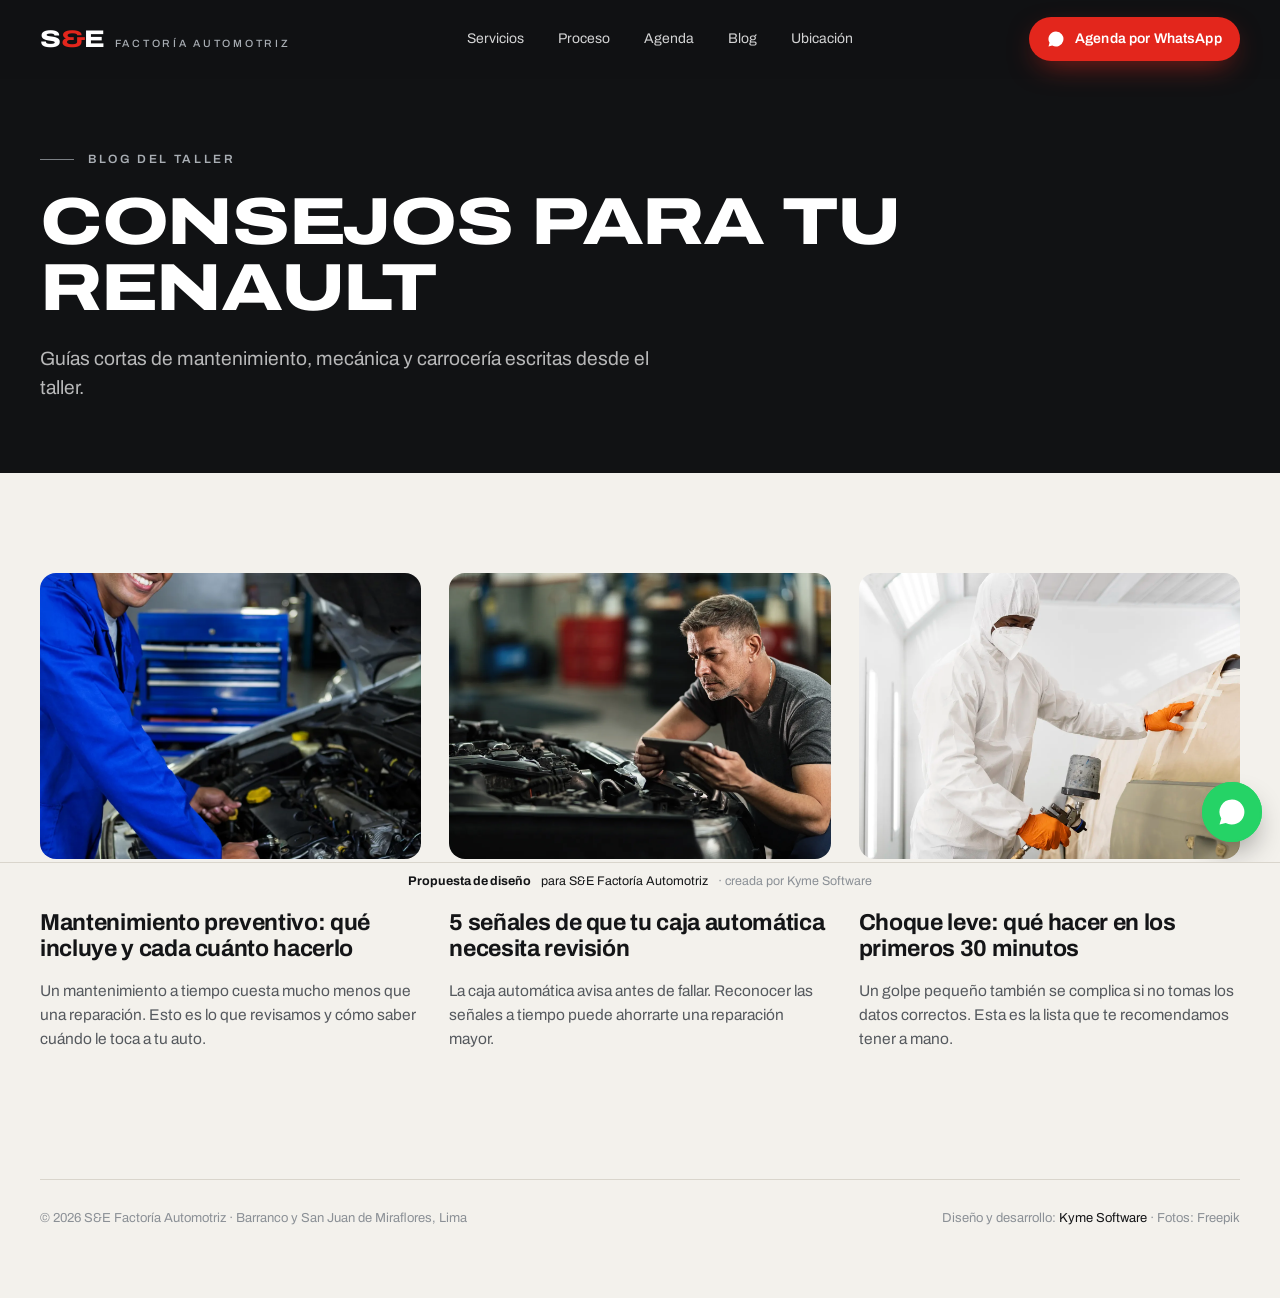
<file: demos/sye-factoria/blog/index.html>
<!doctype html>
<html lang="es">
<head>
<meta charset="utf-8">
<meta name="viewport" content="width=device-width, initial-scale=1">
<title>Blog · S&amp;E Factoría Automotriz</title>
<meta name="description" content="Consejos de mantenimiento, mecánica y carrocería para tu Renault o Nissan.">
<meta name="robots" content="noindex">
<meta name="theme-color" content="#111214">
<link rel="icon" href="data:image/svg+xml,%3Csvg xmlns=%22http://www.w3.org/2000/svg%22 viewBox=%220 0 64 64%22%3E%3Crect width=%2264%22 height=%2264%22 rx=%2214%22 fill=%22%23111214%22/%3E%3Ctext x=%2232%22 y=%2243%22 font-family=%22Arial Black,Arial%22 font-weight=%22900%22 font-size=%2226%22 text-anchor=%22middle%22 fill=%22%23fff%22%3ES%3Ctspan fill=%22%23e3261c%22%3E%26amp;%3C/tspan%3EE%3C/text%3E%3C/svg%3E">
<link rel="preconnect" href="https://fonts.googleapis.com">
<link rel="preconnect" href="https://fonts.gstatic.com" crossorigin>
<link href="https://fonts.googleapis.com/css2?family=Archivo:ital,wdth,wght@0,62..125,100..900;1,62..125,100..900&display=swap" rel="stylesheet">
<link rel="stylesheet" href="../assets/site.css">
</head>
<body>
<nav class="nav fija">
  <div class="wrap nav-in">
    <a href="../" class="logo"><b class="ancha">S<i>&amp;</i>E</b><small>Factoría automotriz</small></a>
    <div class="nav-links">
      <a href="../#servicios">Servicios</a>
      <a href="../#proceso">Proceso</a>
      <a href="../#cotiza">Agenda</a>
      <a href="../blog/">Blog</a>
      <a href="../#ubicacion">Ubicación</a>
    </div>
    <a class="btn btn-rojo" data-wa href="#"><svg fill="currentColor" viewBox="0 0 24 24"><path d="M12 2a10 10 0 0 0-8.6 15.1L2 22l5-1.3A10 10 0 1 0 12 2Zm4.5 12.1c-.2-.1-1.5-.7-1.7-.8-.2-.1-.4-.1-.6.1l-.8 1c-.1.2-.3.2-.5.1a6.7 6.7 0 0 1-3.3-2.9c-.3-.4.3-.4.7-1.3.1-.2 0-.3 0-.4l-.8-1.8c-.2-.5-.4-.4-.6-.4h-.5a1 1 0 0 0-.7.3 3 3 0 0 0-.9 2.2 5.2 5.2 0 0 0 1.1 2.8 11.9 11.9 0 0 0 4.6 4c1.7.7 2.3.8 3.2.7.5-.1 1.5-.6 1.7-1.2.2-.6.2-1.1.2-1.2-.1-.2-.3-.2-.5-.3Z"/></svg><span>Agenda por WhatsApp</span></a>
  </div>
</nav>
<header class="art-hero" style="padding-bottom:70px">
  <div class="wrap">
    <div class="eyebrow aparece">Blog del taller</div>
    <h1 class="ancha aparece">Consejos para tu Renault</h1>
    <p class="lead aparece">Guías cortas de mantenimiento, mecánica y carrocería escritas desde el taller.</p>
  </div>
</header>
<main class="wrap" style="padding:clamp(60px,8vw,100px) 0 clamp(90px,10vw,130px)">
  <div class="posts">
        <a class="post aparece" href="../blog/mantenimiento-preventivo-renault.html">
          <div class="post-img"><img src="../img/aceite.webp" alt="" loading="lazy"></div>
          <div class="post-meta"><b>Mantenimiento</b><span>5 min</span></div>
          <h3>Mantenimiento preventivo: qué incluye y cada cuánto hacerlo</h3>
          <p>Un mantenimiento a tiempo cuesta mucho menos que una reparación. Esto es lo que revisamos y cómo saber cuándo le toca a tu auto.</p>
        </a>
        <a class="post aparece" href="../blog/senales-caja-automatica.html">
          <div class="post-img"><img src="../img/motor.webp" alt="" loading="lazy"></div>
          <div class="post-meta"><b>Caja automática</b><span>4 min</span></div>
          <h3>5 señales de que tu caja automática necesita revisión</h3>
          <p>La caja automática avisa antes de fallar. Reconocer las señales a tiempo puede ahorrarte una reparación mayor.</p>
        </a>
        <a class="post aparece" href="../blog/choque-leve-que-hacer.html">
          <div class="post-img"><img src="../img/pintura.webp" alt="" loading="lazy"></div>
          <div class="post-meta"><b>Planchado y pintura</b><span>4 min</span></div>
          <h3>Choque leve: qué hacer en los primeros 30 minutos</h3>
          <p>Un golpe pequeño también se complica si no tomas los datos correctos. Esta es la lista que te recomendamos tener a mano.</p>
        </a>
  </div>
</main>
<footer class="wrap pie-claro">
  <span>© 2026 S&amp;E Factoría Automotriz · Barranco y San Juan de Miraflores, Lima</span>
  <span>Diseño y desarrollo: <a href="https://kymesolutions.dpdns.org/" target="_blank" rel="noopener">Kyme Software</a> · Fotos: Freepik</span>
</footer>
<a class="wa-flot ver" data-wa href="#" aria-label="Escribir por WhatsApp"><svg viewBox="0 0 24 24"><path d="M12 2a10 10 0 0 0-8.6 15.1L2 22l5-1.3A10 10 0 1 0 12 2Zm4.5 12.1c-.2-.1-1.5-.7-1.7-.8-.2-.1-.4-.1-.6.1l-.8 1c-.1.2-.3.2-.5.1a6.7 6.7 0 0 1-3.3-2.9c-.3-.4.3-.4.7-1.3.1-.2 0-.3 0-.4l-.8-1.8c-.2-.5-.4-.4-.6-.4h-.5a1 1 0 0 0-.7.3 3 3 0 0 0-.9 2.2 5.2 5.2 0 0 0 1.1 2.8 11.9 11.9 0 0 0 4.6 4c1.7.7 2.3.8 3.2.7.5-.1 1.5-.6 1.7-1.2.2-.6.2-1.1.2-1.2-.1-.2-.3-.2-.5-.3Z"/></svg></a>
<div class="cinta-demo"><b>Propuesta de diseño</b> para S&amp;E Factoría Automotriz <span>· creada por Kyme Software</span></div>
<script>
document.querySelectorAll('[data-wa]').forEach(a => {
  a.href = 'https://wa.me/51943507686?text=' + encodeURIComponent('Hola S&E, quisiera agendar una cita para mi auto.');
  a.target = '_blank'; a.rel = 'noopener';
});
</script>
</body>
</html>
</file>
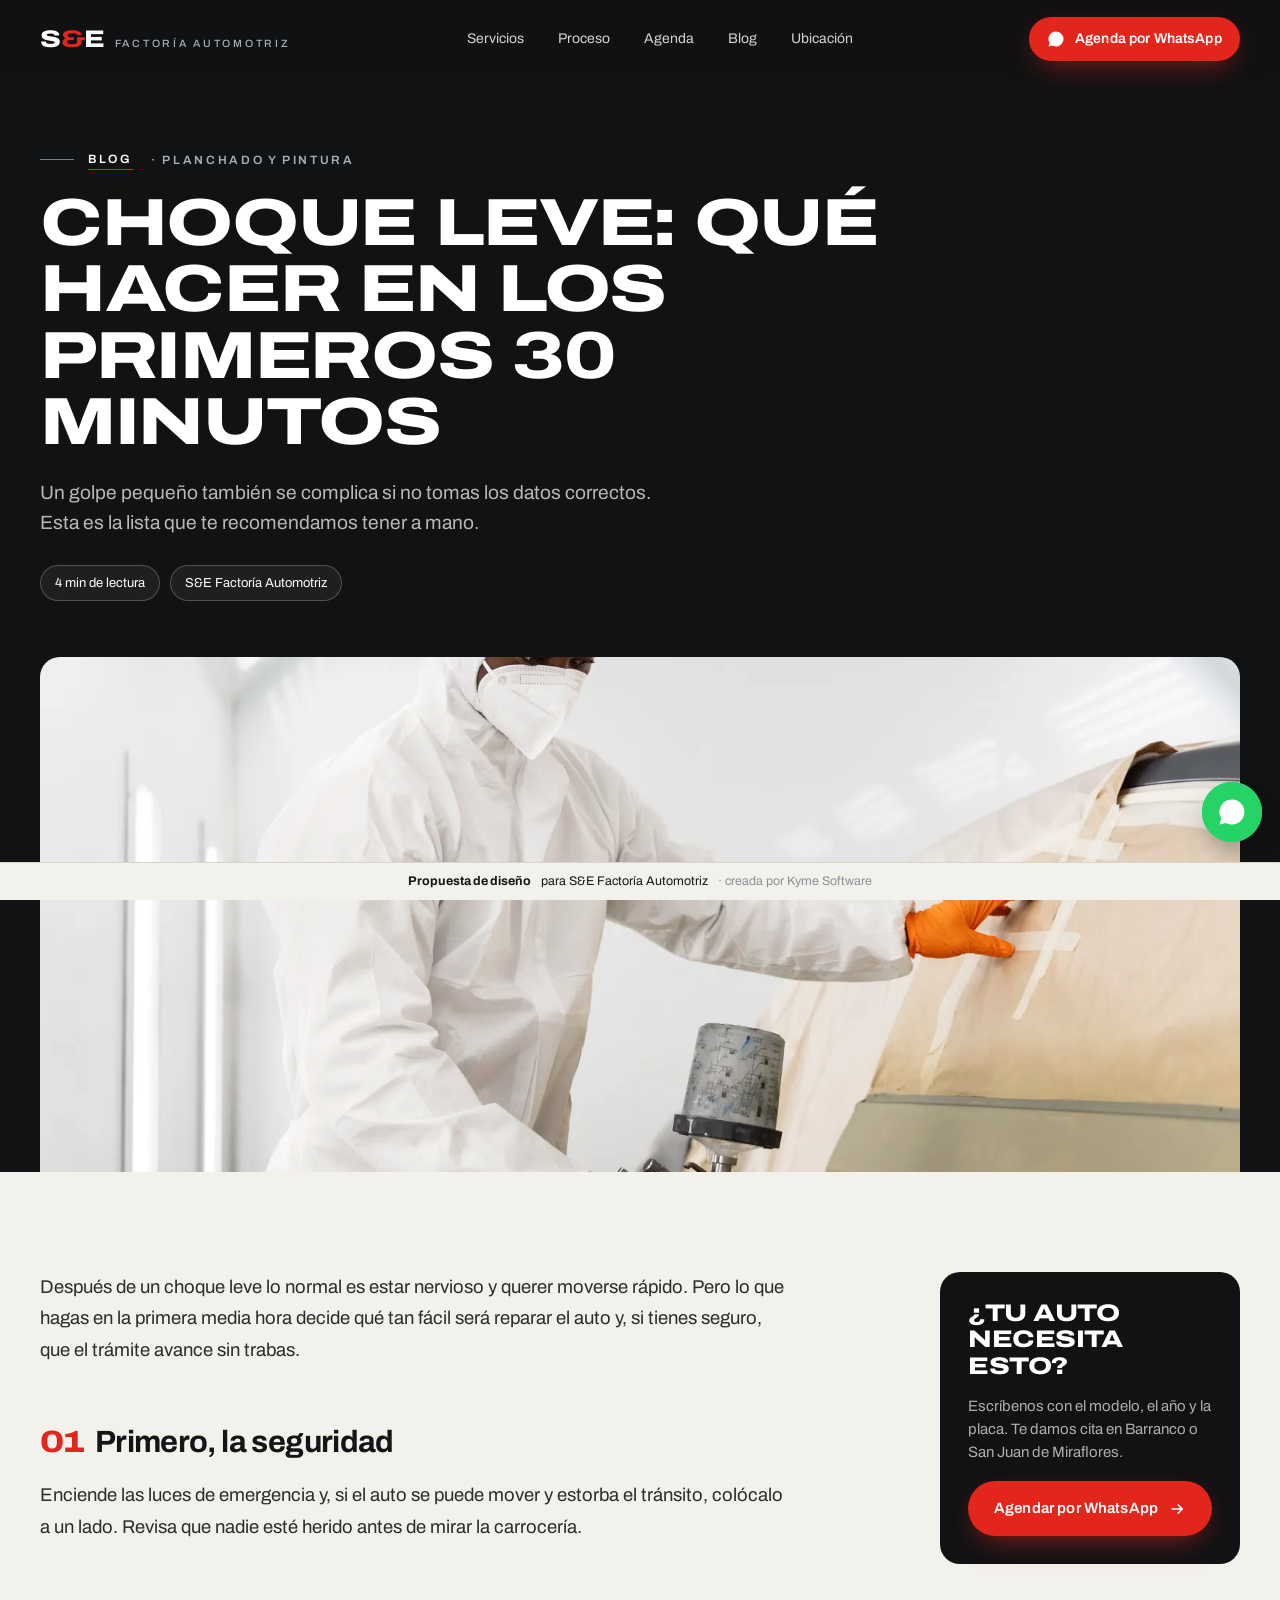
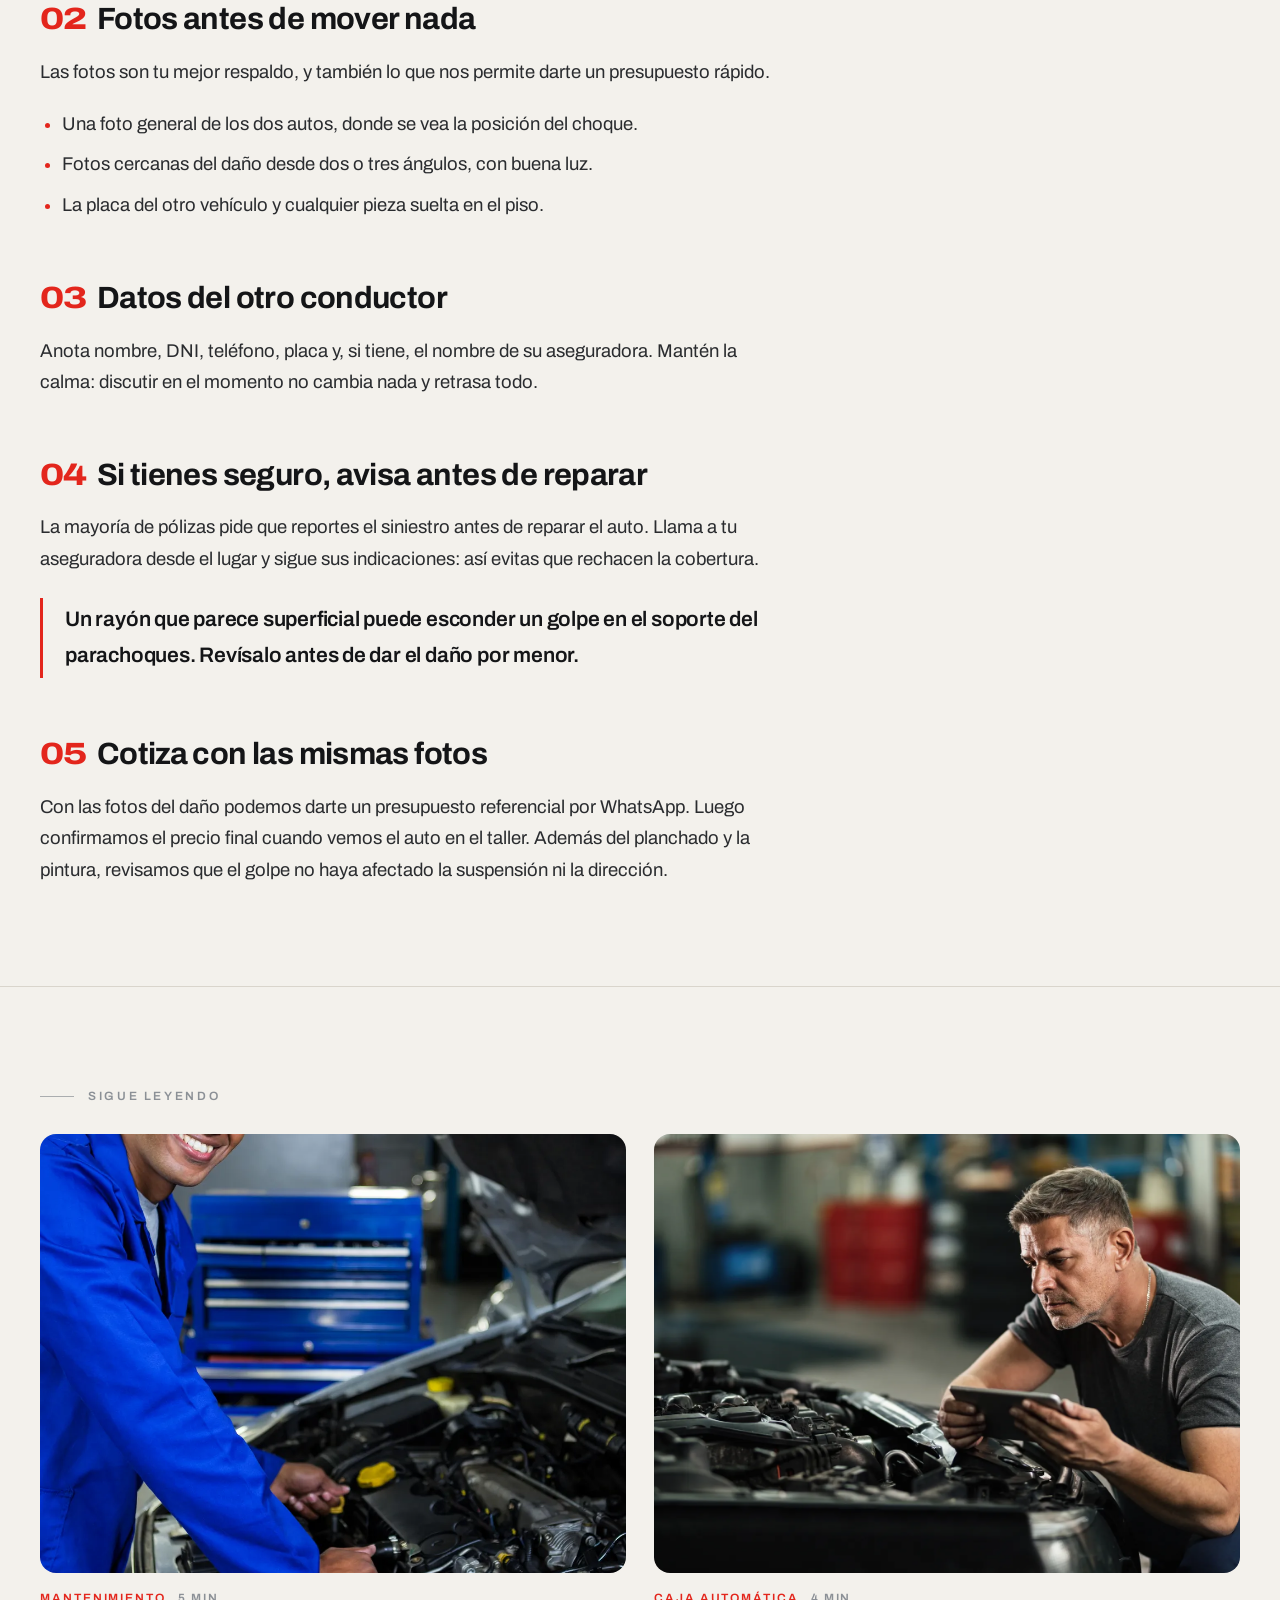
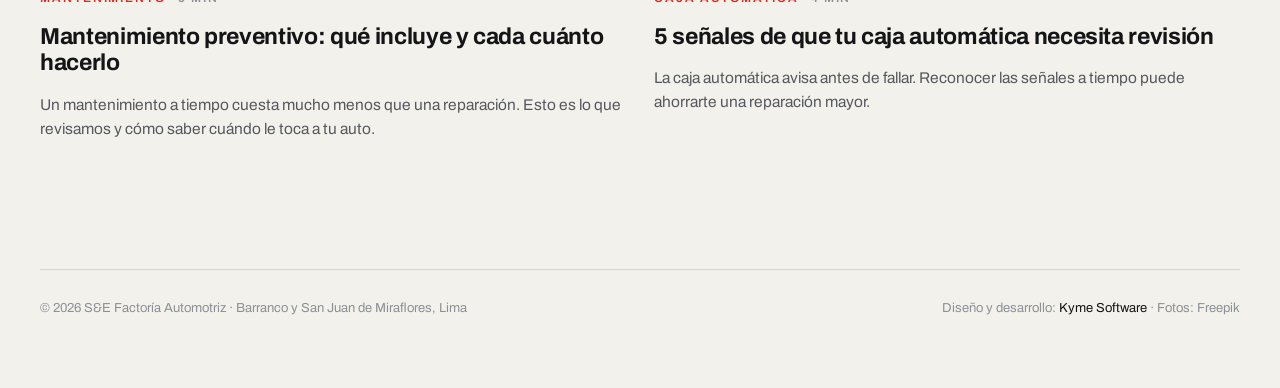
<file: demos/sye-factoria/blog/choque-leve-que-hacer.html>
<!doctype html>
<html lang="es">
<head>
<meta charset="utf-8">
<meta name="viewport" content="width=device-width, initial-scale=1">
<title>Choque leve: qué hacer en los primeros 30 minutos · S&amp;E Factoría Automotriz</title>
<meta name="description" content="Un golpe pequeño también se complica si no tomas los datos correctos. Esta es la lista que te recomendamos tener a mano.">
<meta name="robots" content="noindex">
<meta name="theme-color" content="#111214">
<link rel="icon" href="data:image/svg+xml,%3Csvg xmlns=%22http://www.w3.org/2000/svg%22 viewBox=%220 0 64 64%22%3E%3Crect width=%2264%22 height=%2264%22 rx=%2214%22 fill=%22%23111214%22/%3E%3Ctext x=%2232%22 y=%2243%22 font-family=%22Arial Black,Arial%22 font-weight=%22900%22 font-size=%2226%22 text-anchor=%22middle%22 fill=%22%23fff%22%3ES%3Ctspan fill=%22%23e3261c%22%3E%26amp;%3C/tspan%3EE%3C/text%3E%3C/svg%3E">
<link rel="preconnect" href="https://fonts.googleapis.com">
<link rel="preconnect" href="https://fonts.gstatic.com" crossorigin>
<link href="https://fonts.googleapis.com/css2?family=Archivo:ital,wdth,wght@0,62..125,100..900;1,62..125,100..900&display=swap" rel="stylesheet">
<link rel="stylesheet" href="../assets/site.css">
</head>
<body>
<nav class="nav fija">
  <div class="wrap nav-in">
    <a href="../" class="logo"><b class="ancha">S<i>&amp;</i>E</b><small>Factoría automotriz</small></a>
    <div class="nav-links">
      <a href="../#servicios">Servicios</a>
      <a href="../#proceso">Proceso</a>
      <a href="../#cotiza">Agenda</a>
      <a href="../blog/">Blog</a>
      <a href="../#ubicacion">Ubicación</a>
    </div>
    <a class="btn btn-rojo" data-wa href="#"><svg fill="currentColor" viewBox="0 0 24 24"><path d="M12 2a10 10 0 0 0-8.6 15.1L2 22l5-1.3A10 10 0 1 0 12 2Zm4.5 12.1c-.2-.1-1.5-.7-1.7-.8-.2-.1-.4-.1-.6.1l-.8 1c-.1.2-.3.2-.5.1a6.7 6.7 0 0 1-3.3-2.9c-.3-.4.3-.4.7-1.3.1-.2 0-.3 0-.4l-.8-1.8c-.2-.5-.4-.4-.6-.4h-.5a1 1 0 0 0-.7.3 3 3 0 0 0-.9 2.2 5.2 5.2 0 0 0 1.1 2.8 11.9 11.9 0 0 0 4.6 4c1.7.7 2.3.8 3.2.7.5-.1 1.5-.6 1.7-1.2.2-.6.2-1.1.2-1.2-.1-.2-.3-.2-.5-.3Z"/></svg><span>Agenda por WhatsApp</span></a>
  </div>
</nav>
<header class="art-hero">
  <div class="wrap">
    <div class="eyebrow aparece"><a href="./">Blog</a>&nbsp;·&nbsp;Planchado y pintura</div>
    <h1 class="ancha aparece">Choque leve: qué hacer en los primeros 30 minutos</h1>
    <p class="lead aparece">Un golpe pequeño también se complica si no tomas los datos correctos. Esta es la lista que te recomendamos tener a mano.</p>
    <div class="art-datos aparece"><span class="chip">4 min de lectura</span><span class="chip">S&amp;E Factoría Automotriz</span></div>
    <div class="art-portada aparece"><img src="../img/pintura.webp" alt=""></div>
  </div>
</header>
<main class="wrap art">
  <div class="art-grid">
    <article class="prosa">
<p>Después de un choque leve lo normal es estar nervioso y querer moverse rápido. Pero lo que hagas en la primera media hora decide qué tan fácil será reparar el auto y, si tienes seguro, que el trámite avance sin trabas.</p>
<h2><span>01</span>Primero, la seguridad</h2>
<p>Enciende las luces de emergencia y, si el auto se puede mover y estorba el tránsito, colócalo a un lado. Revisa que nadie esté herido antes de mirar la carrocería.</p>
<h2><span>02</span>Fotos antes de mover nada</h2>
<p>Las fotos son tu mejor respaldo, y también lo que nos permite darte un presupuesto rápido.</p>
<ul>
<li>Una foto general de los dos autos, donde se vea la posición del choque.</li>
<li>Fotos cercanas del daño desde dos o tres ángulos, con buena luz.</li>
<li>La placa del otro vehículo y cualquier pieza suelta en el piso.</li>
</ul>
<h2><span>03</span>Datos del otro conductor</h2>
<p>Anota nombre, DNI, teléfono, placa y, si tiene, el nombre de su aseguradora. Mantén la calma: discutir en el momento no cambia nada y retrasa todo.</p>
<h2><span>04</span>Si tienes seguro, avisa antes de reparar</h2>
<p>La mayoría de pólizas pide que reportes el siniestro antes de reparar el auto. Llama a tu aseguradora desde el lugar y sigue sus indicaciones: así evitas que rechacen la cobertura.</p>
<blockquote>Un rayón que parece superficial puede esconder un golpe en el soporte del parachoques. Revísalo antes de dar el daño por menor.</blockquote>
<h2><span>05</span>Cotiza con las mismas fotos</h2>
<p>Con las fotos del daño podemos darte un presupuesto referencial por WhatsApp. Luego confirmamos el precio final cuando vemos el auto en el taller. Además del planchado y la pintura, revisamos que el golpe no haya afectado la suspensión ni la dirección.</p>
</article>
    <aside class="aside-cta">
      <b class="ancha">¿Tu auto necesita esto?</b>
      <p>Escríbenos con el modelo, el año y la placa. Te damos cita en Barranco o San Juan de Miraflores.</p>
      <a class="btn btn-rojo" data-wa href="#">Agendar por WhatsApp <svg class="flecha" viewBox="0 0 24 24" fill="none" stroke="currentColor" stroke-width="2"><path d="M5 12h14M13 6l6 6-6 6"/></svg></a>
    </aside>
  </div>
</main>
<section class="mas">
  <div class="wrap">
    <div class="eyebrow" style="margin-bottom:28px">Sigue leyendo</div>
    <div class="posts" style="grid-template-columns:repeat(auto-fit,minmax(260px,1fr))">
        <a class="post aparece" href="../blog/mantenimiento-preventivo-renault.html">
          <div class="post-img"><img src="../img/aceite.webp" alt="" loading="lazy"></div>
          <div class="post-meta"><b>Mantenimiento</b><span>5 min</span></div>
          <h3>Mantenimiento preventivo: qué incluye y cada cuánto hacerlo</h3>
          <p>Un mantenimiento a tiempo cuesta mucho menos que una reparación. Esto es lo que revisamos y cómo saber cuándo le toca a tu auto.</p>
        </a>
        <a class="post aparece" href="../blog/senales-caja-automatica.html">
          <div class="post-img"><img src="../img/motor.webp" alt="" loading="lazy"></div>
          <div class="post-meta"><b>Caja automática</b><span>4 min</span></div>
          <h3>5 señales de que tu caja automática necesita revisión</h3>
          <p>La caja automática avisa antes de fallar. Reconocer las señales a tiempo puede ahorrarte una reparación mayor.</p>
        </a>
    </div>
  </div>
</section>
<footer class="wrap pie-claro">
  <span>© 2026 S&amp;E Factoría Automotriz · Barranco y San Juan de Miraflores, Lima</span>
  <span>Diseño y desarrollo: <a href="https://kymesolutions.dpdns.org/" target="_blank" rel="noopener">Kyme Software</a> · Fotos: Freepik</span>
</footer>
<a class="wa-flot ver" data-wa href="#" aria-label="Escribir por WhatsApp"><svg viewBox="0 0 24 24"><path d="M12 2a10 10 0 0 0-8.6 15.1L2 22l5-1.3A10 10 0 1 0 12 2Zm4.5 12.1c-.2-.1-1.5-.7-1.7-.8-.2-.1-.4-.1-.6.1l-.8 1c-.1.2-.3.2-.5.1a6.7 6.7 0 0 1-3.3-2.9c-.3-.4.3-.4.7-1.3.1-.2 0-.3 0-.4l-.8-1.8c-.2-.5-.4-.4-.6-.4h-.5a1 1 0 0 0-.7.3 3 3 0 0 0-.9 2.2 5.2 5.2 0 0 0 1.1 2.8 11.9 11.9 0 0 0 4.6 4c1.7.7 2.3.8 3.2.7.5-.1 1.5-.6 1.7-1.2.2-.6.2-1.1.2-1.2-.1-.2-.3-.2-.5-.3Z"/></svg></a>
<div class="cinta-demo"><b>Propuesta de diseño</b> para S&amp;E Factoría Automotriz <span>· creada por Kyme Software</span></div>
<script>
document.querySelectorAll('[data-wa]').forEach(a => {
  a.href = 'https://wa.me/51943507686?text=' + encodeURIComponent('Hola S&E, quisiera agendar una cita para mi auto.');
  a.target = '_blank'; a.rel = 'noopener';
});
</script>
</body>
</html>
</file>
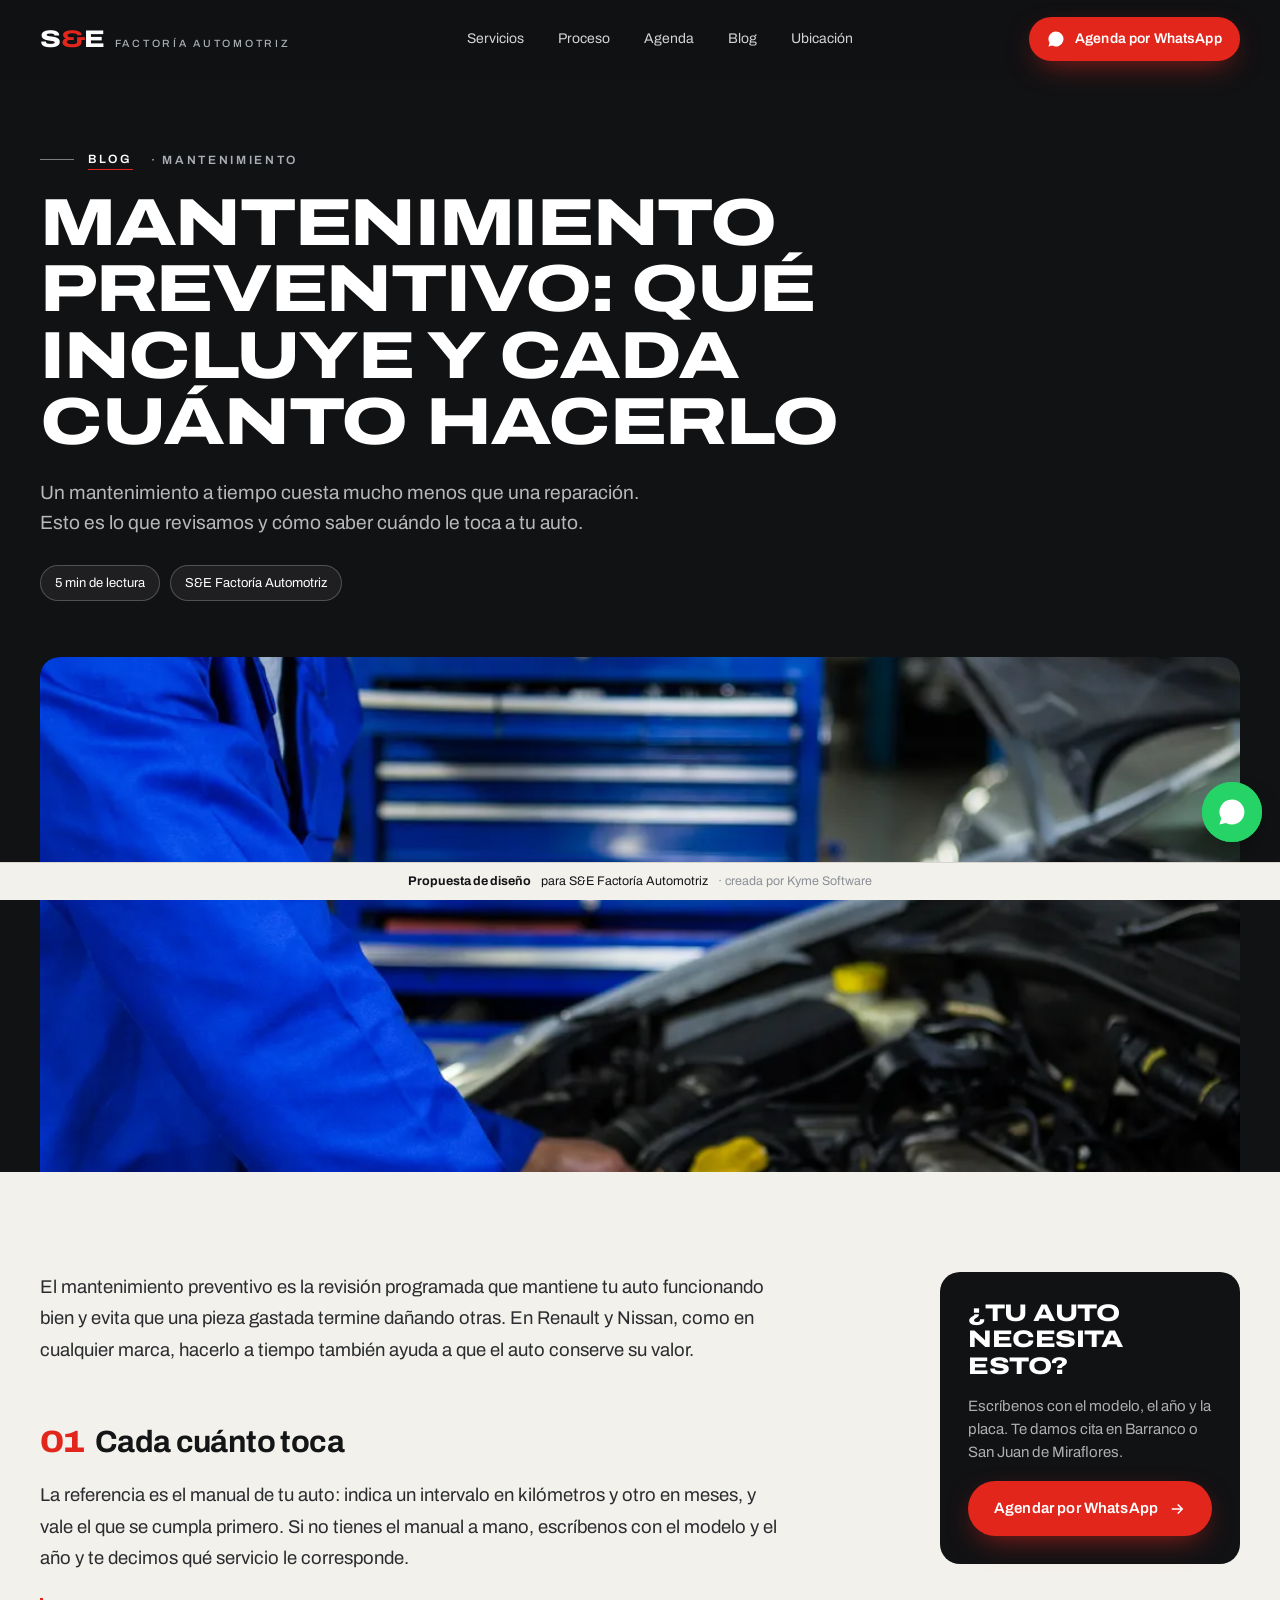
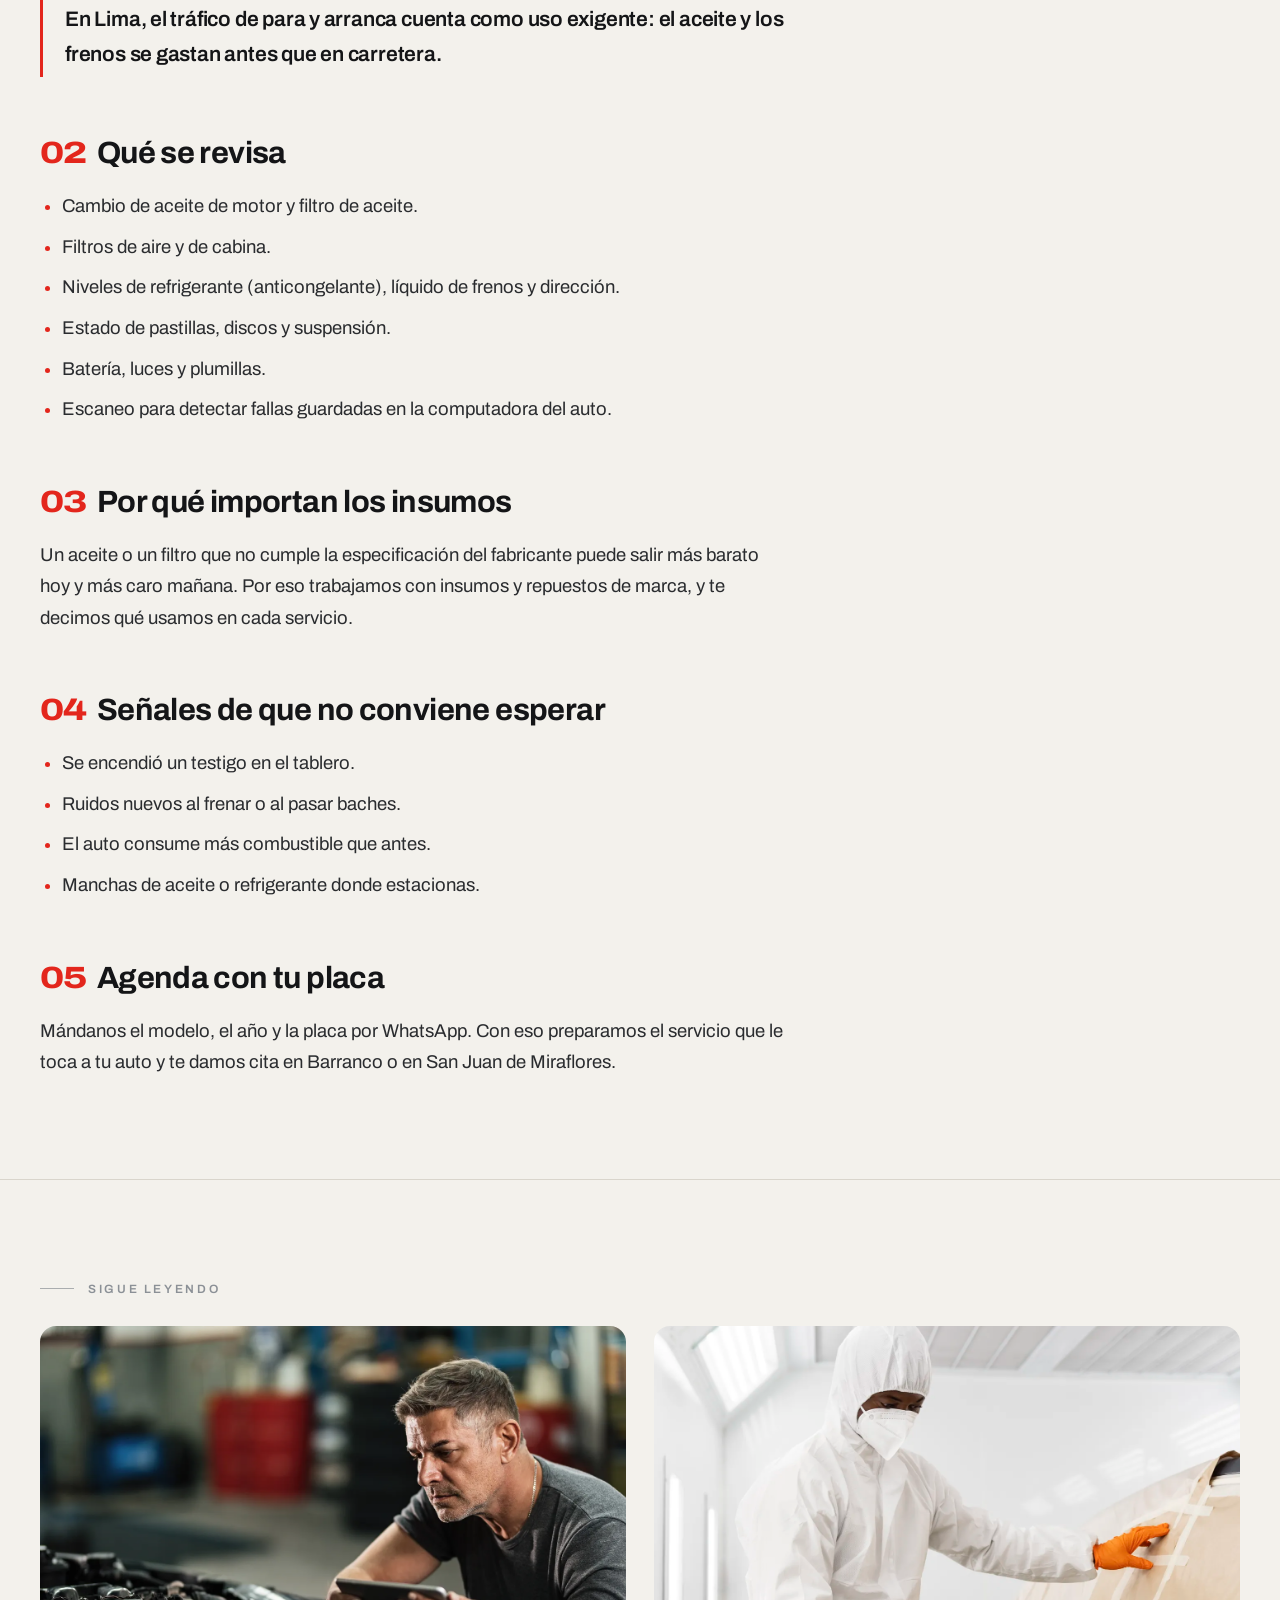
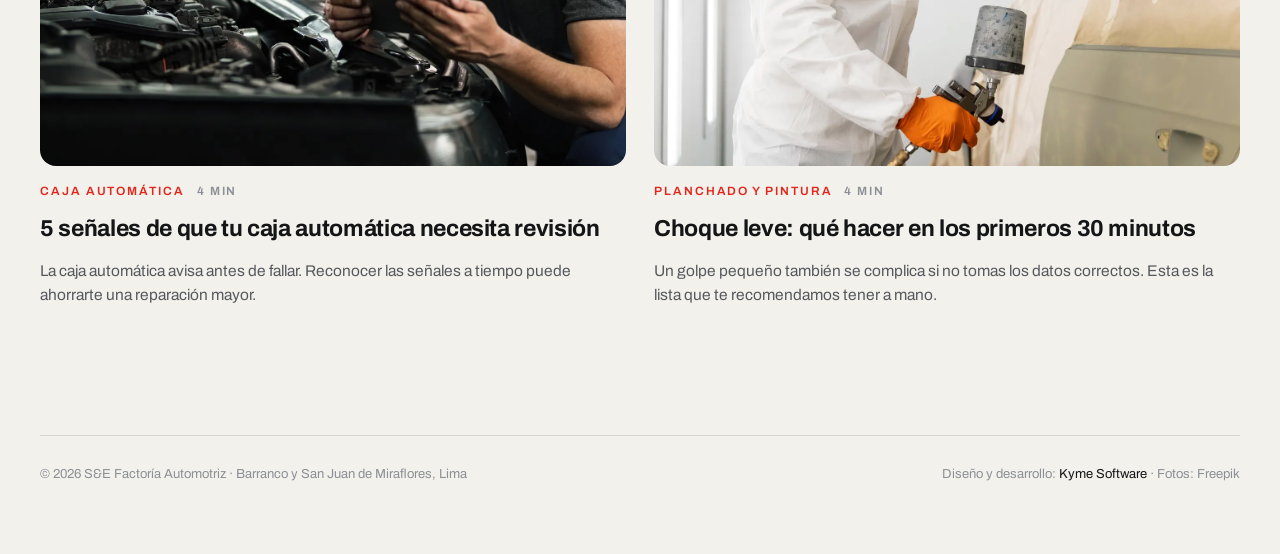
<file: demos/sye-factoria/blog/mantenimiento-preventivo-renault.html>
<!doctype html>
<html lang="es">
<head>
<meta charset="utf-8">
<meta name="viewport" content="width=device-width, initial-scale=1">
<title>Mantenimiento preventivo: qué incluye y cada cuánto hacerlo · S&amp;E Factoría Automotriz</title>
<meta name="description" content="Un mantenimiento a tiempo cuesta mucho menos que una reparación. Esto es lo que revisamos y cómo saber cuándo le toca a tu auto.">
<meta name="robots" content="noindex">
<meta name="theme-color" content="#111214">
<link rel="icon" href="data:image/svg+xml,%3Csvg xmlns=%22http://www.w3.org/2000/svg%22 viewBox=%220 0 64 64%22%3E%3Crect width=%2264%22 height=%2264%22 rx=%2214%22 fill=%22%23111214%22/%3E%3Ctext x=%2232%22 y=%2243%22 font-family=%22Arial Black,Arial%22 font-weight=%22900%22 font-size=%2226%22 text-anchor=%22middle%22 fill=%22%23fff%22%3ES%3Ctspan fill=%22%23e3261c%22%3E%26amp;%3C/tspan%3EE%3C/text%3E%3C/svg%3E">
<link rel="preconnect" href="https://fonts.googleapis.com">
<link rel="preconnect" href="https://fonts.gstatic.com" crossorigin>
<link href="https://fonts.googleapis.com/css2?family=Archivo:ital,wdth,wght@0,62..125,100..900;1,62..125,100..900&display=swap" rel="stylesheet">
<link rel="stylesheet" href="../assets/site.css">
</head>
<body>
<nav class="nav fija">
  <div class="wrap nav-in">
    <a href="../" class="logo"><b class="ancha">S<i>&amp;</i>E</b><small>Factoría automotriz</small></a>
    <div class="nav-links">
      <a href="../#servicios">Servicios</a>
      <a href="../#proceso">Proceso</a>
      <a href="../#cotiza">Agenda</a>
      <a href="../blog/">Blog</a>
      <a href="../#ubicacion">Ubicación</a>
    </div>
    <a class="btn btn-rojo" data-wa href="#"><svg fill="currentColor" viewBox="0 0 24 24"><path d="M12 2a10 10 0 0 0-8.6 15.1L2 22l5-1.3A10 10 0 1 0 12 2Zm4.5 12.1c-.2-.1-1.5-.7-1.7-.8-.2-.1-.4-.1-.6.1l-.8 1c-.1.2-.3.2-.5.1a6.7 6.7 0 0 1-3.3-2.9c-.3-.4.3-.4.7-1.3.1-.2 0-.3 0-.4l-.8-1.8c-.2-.5-.4-.4-.6-.4h-.5a1 1 0 0 0-.7.3 3 3 0 0 0-.9 2.2 5.2 5.2 0 0 0 1.1 2.8 11.9 11.9 0 0 0 4.6 4c1.7.7 2.3.8 3.2.7.5-.1 1.5-.6 1.7-1.2.2-.6.2-1.1.2-1.2-.1-.2-.3-.2-.5-.3Z"/></svg><span>Agenda por WhatsApp</span></a>
  </div>
</nav>
<header class="art-hero">
  <div class="wrap">
    <div class="eyebrow aparece"><a href="./">Blog</a>&nbsp;·&nbsp;Mantenimiento</div>
    <h1 class="ancha aparece">Mantenimiento preventivo: qué incluye y cada cuánto hacerlo</h1>
    <p class="lead aparece">Un mantenimiento a tiempo cuesta mucho menos que una reparación. Esto es lo que revisamos y cómo saber cuándo le toca a tu auto.</p>
    <div class="art-datos aparece"><span class="chip">5 min de lectura</span><span class="chip">S&amp;E Factoría Automotriz</span></div>
    <div class="art-portada aparece"><img src="../img/aceite.webp" alt=""></div>
  </div>
</header>
<main class="wrap art">
  <div class="art-grid">
    <article class="prosa">
<p>El mantenimiento preventivo es la revisión programada que mantiene tu auto funcionando bien y evita que una pieza gastada termine dañando otras. En Renault y Nissan, como en cualquier marca, hacerlo a tiempo también ayuda a que el auto conserve su valor.</p>
<h2><span>01</span>Cada cuánto toca</h2>
<p>La referencia es el manual de tu auto: indica un intervalo en kilómetros y otro en meses, y vale el que se cumpla primero. Si no tienes el manual a mano, escríbenos con el modelo y el año y te decimos qué servicio le corresponde.</p>
<blockquote>En Lima, el tráfico de para y arranca cuenta como uso exigente: el aceite y los frenos se gastan antes que en carretera.</blockquote>
<h2><span>02</span>Qué se revisa</h2>
<ul>
<li>Cambio de aceite de motor y filtro de aceite.</li>
<li>Filtros de aire y de cabina.</li>
<li>Niveles de refrigerante (anticongelante), líquido de frenos y dirección.</li>
<li>Estado de pastillas, discos y suspensión.</li>
<li>Batería, luces y plumillas.</li>
<li>Escaneo para detectar fallas guardadas en la computadora del auto.</li>
</ul>
<h2><span>03</span>Por qué importan los insumos</h2>
<p>Un aceite o un filtro que no cumple la especificación del fabricante puede salir más barato hoy y más caro mañana. Por eso trabajamos con insumos y repuestos de marca, y te decimos qué usamos en cada servicio.</p>
<h2><span>04</span>Señales de que no conviene esperar</h2>
<ul>
<li>Se encendió un testigo en el tablero.</li>
<li>Ruidos nuevos al frenar o al pasar baches.</li>
<li>El auto consume más combustible que antes.</li>
<li>Manchas de aceite o refrigerante donde estacionas.</li>
</ul>
<h2><span>05</span>Agenda con tu placa</h2>
<p>Mándanos el modelo, el año y la placa por WhatsApp. Con eso preparamos el servicio que le toca a tu auto y te damos cita en Barranco o en San Juan de Miraflores.</p>
</article>
    <aside class="aside-cta">
      <b class="ancha">¿Tu auto necesita esto?</b>
      <p>Escríbenos con el modelo, el año y la placa. Te damos cita en Barranco o San Juan de Miraflores.</p>
      <a class="btn btn-rojo" data-wa href="#">Agendar por WhatsApp <svg class="flecha" viewBox="0 0 24 24" fill="none" stroke="currentColor" stroke-width="2"><path d="M5 12h14M13 6l6 6-6 6"/></svg></a>
    </aside>
  </div>
</main>
<section class="mas">
  <div class="wrap">
    <div class="eyebrow" style="margin-bottom:28px">Sigue leyendo</div>
    <div class="posts" style="grid-template-columns:repeat(auto-fit,minmax(260px,1fr))">
        <a class="post aparece" href="../blog/senales-caja-automatica.html">
          <div class="post-img"><img src="../img/motor.webp" alt="" loading="lazy"></div>
          <div class="post-meta"><b>Caja automática</b><span>4 min</span></div>
          <h3>5 señales de que tu caja automática necesita revisión</h3>
          <p>La caja automática avisa antes de fallar. Reconocer las señales a tiempo puede ahorrarte una reparación mayor.</p>
        </a>
        <a class="post aparece" href="../blog/choque-leve-que-hacer.html">
          <div class="post-img"><img src="../img/pintura.webp" alt="" loading="lazy"></div>
          <div class="post-meta"><b>Planchado y pintura</b><span>4 min</span></div>
          <h3>Choque leve: qué hacer en los primeros 30 minutos</h3>
          <p>Un golpe pequeño también se complica si no tomas los datos correctos. Esta es la lista que te recomendamos tener a mano.</p>
        </a>
    </div>
  </div>
</section>
<footer class="wrap pie-claro">
  <span>© 2026 S&amp;E Factoría Automotriz · Barranco y San Juan de Miraflores, Lima</span>
  <span>Diseño y desarrollo: <a href="https://kymesolutions.dpdns.org/" target="_blank" rel="noopener">Kyme Software</a> · Fotos: Freepik</span>
</footer>
<a class="wa-flot ver" data-wa href="#" aria-label="Escribir por WhatsApp"><svg viewBox="0 0 24 24"><path d="M12 2a10 10 0 0 0-8.6 15.1L2 22l5-1.3A10 10 0 1 0 12 2Zm4.5 12.1c-.2-.1-1.5-.7-1.7-.8-.2-.1-.4-.1-.6.1l-.8 1c-.1.2-.3.2-.5.1a6.7 6.7 0 0 1-3.3-2.9c-.3-.4.3-.4.7-1.3.1-.2 0-.3 0-.4l-.8-1.8c-.2-.5-.4-.4-.6-.4h-.5a1 1 0 0 0-.7.3 3 3 0 0 0-.9 2.2 5.2 5.2 0 0 0 1.1 2.8 11.9 11.9 0 0 0 4.6 4c1.7.7 2.3.8 3.2.7.5-.1 1.5-.6 1.7-1.2.2-.6.2-1.1.2-1.2-.1-.2-.3-.2-.5-.3Z"/></svg></a>
<div class="cinta-demo"><b>Propuesta de diseño</b> para S&amp;E Factoría Automotriz <span>· creada por Kyme Software</span></div>
<script>
document.querySelectorAll('[data-wa]').forEach(a => {
  a.href = 'https://wa.me/51943507686?text=' + encodeURIComponent('Hola S&E, quisiera agendar una cita para mi auto.');
  a.target = '_blank'; a.rel = 'noopener';
});
</script>
</body>
</html>
</file>
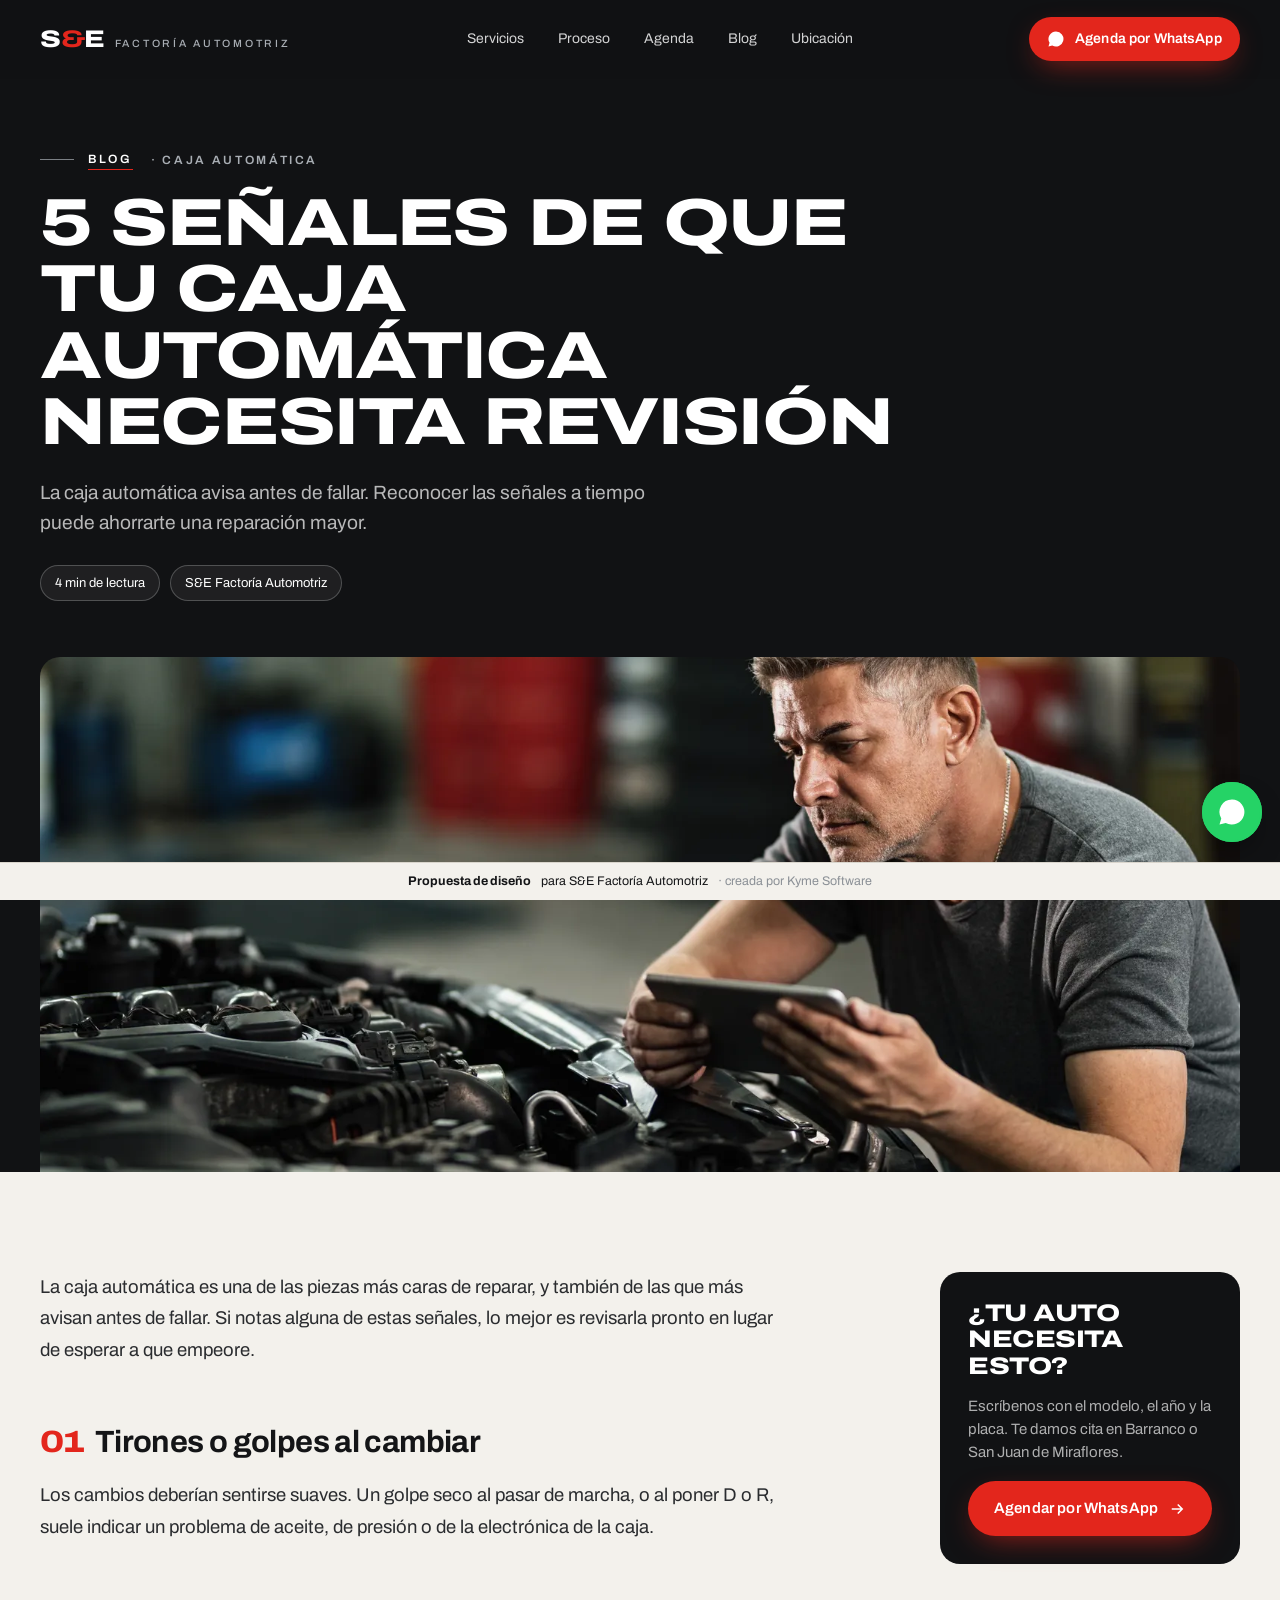
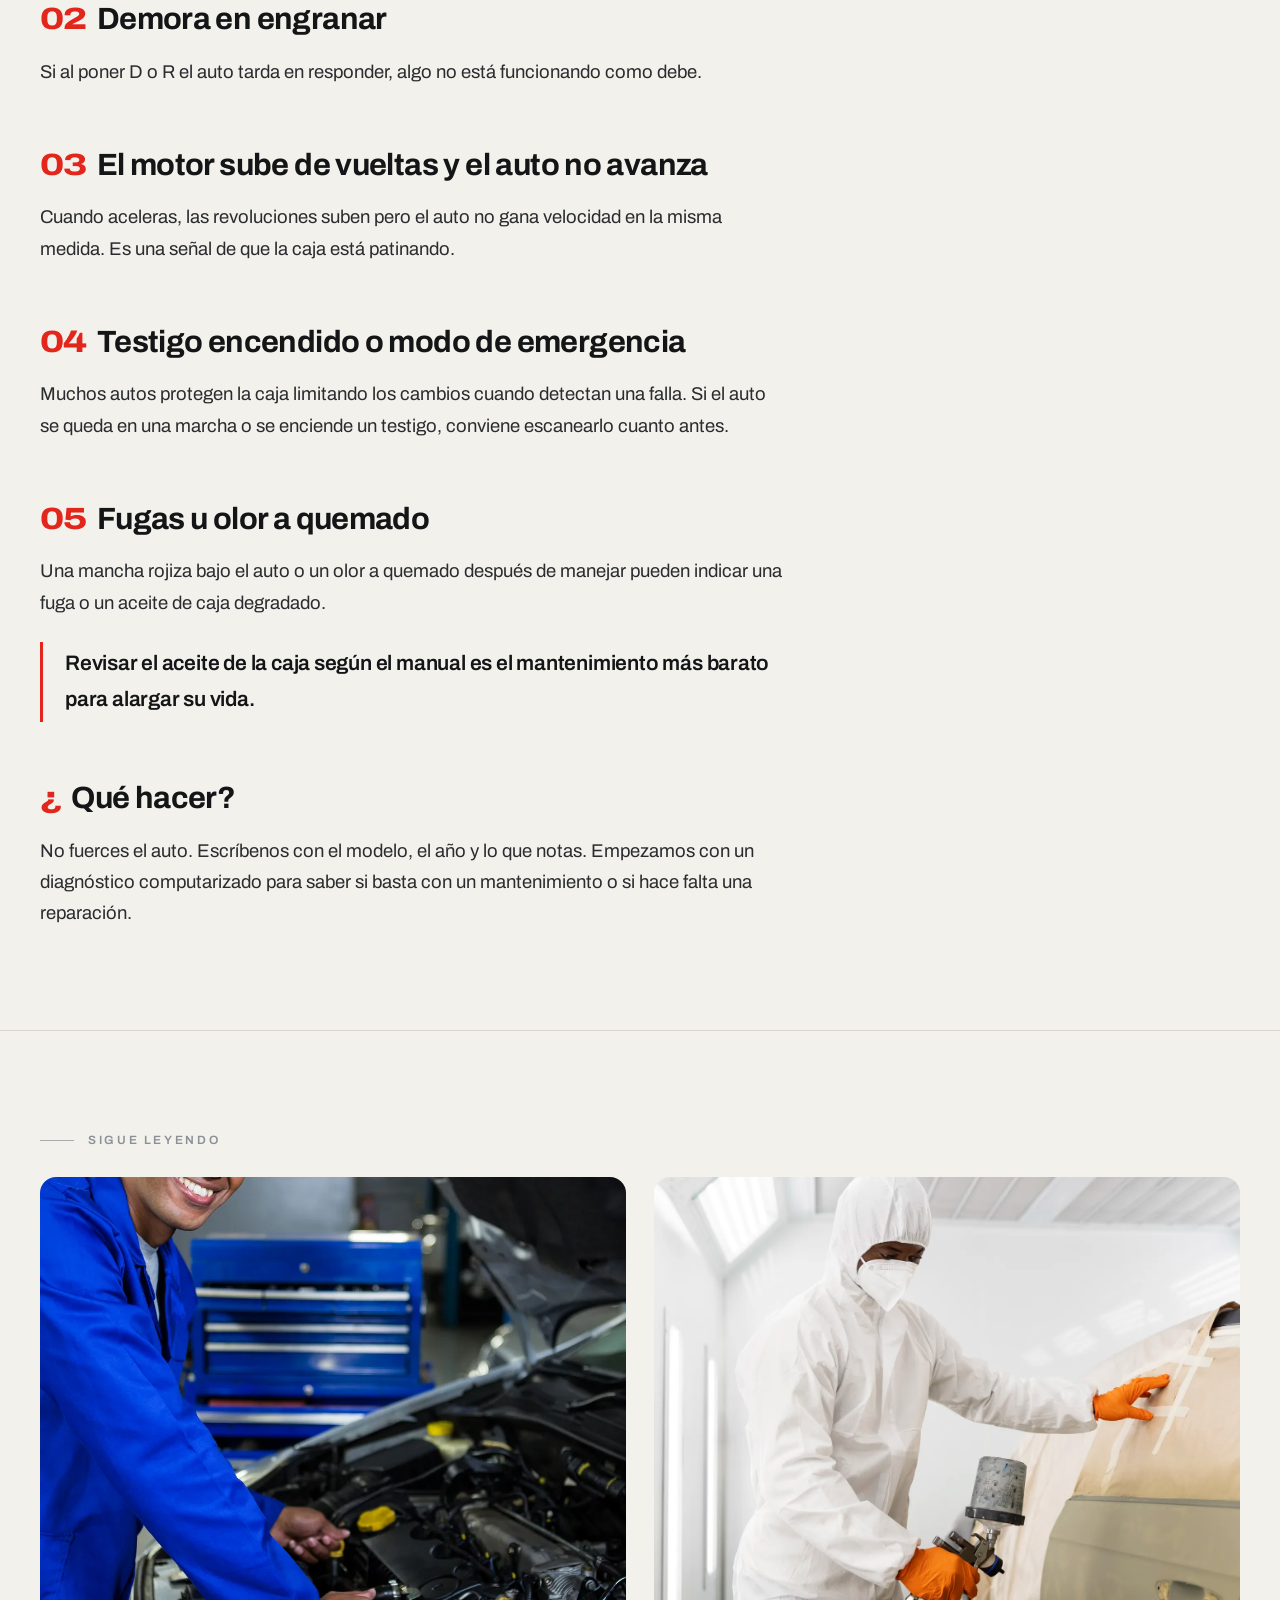
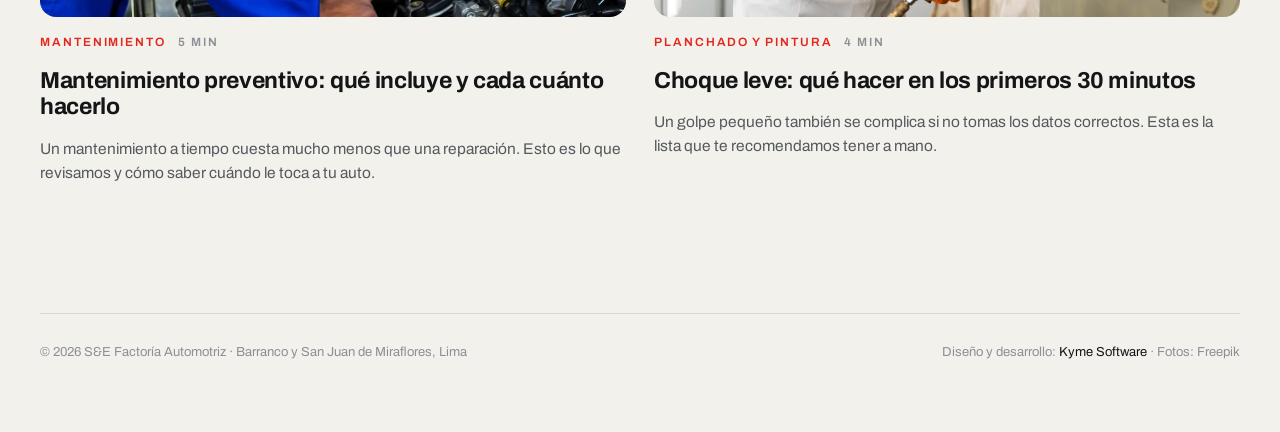
<file: demos/sye-factoria/blog/senales-caja-automatica.html>
<!doctype html>
<html lang="es">
<head>
<meta charset="utf-8">
<meta name="viewport" content="width=device-width, initial-scale=1">
<title>5 señales de que tu caja automática necesita revisión · S&amp;E Factoría Automotriz</title>
<meta name="description" content="La caja automática avisa antes de fallar. Reconocer las señales a tiempo puede ahorrarte una reparación mayor.">
<meta name="robots" content="noindex">
<meta name="theme-color" content="#111214">
<link rel="icon" href="data:image/svg+xml,%3Csvg xmlns=%22http://www.w3.org/2000/svg%22 viewBox=%220 0 64 64%22%3E%3Crect width=%2264%22 height=%2264%22 rx=%2214%22 fill=%22%23111214%22/%3E%3Ctext x=%2232%22 y=%2243%22 font-family=%22Arial Black,Arial%22 font-weight=%22900%22 font-size=%2226%22 text-anchor=%22middle%22 fill=%22%23fff%22%3ES%3Ctspan fill=%22%23e3261c%22%3E%26amp;%3C/tspan%3EE%3C/text%3E%3C/svg%3E">
<link rel="preconnect" href="https://fonts.googleapis.com">
<link rel="preconnect" href="https://fonts.gstatic.com" crossorigin>
<link href="https://fonts.googleapis.com/css2?family=Archivo:ital,wdth,wght@0,62..125,100..900;1,62..125,100..900&display=swap" rel="stylesheet">
<link rel="stylesheet" href="../assets/site.css">
</head>
<body>
<nav class="nav fija">
  <div class="wrap nav-in">
    <a href="../" class="logo"><b class="ancha">S<i>&amp;</i>E</b><small>Factoría automotriz</small></a>
    <div class="nav-links">
      <a href="../#servicios">Servicios</a>
      <a href="../#proceso">Proceso</a>
      <a href="../#cotiza">Agenda</a>
      <a href="../blog/">Blog</a>
      <a href="../#ubicacion">Ubicación</a>
    </div>
    <a class="btn btn-rojo" data-wa href="#"><svg fill="currentColor" viewBox="0 0 24 24"><path d="M12 2a10 10 0 0 0-8.6 15.1L2 22l5-1.3A10 10 0 1 0 12 2Zm4.5 12.1c-.2-.1-1.5-.7-1.7-.8-.2-.1-.4-.1-.6.1l-.8 1c-.1.2-.3.2-.5.1a6.7 6.7 0 0 1-3.3-2.9c-.3-.4.3-.4.7-1.3.1-.2 0-.3 0-.4l-.8-1.8c-.2-.5-.4-.4-.6-.4h-.5a1 1 0 0 0-.7.3 3 3 0 0 0-.9 2.2 5.2 5.2 0 0 0 1.1 2.8 11.9 11.9 0 0 0 4.6 4c1.7.7 2.3.8 3.2.7.5-.1 1.5-.6 1.7-1.2.2-.6.2-1.1.2-1.2-.1-.2-.3-.2-.5-.3Z"/></svg><span>Agenda por WhatsApp</span></a>
  </div>
</nav>
<header class="art-hero">
  <div class="wrap">
    <div class="eyebrow aparece"><a href="./">Blog</a>&nbsp;·&nbsp;Caja automática</div>
    <h1 class="ancha aparece">5 señales de que tu caja automática necesita revisión</h1>
    <p class="lead aparece">La caja automática avisa antes de fallar. Reconocer las señales a tiempo puede ahorrarte una reparación mayor.</p>
    <div class="art-datos aparece"><span class="chip">4 min de lectura</span><span class="chip">S&amp;E Factoría Automotriz</span></div>
    <div class="art-portada aparece"><img src="../img/motor.webp" alt=""></div>
  </div>
</header>
<main class="wrap art">
  <div class="art-grid">
    <article class="prosa">
<p>La caja automática es una de las piezas más caras de reparar, y también de las que más avisan antes de fallar. Si notas alguna de estas señales, lo mejor es revisarla pronto en lugar de esperar a que empeore.</p>
<h2><span>01</span>Tirones o golpes al cambiar</h2>
<p>Los cambios deberían sentirse suaves. Un golpe seco al pasar de marcha, o al poner D o R, suele indicar un problema de aceite, de presión o de la electrónica de la caja.</p>
<h2><span>02</span>Demora en engranar</h2>
<p>Si al poner D o R el auto tarda en responder, algo no está funcionando como debe.</p>
<h2><span>03</span>El motor sube de vueltas y el auto no avanza</h2>
<p>Cuando aceleras, las revoluciones suben pero el auto no gana velocidad en la misma medida. Es una señal de que la caja está patinando.</p>
<h2><span>04</span>Testigo encendido o modo de emergencia</h2>
<p>Muchos autos protegen la caja limitando los cambios cuando detectan una falla. Si el auto se queda en una marcha o se enciende un testigo, conviene escanearlo cuanto antes.</p>
<h2><span>05</span>Fugas u olor a quemado</h2>
<p>Una mancha rojiza bajo el auto o un olor a quemado después de manejar pueden indicar una fuga o un aceite de caja degradado.</p>
<blockquote>Revisar el aceite de la caja según el manual es el mantenimiento más barato para alargar su vida.</blockquote>
<h2><span>¿</span>Qué hacer?</h2>
<p>No fuerces el auto. Escríbenos con el modelo, el año y lo que notas. Empezamos con un diagnóstico computarizado para saber si basta con un mantenimiento o si hace falta una reparación.</p>
</article>
    <aside class="aside-cta">
      <b class="ancha">¿Tu auto necesita esto?</b>
      <p>Escríbenos con el modelo, el año y la placa. Te damos cita en Barranco o San Juan de Miraflores.</p>
      <a class="btn btn-rojo" data-wa href="#">Agendar por WhatsApp <svg class="flecha" viewBox="0 0 24 24" fill="none" stroke="currentColor" stroke-width="2"><path d="M5 12h14M13 6l6 6-6 6"/></svg></a>
    </aside>
  </div>
</main>
<section class="mas">
  <div class="wrap">
    <div class="eyebrow" style="margin-bottom:28px">Sigue leyendo</div>
    <div class="posts" style="grid-template-columns:repeat(auto-fit,minmax(260px,1fr))">
        <a class="post aparece" href="../blog/mantenimiento-preventivo-renault.html">
          <div class="post-img"><img src="../img/aceite.webp" alt="" loading="lazy"></div>
          <div class="post-meta"><b>Mantenimiento</b><span>5 min</span></div>
          <h3>Mantenimiento preventivo: qué incluye y cada cuánto hacerlo</h3>
          <p>Un mantenimiento a tiempo cuesta mucho menos que una reparación. Esto es lo que revisamos y cómo saber cuándo le toca a tu auto.</p>
        </a>
        <a class="post aparece" href="../blog/choque-leve-que-hacer.html">
          <div class="post-img"><img src="../img/pintura.webp" alt="" loading="lazy"></div>
          <div class="post-meta"><b>Planchado y pintura</b><span>4 min</span></div>
          <h3>Choque leve: qué hacer en los primeros 30 minutos</h3>
          <p>Un golpe pequeño también se complica si no tomas los datos correctos. Esta es la lista que te recomendamos tener a mano.</p>
        </a>
    </div>
  </div>
</section>
<footer class="wrap pie-claro">
  <span>© 2026 S&amp;E Factoría Automotriz · Barranco y San Juan de Miraflores, Lima</span>
  <span>Diseño y desarrollo: <a href="https://kymesolutions.dpdns.org/" target="_blank" rel="noopener">Kyme Software</a> · Fotos: Freepik</span>
</footer>
<a class="wa-flot ver" data-wa href="#" aria-label="Escribir por WhatsApp"><svg viewBox="0 0 24 24"><path d="M12 2a10 10 0 0 0-8.6 15.1L2 22l5-1.3A10 10 0 1 0 12 2Zm4.5 12.1c-.2-.1-1.5-.7-1.7-.8-.2-.1-.4-.1-.6.1l-.8 1c-.1.2-.3.2-.5.1a6.7 6.7 0 0 1-3.3-2.9c-.3-.4.3-.4.7-1.3.1-.2 0-.3 0-.4l-.8-1.8c-.2-.5-.4-.4-.6-.4h-.5a1 1 0 0 0-.7.3 3 3 0 0 0-.9 2.2 5.2 5.2 0 0 0 1.1 2.8 11.9 11.9 0 0 0 4.6 4c1.7.7 2.3.8 3.2.7.5-.1 1.5-.6 1.7-1.2.2-.6.2-1.1.2-1.2-.1-.2-.3-.2-.5-.3Z"/></svg></a>
<div class="cinta-demo"><b>Propuesta de diseño</b> para S&amp;E Factoría Automotriz <span>· creada por Kyme Software</span></div>
<script>
document.querySelectorAll('[data-wa]').forEach(a => {
  a.href = 'https://wa.me/51943507686?text=' + encodeURIComponent('Hola S&E, quisiera agendar una cita para mi auto.');
  a.target = '_blank'; a.rel = 'noopener';
});
</script>
</body>
</html>
</file>
<file: demos/sye-factoria/assets/site.css>
:root{
  --grafito:#111214; --carbon:#1a1c1f; --carbon-2:#24272b;
  --papel:#f3f1ec; --papel-2:#e9e6df; --linea:#d9d5cc; --linea-osc:#2e3236;
  --tinta:#141517; --tinta-2:#55595e; --tinta-3:#8b9096;
  --rojo:#e3261c; --rojo-osc:#b71b13; --metal:#a9aeb4;
  --ease:cubic-bezier(.16,1,.3,1);
  --f:'Archivo',system-ui,sans-serif;
}
*{box-sizing:border-box;margin:0;padding:0}
html{-webkit-text-size-adjust:100%}
html.lenis,html.lenis body{height:auto}
.lenis.lenis-smooth{scroll-behavior:auto!important}
body{font-family:var(--f);font-variation-settings:"wdth" 100;background:var(--papel);color:var(--tinta);line-height:1.55;font-size:17px;overflow-x:hidden;-webkit-font-smoothing:antialiased}
img{display:block;max-width:100%}
a{color:inherit;text-decoration:none}
button{font:inherit;color:inherit;background:none;border:0;cursor:pointer}
::selection{background:var(--rojo);color:#fff}
.wrap{width:min(1240px,100% - 32px);margin-inline:auto}
@media(min-width:720px){.wrap{width:min(1240px,100% - 80px)}}

/* ---------- type ---------- */
.ancha{font-variation-settings:"wdth" 125;font-weight:800;letter-spacing:-.02em;text-transform:uppercase}
.eyebrow{display:flex;align-items:center;gap:14px;font-size:12px;font-weight:600;letter-spacing:.22em;text-transform:uppercase;color:var(--tinta-3)}
.eyebrow::before{content:"";width:34px;height:1px;background:currentColor;opacity:.7}
.h2{font-size:clamp(34px,5.4vw,76px);line-height:.98}
.lead{font-size:clamp(17px,1.5vw,20px);color:var(--tinta-2);max-width:56ch}

/* ---------- buttons ---------- */
.btn{display:inline-flex;align-items:center;gap:10px;padding:16px 26px;border-radius:999px;font-weight:600;font-size:15px;letter-spacing:.01em;transition:transform .5s var(--ease),background .3s,color .3s,box-shadow .3s;will-change:transform}
.btn svg{width:18px;height:18px;flex:none}
.btn-rojo{background:var(--rojo);color:#fff;box-shadow:0 10px 30px -10px rgba(227,38,28,.7)}
.btn-rojo:hover{background:var(--rojo-osc)}
.btn-linea{border:1px solid currentColor}
.btn-linea:hover{background:#fff;color:var(--tinta);border-color:#fff}
.btn .flecha{transition:transform .5s var(--ease)}
.btn:hover .flecha{transform:translateX(4px)}

/* ---------- ribbon ---------- */
.cinta-demo{position:fixed;left:0;right:0;bottom:0;z-index:60;background:var(--papel);color:var(--tinta);font-size:12.5px;display:flex;justify-content:center;gap:10px;align-items:center;padding:9px 16px;border-top:1px solid var(--linea);text-align:center}
.cinta-demo b{font-weight:700}
.cinta-demo span{color:var(--tinta-3)}
@media(max-width:600px){.cinta-demo span{display:none}}

/* ---------- curtain ---------- */
.telon{position:fixed;inset:0;z-index:100;background:var(--grafito);display:grid;place-items:center;transition:clip-path 1.1s var(--ease)}
.telon.fuera{clip-path:inset(0 0 100% 0)}
.telon-centro{display:grid;justify-items:center;gap:22px}
.telon-logo{font-size:56px;color:#fff;line-height:1}
.telon-logo i{color:var(--rojo);font-style:normal}
.telon-pasada{width:220px;height:6px;background:var(--carbon-2);border-radius:6px;overflow:hidden;position:relative}
.telon-pasada span{position:absolute;inset:0;background:linear-gradient(90deg,var(--rojo),#ff6a4d);transform-origin:left;animation:pasada 1.2s var(--ease) forwards}
.telon-txt{font-size:11px;letter-spacing:.3em;text-transform:uppercase;color:var(--tinta-3)}
@keyframes pasada{from{transform:scaleX(0)}to{transform:scaleX(1)}}

/* ---------- nav ---------- */
.nav{position:fixed;top:0;left:0;right:0;z-index:50;transition:background .4s,backdrop-filter .4s,transform .5s var(--ease),border-color .4s;border-bottom:1px solid transparent}
.nav.solida{background:rgba(17,18,20,.78);backdrop-filter:blur(14px);border-color:rgba(255,255,255,.06)}
.nav.oculta{transform:translateY(-100%)}
.nav-in{display:flex;align-items:center;justify-content:space-between;height:78px;color:#fff}
.logo{display:flex;align-items:baseline;gap:10px;line-height:1}
.logo b{font-size:24px}
.logo b i{color:var(--rojo);font-style:normal}
.logo small{font-size:10.5px;letter-spacing:.26em;text-transform:uppercase;color:var(--metal);font-weight:500}
.nav-links{display:none;gap:34px;font-size:14px;color:rgba(255,255,255,.82)}
.nav-links a{position:relative}
.nav-links a::after{content:"";position:absolute;left:0;right:0;bottom:-6px;height:1px;background:var(--rojo);transform:scaleX(0);transform-origin:right;transition:transform .5s var(--ease)}
.nav-links a:hover::after{transform:scaleX(1);transform-origin:left}
.nav .btn{padding:11px 18px;font-size:14px}
@media(min-width:960px){.nav-links{display:flex}}
@media(max-width:520px){.logo small{display:none}.nav .btn span{display:none}.nav .btn{padding:12px}}

/* ---------- hero ---------- */
.hero{position:relative;height:100svh;min-height:680px;overflow:hidden;color:#fff;isolation:isolate;
  background:radial-gradient(110% 90% at 72% 38%,#2a2d32 0%,#16171a 48%,#0b0c0d 100%)}
.hp-glow{position:absolute;z-index:0;width:min(62vw,900px);aspect-ratio:1;right:max(-6vw,-80px);top:4%;
  background:radial-gradient(circle,rgba(227,38,28,.42) 0%,rgba(227,38,28,.12) 38%,transparent 66%);filter:blur(10px)}
.hp-palabra{position:absolute;left:50%;top:34%;transform:translate(-50%,-50%);white-space:nowrap;line-height:.8;z-index:1;pointer-events:none;
  background:linear-gradient(180deg,#fff 30%,rgba(255,255,255,.28) 100%);-webkit-background-clip:text;background-clip:text;color:transparent}
.hp-palabra span{display:inline-block;padding-top:.22em}
.hp-pintor-caja{position:absolute;inset:0;z-index:2;display:flex;justify-content:flex-end;align-items:flex-end;padding-right:clamp(0px,7vw,140px);pointer-events:none}
.hp-pintor{height:min(92svh,1040px);width:auto;max-width:none;filter:drop-shadow(0 40px 60px rgba(0,0,0,.55)) brightness(.96) contrast(1.05);transform-origin:50% 100%}
.hero::after{content:"";position:absolute;inset:0;z-index:3;pointer-events:none;
  background:linear-gradient(90deg,rgba(11,12,13,.82) 0%,rgba(11,12,13,.35) 34%,transparent 56%),
             linear-gradient(180deg,rgba(11,12,13,.5) 0%,transparent 18%,transparent 70%,rgba(11,12,13,.95) 100%)}
.hero-copia{position:absolute;left:0;right:0;bottom:0;z-index:4;padding-bottom:clamp(72px,11vh,120px)}
.hero-txt{max-width:640px}

.hero h1{font-size:clamp(36px,4vw,58px);line-height:1;margin-top:20px;font-weight:700;letter-spacing:-.03em}
.hero h1 em{font-style:italic;font-weight:300;color:var(--metal)}
.hero .eyebrow{color:rgba(255,255,255,.72)}
.hero-sub{display:none}
.chip{display:inline-flex;align-items:center;gap:8px;padding:7px 14px;border-radius:999px;border:1px solid rgba(255,255,255,.22);font-size:13px;background:rgba(255,255,255,.06);backdrop-filter:blur(6px)}
.chip .estrella{color:#ffc93c}
.hero-cta{display:flex;flex-wrap:wrap;gap:12px;margin-top:28px}
.hero-meta{display:flex;flex-wrap:wrap;gap:10px;align-items:center;margin-top:22px}
@media(max-width:1100px){.hp-pintor-caja{padding-right:0}.hp-pintor{height:min(84svh,900px);margin-right:-8vw}}
@media(max-width:820px){
  .hero{min-height:720px}
  .hp-pintor-caja{justify-content:center;align-items:flex-start;padding-top:max(84px,10svh)}
  .hp-pintor{height:min(52svh,500px);margin:0;-webkit-mask-image:linear-gradient(#000 70%,transparent 100%);mask-image:linear-gradient(#000 70%,transparent 100%)}
  .hp-glow{width:120vw;right:-10vw;top:2%}
  .hp-palabra{top:max(27svh,220px)}
  .hero::after{background:linear-gradient(180deg,rgba(11,12,13,.45) 0%,transparent 16%,transparent 46%,rgba(11,12,13,.96) 74%)}
  .hero-copia{padding-bottom:96px}
  .hero h1{font-size:clamp(32px,8.6vw,44px);margin-top:14px}
  .hero-sub{display:none}
  .hero .eyebrow{font-size:10.5px;letter-spacing:.18em}
  .hero .eyebrow::before{width:22px}
  
  .hero-cta{margin-top:22px}
  .hero-cta .btn{flex:1 1 auto;justify-content:center}
}
@media(max-width:420px){.hero-cta .btn-linea{display:none}}

/* ---------- marquee ---------- */
.marquesina{background:var(--rojo);color:#fff;overflow:hidden;padding:20px 0;position:relative;z-index:5}
.marquesina-pista{display:flex;width:max-content;animation:correr 32s linear infinite}
.marquesina-pista span{font-size:clamp(20px,2.4vw,30px);padding:0 28px;white-space:nowrap;display:flex;align-items:center;gap:56px}
.marquesina-pista span::after{content:"";width:10px;height:10px;border:2px solid #fff;border-radius:50%}
@keyframes correr{to{transform:translateX(-50%)}}

/* ---------- manifesto ---------- */
.manifiesto{padding:clamp(110px,16vw,200px) 0 clamp(90px,12vw,150px)}
.manifiesto p{font-size:clamp(28px,4vw,56px);line-height:1.12;font-weight:600;letter-spacing:-.025em;max-width:22ch}
.manifiesto p .w{opacity:.14;transition:none}
.manifiesto p em{font-style:italic;font-weight:300}
.datos{display:grid;grid-template-columns:repeat(auto-fit,minmax(200px,1fr));gap:1px;background:var(--linea);border:1px solid var(--linea);margin-top:clamp(64px,8vw,100px)}
.dato{background:var(--papel);padding:28px 26px}
.dato b{display:block;font-size:clamp(40px,4.4vw,60px);line-height:1}
.dato b small{font-size:.45em;font-weight:600;margin-left:4px;color:var(--rojo)}
.dato > span{display:block;margin-top:10px;font-size:14px;color:var(--tinta-2)}

/* ---------- services ---------- */
.servicios{padding:0 0 clamp(100px,12vw,160px)}
.serv-cab{display:flex;flex-wrap:wrap;justify-content:space-between;align-items:flex-end;gap:24px;margin-bottom:48px}
.serv-lista{border-top:1px solid var(--linea)}
.serv{display:grid;grid-template-columns:60px 1fr;gap:10px 24px;padding:28px 0;border-bottom:1px solid var(--linea);position:relative;align-items:center}
.serv-num{font-size:13px;color:var(--tinta-3);font-weight:600;letter-spacing:.1em}
.serv h3{font-size:clamp(21px,5.6vw,40px);line-height:1.02;overflow-wrap:anywhere;transition:color .4s,transform .6s var(--ease)}
.serv p{grid-column:2;color:var(--tinta-2);max-width:52ch;font-size:16px}
.serv-img{display:none}
@media(min-width:900px){
  .serv{grid-template-columns:80px minmax(0,1.35fr) minmax(0,1fr);padding:34px 0;column-gap:40px}
  .serv h3{font-size:clamp(28px,2.9vw,42px)}
  .serv p{grid-column:3}
  .serv:hover h3{color:var(--rojo);transform:translateX(12px)}
  .serv-img{display:block;position:fixed;left:0;top:0;width:340px;aspect-ratio:4/3;border-radius:14px;overflow:hidden;pointer-events:none;z-index:40;opacity:0;transform:scale(.6) rotate(-4deg);transition:opacity .35s,transform .6s var(--ease)}
  .serv-img img{width:100%;height:100%;object-fit:cover}
  .serv-img.ver{opacity:1;transform:scale(1) rotate(0)}
}
@media(max-width:899px){.serv-movil{grid-column:1/-1;margin-top:14px;border-radius:12px;overflow:hidden;aspect-ratio:16/9}.serv-movil img{width:100%;height:100%;object-fit:cover}}
@media(min-width:900px){.serv-movil{display:none}}

/* ---------- process (pinned horizontal) ---------- */
.proceso{background:var(--grafito);color:#fff;position:relative;overflow:hidden}
.proc-cab{padding:clamp(90px,10vw,130px) 0 40px}
.proc-cab .eyebrow{color:var(--metal)}
.proc-cab .lead{color:rgba(255,255,255,.62)}
.proc-pista{display:flex;gap:28px;padding:0 max(16px,(100vw - 1240px)/2) clamp(90px,10vw,130px);width:max-content}
.paso{width:min(78vw,460px);flex:none}
.paso-img{aspect-ratio:4/5;border-radius:16px;overflow:hidden;position:relative;background:var(--carbon)}
.paso-img img{width:100%;height:118%;object-fit:cover;filter:grayscale(.25) brightness(.85)}
.paso-n{position:absolute;top:18px;left:18px;font-size:13px;letter-spacing:.14em;padding:6px 12px;border-radius:999px;background:rgba(17,18,20,.6);backdrop-filter:blur(8px)}
.paso h3{font-size:28px;margin:22px 0 8px;line-height:1.05}
.paso p{color:rgba(255,255,255,.62);font-size:16px;max-width:38ch}
.paso-final{display:flex;flex-direction:column;justify-content:center;gap:24px;width:min(78vw,420px);flex:none}
.paso-final b{font-size:clamp(36px,4vw,56px);line-height:1}
.barra-prog{position:absolute;left:0;bottom:0;height:3px;background:var(--rojo);width:100%;transform-origin:left;transform:scaleX(0)}
@media(max-width:899px){.proc-pista{width:auto;flex-direction:column;padding-inline:16px}.paso,.paso-final{width:100%}.paso-img{aspect-ratio:4/3}}

/* ---------- quote builder ---------- */
.cotiza{padding:clamp(100px,12vw,160px) 0}
.cotiza-grid{display:grid;gap:56px}
@media(min-width:960px){.cotiza-grid{grid-template-columns:1fr 1.1fr;align-items:start}}
.cotiza-izq{position:relative}
@media(min-width:960px){.cotiza-izq{position:sticky;top:120px}}
.cotiza-foto{margin-top:36px;border-radius:16px;overflow:hidden;aspect-ratio:16/11}
.cotiza-foto img{width:100%;height:100%;object-fit:cover}
.form{background:#fff;border:1px solid var(--linea);border-radius:20px;padding:clamp(24px,3.4vw,40px);box-shadow:0 30px 60px -40px rgba(0,0,0,.25)}
.paso-form{padding:22px 0;border-bottom:1px solid var(--papel-2)}
.paso-form:first-child{padding-top:0}
.paso-form label,.paso-form legend{display:flex;gap:10px;align-items:baseline;font-weight:600;font-size:15px;margin-bottom:14px}
.paso-form label i,.paso-form legend i{font-style:normal;color:var(--rojo);font-size:12px;letter-spacing:.1em}
fieldset{border:0}
.opciones{display:flex;flex-wrap:wrap;gap:10px}
.op input{position:absolute;opacity:0;pointer-events:none}
.op span{display:inline-block;padding:11px 16px;border-radius:999px;border:1px solid var(--linea);font-size:14.5px;transition:all .3s var(--ease);cursor:pointer;user-select:none}
.op span:hover{border-color:var(--tinta)}
.op input:checked+span{background:var(--tinta);border-color:var(--tinta);color:#fff}
.op input:focus-visible+span{outline:2px solid var(--rojo);outline-offset:2px}
.campos{display:grid;gap:12px;grid-template-columns:1fr 1fr}
.campos input,textarea{width:100%;font:inherit;font-size:16px;padding:14px 16px;border-radius:12px;border:1px solid var(--linea);background:var(--papel);color:var(--tinta);transition:border-color .3s,background .3s}
.campos input:focus,textarea:focus{outline:none;border-color:var(--tinta);background:#fff}
textarea{resize:vertical;min-height:96px}
.form-pie{display:flex;flex-wrap:wrap;gap:16px;align-items:center;justify-content:space-between;padding-top:24px}
.form-pie small{color:var(--tinta-3);font-size:13px;max-width:30ch}
.vista{margin-top:18px;padding:16px 18px;border-radius:14px;background:#e7f7dd;font-size:14px;color:#1f3a14;white-space:pre-line;display:none}
.vista.on{display:block}

/* ---------- reviews ---------- */
.resenas{background:var(--papel-2);padding:clamp(90px,10vw,130px) 0}
.res-grid{display:grid;gap:48px;align-items:center}
@media(min-width:900px){.res-grid{grid-template-columns:auto 1fr}}
.nota{display:flex;align-items:flex-end;gap:18px}
.nota b{font-size:clamp(110px,15vw,200px);line-height:.8}
.nota-lado{padding-bottom:10px}
.estrellas{display:flex;gap:4px;color:var(--rojo);font-size:22px;letter-spacing:2px}
.nota-lado span{display:block;font-size:14px;color:var(--tinta-2);margin-top:6px}
.res-txt .h2{font-size:clamp(30px,4vw,54px)}
.res-txt .lead{margin:18px 0 28px}
.res-txt .btn-linea{color:var(--tinta)}
.res-txt .btn-linea:hover{background:var(--tinta);color:#fff;border-color:var(--tinta)}

/* ---------- location ---------- */
.ubica{padding:clamp(100px,12vw,160px) 0}
.ubi-grid{display:grid;gap:40px}
@media(min-width:900px){.ubi-grid{grid-template-columns:1fr 1.3fr;align-items:stretch}}
.ubi-info{display:flex;flex-direction:column;gap:28px}
.ubi-item{border-top:1px solid var(--linea);padding-top:18px}
.ubi-item small{font-size:12px;letter-spacing:.2em;text-transform:uppercase;color:var(--tinta-3);font-weight:600}
.ubi-item p{font-size:20px;font-weight:600;margin-top:6px}
.ubi-item a{border-bottom:1px solid var(--rojo)}
.mapa{border-radius:20px;overflow:hidden;min-height:380px;background:var(--papel-2);position:relative}
.mapa iframe{position:absolute;inset:0;width:100%;height:100%;border:0;filter:grayscale(1) contrast(1.05)}

/* ---------- final CTA ---------- */
.cierre{background:var(--grafito);color:#fff;position:relative;overflow:hidden;padding:clamp(120px,15vw,200px) 0 clamp(90px,10vw,120px)}
.cierre-foto{position:absolute;inset:0}
.cierre-foto img{width:100%;height:120%;object-fit:cover;filter:brightness(.3) saturate(.7)}
.cierre .wrap{position:relative}
.cierre h2{font-size:clamp(40px,6.6vw,104px);line-height:.92;max-width:12ch}
.cierre h2 em{font-style:italic;font-weight:300;color:var(--rojo);text-transform:none}
.cierre .lead{color:rgba(255,255,255,.7);margin:28px 0 36px}
.pie{border-top:1px solid var(--linea-osc);margin-top:clamp(90px,10vw,130px);padding-top:28px;display:flex;flex-wrap:wrap;gap:16px;justify-content:space-between;font-size:13px;color:var(--tinta-3)}
.pie a{color:#fff}

/* ---------- floating whatsapp ---------- */
.wa-flot{position:fixed;right:18px;bottom:58px;z-index:55;width:60px;height:60px;border-radius:50%;background:#25d366;display:grid;place-items:center;box-shadow:0 14px 30px -8px rgba(0,0,0,.45);transition:transform .5s var(--ease),opacity .4s;opacity:0;pointer-events:none;transform:scale(.6)}
.wa-flot.ver{opacity:1;pointer-events:auto;transform:none}
.wa-flot:hover{transform:scale(1.08) rotate(-6deg)}
.wa-flot svg{width:30px;height:30px;fill:#fff}
.wa-flot::before{content:"";position:absolute;inset:0;border-radius:50%;border:2px solid #25d366;animation:pulso 2.4s ease-out infinite}
@keyframes pulso{to{transform:scale(1.6);opacity:0}}

/* ---------- reveal ---------- */
.rv{opacity:0;transform:translateY(40px)}
.no-js .rv,.reduce .rv{opacity:1;transform:none}
@media(prefers-reduced-motion:reduce){.marquesina-pista{animation:none}.rv{opacity:1;transform:none}}

/* ---------- blog: home section ---------- */
.blog{padding:clamp(100px,12vw,160px) 0 0}
.blog-cab{display:flex;flex-wrap:wrap;justify-content:space-between;align-items:flex-end;gap:24px;margin-bottom:48px}
.blog-cab .btn-linea{color:var(--tinta)}
.blog-cab .btn-linea:hover{background:var(--tinta);color:#fff;border-color:var(--tinta)}
.posts{display:grid;gap:28px}
@media(min-width:620px){.posts{grid-template-columns:repeat(2,1fr)}}
@media(min-width:1000px){.posts{grid-template-columns:repeat(3,1fr)}}
.post{display:flex;flex-direction:column;gap:16px}
.post-img{aspect-ratio:4/3;border-radius:16px;overflow:hidden;background:var(--papel-2)}
.post-img img{width:100%;height:100%;object-fit:cover;transition:transform 1s var(--ease)}
.post:hover .post-img img{transform:scale(1.06)}
.post-meta{display:flex;gap:12px;font-size:12px;letter-spacing:.16em;text-transform:uppercase;color:var(--tinta-3);font-weight:600}
.post-meta b{color:var(--rojo);font-weight:600}
.post h3{font-size:clamp(21px,1.8vw,25px);line-height:1.15;font-weight:700;letter-spacing:-.015em;transition:color .3s}
.post:hover h3{color:var(--rojo)}
.post p{color:var(--tinta-2);font-size:15.5px}

/* ---------- blog: article pages ---------- */
.nav.fija{background:rgba(17,18,20,.92);backdrop-filter:blur(14px)}
.art-hero{background:var(--grafito);color:#fff;padding:150px 0 0;position:relative;overflow:hidden}
.art-hero .eyebrow{color:var(--metal)}
.art-hero .eyebrow a{color:#fff;border-bottom:1px solid var(--rojo)}
.art-hero h1{font-size:clamp(34px,5.2vw,72px);line-height:1;margin:20px 0 22px;max-width:18ch}
.art-hero .lead{color:rgba(255,255,255,.7)}
.art-datos{display:flex;flex-wrap:wrap;gap:10px;margin:28px 0 56px}
.art-portada{border-radius:20px 20px 0 0;overflow:hidden;aspect-ratio:21/9}
.art-portada img{width:100%;height:100%;object-fit:cover}
@media(max-width:700px){.art-portada{aspect-ratio:4/3}}
.art{padding:clamp(56px,8vw,100px) 0}
.art-grid{display:grid;gap:48px}
@media(min-width:1000px){.art-grid{grid-template-columns:minmax(0,1fr) 300px}}
.prosa{max-width:68ch;font-size:18.5px;line-height:1.7;color:#2a2c2f}
.prosa>*+*{margin-top:1.1em}
.prosa h2{font-size:clamp(24px,2.4vw,32px);line-height:1.15;color:var(--tinta);margin-top:1.9em;letter-spacing:-.02em;font-weight:700}
.prosa h2 span{color:var(--rojo);font-variation-settings:"wdth" 125;font-weight:800;margin-right:10px}
.prosa ul,.prosa ol{padding-left:1.2em}
.prosa li+li{margin-top:.5em}
.prosa li::marker{color:var(--rojo);font-weight:700}
.prosa strong{color:var(--tinta)}
.prosa blockquote{border-left:3px solid var(--rojo);padding:4px 0 4px 22px;font-size:21px;font-weight:600;color:var(--tinta);letter-spacing:-.01em}
.aside-cta{position:sticky;top:110px;background:var(--grafito);color:#fff;border-radius:20px;padding:28px;display:grid;gap:16px;align-self:start}
.aside-cta b{font-size:24px;line-height:1.1}
.aside-cta p{color:rgba(255,255,255,.66);font-size:15px}
.aside-cta .btn{justify-content:center}
.mas{border-top:1px solid var(--linea);padding:clamp(70px,8vw,100px) 0 clamp(90px,10vw,130px)}
.pie-claro{border-top:1px solid var(--linea);padding:28px 0 70px;display:flex;flex-wrap:wrap;gap:16px;justify-content:space-between;font-size:13px;color:var(--tinta-3)}
.pie-claro a{color:var(--tinta)}
.aparece{animation:aparece 1s var(--ease) both}
.aparece:nth-child(2){animation-delay:.08s}.aparece:nth-child(3){animation-delay:.16s}.aparece:nth-child(4){animation-delay:.24s}
@keyframes aparece{from{opacity:0;transform:translateY(24px)}}
@media(prefers-reduced-motion:reduce){.aparece{animation:none}}

/* ---------- hero: services line + stats ---------- */
.hero-servicios{list-style:none;display:flex;flex-wrap:wrap;gap:6px 0;margin-top:18px;font-size:15px;color:rgba(255,255,255,.78)}
.hero-servicios li{display:flex;align-items:center}
.hero-servicios li:not(:last-child)::after{content:"";width:5px;height:5px;border-radius:50%;background:var(--rojo);margin:0 12px}
.chip b{font-weight:700;color:#fff}
@media(max-width:820px){.hero-servicios{font-size:13.5px;margin-top:14px}.hero-servicios li:not(:last-child)::after{margin:0 9px}}
@media(max-width:420px){.hero-meta .chip:nth-child(3){display:none}.hero-meta{margin-top:16px}}
/* ---------- locations ---------- */
.ubi-link{display:inline-block;margin-top:8px;font-size:14px;font-weight:600;border-bottom:1px solid var(--rojo)}
.ubi-nota{display:block;margin-top:6px;font-size:14px;color:var(--tinta-2)}
</file>
